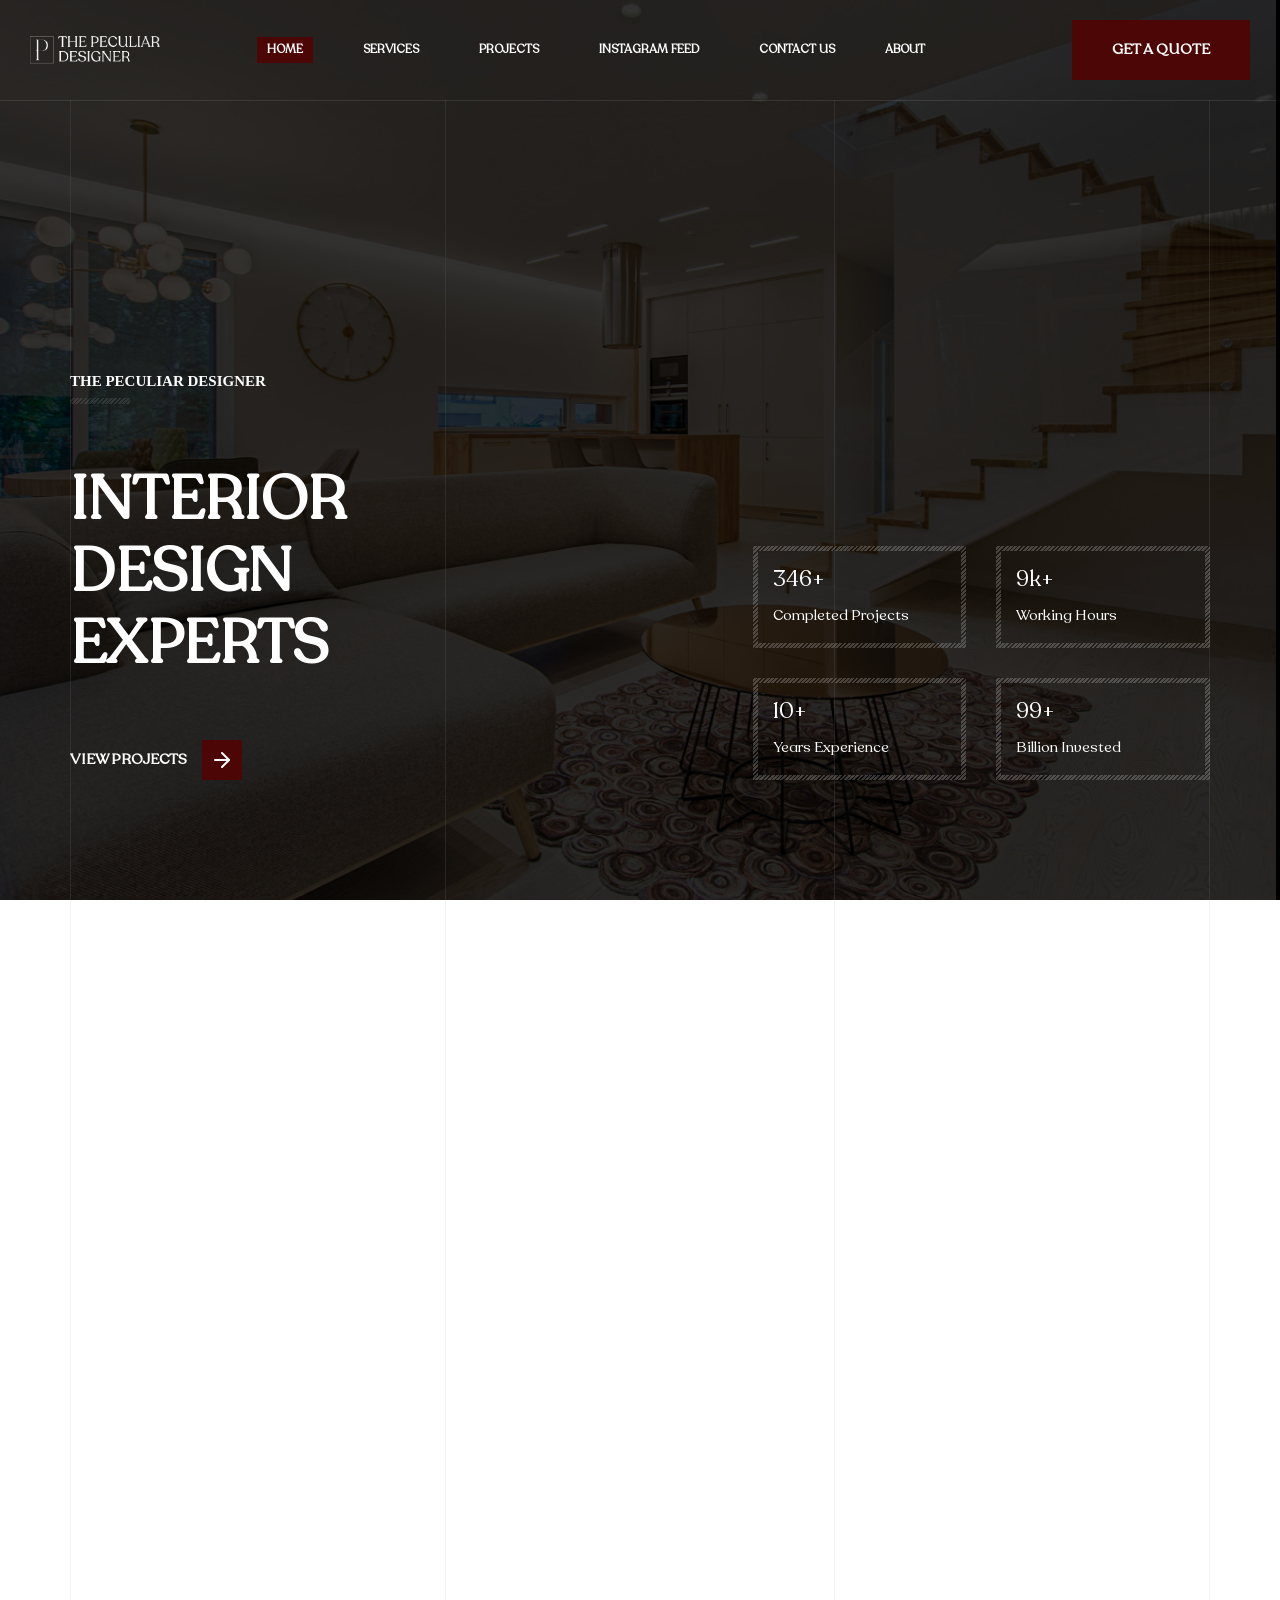
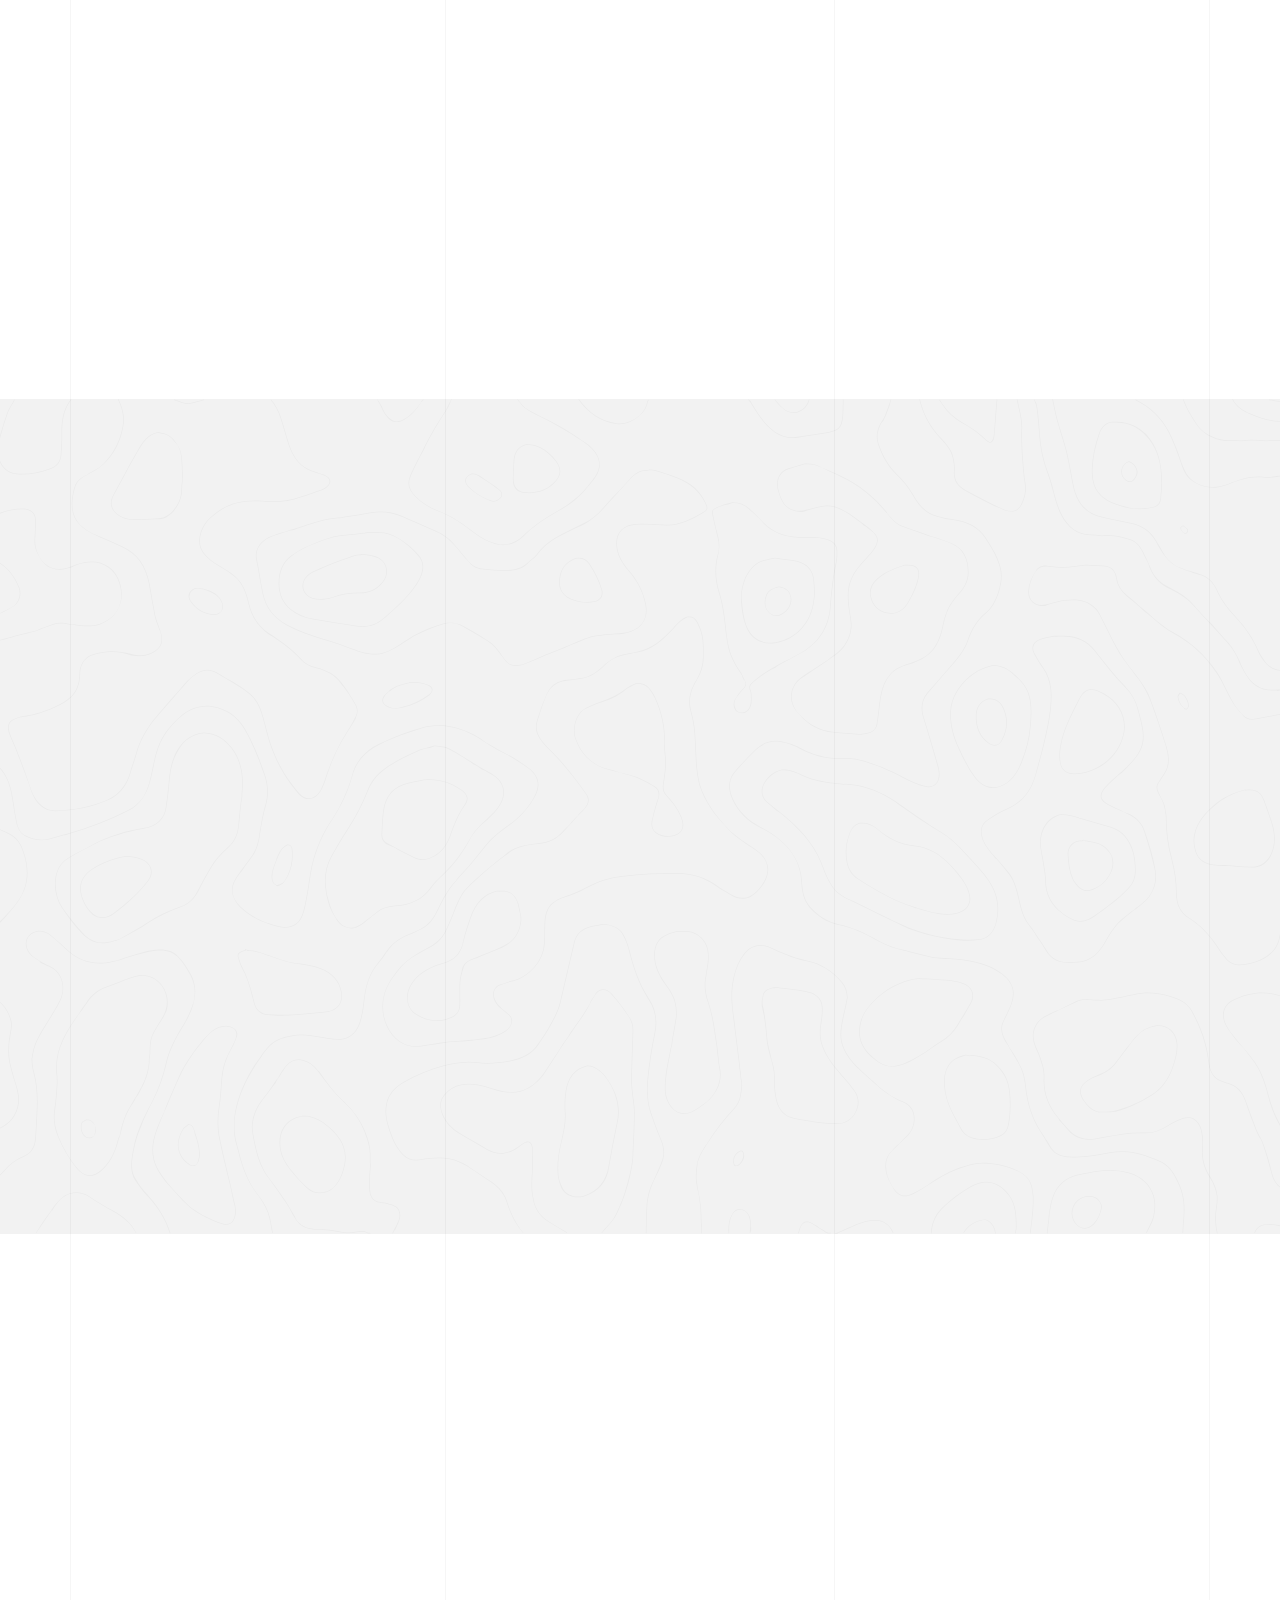
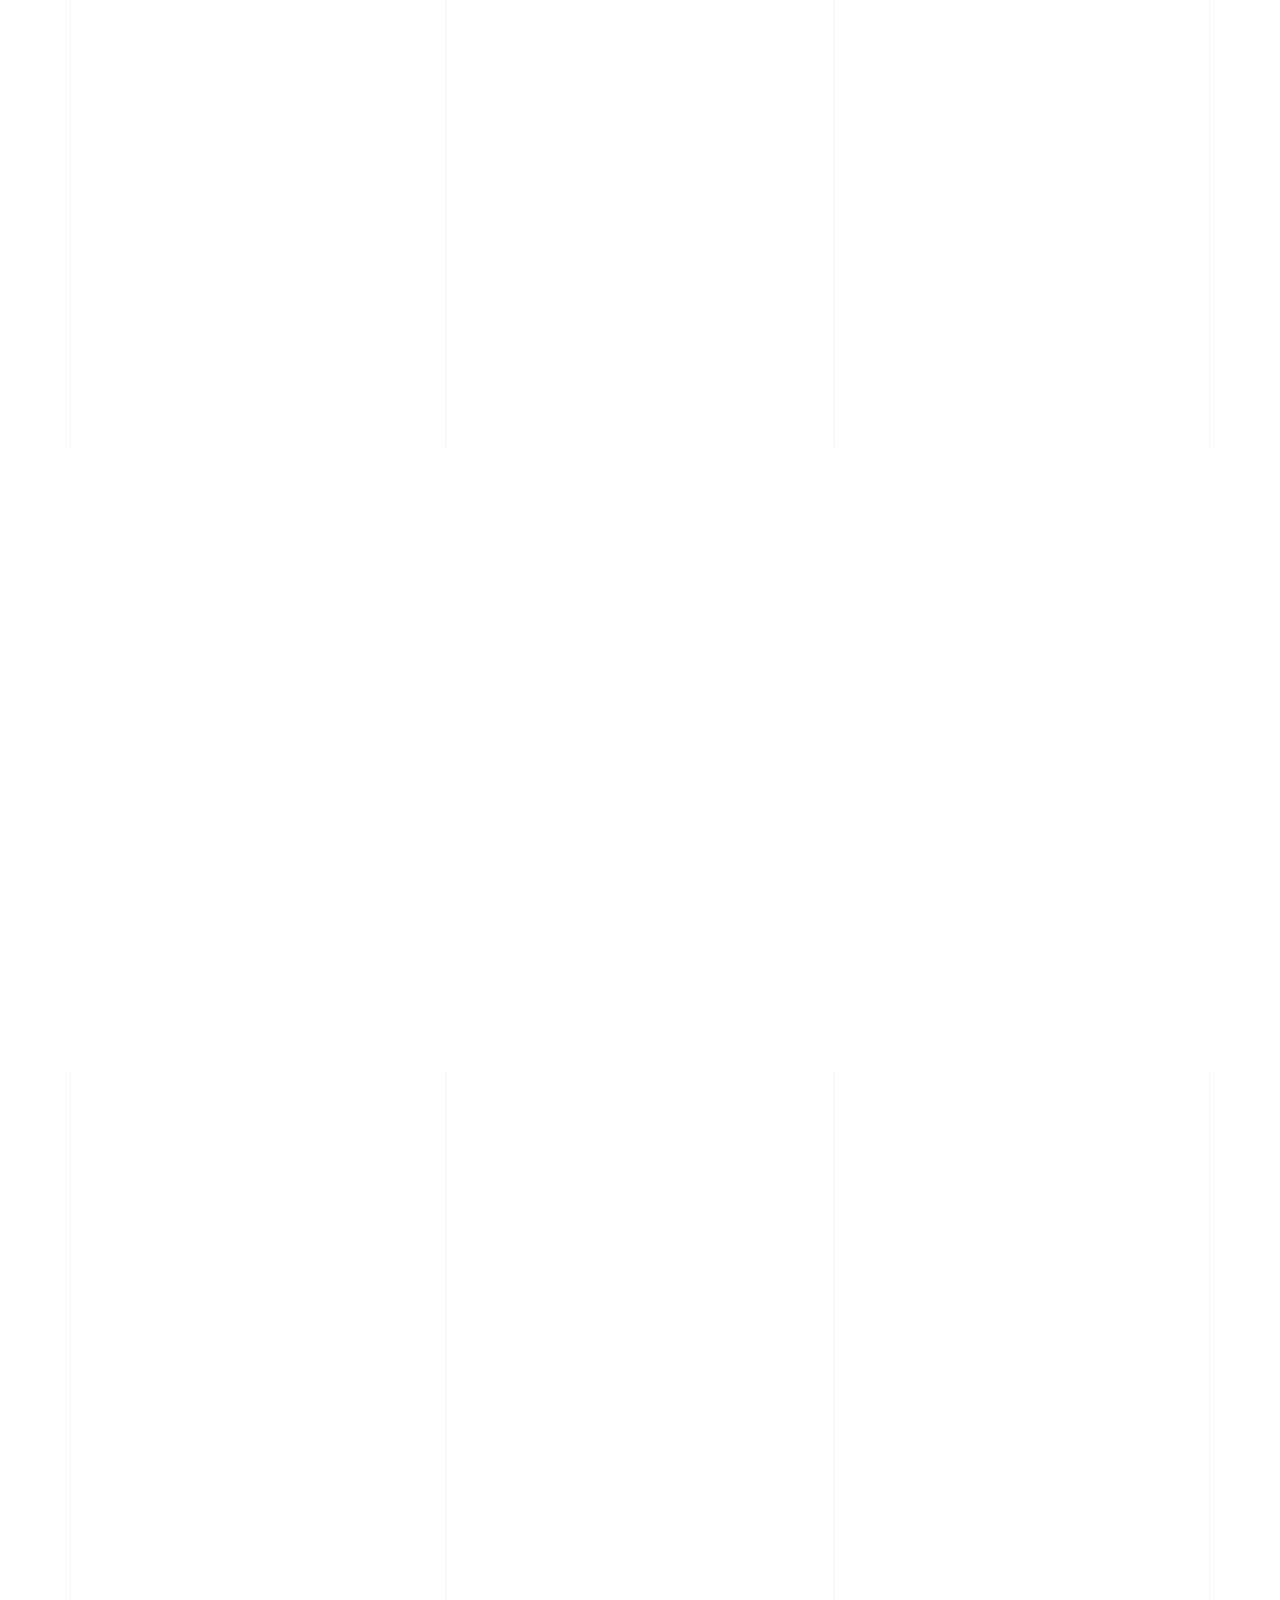
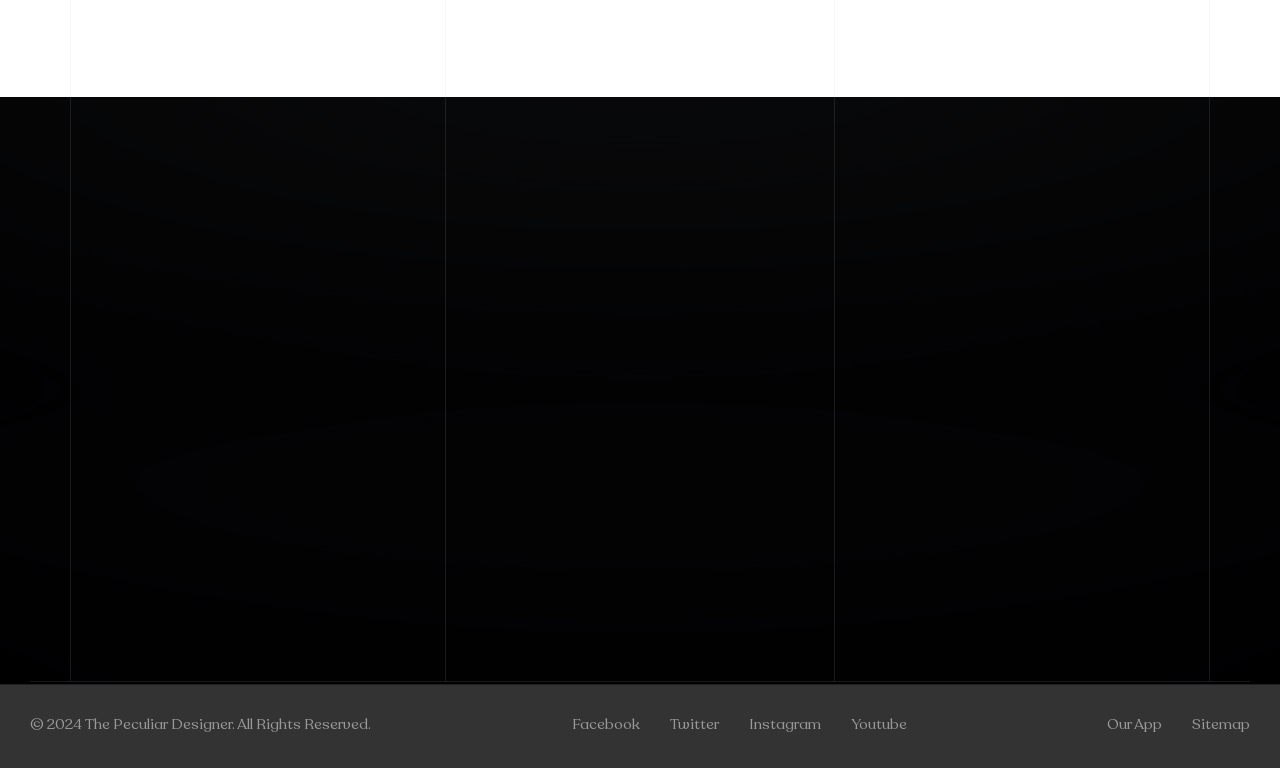
<file: index.html>
<!DOCTYPE html>
<html lang="en-US">

<head>

    <meta charset="UTF-8">
    <meta name="viewport" content="width=device-width, initial-scale=1.0">
    <meta http-equiv="X-UA-Compatible" content="ie=edge">

    <!-- bootstrap grid css -->
    <link rel="stylesheet" href="css/plugins/bootstrap-grid.css">
    <!-- font awesome css -->
    <link rel="stylesheet" href="css/plugins/font-awesome.min.css">
    <!-- swiper css -->
    <link rel="stylesheet" href="css/plugins/swiper.min.css">
    <!-- magnific css -->
    <link rel="stylesheet" href="css/plugins/magnific-popup.css">
    <!-- ruizarch css -->
    <link rel="stylesheet" href="css/style.css">
    <!-- page name -->
    <title>THE PECULIAR DESIGNER</title>

</head>

<body>

    <!-- wrapper -->
    <div class="mil-wrapper">

        <div class="mil-progress-track">
            <div class="mil-progress"></div>
        </div>

        <!-- top bar -->
        <div class="mil-top-panel">
            <div class="container-fluid">
                <div class="mil-top-panel-content">
                    <a href="index.html" class="mil-logo">
                        <img src="img/logo/mainLogo.png" alt="Logo" style="width: 130px;">
                    </a>

                    <div class="mil-navigation">
                        <nav>
                            <ul>
                                <li class="mil-has-children mil-active">
                                    <a href="index.html">Home</a>
                                    <!-- <ul>
                                        <li><a href="home-1.html">Type 1</a></li>
                                        <li><a href="home-2.html">Type 2</a></li>
                                        <li><a href="home-3.html">Type 3</a></li>
                                    </ul> -->
                                </li>
                                <li class="mil-has-children">
                                    <a href="services.html">Services</a>
                                    <!-- <ul>
                                        <li><a href="services.html">Services</a></li>
                                        <li><a href="service.html">Single Service</a></li>
                                    </ul> -->
                                </li>
                                <li class="mil-has-children">
                                    <a href="portfolio.html">Projects</a>
                                    <!-- <ul>
                                        <li><a href="portfolio.html">Projects list</a></li>
                                        <li><a href="project.html">Single Project</a></li>
                                    </ul> -->
                                </li>
                                <li class="mil-has-children">
                                    <a href="blog.html">Instagram Feed</a>
                                    <!-- <ul>
                                        <li><a href="blog.html">Blog list</a></li>
                                        <li><a href="publication.html">Single Publication</a></li>
                                    </ul> -->
                                </li>
                                <li><a href="contact.html">Contact Us</a></li>
                                <li class="mil-has-children">
                                    <a href="about.html">About</a>
                                </li>
                                    <!-- <a href="#.">Other</a>
                                    <ul>
                                        <li><a href="team.html">Team</a></li>
                                        <li><a href="team-member.html">Team Member</a></li>
                                        <li><a href="coming-soon.html">Coming Soon</a></li>
                                        <li><a href="404.html">404</a></li>
                                    </ul> -->
                            </ul>
                        </nav>
                    </div>

                    <!-- right buttons -->
                    <div class="mil-top-panel-buttons">
                        <a href="#" class="mil-button mil-sm">Get a Quote</a>
                        <div class="mil-menu-btn">
                            <span></span>
                        </div>
                    </div>
                    <!-- right buttons end -->

                </div>

            </div>
        </div>
        <!-- top bar end -->

        <!-- content -->
        <div id="content">

            <!-- banner -->
            <section class="mil-banner">
                <img src="img/covers/hero.jpg" class="mil-bg-img mil-scale" data-value-1=".4" data-value-2="1.4" alt="image">
                <div class="mil-overlay"></div>
                <div class="container">
                    <div class="mil-background-grid mil-top-space"></div>
                    <div class="mil-banner-content">
                        <div class="row align-items-end">
                            <div class="col-xl-7">

                                <div class="mil-mb-90">
                                    <span class="mil-suptitle mil-light mil-upper mil-mb-60">THE PECULIAR DESIGNER</span>
                                    <h1 class="mil-upper mil-light mil-mb-60">INTERIOR<br><span class="mil-accent">Design</span><br>EXPERTS</h1>
                                    <a href="portfolio.html" class="mil-link mil-light mil-upper">View Projects <span class="mil-arrow"><img src="img/icons/1.svg" alt="arrow"></span></a>
                                </div>

                            </div>
                            <div class="col-xl-5">
                                <div class="row mil-mb-60">
                                    <div class="col-6">

                                        <div class="mil-counter-frame mil-light mil-mb-30">
                                            <h4 class="mil-accent mil-thin mil-mb-10"><span class="mil-counter" data-number="346">0</span>+</h4>
                                            <p class="mil-light">Completed <br>Projects</p>
                                        </div>

                                    </div>
                                    <div class="col-6">

                                        <div class="mil-counter-frame mil-light mil-mb-30">
                                            <h4 class="mil-accent mil-thin mil-mb-10"><span class="mil-counter" data-number="9">0</span>k+</h4>
                                            <p class="mil-light">Working <br>Hours</p>
                                        </div>

                                    </div>
                                    <div class="col-6">

                                        <div class="mil-counter-frame mil-light mil-mb-30">
                                            <h4 class="mil-accent mil-thin mil-mb-10"><span class="mil-counter" data-number="10">0</span>+</h4>
                                            <p class="mil-light">Years <br>Experience</p>
                                        </div>

                                    </div>
                                    <div class="col-6">

                                        <div class="mil-counter-frame mil-light mil-mb-30">
                                            <h4 class="mil-accent mil-thin mil-mb-10"><span class="mil-counter" data-number="99">0</span>+</h4>
                                            <p class="mil-light">Billion <br>Invested</p>
                                        </div>

                                    </div>
                                </div>
                            </div>
                        </div>
                    </div>
                </div>
            </section>
            <!-- banner end -->

            <!-- partners -->
            <!-- <div class="mil-partners">
                <div class="container mil-p-120-120">
                    <div class="mil-background-grid mil-softened"></div>
                    <div class="swiper-container mil-infinite-show mil-up">
                        <div class="swiper-wrapper">
                            <div class="swiper-slide">
                                <a href="#." class="mil-partner-frame"><img src="img/logo/logo-p version 2-01.png" alt="logo"></a>
                            </div>
                            <div class="swiper-slide">
                                <a href="#." class="mil-partner-frame"><img src="img/logo/logo-p version 2-01.png" alt="logo"></a>
                            </div>
                            <div class="swiper-slide">
                                <a href="#." class="mil-partner-frame"><img src="img/logo/logo-p version 2-01.png" alt="logo"></a>
                            </div>
                            <div class="swiper-slide">
                                <a href="#." class="mil-partner-frame"><img src="img/logo/logo-p version 2-01.png" alt="logo"></a>
                            </div>
                            <div class="swiper-slide">
                                <a href="#." class="mil-partner-frame"><img src="img/logo/logo-p version 2-01.png" alt="logo"></a>
                            </div>
                            <div class="swiper-slide">
                                <a href="#." class="mil-partner-frame"><img src="img/logo/logo-p version 2-01.png" alt="logo"></a>
                            </div>
                        </div>
                    </div>
                </div>
            </div> -->
            <!-- partners end -->

            <!-- about -->
            <section>
                <div class="container mil-p-0-30">
                    <div class="mil-background-grid mil-softened"></div>
                    <div class="row justify-content-between align-items-center flex-sm-row-reverse">
                        <div class="col-lg-5">

                            <div class="mil-mb-90">
                                <span class="mil-suptitle mil-upper mil-up mil-mb-30">
                                    About Us</span>
                                <h2 class="mil-upper mil-up mil-mb-30">Great experience</h2>
                                <p class="mil-up mil-mb-40">We are a multidisciplinary firm dedicated to supporting you throughout your renovation journey, from the initial design stage to the final completion. Our expert team is available to offer guidance on both residential and commercial projects, regardless of their size.</p>
                                <a href="https://vimeo.com/25428289" class="mil-link mil-upper mil-up has-popup-video">Learn More <span class="mil-arrow"><img src="img/icons/2.svg" alt="arrow"></span></a>
                            </div>

                        </div>
                        <div class="col-lg-6">

                            <div class="mil-illustration mil-up mil-mb-90">
                                <div class="mil-image-frame">
                                    <img src="img/covers/modern-interior-designs-1024x683.jpg" alt="image" class="mil-scale" data-value-1="1" data-value-2="1.3">
                                </div>
                                <div class="mil-about-counter">
                                    <h1 class="mil-counter mil-right mil-mb-10" data-number="8">0</h1>
                                    <h5 class="mil-upper mil-right"><span class="mil-marker">Years</span> of <br>successful <br>work</h5>
                                </div>
                            </div>

                        </div>
                    </div>
                </div>
            </section>
            <!-- about end -->

            <!-- ideas -->
            <section>
                <div class="container mil-p-0-90">
                    <div class="mil-background-grid mil-softened"></div>
                    <div class="row justify-content-between">
                        <div class="col-lg-6">

                            <div>
                                <span class="mil-suptitle mil-upper mil-up mil-mb-30">The Peculiar Purpose</span>
                                <h2 class="mil-upper mil-up mil-mb-40">we turn ideas into works of art</h2>
                                <a href="about.html" class="mil-link mil-upper mil-up">More About Us <span class="mil-arrow"><img src="img/icons/1.svg" alt="arrow"></span></a>
                            </div>

                        </div>
                        <div class="col-lg-5 mil-mt-suptitle-offset">

                            <p class="mil-up mil-mb-60">Lorem ipsum dolor sit amet, consectetur adipiscing elit, sed do eiusmod tempor incididunt ut labore et dolore magna aliqua quis ipsum suspendisse ultrices gravida.</p>

                            <div class="row">
                                <div class="col-sm-4">

                                    <a href="service.html" class="mil-icon-box mil-sm-center mil-mb-30">
                                        <div class="mil-icon mil-icon-accent-bg mil-up mil-mb-30">
                                            <img src="img/icons/3.svg" alt="icon">
                                        </div>
                                        <h6 class="mil-upper mil-up">Architecture</h6>
                                    </a>

                                </div>
                                <div class="col-sm-4">

                                    <a href="service.html" class="mil-icon-box mil-sm-center mil-mb-30">
                                        <div class="mil-icon mil-icon-accent-bg mil-up mil-mb-30">
                                            <img src="img/icons/lamp.png" alt="icon">
                                        </div>
                                        <h6 class="mil-upper mil-up">Interiors</h6>
                                    </a>

                                </div>
                                <div class="col-sm-4">

                                    <a href="service.html" class="mil-icon-box mil-sm-center mil-mb-30">
                                        <div class="mil-icon mil-icon-accent-bg mil-up mil-mb-30">
                                            <img src="img/icons/5.svg" alt="icon">
                                        </div>
                                        <h6 class="mil-upper mil-up">Planning</h6>
                                    </a>

                                </div>
                            </div>

                        </div>
                    </div>
                </div>
            </section>
            <!-- ideas end -->

            <!-- services -->
            <section class="mil-soft-bg mil-relative">
                <img src="img/other/bg.svg" class="mil-bg-img" alt="image">
                <div class="container mil-p-120-90">
                    <div class="mil-background-grid mil-softened"></div>

                    <div class="row">
                        <div class="col-12">

                            <div class="mil-center mil-mb-90">
                                <span class="mil-suptitle mil-upper mil-up mil-mb-30">Services</span>
                                <h2 class="mil-upper mil-up">What We Do</h2>
                            </div>

                        </div>
                        <div class="col-lg-4">

                            <a href="service.html" class="mil-service-card mil-up mil-mb-30">
                                <div class="mil-card-number">01.</div>
                                <div class="mil-center">
                                    <div class="mil-icon mil-icon-lg mil-mb-30">
                                        <img src="img/icons/3.svg" alt="icon">
                                    </div>
                                    <h4 class="mil-upper mil-mb-20">2D Layouts</h4>
                                    <div class="mil-divider-sm mil-mb-20"></div>
                                    <p class="mil-service-text">The initial stage of a project involves optimizing the layout for enhanced functionality and seamless flow.</p>
                                    <div class="mil-go-buton mil-icon mil-icon-lg mil-icon-accent-bg">
                                        <img src="img/icons/1.svg" alt="icon">
                                    </div>
                                </div>
                            </a>

                        </div>
                        <div class="col-lg-4">

                            <a href="service.html" class="mil-service-card mil-up mil-mb-30">
                                <div class="mil-card-number">02.</div>
                                <div class="mil-center">
                                    <div class="mil-icon mil-icon-lg mil-mb-30">
                                        <img src="img/icons/5.svg" alt="icon">
                                    </div>
                                    <h4 class="mil-upper mil-mb-20">
                                        Shopping Lists</h4>
                                    <div class="mil-divider-sm mil-mb-20"></div>
                                    <p class="mil-service-text">You can easily share our interactive shopping lists, making it super simple to give feedback on furniture items and designs. </p>
                                    <div class="mil-go-buton mil-icon mil-icon-lg mil-icon-accent-bg">
                                        <img src="img/icons/1.svg" alt="icon">
                                    </div>
                                </div>
                            </a>

                        </div>
                        <div class="col-lg-4">

                            <a href="service.html" class="mil-service-card mil-up mil-mb-30">
                                <div class="mil-card-number">03.</div>
                                <div class="mil-center">
                                    <div class="mil-icon mil-icon-lg mil-mb-30">
                                        <img src="img/icons/4.svg" alt="icon">
                                    </div>
                                    <h4 class="mil-upper mil-mb-20">3D designs</h4>
                                    <div class="mil-divider-sm mil-mb-20"></div>
                                    <p class="mil-service-text">With our advanced software, we are able to provide you with a lifelike visualisation of your space, allowing....</p>
                                    <div class="mil-go-buton mil-icon mil-icon-lg mil-icon-accent-bg">
                                        <img src="img/icons/1.svg" alt="icon">
                                    </div>
                                </div>
                            </a>

                        </div>
                    </div>
                </div>
            </section>
            <!-- services end -->

            <!-- advantages -->
            <section>
                <div class="container mil-p-120-60">
                    <div class="mil-background-grid mil-softened"></div>

                    <div class="row">
                        <div class="col-12">

                            <div class="mil-center mil-mb-90">
                                <span class="mil-suptitle mil-upper mil-up mil-mb-30">Our Process</span>
                                <h2 class="mil-upper mil-up mil-mb-30">We Take Care of Everything <br>for You!</h2>
                                <p class="mil-up">Lorem ipsum dolor sit amet, consectetur adipiscing elit, sed do <br> eiusmod tempor incididunt ut labore aliqua.</p>
                            </div>

                        </div>
                        <div class="col-md-6 col-lg-3">

                            <div class="mil-advantage mil-icon-box mil-center mil-up mil-mb-60">
                                <h4 class="mil-upper mil-mb-30">Listen</h4>
                                <div class="mil-icon mil-icon-border mil-mb-30">
                                    <img src="img/icons/6.svg" alt="icon">
                                </div>
                                <p>Lorem ipsum dolor sit amet consectetur adipiscing elit, sed do eiusmod tempor incididunt.</p>
                            </div>

                        </div>
                        <div class="col-md-6 col-lg-3">

                            <div class="mil-advantage mil-icon-box mil-center mil-up mil-mb-60">
                                <h4 class="mil-upper mil-mb-30">Strategies</h4>
                                <div class="mil-icon mil-icon-border mil-mb-30">
                                    <img src="img/icons/6.svg" alt="icon">
                                </div>
                                <p>Lorem ipsum dolor sit amet consectetur adipiscing elit, sed do eiusmod tempor incididunt.</p>
                            </div>

                        </div>
                        <div class="col-md-6 col-lg-3">

                            <div class="mil-advantage mil-icon-box mil-center mil-up mil-mb-60">
                                <h4 class="mil-upper mil-mb-30">Project Work</h4>
                                <div class="mil-icon mil-icon-border mil-mb-30">
                                    <img src="img/icons/6.svg" alt="icon">
                                </div>
                                <p>Lorem ipsum dolor sit amet consectetur adipiscing elit, sed do eiusmod tempor incididunt.</p>
                            </div>

                        </div>
                        <div class="col-md-6 col-lg-3">

                            <div class="mil-advantage mil-icon-box mil-center mil-up mil-mb-60">
                                <h4 class="mil-upper mil-mb-30">Launch</h4>
                                <div class="mil-icon mil-icon-border mil-mb-30">
                                    <img src="img/icons/6.svg" alt="icon">
                                </div>
                                <p>Lorem ipsum dolor sit amet consectetur adipiscing elit, sed do eiusmod tempor incididunt.</p>
                            </div>

                        </div>

                    </div>
                </div>
            </section>
            <!-- advantages end -->

            <!-- portfolio -->
            <section>
                <div class="container-fluid">
                    <div class="row">
                        <div class="col-md-6 col-lg-3">

                            <a href="project.html" class="mil-portfolio-item mil-square-item mil-up mil-mb-30">
                                <img src="img/covers/1653916474913.jpg" alt="cover">
                                <div class="mil-project-descr">
                                    <h4 class="mil-upper mil-mb-20">Modern architecture</h4>
                                    <div class="mil-divider-sm mil-mb-20"></div>
                                    <p>Consectetur adipiscing elit, sed do eiusmod tempor incididunt ut labore aliqua.</p>
                                </div>
                            </a>

                            <a href="project.html" class="mil-portfolio-item mil-square-item mil-up mil-mb-30">
                                <img src="img/covers/65fcc82f42342ec97c53ded1_latest_residential_design_trends.png" alt="cover">
                                <div class="mil-project-descr">
                                    <h4 class="mil-upper mil-mb-20">Ice castle</h4>
                                    <div class="mil-divider-sm mil-mb-20"></div>
                                    <p>Consectetur adipiscing elit, sed do eiusmod tempor incididunt ut labore aliqua.</p>
                                </div>
                            </a>

                        </div>
                        <div class="col-md-6 col-lg-3">

                            <a href="project.html" class="mil-portfolio-item mil-long-item mil-up mil-mb-30">
                                <img src="img/covers/7-Elements-of-Interior-Designing-Cover-23-04.jpg" alt="cover">
                                <div class="mil-project-descr">
                                    <h4 class="mil-upper mil-mb-20">Cubism</h4>
                                    <div class="mil-divider-sm mil-mb-20"></div>
                                    <p>Consectetur adipiscing elit, sed do eiusmod tempor incididunt ut labore aliqua.</p>
                                </div>
                            </a>

                        </div>
                        <div class="col-md-6 col-lg-3">

                            <a href="project.html" class="mil-portfolio-item mil-square-item mil-up mil-mb-30">
                                <img src="img/covers/living-room-2732939_1280.jpg" alt="cover">
                                <div class="mil-project-descr">
                                    <h4 class="mil-upper mil-mb-20">Horizontal elevator</h4>
                                    <div class="mil-divider-sm mil-mb-20"></div>
                                    <p>Consectetur adipiscing elit, sed do eiusmod tempor incididunt ut labore aliqua.</p>
                                </div>
                            </a>

                            <a href="project.html" class="mil-portfolio-item mil-square-item mil-up mil-mb-30">
                                <img src="img/covers/living-room-pendant-light.jpg" alt="cover">
                                <div class="mil-project-descr">
                                    <h4 class="mil-upper mil-mb-20">Home Decor</h4>
                                    <div class="mil-divider-sm mil-mb-20"></div>
                                    <p>Consectetur adipiscing elit, sed do eiusmod tempor incididunt ut labore aliqua.</p>
                                </div>
                            </a>

                        </div>
                        <div class="col-md-6 col-lg-3">

                            <a href="project.html" class="mil-portfolio-item mil-long-item mil-up mil-mb-30">
                                <img src="img/covers/hero.jpg" alt="cover">
                                <div class="mil-project-descr">
                                    <h4 class="mil-upper mil-mb-20">Modern architecture</h4>
                                    <div class="mil-divider-sm mil-mb-20"></div>
                                    <p>Consectetur adipiscing elit, sed do eiusmod tempor incididunt ut labore aliqua.</p>
                                </div>
                            </a>

                        </div>
                    </div>
                </div>
            </section>
            <!-- portfolio end -->

            <!-- how we work -->
            <section>
                <div class="container mil-p-90-60">
                    <div class="mil-background-grid mil-softened"></div>

                    <div class="row">
                        <div class="col-12">

                            <div class="mil-center mil-mb-90">
                                <span class="mil-suptitle mil-upper mil-up mil-mb-30">How We Work</span>
                                <h2 class="mil-upper mil-up">This is How Magic Happens</h2>
                            </div>

                        </div>
                        <div class="col-lg-4">

                            <div class="mil-hww mil-icon-box mil-up mil-mb-60">
                                <div class="mil-icon mil-icon-border mil-mb-30">
                                    <img src="img/icons/7.svg" alt="icon">
                                </div>
                                <h4 class="mil-upper mil-mb-20">High Efficiency</h4>
                                <div class="mil-divider-sm mil-mb-20"></div>
                                <p>Lorem ipsum dolor sit amet, consectetur adipiscing elit, sed do eiusmod tempor incididunt ut labore aliqua.</p>
                            </div>

                        </div>
                        <div class="col-lg-4">

                            <div class="mil-hww mil-icon-box mil-up mil-mb-60">
                                <div class="mil-icon mil-icon-border mil-mb-30">
                                    <img src="img/icons/8.svg" alt="icon">
                                </div>
                                <h4 class="mil-upper mil-mb-20">Team of Experts</h4>
                                <div class="mil-divider-sm mil-mb-20"></div>
                                <p>Lorem ipsum dolor sit amet, consectetur adipiscing elit, sed do eiusmod tempor incididunt ut labore aliqua.</p>
                            </div>

                        </div>
                        <div class="col-lg-4">

                            <div class="mil-hww mil-icon-box mil-up mil-mb-60">
                                <div class="mil-icon mil-icon-border mil-mb-30">
                                    <img src="img/icons/9.svg" alt="icon">
                                </div>
                                <h4 class="mil-upper mil-mb-20">Technology</h4>
                                <div class="mil-divider-sm mil-mb-20"></div>
                                <p>Lorem ipsum dolor sit amet, consectetur adipiscing elit, sed do eiusmod tempor incididunt ut labore aliqua.</p>
                            </div>

                        </div>
                    </div>
                </div>
            </section>
            <!-- how we work end -->

            <!-- <section>
                <div class="container mil-p-0-60">
                    <div class="mil-background-grid mil-softened"></div>

                    <div class="row">
                        <div class="col-12">

                            <div class="mil-center mil-mb-90">
                                <span class="mil-suptitle mil-upper mil-up mil-mb-30">Insights</span>
                                <h2 class="mil-upper mil-up mil-mb-30">Ideas and News</h2>
                                <a href="blog.html" class="mil-link mil-upper mil-up">See All <span class="mil-arrow"><img src="img/icons/1.svg" alt="arrow"></span></a>
                            </div>

                        </div>
                        <div class="col-lg-6">

                            <a href="publication.html" class="mil-blog-card mil-mb-60">
                                <div class="mil-cover mil-up mil-long">
                                    <img src="img/covers/blog1.jpg" alt="cover">
                                    <div class="mil-date">11.09.2023</div>
                                </div>
                                <div class="mil-description">
                                    <span class="mil-suptitle mil-upper mil-up mil-mb-30">Urban</span>
                                    <h4 class="mil-upper mil-up mil-mb-30">Tips for Planning a Project</h4>
                                    <p class="mil-up">Lorem ipsum dolor sit amet, consectetur adipiscing elit, sed do eiusmod tempor incididunt ut labore et dolore magna.</p>
                                </div>
                            </a>

                        </div>
                        <div class="col-lg-6">

                            <a href="publication.html" class="mil-blog-card mil-mb-60">
                                <div class="mil-cover mil-up mil-long">
                                    <img src="img/covers/blog2.jpg" alt="cover">
                                    <div class="mil-date">11.09.2023</div>
                                </div>
                                <div class="mil-description">
                                    <span class="mil-suptitle mil-upper mil-up mil-mb-30">Perspectives</span>
                                    <h4 class="mil-upper mil-up mil-mb-30">Design a perfect home</h4>
                                    <p class="mil-up">Lorem ipsum dolor sit amet, consectetur adipiscing elit, sed do eiusmod tempor incididunt ut labore et dolore magna.</p>
                                </div>
                            </a>

                        </div>
                    </div>
                </div>
            </section> -->

            <!-- core -->

            <!-- core end -->

            <!-- footer -->
            <footer class="mil-relative">
                <img src="img/covers/abstract-luxury-blur-dark-grey-black-gradient-used-as-background-studio-wall-display-your-products.jpg" class="mil-bg-img mil-parallax" alt="image" style="object-position: top;" data-value-1="-25%" data-value-2="23%">
                <div class="mil-overlay"></div>
                <div class="container mil-p-120-90">
                    <div class="mil-background-grid"></div>
                    <div class="row align-items-end">
                        <div class="col-lg-8">
                            <div class="row">
                                <div class="col-12">

                                    <div class="mil-footer-navigation mil-up mil-mb-90">
                                        <nav>
                                            <ul>
                                                <li class="mil-active">
                                                    <a href="about.html">About</a>
                                                </li>
                                                <li >
                                                    <a href="services.html">Services</a>
                                                </li>
                                                <li>
                                                    <a href="portfolio.html">Projects</a>
                                                </li>
                                                <li>
                                                    <a href="blog.html">Instagram Feed</a>
                                                </li>
                                                <li>
                                                    <a href="contact.html">Contact</a>
                                                </li>
                                                <li>
                                                    <a href="team.html">Our Story</a>
                                                </li>
                                                <li>
                                                    <a href="faqs.html">FAQ's</a>
                                                </li>
                                            </ul>
                                        </nav>
                                    </div>

                                </div>
                                <div class="col-md-6 col-lg-6 col-xl-3">

                                    <span class="mil-suptitle mil-light mil-upper mil-up mil-mb-30">Huddersfield Office</span>
                                    <p class="mil-text-sm mil-up mil-light-soft mil-mb-30">92 New N Rd, <br>Huddersfield HD1 5QP <br>info@thepeculiardesigner.co.uk <br>01484 361187</p>

                                </div>
                                <!-- <div class="col-md-6 col-lg-6 col-xl-3">

                                    <span class="mil-suptitle mil-light mil-upper mil-up mil-mb-30">Chicago</span>
                                    <p class="mil-text-sm mil-up mil-light-soft mil-mb-30">10233 Gaillard Lake Est <br>Suite 420 <br>Houston, TX 75169 <br>(903) 560 - 9830</p>

                                </div>
                                <div class="col-md-6 col-lg-6 col-xl-3">

                                    <span class="mil-suptitle mil-light mil-upper mil-up mil-mb-30">Harriman</span>
                                    <p class="mil-text-sm mil-up mil-light-soft mil-mb-30">5 Harriman Woods Dr <br>Suite 702 <br>New York, NY 10926 <br>(570) 253 - 2853</p>

                                </div>
                                <div class="col-md-6 col-lg-6 col-xl-3">

                                    <span class="mil-suptitle mil-light mil-upper mil-up mil-mb-30">Largo</span>
                                    <p class="mil-text-sm mil-up mil-light-soft mil-mb-30">1071 Donegan Rd <br>Suite 1300 <br>Florida, FL 33771 <br>(727) 223 - 5371</p>

                                </div> -->
                            </div>
                        </div>
                        <div class="col-lg-4">

                            <a href="home-1.html" class="mil-footer-logo mil-up mil-mb-30">
                                <img src="img/logo/mainLogo.png" alt="Logo" style="width: 250px">
                            </a>

                        </div>

                    </div>
                </div>
                <div class="container-fluid">

                    <div class="mil-footer-bottom">
                        <p class="mil-light-soft mil-mb-15">© 2024 The Peculiar Designer. All Rights Reserved.</p>
                        <ul class="mil-light-soft mil-mb-15">
                            <li><a href="#.">Facebook</a></li>
                            <li><a href="#.">Twitter</a></li>
                            <li><a href="#.">Instagram</a></li>
                            <li><a href="#.">Youtube</a></li>
                        </ul>
                        <ul class="mil-light-soft mil-mb-15">
                            <li><a href="#.">Our App</a></li>
                            <li><a href="#.">Sitemap</a></li>
                        </ul>
                    </div>

                </div>
            </footer>
            <!-- footer end -->

        </div>
        <!-- content -->
    </div>
    <!-- wrapper end -->

    <!-- jQuery js -->
    <script src="js/plugins/jquery.min.js"></script>
    <!-- swiper js -->
    <script src="js/plugins/swiper.min.js"></script>
    <!-- gsap js -->
    <script src="js/plugins/gsap.min.js"></script>
    <!-- imagesloaded js -->
    <script src="js/plugins/imagesloaded.pkgd.js"></script>
    <!-- isotope js -->
    <script src="js/plugins/isotope.min.js"></script>
    <!-- scroll smoother -->
    <script src="js/plugins/smooth-scroll.js"></script>
    <!-- scroll trigger js -->
    <script src="js/plugins/ScrollTrigger.min.js"></script>
    <!-- magnific js -->
    <script src="js/plugins/magnific-popup.js"></script>
    <!-- ruizarch js -->
    <script src="js/main.js"></script>

</body>

</html>
</file>
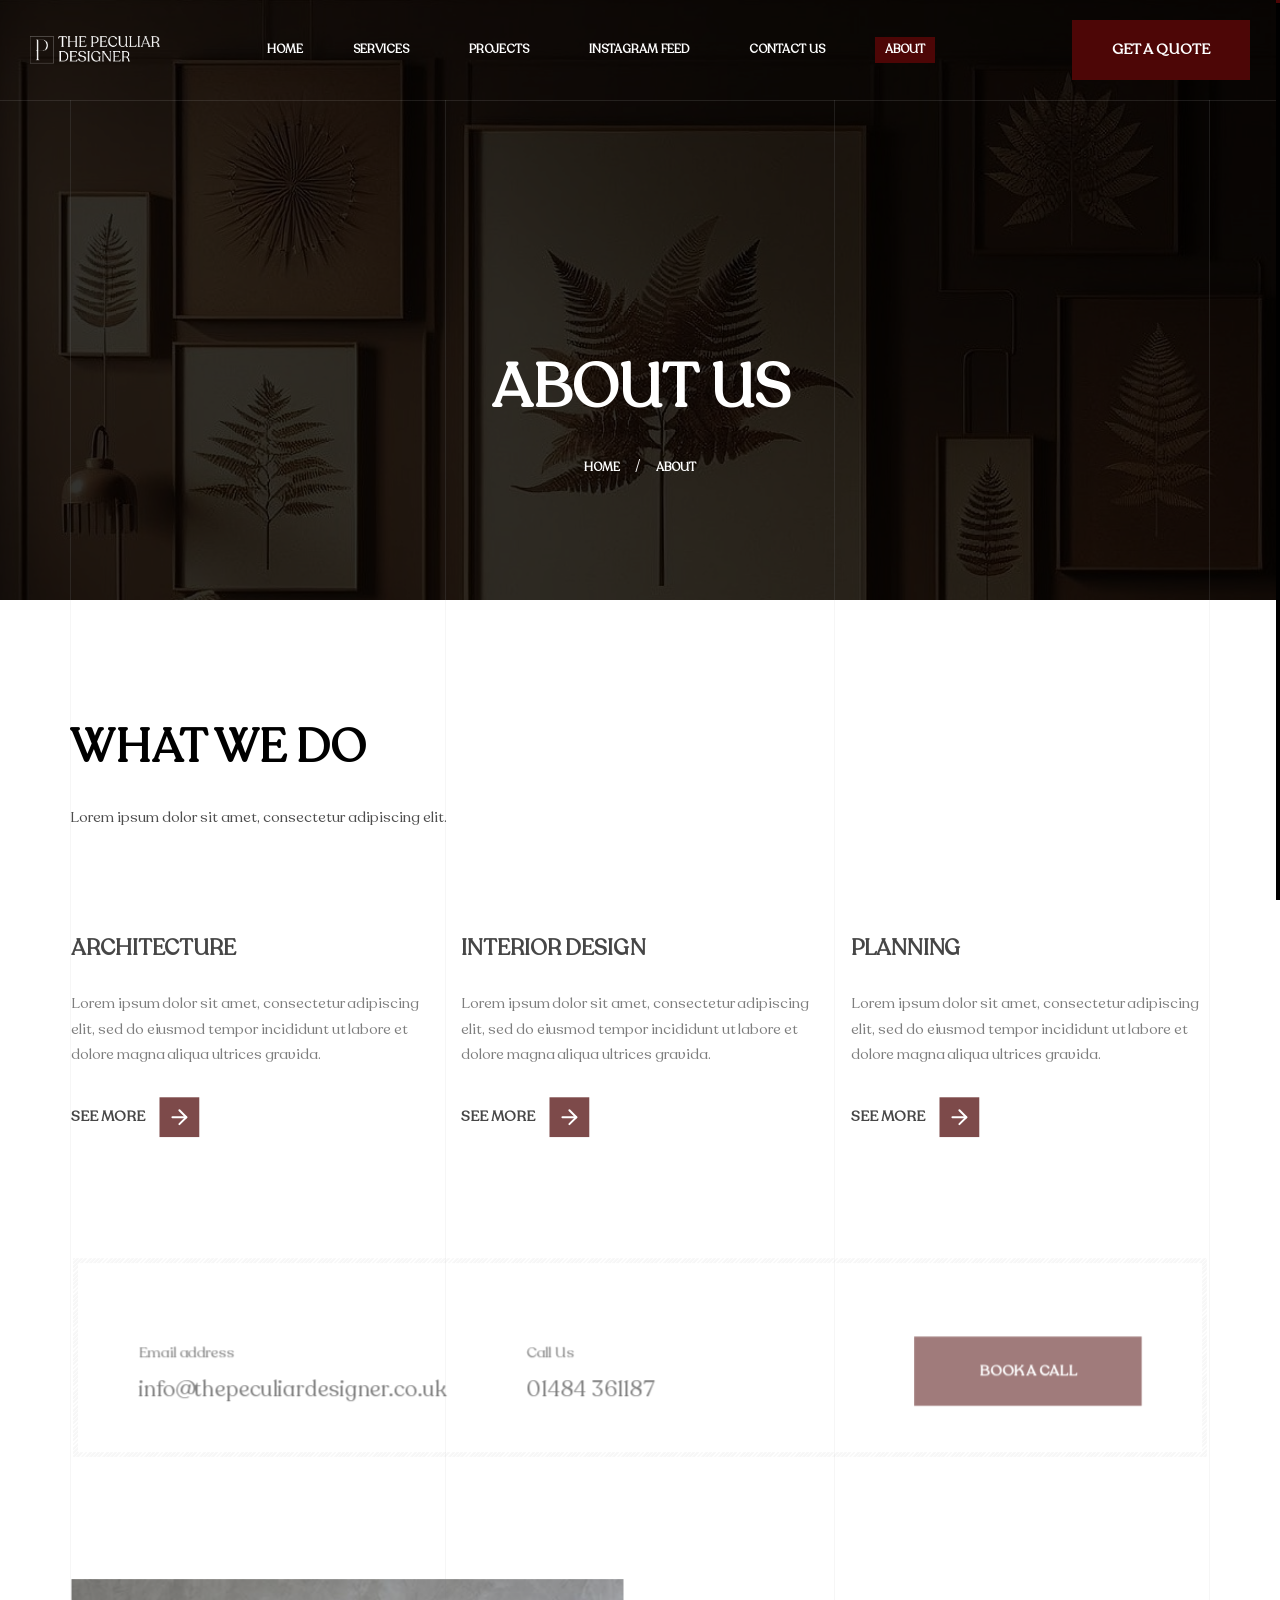
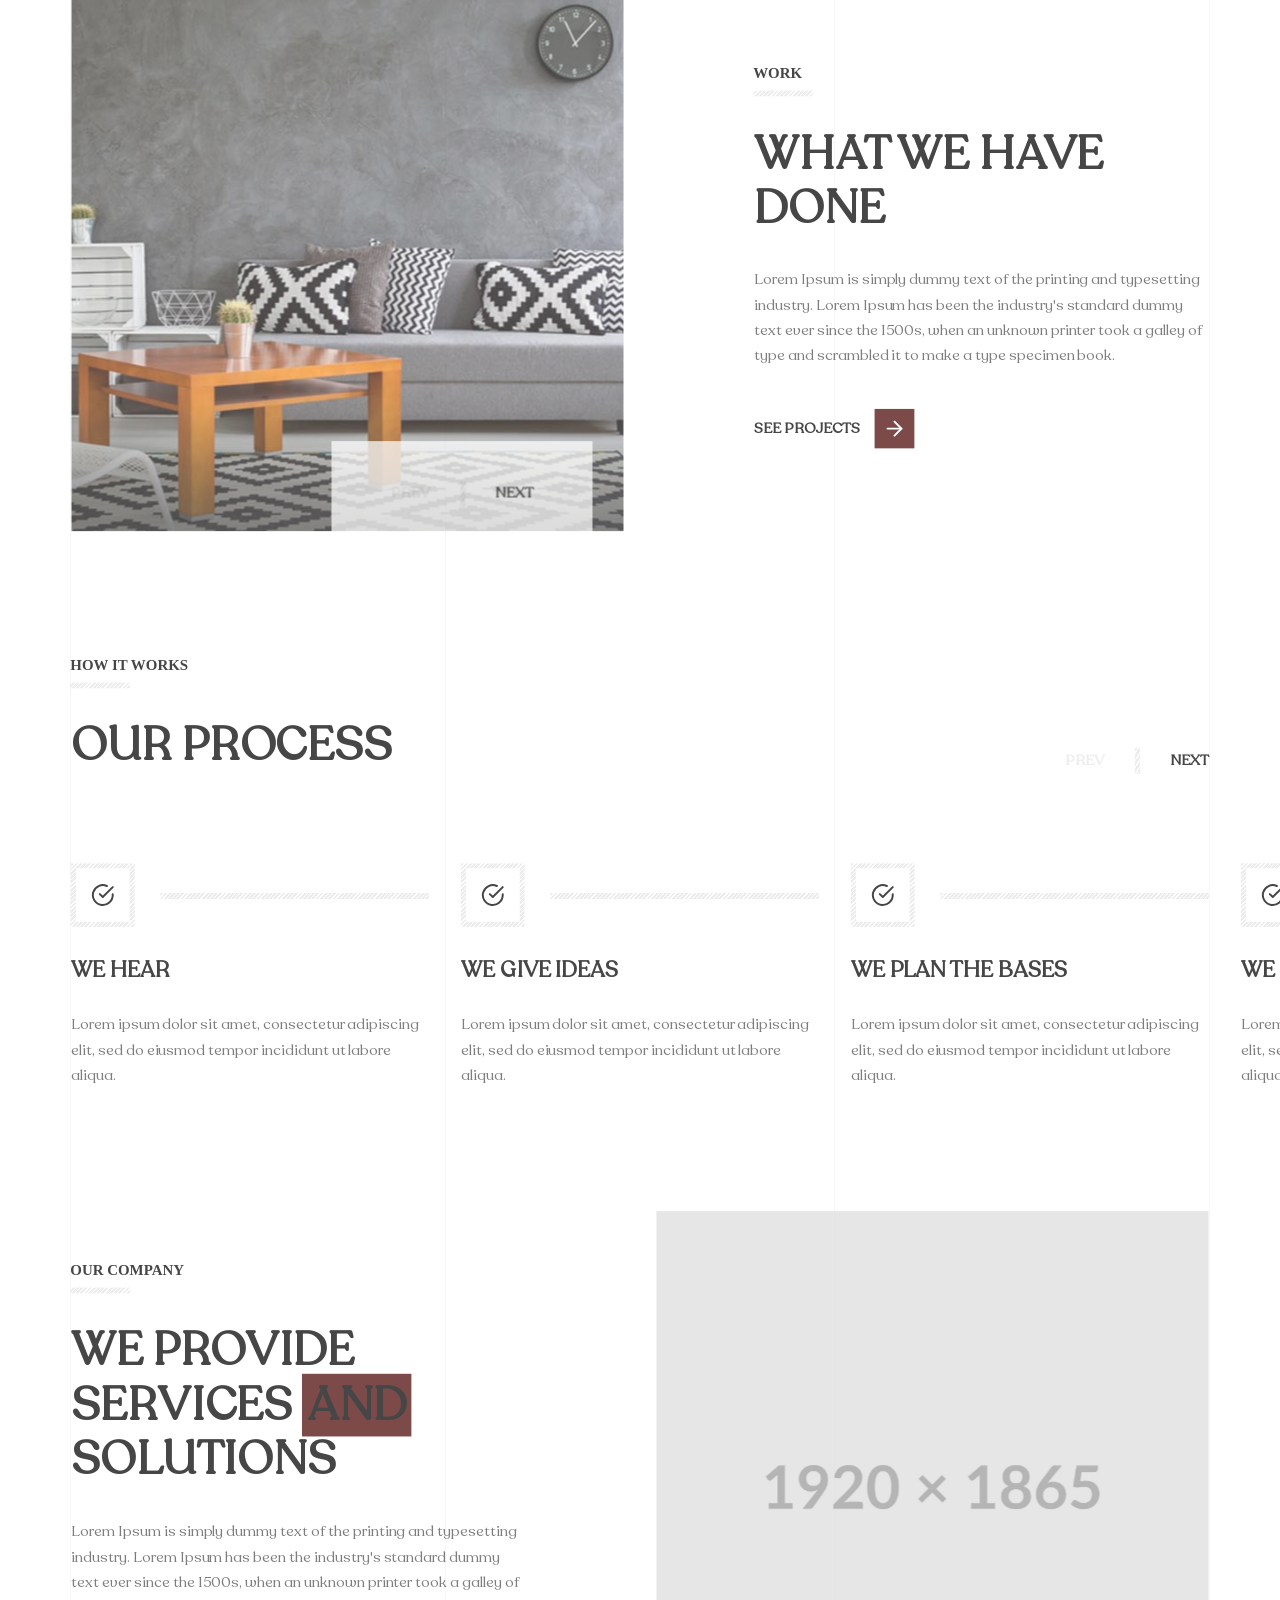
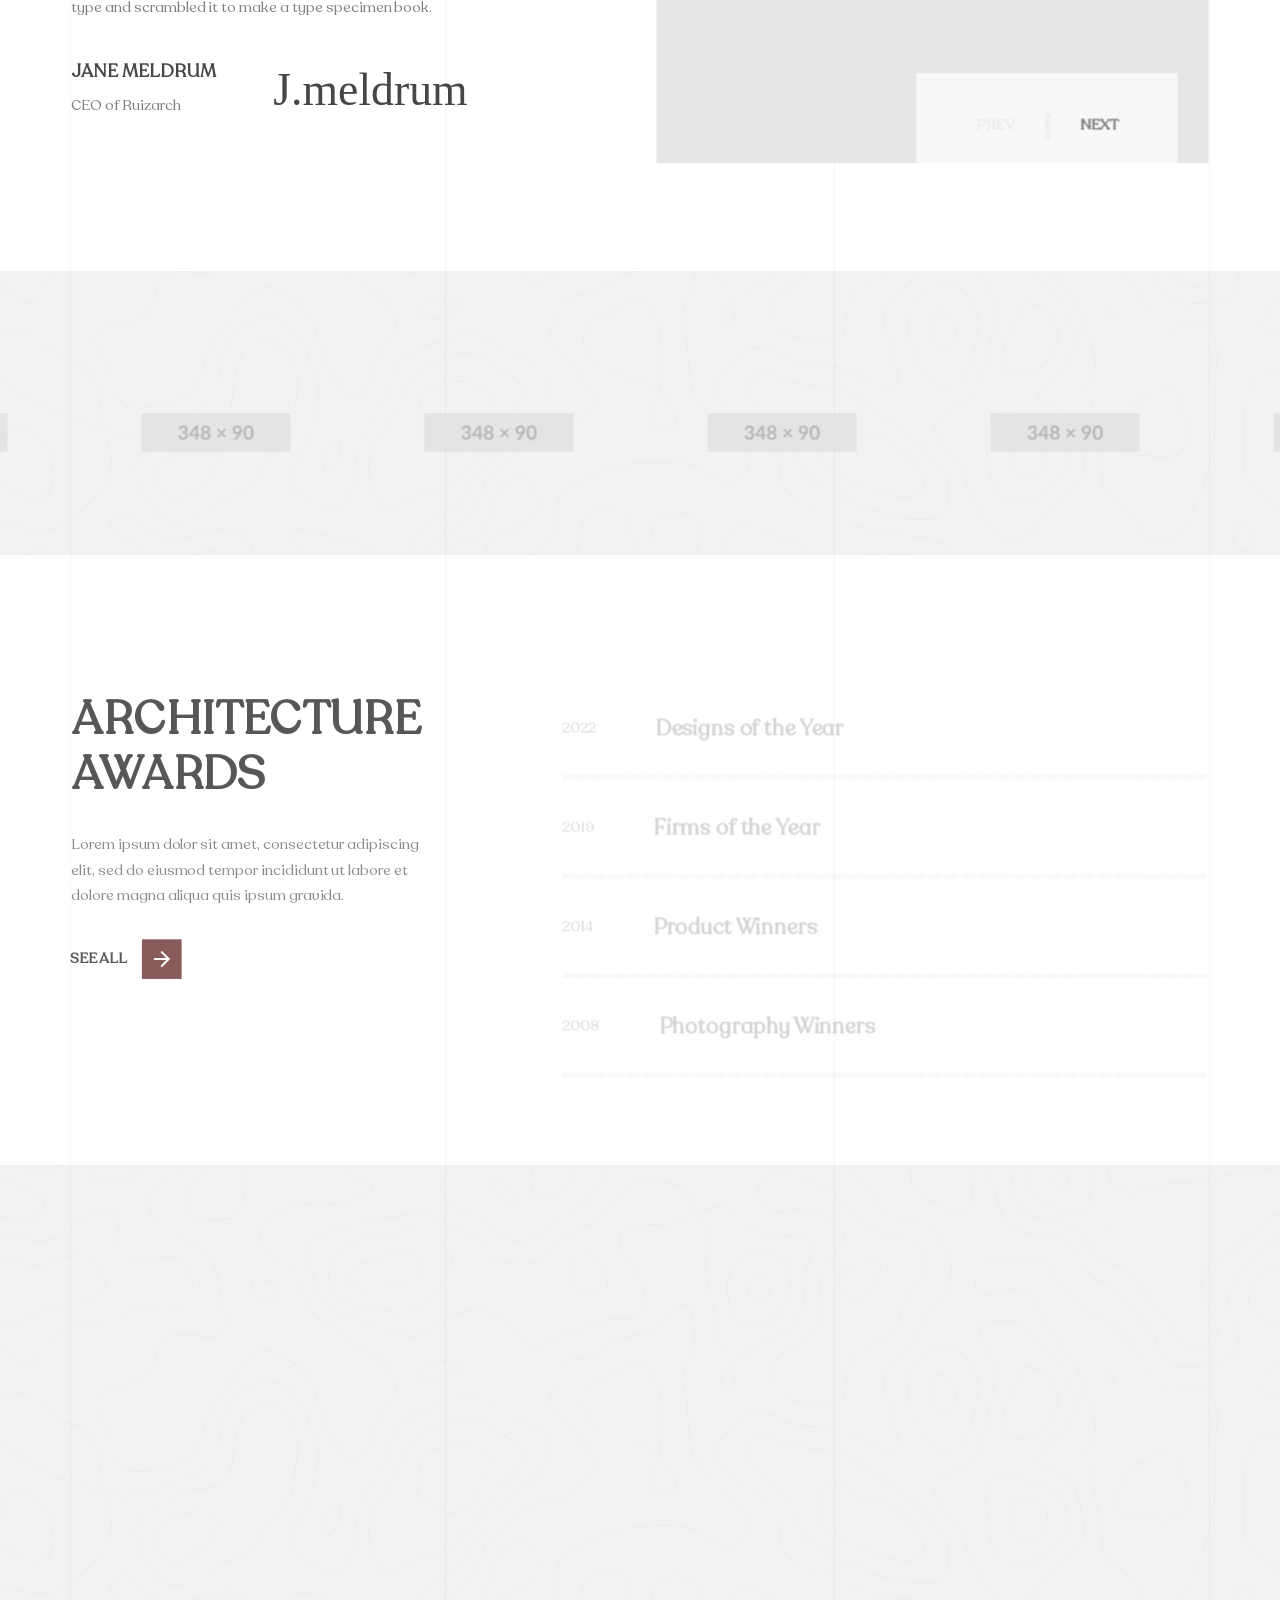
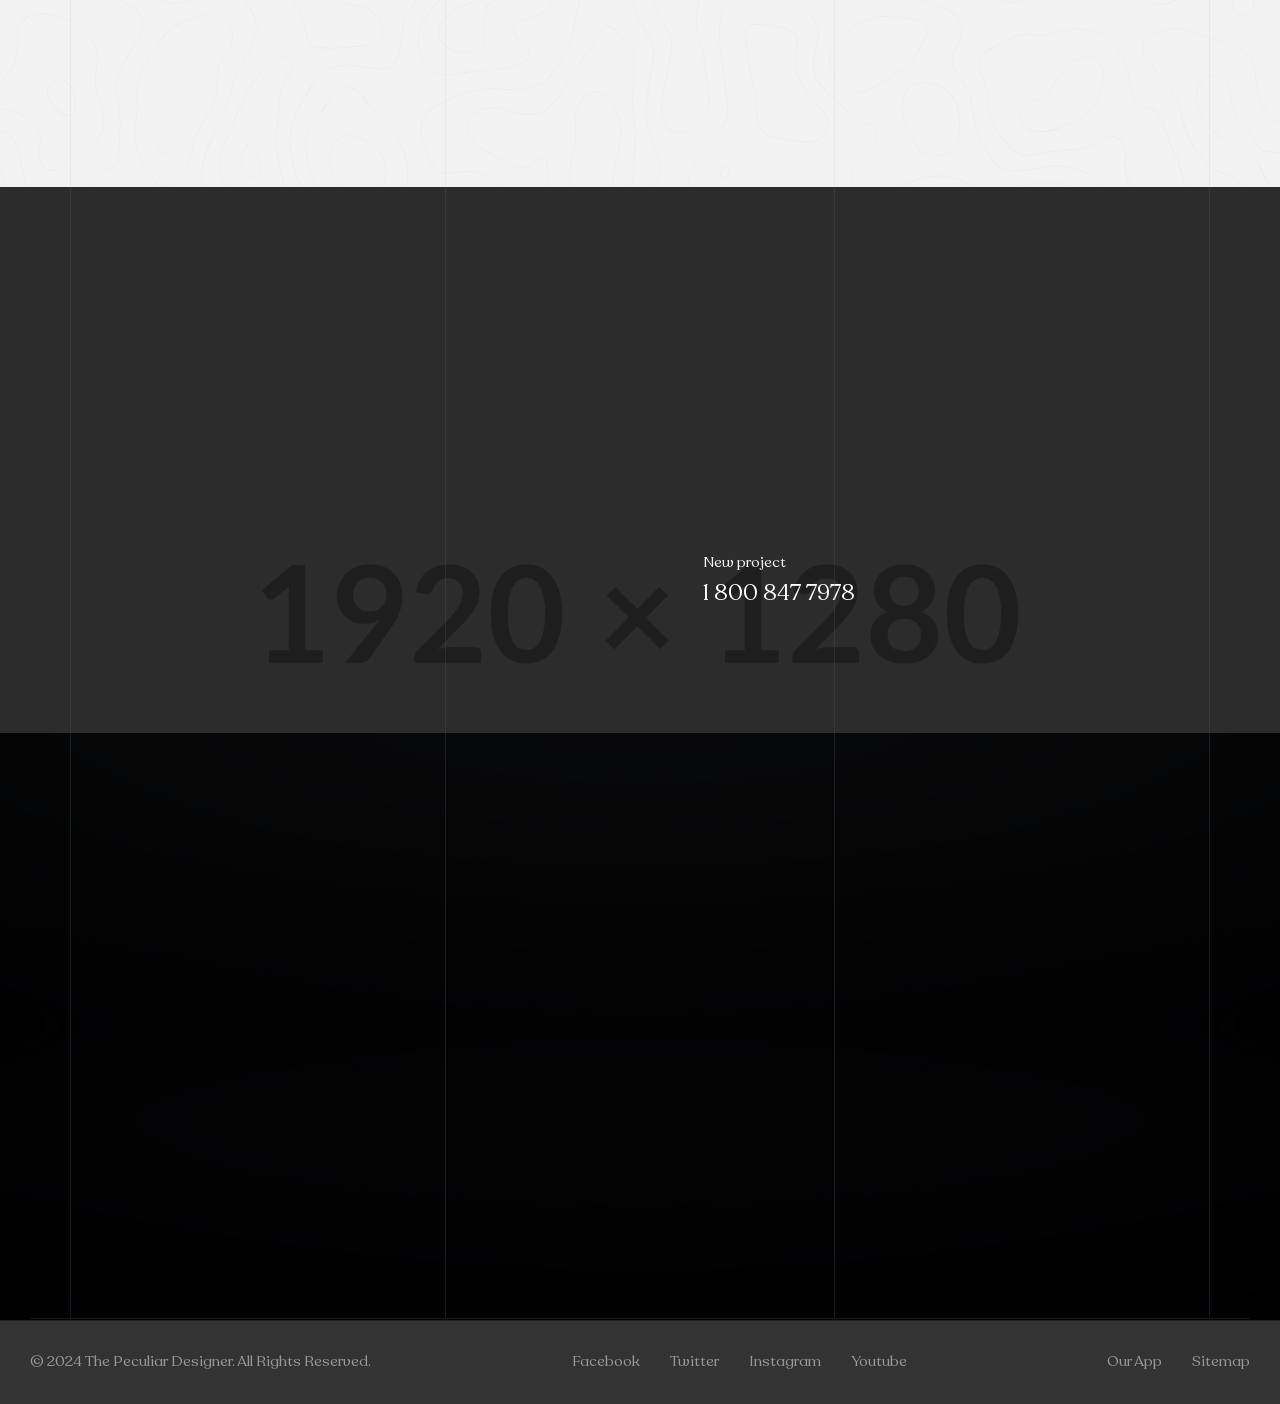
<file: about.html>
<!DOCTYPE html>
<html lang="en-US">

<head>

    <meta charset="UTF-8">
    <meta name="viewport" content="width=device-width, initial-scale=1.0">
    <meta http-equiv="X-UA-Compatible" content="ie=edge">

    <!-- bootstrap grid css -->
    <link rel="stylesheet" href="css/plugins/bootstrap-grid.css">
    <!-- font awesome css -->
    <link rel="stylesheet" href="css/plugins/font-awesome.min.css">
    <!-- swiper css -->
    <link rel="stylesheet" href="css/plugins/swiper.min.css">
    <!-- ruizarch css -->
    <link rel="stylesheet" href="css/style.css">
    <!-- page name -->
    <title>THE PECULIAR DESIGNER</title>

</head>

<body>

    <!-- wrapper -->
    <div class="mil-wrapper">

        <div class="mil-progress-track">
            <div class="mil-progress"></div>
        </div>

        <!-- top bar -->
        <div class="mil-top-panel">
            <div class="container-fluid">
                <div class="mil-top-panel-content">
                    <a href="index.html" class="mil-logo">
                        <img src="img/logo/mainLogo.png" alt="Logo" style="width: 130px;">
                    </a>

                    <div class="mil-navigation">
                        <nav>
                            <ul>
                                <li >
                                    <a href="index.html">Home</a>
                                    <!-- <ul>
                                        <li><a href="index.html">Type 1</a></li>
                                        <li><a href="home-2.html">Type 2</a></li>
                                        <li><a href="home-3.html">Type 3</a></li>
                                    </ul> -->
                                </li>
                                <li class="mil-has-children">
                                    <a href="services.html">Services</a>
                                    <!-- <ul>
                                        <li><a href="services.html">Services</a></li>
                                        <li><a href="service.html">Single Service</a></li>
                                    </ul> -->
                                </li>
                                <li class="mil-has-children">
                                    <a href="portfolio.html">Projects</a>
                                    <!-- <ul>
                                        <li><a href="portfolio.html">Projects list</a></li>
                                        <li><a href="project.html">Single Project</a></li>
                                    </ul> -->
                                </li>
                                <li class="mil-has-children">
                                    <a href="blog.html">Instagram Feed</a>
                                    <!-- <ul>
                                        <li><a href="blog.html">Blog list</a></li>
                                        <li><a href="publication.html">Single Publication</a></li>
                                    </ul> -->
                                </li>
                                <li class="mil-has-children "><a href="contact.html">Contact Us</a></li>
                                <li class="mil-has-children mil-active"><a href="about.html">About</a></li>
                                <!-- <li class="mil-has-children">
                                    <a href="#.">Other</a>
                                    <ul>
                                        <li><a href="team.html">Team</a></li>
                                        <li><a href="team-member.html">Team Member</a></li>
                                        <li><a href="coming-soon.html">Coming Soon</a></li>
                                        <li><a href="404.html">404</a></li>
                                    </ul>
                                </li> -->
                            </ul>
                        </nav>
                    </div>

                    <!-- right buttons -->
                    <div class="mil-top-panel-buttons">
                        <a href="#" class="mil-button mil-sm">Get a Quote</a>
                        <div class="mil-menu-btn">
                            <span></span>
                        </div>
                    </div>
                    <!-- right buttons end -->

                </div>

            </div>
        </div>
        <!-- top bar end -->

        <!-- content -->
        <div id="content">

            <!-- banner -->
            <section class="mil-banner mil-banner-sm">
                <img src="img/covers/interior-design-8657614_1280.png" class="mil-bg-img mil-scale" data-value-1=".4" data-value-2="1.2" alt="image" style="object-position: top">
                <div class="mil-overlay"></div>
                <div class="container">
                    <div class="mil-background-grid mil-top-space"></div>
                    <div class="mil-banner-content mil-center">
                        <div class="mil-mb-90">
                            <h1 class="mil-light mil-upper mil-mb-30">About us</h1>
                            <ul class="mil-breadcrumbs mil-center">
                                <li><a href="index.html">Home</a></li>
                                <li><a href="about.html">About</a></li>
                            </ul>
                        </div>
                    </div>
                </div>
            </section>
            <!-- banner end -->

            <!-- services -->
            <section>
                <div class="container mil-p-120-60">
                    <div class="mil-background-grid mil-softened"></div>
                    <div class="row">
                        <div class="col-12">
                            <div class="mil-mb-90">
                                <h2 class="mil-upper mil-up mil-mb-30">What We Do</h2>
                                <p class="mil-up">Lorem ipsum dolor sit amet, consectetur adipiscing elit.</p>
                            </div>
                        </div>
                        <div class="col-lg-4">

                            <div class="mil-up mil-mb-60">
                                <h4 class="mil-upper mil-mb-30">Architecture</h4>
                                <p class="mil-mb-30">Lorem ipsum dolor sit amet, consectetur adipiscing elit, sed do eiusmod tempor incididunt ut labore et dolore magna aliqua ultrices gravida.</p>
                                <a href="service.html" class="mil-link mil-upper">See More <span class="mil-arrow"><img src="img/icons/1.svg" alt="arrow"></span></a>
                            </div>

                        </div>
                        <div class="col-lg-4">

                            <div class="mil-up mil-mb-60">
                                <h4 class="mil-upper mil-mb-30">Interior Design</h4>
                                <p class="mil-mb-30">Lorem ipsum dolor sit amet, consectetur adipiscing elit, sed do eiusmod tempor incididunt ut labore et dolore magna aliqua ultrices gravida.</p>
                                <a href="service.html" class="mil-link mil-upper">See More <span class="mil-arrow"><img src="img/icons/1.svg" alt="arrow"></span></a>
                            </div>

                        </div>
                        <div class="col-lg-4">

                            <div class="mil-up mil-mb-60">
                                <h4 class="mil-upper mil-mb-30">Planning</h4>
                                <p class="mil-mb-30">Lorem ipsum dolor sit amet, consectetur adipiscing elit, sed do eiusmod tempor incididunt ut labore et dolore magna aliqua ultrices gravida.</p>
                                <a href="service.html" class="mil-link mil-upper">See More <span class="mil-arrow"><img src="img/icons/1.svg" alt="arrow"></span></a>
                            </div>

                        </div>
                    </div>
                </div>
            </section>
            <!-- services end -->

            <!-- contact info -->
            <section>
                <div class="container mil-p-0-120">
                   <div class="mil-background-grid mil-softened"></div>
                    <div class="mil-contact-frame mil-up">
                        <div class="row justify-content-between align-items-center">
                            <div class="col-lg-4 mil-mb-30">
                                <p class="mil-dark mil-up mil-mb-10">Email address</p>
                                <h4 class="mil-thin mil-up">info@thepeculiardesigner.co.uk</h4>
                            </div>
                            <div class="col-lg-4 mil-mb-30">
                                <p class="mil-dark mil-up mil-mb-10">Call Us</p>
                                <h4 class="mil-thin mil-up">01484 361187</h4>
                            </div>
                            <div class="col-lg-3 mil-mb-30">
                                <a href="contact.html" class="mil-button mil-up mil-fw">Book a call</a>
                            </div>
                        </div>
                    </div>
                </div>
            </section>
            <!-- contact info end -->

            <!-- portfolio -->
            <section>
                <div class="container mil-p-0-30">
                    <div class="mil-background-grid mil-softened"></div>
                    <div class="row justify-content-between align-items-center flex-sm-row-reverse">
                        <div class="col-lg-5">

                            <div class="mil-mb-90">
                                <span class="mil-suptitle mil-upper mil-up mil-mb-30">Work</span>
                                <h2 class="mil-upper mil-up mil-mb-30">What We Have Done</h2>
                                <p class="mil-up mil-mb-40">Lorem Ipsum is simply dummy text of the printing and typesetting industry. Lorem Ipsum has been the industry's standard dummy text ever since the 1500s, when an unknown printer took a galley of type and scrambled it to make a type specimen book.</p>
                                <div class="mil-up"><a href="portfolio.html" class="mil-link mil-upper">See Projects <span class="mil-arrow"><img src="img/icons/1.svg" alt="arrow"></span></a></div>
                            </div>

                        </div>
                        <div class="col-lg-6">

                            <div class="mil-illustration-slider-frame mil-up mil-mb-90">
                                <div class="swiper-container mil-illustration-slider">
                                    <div class="swiper-wrapper">
                                        <div class="swiper-slide">

                                            <div class="mil-illustration" data-swiper-parallax-x="50" data-swiper-parallax-scale="1.3">
                                                <div class="mil-image-frame">
                                                    <img src="img/covers/7-Elements-of-Interior-Designing-Cover-23-04.jpg" alt="image">
                                                </div>
                                            </div>

                                        </div>
                                        <div class="swiper-slide">

                                            <div class="mil-illustration" data-swiper-parallax-x="50" data-swiper-parallax-scale="1.3">
                                                <div class="mil-image-frame">
                                                    <img src="img/covers/65fcc82f42342ec97c53ded1_latest_residential_design_trends.png" alt="image">
                                                </div>
                                            </div>

                                        </div>
                                        <div class="swiper-slide">

                                            <div class="mil-illustration" data-swiper-parallax-x="50" data-swiper-parallax-scale="1.3">
                                                <div class="mil-image-frame">
                                                    <img src="img/covers/blog1.jpg" alt="image">
                                                </div>
                                            </div>

                                        </div>
                                    </div>
                                </div>
                                <div class="mil-illustration-slider-nav mil-up">
                                    <div class="mil-nav-buttons">
                                        <div class="mil-slider-button mil-illustration-prev">Prev</div>
                                        <div class="mil-slider-button mil-illustration-next">Next</div>
                                    </div>
                                </div>
                            </div>
                        </div>

                    </div>
                </div>
            </section>
            <!-- portfolio end -->

            <!-- process -->
            <section class="mil-relative">
                <div class="container mil-p-0-60">
                    <div class="mil-background-grid mil-softened"></div>
                    <div class="row align-items-end">
                        <div class="col-lg-6">

                            <div class="mil-mb-90">
                                <span class="mil-suptitle mil-upper mil-up mil-mb-30">How it Works</span>
                                <h2 class="mil-upper mil-up">Our process</h2>
                            </div>

                        </div>
                        <div class="col-lg-6">

                            <div class="mil-adaptive-right mil-up mil-mb-90">
                                <div class="mil-nav-buttons">
                                    <div class="mil-slider-button mil-process-prev">Prev</div>
                                    <div class="mil-slider-button mil-process-next">Next</div>
                                </div>
                            </div>

                        </div>
                    </div>

                    <div class="swiper-container mil-process-slider">
                        <div class="swiper-wrapper">
                            <div class="swiper-slide">
                                <div class="row">
                                    <div class="col-lg-4">

                                        <div class="mil-process-box mil-icon-box mil-up mil-mb-60" data-swiper-parallax-duration="400" data-swiper-parallax="-900" data-swiper-parallax-scale=".8" data-swiper-parallax-opacity="0">
                                            <div class="mil-icon mil-icon-border mil-mb-30">
                                                <img src="img/icons/11.svg" alt="icon">
                                            </div>
                                            <h4 class="mil-upper mil-mb-30">We Hear</h4>
                                            <p>Lorem ipsum dolor sit amet, consectetur adipiscing elit, sed do eiusmod tempor incididunt ut labore aliqua.</p>
                                        </div>

                                    </div>
                                    <div class="col-lg-4">

                                        <div class="mil-process-box mil-icon-box mil-up mil-mb-60" data-swiper-parallax-duration="500" data-swiper-parallax="-900" data-swiper-parallax-scale=".8" data-swiper-parallax-opacity="0">
                                            <div class="mil-icon mil-icon-border mil-mb-30">
                                                <img src="img/icons/11.svg" alt="icon">
                                            </div>
                                            <h4 class="mil-upper mil-mb-30">We Give Ideas</h4>
                                            <p>Lorem ipsum dolor sit amet, consectetur adipiscing elit, sed do eiusmod tempor incididunt ut labore aliqua.</p>
                                        </div>

                                    </div>
                                    <div class="col-lg-4">

                                        <div class="mil-process-box mil-icon-box mil-up mil-mb-60" data-swiper-parallax-duration="600" data-swiper-parallax="-900" data-swiper-parallax-scale=".8" data-swiper-parallax-opacity="0">
                                            <div class="mil-icon mil-icon-border mil-mb-30">
                                                <img src="img/icons/11.svg" alt="icon">
                                            </div>
                                            <h4 class="mil-upper mil-mb-30">We Plan the Bases</h4>
                                            <p>Lorem ipsum dolor sit amet, consectetur adipiscing elit, sed do eiusmod tempor incididunt ut labore aliqua.</p>
                                        </div>

                                    </div>
                                </div>
                            </div>
                            <div class="swiper-slide">
                                <div class="row">
                                    <div class="col-lg-4">

                                        <div class="mil-process-box mil-icon-box mil-up mil-mb-60" data-swiper-parallax-duration="400" data-swiper-parallax="-900" data-swiper-parallax-scale=".8" data-swiper-parallax-opacity="0">
                                            <div class="mil-icon mil-icon-border mil-mb-30">
                                                <img src="img/icons/11.svg" alt="icon">
                                            </div>
                                            <h4 class="mil-upper mil-mb-30">We Hear</h4>
                                            <p>Lorem ipsum dolor sit amet, consectetur adipiscing elit, sed do eiusmod tempor incididunt ut labore aliqua.</p>
                                        </div>

                                    </div>
                                    <div class="col-lg-4">

                                        <div class="mil-process-box mil-icon-box mil-up mil-mb-60" data-swiper-parallax-duration="500" data-swiper-parallax="-900" data-swiper-parallax-scale=".8" data-swiper-parallax-opacity="0">
                                            <div class="mil-icon mil-icon-border mil-mb-30">
                                                <img src="img/icons/11.svg" alt="icon">
                                            </div>
                                            <h4 class="mil-upper mil-mb-30">We Give Ideas</h4>
                                            <p>Lorem ipsum dolor sit amet, consectetur adipiscing elit, sed do eiusmod tempor incididunt ut labore aliqua.</p>
                                        </div>

                                    </div>
                                    <div class="col-lg-4">

                                        <div class="mil-process-box mil-icon-box mil-up mil-mb-60" data-swiper-parallax-duration="600" data-swiper-parallax="-900" data-swiper-parallax-scale=".8" data-swiper-parallax-opacity="0">
                                            <div class="mil-icon mil-icon-border mil-mb-30">
                                                <img src="img/icons/11.svg" alt="icon">
                                            </div>
                                            <h4 class="mil-upper mil-mb-30">We Plan the Bases</h4>
                                            <p>Lorem ipsum dolor sit amet, consectetur adipiscing elit, sed do eiusmod tempor incididunt ut labore aliqua.</p>
                                        </div>

                                    </div>
                                </div>
                            </div>
                            <div class="swiper-slide">
                                <div class="row">
                                    <div class="col-lg-4">

                                        <div class="mil-process-box mil-icon-box mil-up mil-mb-60" data-swiper-parallax-duration="400" data-swiper-parallax="-900" data-swiper-parallax-scale=".8" data-swiper-parallax-opacity="0">
                                            <div class="mil-icon mil-icon-border mil-mb-30">
                                                <img src="img/icons/11.svg" alt="icon">
                                            </div>
                                            <h4 class="mil-upper mil-mb-30">We Hear</h4>
                                            <p>Lorem ipsum dolor sit amet, consectetur adipiscing elit, sed do eiusmod tempor incididunt ut labore aliqua.</p>
                                        </div>

                                    </div>
                                    <div class="col-lg-4">

                                        <div class="mil-process-box mil-icon-box mil-up mil-mb-60" data-swiper-parallax-duration="500" data-swiper-parallax="-900" data-swiper-parallax-scale=".8" data-swiper-parallax-opacity="0">
                                            <div class="mil-icon mil-icon-border mil-mb-30">
                                                <img src="img/icons/11.svg" alt="icon">
                                            </div>
                                            <h4 class="mil-upper mil-mb-30">We Give Ideas</h4>
                                            <p>Lorem ipsum dolor sit amet, consectetur adipiscing elit, sed do eiusmod tempor incididunt ut labore aliqua.</p>
                                        </div>

                                    </div>
                                    <div class="col-lg-4">

                                        <div class="mil-process-box mil-icon-box mil-process-end mil-up mil-mb-60" data-swiper-parallax-duration="600" data-swiper-parallax="-900" data-swiper-parallax-scale=".8" data-swiper-parallax-opacity="0">
                                            <div class="mil-icon mil-icon-border mil-mb-30">
                                                <img src="img/icons/11.svg" alt="icon">
                                            </div>
                                            <h4 class="mil-upper mil-mb-30">We Plan the Bases</h4>
                                            <p>Lorem ipsum dolor sit amet, consectetur adipiscing elit, sed do eiusmod tempor incididunt ut labore aliqua.</p>
                                        </div>

                                    </div>
                                </div>
                            </div>
                        </div>
                    </div>
                </div>
            </section>
            <!-- process end -->

            <!-- portfolio -->
            <section>
                <div class="container mil-p-0-30">
                    <div class="mil-background-grid mil-softened"></div>
                    <div class="row justify-content-between align-items-center">
                        <div class="col-lg-5">

                            <div class="mil-mb-60">
                                <span class="mil-suptitle mil-upper mil-up mil-mb-30">Our Company</span>
                                <h2 class="mil-upper mil-up mil-mb-30">We provide services <span class="mil-marker">and</span> solutions</h2>
                                <p class="mil-up mil-mb-40">Lorem Ipsum is simply dummy text of the printing and typesetting industry. Lorem Ipsum has been the industry's standard dummy text ever since the 1500s, when an unknown printer took a galley of type and scrambled it to make a type specimen book.</p>
                                <div class="row align-items-center mil-up">
                                    <div class="col-lg-5 mil-mb-30">
                                        <h5 class="mil-upper mil-mb-10">Jane Meldrum</h5>
                                        <p>CEO of Ruizarch</p>
                                    </div>
                                    <div class="col-lg-6 mil-mb-30">
                                        <h2 class="mil-font-2 mil-thin">J.meldrum</h2>
                                    </div>
                                </div>
                            </div>

                        </div>
                        <div class="col-lg-6">

                            <div class="mil-illustration-slider-frame mil-up mil-mb-90">
                                <div class="swiper-container mil-illustration-slider">
                                    <div class="swiper-wrapper">
                                        <div class="swiper-slide">

                                            <div class="mil-illustration" data-swiper-parallax-x="50" data-swiper-parallax-scale="1.3">
                                                <div class="mil-image-frame">
                                                    <img src="img/photo/2.jpg" alt="image">
                                                </div>
                                            </div>

                                        </div>
                                        <div class="swiper-slide">

                                            <div class="mil-illustration" data-swiper-parallax-x="50" data-swiper-parallax-scale="1.3">
                                                <div class="mil-image-frame">
                                                    <img src="img/photo/8.jpg" alt="image">
                                                </div>
                                            </div>

                                        </div>
                                        <div class="swiper-slide">

                                            <div class="mil-illustration" data-swiper-parallax-x="50" data-swiper-parallax-scale="1.3">
                                                <div class="mil-image-frame">
                                                    <img src="img/photo/7.jpg" alt="image">
                                                </div>
                                            </div>

                                        </div>
                                    </div>
                                </div>
                                <div class="mil-illustration-slider-nav mil-up">
                                    <div class="mil-nav-buttons">
                                        <div class="mil-slider-button mil-illustration-prev">Prev</div>
                                        <div class="mil-slider-button mil-illustration-next">Next</div>
                                    </div>
                                </div>
                            </div>
                            
                        </div>

                    </div>
                </div>
            </section>
            <!-- portfolio end -->

            <!-- partners -->
            <div class="mil-soft-bg mil-relative">
                <img src="img/other/bg.svg" class="mil-bg-img" alt="image">
                <div class="container mil-p-120-120">
                    <div class="mil-background-grid mil-softened"></div>
                    <div class="swiper-container mil-infinite-show mil-up">
                        <div class="swiper-wrapper">
                            <div class="swiper-slide">
                                <a href="#." class="mil-partner-frame"><img src="img/partners/1.png" alt="logo"></a>
                            </div>
                            <div class="swiper-slide">
                                <a href="#." class="mil-partner-frame"><img src="img/partners/2.png" alt="logo"></a>
                            </div>
                            <div class="swiper-slide">
                                <a href="#." class="mil-partner-frame"><img src="img/partners/3.png" alt="logo"></a>
                            </div>
                            <div class="swiper-slide">
                                <a href="#." class="mil-partner-frame"><img src="img/partners/4.png" alt="logo"></a>
                            </div>
                            <div class="swiper-slide">
                                <a href="#." class="mil-partner-frame"><img src="img/partners/5.png" alt="logo"></a>
                            </div>
                            <div class="swiper-slide">
                                <a href="#." class="mil-partner-frame"><img src="img/partners/6.png" alt="logo"></a>
                            </div>
                        </div>
                    </div>
                </div>
            </div>
            <!-- partners end -->

            <!-- awards -->
            <section>
                <div class="container mil-p-120-90">
                    <div class="mil-background-grid mil-softened"></div>

                    <div class="row justify-content-between">
                        <div class="col-lg-4">

                            <div class="mil-mb-90">
                                <h2 class="mil-upper mil-up mil-mb-30">Architecture Awards</h2>
                                <p class="mil-up mil-mb-30">Lorem ipsum dolor sit amet, consectetur adipiscing elit, sed do eiusmod tempor incididunt ut labore et dolore magna aliqua quis ipsum gravida.</p>
                                <a href="blog.html" class="mil-link mil-upper mil-up">See All <span class="mil-arrow"><img src="img/icons/1.svg" alt="arrow"></span></a>
                            </div>

                        </div>
                        <div class="col-lg-7">

                            <div class="mil-hover-images mil-up">
                                <ul>
                                    <li class="mil-up">
                                        <a class="mil-hover-item" href="javascript:" data-src="img/photo/1.jpg">
                                            <p>2022</p><span class="mil-h4">Designs of the Year</span>
                                        </a>
                                    </li>
                                    <li class="mil-up">
                                        <a class="mil-hover-item" href="javascript:" data-src="img/photo/2.jpg">
                                            <p>2019</p><span class="mil-h4">Firms of the Year</span>
                                        </a>
                                    </li>
                                    <li class="mil-up">
                                        <a class="mil-hover-item" href="javascript:" data-src="img/photo/5.jpg">
                                            <p>2014</p><span class="mil-h4">Product Winners</span>
                                        </a>
                                    </li>
                                    <li class="mil-up">
                                        <a class="mil-hover-item" href="javascript:" data-src="img/photo/4.jpg">
                                            <p>2008</p><span class="mil-h4">Photography Winners</span>
                                        </a>
                                    </li>
                                </ul>
                                <div class="mil-img-wrapper mil-mb-30">
                                    <img src="img/photo/2.jpg" alt="image">
                                </div>
                            </div>

                        </div>
                    </div>
                </div>

            </section>
            <!-- awards end -->

            <!-- reviews -->
            <section class="mil-soft-bg mil-relative">
                <img src="img/other/bg.svg" class="mil-bg-img" alt="image">
                <div class="container mil-p-120-120">
                    <div class="mil-background-grid mil-softened"></div>

                    <div class="row justify-content-between">
                        <div class="col-lg-4">

                            <div class="mil-mb-60">
                                <span class="mil-suptitle mil-upper mil-up mil-mb-30">Testimonials</span>
                                <h2 class="mil-upper mil-up">What they think of us</h2>
                            </div>

                        </div>
                        <div class="col-lg-7 mil-mt-suptitle-offset">

                            <div class="swiper-container mil-reviews-slider mil-mb-30">
                                <div class="swiper-wrapper">
                                    <div class="swiper-slide">

                                        <div class="mil-review-frame mil-mb-30" data-swiper-parallax-x="-200" data-swiper-parallax-opacity="0">
                                            <div class="mil-reviev-head mil-up">
                                                <div class="mil-left">
                                                    <div class="mil-quote">
                                                        <img src="img/icons/12.svg" alt="icon">
                                                    </div>
                                                    <div class="mil-review-avatar">
                                                        <img src="img/faces/2.jpg" alt="face">
                                                    </div>
                                                </div>
                                                <div class="mil-name">
                                                    <h6 class="mil-upper">Trevor Virtue</h6>
                                                    <p class="mil-text-sm mil-dark-soft">Designer</p>
                                                </div>
                                            </div>
                                            <div class="mil-up">
                                                <p class="mil-review-text" data-swiper-parallax="-60">In my opinion, it was an unforgettable experience working on my ideas. They understood everything I wanted in my project and idea that was great. I would work with ruizarch again for future projects, even to ask them for advice to start projects or ideas.</p>
                                            </div>
                                        </div>

                                    </div>
                                    <div class="swiper-slide">

                                        <div class="mil-review-frame mil-mb-30" data-swiper-parallax-x="-200" data-swiper-parallax-opacity="0">
                                            <div class="mil-reviev-head mil-up">
                                                <div class="mil-left">
                                                    <div class="mil-quote">
                                                        <img src="img/icons/12.svg" alt="icon">
                                                    </div>
                                                    <div class="mil-review-avatar">
                                                        <img src="img/faces/1.jpg" alt="face">
                                                    </div>
                                                </div>
                                                <div class="mil-name">
                                                    <h6 class="mil-upper">Emma Miller</h6>
                                                    <p class="mil-text-sm mil-dark-soft">SMM Manager</p>
                                                </div>
                                            </div>
                                            <div class="mil-up">
                                                <p class="mil-review-text" data-swiper-parallax="-60">In my opinion, it was an unforgettable experience working on my ideas. They understood everything I wanted in my project and idea that was great. I would work with ruizarch again for future projects, even to ask them for advice to start projects or ideas.</p>
                                            </div>
                                        </div>

                                    </div>
                                    <div class="swiper-slide">

                                        <div class="mil-review-frame mil-mb-30" data-swiper-parallax-x="-200" data-swiper-parallax-opacity="0">
                                            <div class="mil-reviev-head mil-up">
                                                <div class="mil-left">
                                                    <div class="mil-quote">
                                                        <img src="img/icons/12.svg" alt="icon">
                                                    </div>
                                                    <div class="mil-review-avatar">
                                                        <img src="img/faces/3.jpg" alt="face">
                                                    </div>
                                                </div>
                                                <div class="mil-name">
                                                    <h6 class="mil-upper">Paul Trueman</h6>
                                                    <p class="mil-text-sm mil-dark-soft">Designer</p>
                                                </div>
                                            </div>
                                            <div class="mil-up">
                                                <p class="mil-review-text" data-swiper-parallax="-60">In my opinion, it was an unforgettable experience working on my ideas. They understood everything I wanted in my project and idea that was great. I would work with ruizarch again for future projects, even to ask them for advice to start projects or ideas.</p>
                                            </div>
                                        </div>

                                    </div>
                                </div>
                            </div>

                            <div class="mil-nav-buttons mil-reviews-nav mil-up">
                                <div class="mil-slider-button mil-process-prev">Prev</div>
                                <div class="mil-slider-button mil-process-next">Next</div>
                            </div>

                        </div>
                    </div>
                </div>
            </section>
            <!-- reviews end -->

            <!-- call to action -->
            <section class="mil-dark-bg mil-relative mil-o-hidden">
                <img src="img/photo/11.jpg" class="mil-bg-img mil-scale" alt="image" style="object-position: top;" data-value-1="1" data-value-2="1.2">
                <div class="mil-overlay"></div>
                <div class="container mil-p-120-120">
                    <div class="mil-background-grid"></div>
                    <div class="row justify-content-center">
                        <div class="col-lg-6">
                            <div class="mil-center">
                                <span class="mil-suptitle mil-upper mil-light mil-up mil-mb-30">Bring your ideas to life</span>
                                <h2 class="mil-upper mil-light mil-up mil-mb-60">Get started with the project today</h2>
                                <div class="mil-complex-actions">
                                    <a href="contact.html" class="mil-button mil-up">Start A Project</a>
                                    <div class="mil-phone-box">
                                        <p class="mil-accent mil-mb-5">New project</p>
                                        <h4 class="mil-light mil-thin">1 800 847 7978</h4>
                                    </div>
                                </div>
                            </div>
                        </div>
                    </div>
                </div>
            </section>
            <!-- call to action end -->

            <!-- footer -->
            <footer class="mil-relative">
                <img src="img/covers/abstract-luxury-blur-dark-grey-black-gradient-used-as-background-studio-wall-display-your-products.jpg" class="mil-bg-img mil-parallax" alt="image" style="object-position: top;" data-value-1="-25%" data-value-2="23%">
                <div class="mil-overlay"></div>
                <div class="container mil-p-120-90">
                    <div class="mil-background-grid"></div>
                    <div class="row align-items-end">
                        <div class="col-lg-8">
                            <div class="row">
                                <div class="col-12">

                                    <div class="mil-footer-navigation mil-up mil-mb-90">
                                        <nav>
                                            <ul>
                                                <li>
                                                    <a href="about.html">About</a>
                                                </li>
                                                <li>
                                                    <a href="services.html">Services</a>
                                                </li>
                                                <li>
                                                    <a href="portfolio.html">Projects</a>
                                                </li>
                                                <li>
                                                    <a href="blog.html">Instagram Feed</a>
                                                </li>
                                                <li  class="mil-active">
                                                    <a href="contact.html">Contact</a>
                                                </li>
                                                <li>
                                                    <a href="team.html">Our Story</a>
                                                </li>
                                                <li>
                                                    <a href="faqs.html">FAQ's</a>
                                                </li>
                                            </ul>
                                            </ul>
                                        </nav>
                                    </div>

                                </div>
                                <div class="col-md-6 col-lg-6 col-xl-3">

                                    <span class="mil-suptitle mil-light mil-upper mil-up mil-mb-30">Huddersfield Office</span>
                                    <p class="mil-text-sm mil-up mil-light-soft mil-mb-30">92 New N Rd, <br>Huddersfield HD1 5QP <br>info@thepeculiardesigner.co.uk <br>01484 361187</p>

                                </div>
                                <!-- <div class="col-md-6 col-lg-6 col-xl-3">

                                    <span class="mil-suptitle mil-light mil-upper mil-up mil-mb-30">Chicago</span>
                                    <p class="mil-text-sm mil-up mil-light-soft mil-mb-30">10233 Gaillard Lake Est <br>Suite 420 <br>Houston, TX 75169 <br>(903) 560 - 9830</p>

                                </div>
                                <div class="col-md-6 col-lg-6 col-xl-3">

                                    <span class="mil-suptitle mil-light mil-upper mil-up mil-mb-30">Harriman</span>
                                    <p class="mil-text-sm mil-up mil-light-soft mil-mb-30">5 Harriman Woods Dr <br>Suite 702 <br>New York, NY 10926 <br>(570) 253 - 2853</p>

                                </div>
                                <div class="col-md-6 col-lg-6 col-xl-3">

                                    <span class="mil-suptitle mil-light mil-upper mil-up mil-mb-30">Largo</span>
                                    <p class="mil-text-sm mil-up mil-light-soft mil-mb-30">1071 Donegan Rd <br>Suite 1300 <br>Florida, FL 33771 <br>(727) 223 - 5371</p>

                                </div> -->
                            </div>
                        </div>
                        <div class="col-lg-4">

                            <a href="index.html" class="mil-footer-logo mil-up mil-mb-30">
                                <img src="img/logo/mainLogo.png" alt="Logo" style="width: 250px">
                            </a>

                        </div>

                    </div>
                </div>
                <div class="container-fluid">

                    <div class="mil-footer-bottom">
                        <p class="mil-light-soft mil-mb-15">© 2024 The Peculiar Designer. All Rights Reserved.</p>
                        <ul class="mil-light-soft mil-mb-15">
                            <li><a href="#.">Facebook</a></li>
                            <li><a href="#.">Twitter</a></li>
                            <li><a href="#.">Instagram</a></li>
                            <li><a href="#.">Youtube</a></li>
                        </ul>
                        <ul class="mil-light-soft mil-mb-15">
                            <li><a href="#.">Our App</a></li>
                            <li><a href="#.">Sitemap</a></li>
                        </ul>
                    </div>

                </div>
            </footer>
            <!-- footer end -->

        </div>
        <!-- content -->
    </div>
    <!-- wrapper end -->

    <!-- jQuery js -->
    <script src="js/plugins/jquery.min.js"></script>
    <!-- swiper js -->
    <script src="js/plugins/swiper.min.js"></script>
    <!-- gsap js -->
    <script src="js/plugins/gsap.min.js"></script>
    <!-- imagesloaded js -->
    <script src="js/plugins/imagesloaded.pkgd.js"></script>
    <!-- isotope js -->
    <script src="js/plugins/isotope.min.js"></script>
    <!-- scroll smoother -->
    <script src="js/plugins/smooth-scroll.js"></script>
    <!-- scroll trigger js -->
    <script src="js/plugins/ScrollTrigger.min.js"></script>
    <!-- magnific js -->
    <script src="js/plugins/magnific-popup.js"></script>
    <!-- ruizarch js -->
    <script src="js/main.js"></script>

</body>

</html>
</file>
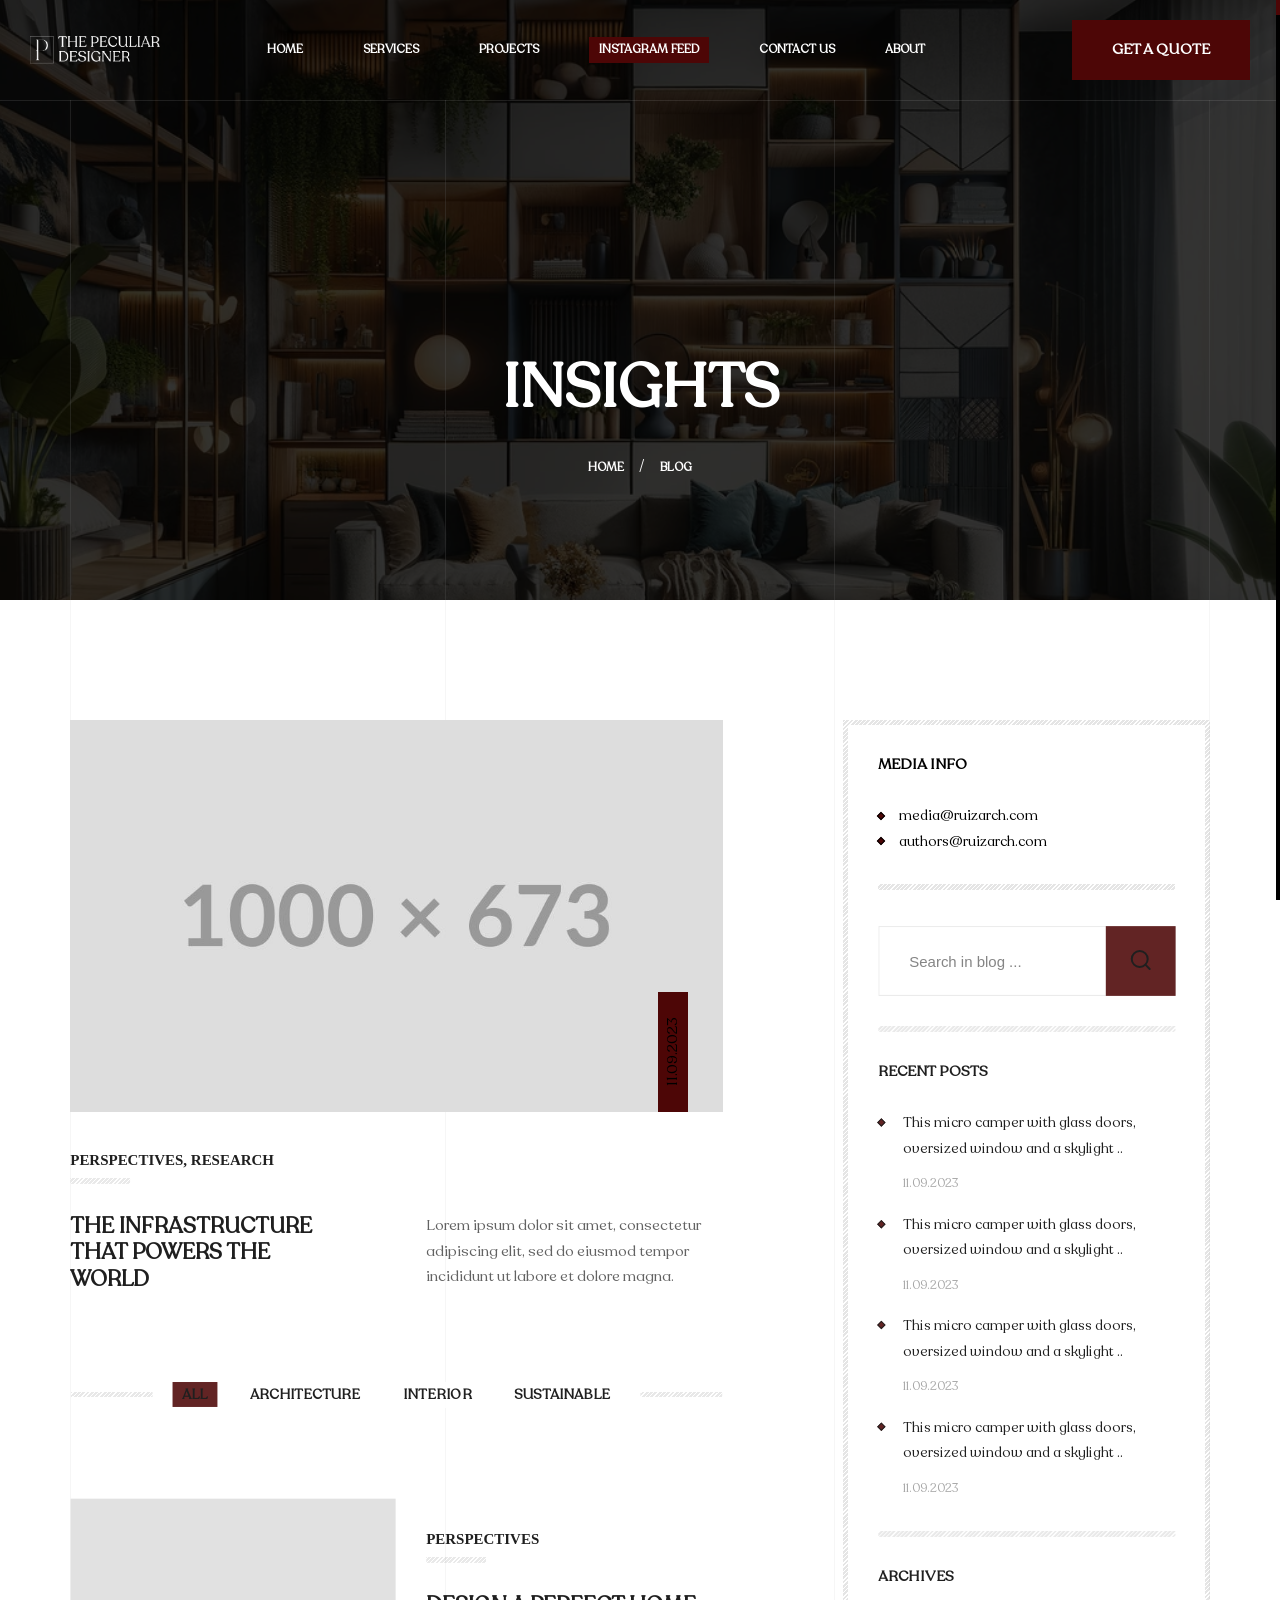
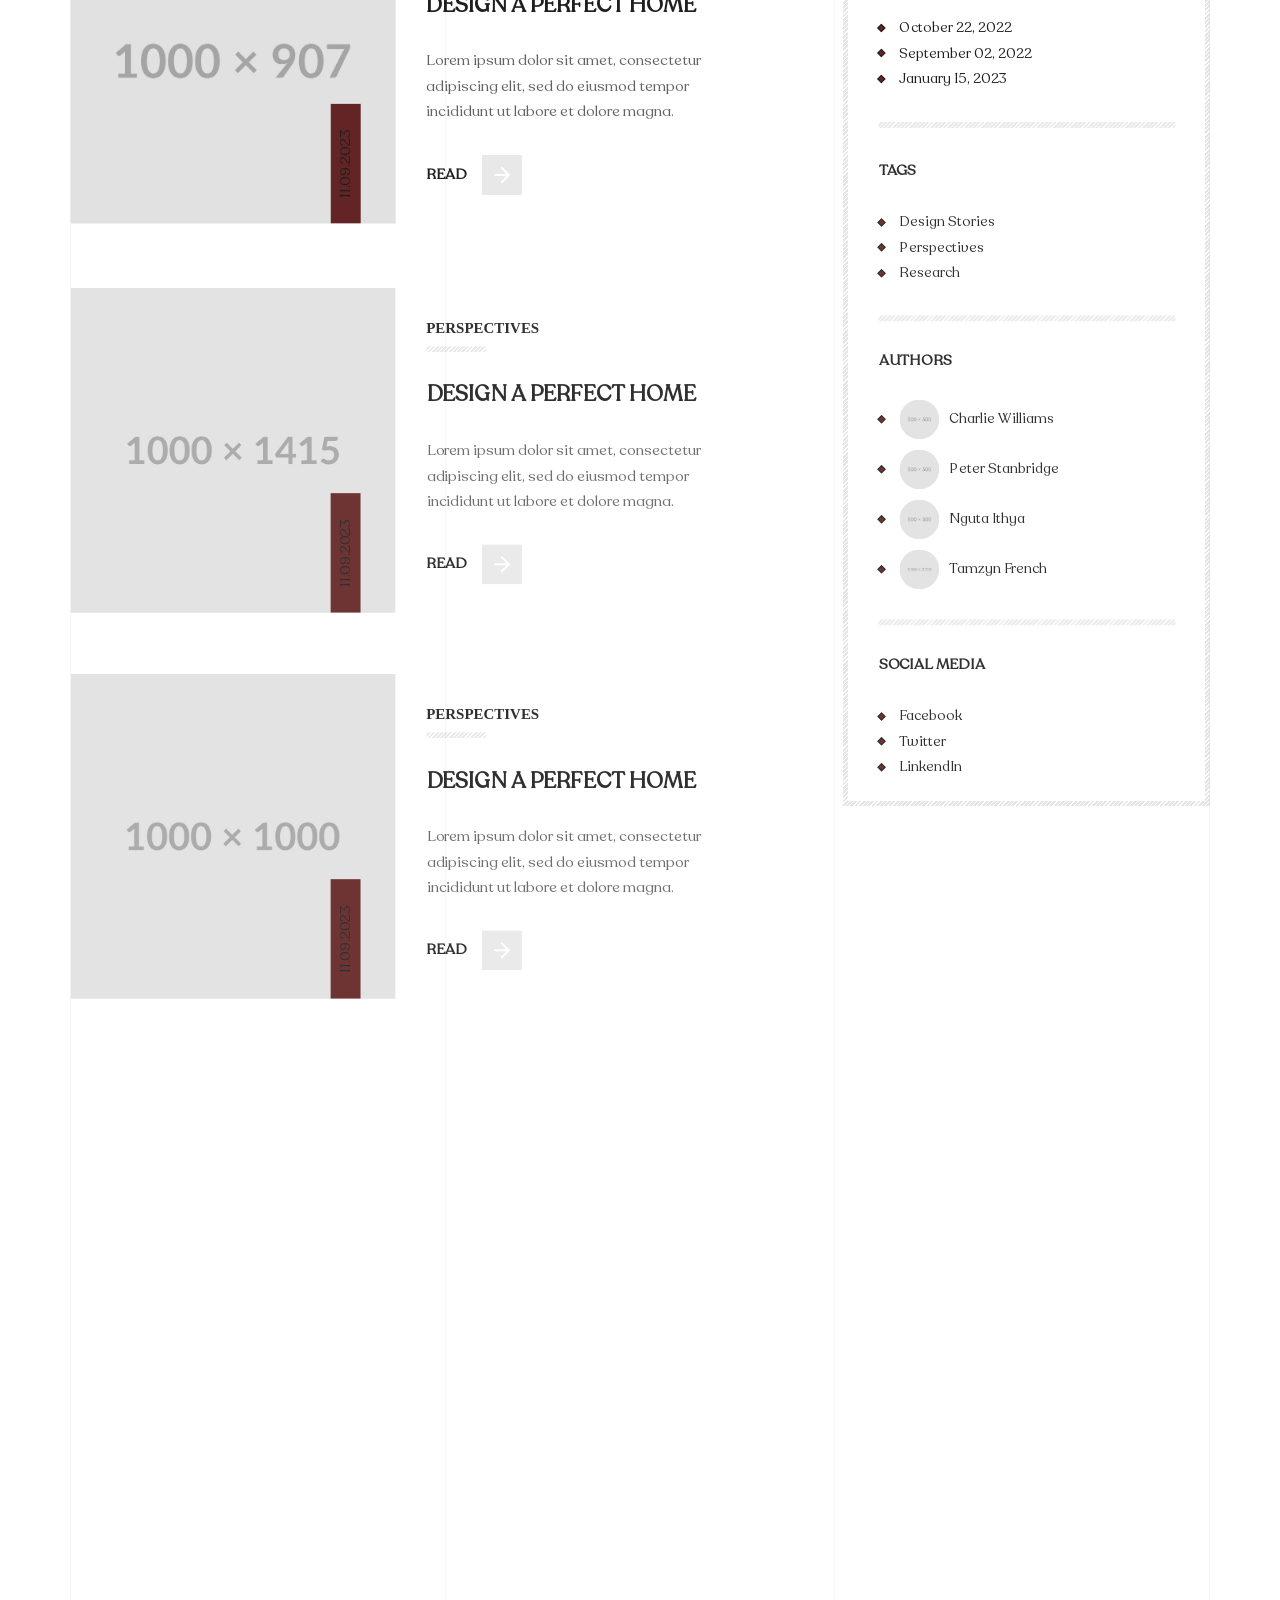
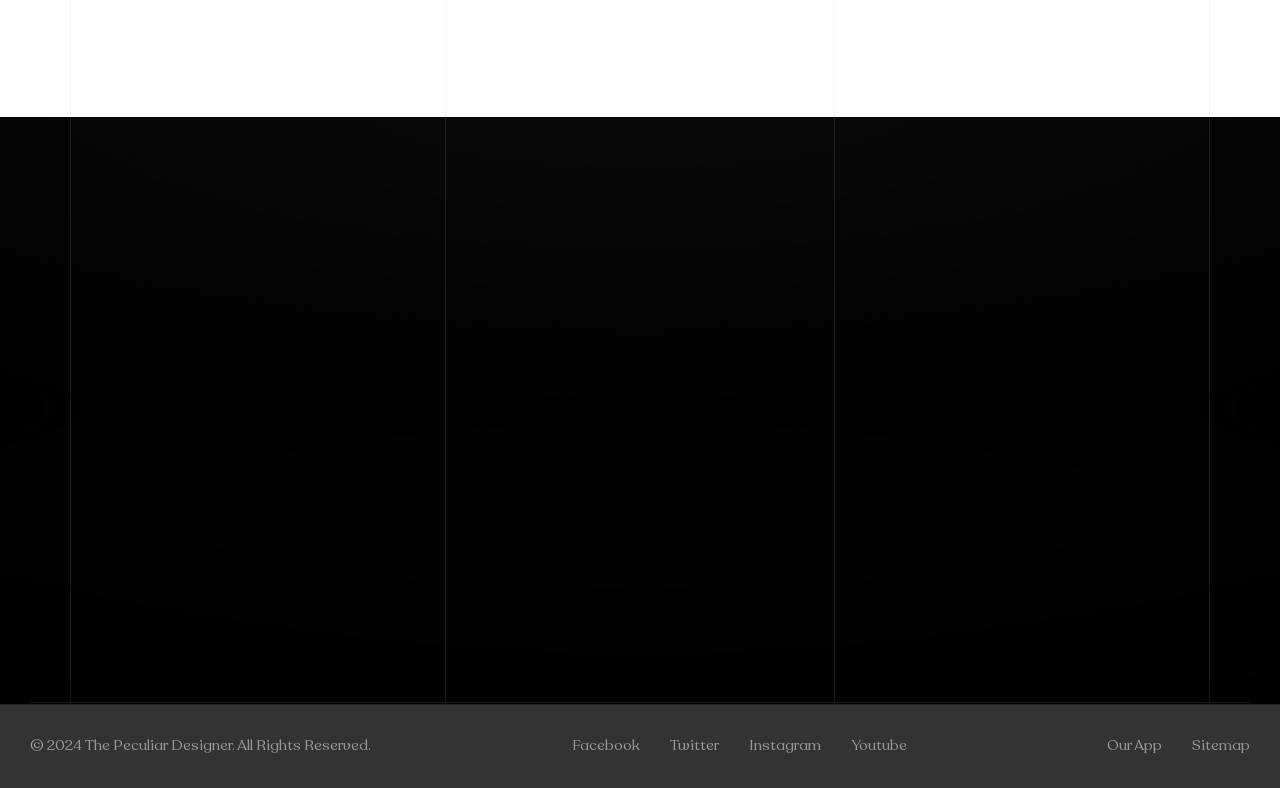
<file: blog.html>
<!DOCTYPE html>
<html lang="en-US">

<head>

    <meta charset="UTF-8">
    <meta name="viewport" content="width=device-width, initial-scale=1.0">
    <meta http-equiv="X-UA-Compatible" content="ie=edge">

    <!-- bootstrap grid css -->
    <link rel="stylesheet" href="css/plugins/bootstrap-grid.css">
    <!-- font awesome css -->
    <link rel="stylesheet" href="css/plugins/font-awesome.min.css">
    <!-- swiper css -->
    <link rel="stylesheet" href="css/plugins/swiper.min.css">
    <!-- ruizarch css -->
    <link rel="stylesheet" href="css/style.css">
    <!-- page name -->
    <title>THE PECULIAR DESIGNER</title>

</head>

<body>

    <!-- wrapper -->
    <div class="mil-wrapper">

        <div class="mil-progress-track">
            <div class="mil-progress"></div>
        </div>

        <!-- top bar -->
        <div class="mil-top-panel">
            <div class="container-fluid">
                <div class="mil-top-panel-content">
                    <a href="index.html" class="mil-logo">
                        <img src="img/logo/mainLogo.png" alt="Logo" style="width: 130px;">
                    </a>

                    <div class="mil-navigation">
                        <nav>
                            <ul>
                                <li class="mil-has-children">
                                    <a href="index.html">Home</a>
                                    <!-- <ul>
                                        <li><a href="index.html">Type 1</a></li>
                                        <li><a href="home-2.html">Type 2</a></li>
                                        <li><a href="home-3.html">Type 3</a></li>
                                    </ul> -->
                                </li>
                                <li class="mil-has-children">
                                    <a href="services.html">Services</a>
                                    <!-- <ul>
                                        <li><a href="services.html">Services</a></li>
                                        <li><a href="service.html">Single Service</a></li>
                                    </ul> -->
                                </li>
                                <li class="mil-has-children">
                                    <a href="portfolio.html">Projects</a>
                                    <!-- <ul>
                                        <li><a href="portfolio.html">Projects list</a></li>
                                        <li><a href="project.html">Single Project</a></li>
                                    </ul> -->
                                </li>
                                <li class="mil-has-children mil-active">
                                    <a href="blog.html">Instagram Feed</a>
                                    <!-- <ul>
                                        <li><a href="blog.html">Blog list</a></li>
                                        <li><a href="publication.html">Single Publication</a></li>
                                    </ul> -->
                                </li>
                                <li><a href="contact.html">Contact Us</a></li>
                                <li class="mil-has-children">
                                <!-- <a href="#.">Other</a> -->
                                <a href="about.html">About</a>
                            </li>
                                    <!-- <ul>
                                        <li><a href="team.html">Team</a></li>
                                        <li><a href="team-member.html">Team Member</a></li>
                                        <li><a href="coming-soon.html">Coming Soon</a></li>
                                        <li><a href="404.html">404</a></li>
                                    </ul> -->
                            </ul>
                        </nav>
                    </div>

                    <!-- right buttons -->
                    <div class="mil-top-panel-buttons">
                        <a href="#" class="mil-button mil-sm">Get a Quote</a>
                        <div class="mil-menu-btn">
                            <span></span>
                        </div>
                    </div>
                    <!-- right buttons end -->

                </div>

            </div>
        </div>
        <!-- top bar end -->

        <!-- content -->
        <div id="content">

            <!-- banner -->
            <section class="mil-banner mil-banner-sm">
                <img src="img/covers/65fcc82f42342ec97c53ded1_latest_residential_design_trends.png" class="mil-bg-img mil-scale" data-value-1=".4" data-value-2="1.1" alt="image" style="object-position: center">
                <div class="mil-overlay"></div>
                <div class="container">
                    <div class="mil-background-grid mil-top-space"></div>
                    <div class="mil-banner-content mil-center">
                        <div class="mil-mb-90">
                            <h1 class="mil-light mil-upper mil-mb-30">Insights</h1>
                            <ul class="mil-breadcrumbs mil-center">
                                <li><a href="index.html">Home</a></li>
                                <li><a href="blog.html">Blog</a></li>
                            </ul>
                        </div>
                    </div>
                </div>
            </section>
            <!-- banner end -->

            <!-- blog -->
            <section>
                <div class="container mil-p-120-60">
                    <div class="mil-background-grid mil-softened"></div>
                    <div class="row justify-content-between">
                        <div class="col-lg-7">

                            <a href="publication.html" class="mil-blog-card mil-lg-card mil-mb-60">
                                <div class="mil-cover mil-long mil-up">
                                    <img src="img/covers/1.jpg" alt="cover">
                                    <div class="mil-date">11.09.2023</div>
                                </div>
                                <div class="mil-description">
                                    <div class="mil-left-side">
                                        <span class="mil-suptitle mil-upper mil-up mil-mb-30">Perspectives, Research</span>
                                        <h4 class="mil-upper mil-up mil-mb-30">The Infrastructure That Powers The World</h4>
                                    </div>
                                    <div class="mil-right-side mil-mt-suptitle-offset">
                                        <p class="mil-up mil-mb-30">Lorem ipsum dolor sit amet, consectetur adipiscing elit, sed do eiusmod tempor incididunt ut labore et dolore magna.</p>
                                        <span class="mil-link mil-upper mil-up">Read <span class="mil-arrow"><img src="img/icons/1.svg" alt="arrow"></span></span>
                                    </div>
                                </div>
                            </a>

                            <!-- filter -->
                            <div class="mil-filter mil-up mil-mb-90">
                                <div class="mil-filter-links">
                                    <a href="#." class="mil-current">All</a>
                                    <a href="#.">Architecture</a>
                                    <a href="#.">Interior</a>
                                    <a href="#.">Sustainable</a>
                                </div>
                            </div>
                            <!-- filter end -->

                            <a href="publication.html" class="mil-blog-card mil-mb-60">
                                <div class="mil-cover mil-square mil-up">
                                    <img src="img/covers/2.jpg" alt="cover">
                                    <div class="mil-date">11.09.2023</div>
                                </div>
                                <div class="mil-description">
                                    <span class="mil-suptitle mil-upper mil-up mil-mb-30">Perspectives</span>
                                    <h4 class="mil-upper mil-up mil-mb-30">Design a perfect home</h4>
                                    <p class="mil-up mil-mb-30">Lorem ipsum dolor sit amet, consectetur adipiscing elit, sed do eiusmod tempor incididunt ut labore et dolore magna.</p>
                                    <span class="mil-link mil-upper mil-up">Read <span class="mil-arrow"><img src="img/icons/1.svg" alt="arrow"></span></span>
                                </div>
                            </a>
                            <a href="publication.html" class="mil-blog-card mil-mb-60">
                                <div class="mil-cover mil-square mil-up">
                                    <img src="img/covers/3.jpg" alt="cover">
                                    <div class="mil-date">11.09.2023</div>
                                </div>
                                <div class="mil-description">
                                    <span class="mil-suptitle mil-upper mil-up mil-mb-30">Perspectives</span>
                                    <h4 class="mil-upper mil-up mil-mb-30">Design a perfect home</h4>
                                    <p class="mil-up mil-mb-30">Lorem ipsum dolor sit amet, consectetur adipiscing elit, sed do eiusmod tempor incididunt ut labore et dolore magna.</p>
                                    <span class="mil-link mil-upper mil-up">Read <span class="mil-arrow"><img src="img/icons/1.svg" alt="arrow"></span></span>
                                </div>
                            </a>
                            <a href="publication.html" class="mil-blog-card mil-mb-60">
                                <div class="mil-cover mil-square mil-up">
                                    <img src="img/covers/4.jpg" alt="cover">
                                    <div class="mil-date">11.09.2023</div>
                                </div>
                                <div class="mil-description">
                                    <span class="mil-suptitle mil-upper mil-up mil-mb-30">Perspectives</span>
                                    <h4 class="mil-upper mil-up mil-mb-30">Design a perfect home</h4>
                                    <p class="mil-up mil-mb-30">Lorem ipsum dolor sit amet, consectetur adipiscing elit, sed do eiusmod tempor incididunt ut labore et dolore magna.</p>
                                    <span class="mil-link mil-upper mil-up">Read <span class="mil-arrow"><img src="img/icons/1.svg" alt="arrow"></span></span>
                                </div>
                            </a>
                            <a href="publication.html" class="mil-blog-card mil-mb-60">
                                <div class="mil-cover mil-square mil-up">
                                    <img src="img/covers/5.jpg" alt="cover">
                                    <div class="mil-date">11.09.2023</div>
                                </div>
                                <div class="mil-description">
                                    <span class="mil-suptitle mil-upper mil-up mil-mb-30">Perspectives</span>
                                    <h4 class="mil-upper mil-up mil-mb-30">Design a perfect home</h4>
                                    <p class="mil-up mil-mb-30">Lorem ipsum dolor sit amet, consectetur adipiscing elit, sed do eiusmod tempor incididunt ut labore et dolore magna.</p>
                                    <span class="mil-link mil-upper mil-up">Read <span class="mil-arrow"><img src="img/icons/1.svg" alt="arrow"></span></span>
                                </div>
                            </a>

                        </div>
                        <div class="col-lg-5">

                            <div class="mil-sidebar-frame">
                                <h6 class="mil-upper mil-up mil-mb-30">Media Info</h6>
                                <ul class="mil-list mil-dark mil-up mil-mb-30">
                                    <li class="mil-text-sm">media@ruizarch.com</li>
                                    <li class="mil-text-sm">authors@ruizarch.com</li>
                                </ul>

                                <div class="mil-divider-lg mil-up mil-mb-30"></div>

                                <div class="mil-sidebar-search mil-up mil-mb-30">
                                    <input type="text" placeholder="Search in blog ...">
                                    <button><img src="img/icons/13.svg" alt="search"></button>
                                </div>

                                <div class="mil-divider-lg mil-up mil-mb-30"></div>

                                <h6 class="mil-upper mil-up mil-mb-30">Recent Posts</h6>
                                <ul class="mil-list mil-list-type-2 mil-dark mil-up mil-mb-30">
                                    <li>
                                        <span class="mil-text-sm mil-mb-10">This micro camper with glass doors, oversized window and a skylight ..</span>
                                        <span class="mil-additional-text mil-text-xs mil-upper mil-mb-15">11.09.2023</span>
                                    </li>
                                    <li>
                                        <span class="mil-text-sm mil-mb-10">This micro camper with glass doors, oversized window and a skylight ..</span>
                                        <span class="mil-additional-text mil-text-xs mil-upper mil-mb-15">11.09.2023</span>
                                    </li>
                                    <li>
                                        <span class="mil-text-sm mil-mb-10">This micro camper with glass doors, oversized window and a skylight ..</span>
                                        <span class="mil-additional-text mil-text-xs mil-upper mil-mb-15">11.09.2023</span>
                                    </li>
                                    <li>
                                        <span class="mil-text-sm mil-mb-10">This micro camper with glass doors, oversized window and a skylight ..</span>
                                        <span class="mil-additional-text mil-text-xs mil-upper">11.09.2023</span>
                                    </li>
                                </ul>

                                <div class="mil-divider-lg mil-up mil-mb-30"></div>

                                <h6 class="mil-upper mil-up mil-mb-30">Archives</h6>

                                <ul class="mil-list mil-dark mil-up mil-mb-30">
                                    <li class="mil-text-sm">October 22, 2022</li>
                                    <li class="mil-text-sm">September 02, 2022</li>
                                    <li class="mil-text-sm">January 15, 2023</li>
                                </ul>

                                <div class="mil-divider-lg mil-up mil-mb-30"></div>

                                <h6 class="mil-upper mil-up mil-mb-30">Tags</h6>

                                <ul class="mil-list mil-dark mil-up mil-mb-30">
                                    <li class="mil-text-sm">Design Stories</li>
                                    <li class="mil-text-sm">Perspectives</li>
                                    <li class="mil-text-sm">Research</li>
                                </ul>

                                <div class="mil-divider-lg mil-up mil-mb-30"></div>

                                <h6 class="mil-upper mil-up mil-mb-30">Authors</h6>

                                <ul class="mil-list mil-dark mil-mb-30">
                                    <li class="mil-text-sm mil-up mil-mb-10"><img src="img/faces/2.jpg" alt="author" class="mil-pub-author"> Charlie Williams</li>
                                    <li class="mil-text-sm mil-up mil-mb-10"><img src="img/faces/3.jpg" alt="author" class="mil-pub-author"> Peter Stanbridge</li>
                                    <li class="mil-text-sm mil-up mil-mb-10"><img src="img/faces/4.jpg" alt="author" class="mil-pub-author"> Nguta Ithya</li>
                                    <li class="mil-text-sm mil-up mil-mb-10"><img src="img/faces/5.jpg" alt="author" class="mil-pub-author"> Tamzyn French</li>
                                </ul>

                                <div class="mil-divider-lg mil-up mil-mb-30"></div>

                                <h6 class="mil-upper mil-up mil-mb-30">Social Media</h6>

                                <ul class="mil-list mil-dark mil-up">
                                    <li class="mil-text-sm">Facebook</li>
                                    <li class="mil-text-sm">Twitter</li>
                                    <li class="mil-text-sm">LinkendIn</li>
                                </ul>

                            </div>

                        </div>
                    </div>
                </div>
            </section>
            <!-- blog end -->

            <!-- pagination -->
            <div class="container mil-p-0-120">
                <div class="mil-background-grid mil-softened"></div>
                <div class="mil-pagination mil-up">
                    <div class="mil-nav-buttons">
                        <div class="mil-slider-button mil-banner-prev">Prev</div>
                        <div class="mil-slider-button mil-banner-next">Next</div>
                    </div>
                    <ul class="mil-page-numbers">
                        <li class="mil-active"><a href="#.">01</a></li>
                        <li><a href="#.">02</a></li>
                        <li><a href="#.">...</a></li>
                        <li><a href="#.">06</a></li>
                    </ul>
                </div>
            </div>
            <!-- pagination end -->

            <!-- footer -->
            <footer class="mil-relative">
                <img src="img/covers/abstract-luxury-blur-dark-grey-black-gradient-used-as-background-studio-wall-display-your-products.jpg" class="mil-bg-img mil-parallax" alt="image" style="object-position: top;" data-value-1="-25%" data-value-2="23%">
                <div class="mil-overlay"></div>
                <div class="container mil-p-120-90">
                    <div class="mil-background-grid"></div>
                    <div class="row align-items-end">
                        <div class="col-lg-8">
                            <div class="row">
                                <div class="col-12">

                                    <div class="mil-footer-navigation mil-up mil-mb-90">
                                        <nav>
                                            <ul>
                                                <li>
                                                    <a href="about.html">About</a>
                                                </li>
                                                <li>
                                                    <a href="services.html">Services</a>
                                                </li>
                                                <li>
                                                    <a href="portfolio.html">Projects</a>
                                                </li>
                                                <li  class="mil-active">
                                                    <a href="blog.html">Instagram Feed</a>
                                                </li>
                                                <li>
                                                    <a href="contact.html">Contact</a>
                                                </li>
                                                <li>
                                                    <a href="team.html">Our Story</a>
                                                </li>
                                                <li>
                                                    <a href="faqs.html">FAQ's</a>
                                                </li>
                                            </ul>
                                            </ul>
                                        </nav>
                                    </div>

                                </div>
                                <div class="col-md-6 col-lg-6 col-xl-3">

                                    <span class="mil-suptitle mil-light mil-upper mil-up mil-mb-30">Huddersfield Office</span>
                                    <p class="mil-text-sm mil-up mil-light-soft mil-mb-30">92 New N Rd, <br>Huddersfield HD1 5QP <br>info@thepeculiardesigner.co.uk <br>01484 361187</p>

                                </div>
                                <!-- <div class="col-md-6 col-lg-6 col-xl-3">

                                    <span class="mil-suptitle mil-light mil-upper mil-up mil-mb-30">Chicago</span>
                                    <p class="mil-text-sm mil-up mil-light-soft mil-mb-30">10233 Gaillard Lake Est <br>Suite 420 <br>Houston, TX 75169 <br>(903) 560 - 9830</p>

                                </div>
                                <div class="col-md-6 col-lg-6 col-xl-3">

                                    <span class="mil-suptitle mil-light mil-upper mil-up mil-mb-30">Harriman</span>
                                    <p class="mil-text-sm mil-up mil-light-soft mil-mb-30">5 Harriman Woods Dr <br>Suite 702 <br>New York, NY 10926 <br>(570) 253 - 2853</p>

                                </div>
                                <div class="col-md-6 col-lg-6 col-xl-3">

                                    <span class="mil-suptitle mil-light mil-upper mil-up mil-mb-30">Largo</span>
                                    <p class="mil-text-sm mil-up mil-light-soft mil-mb-30">1071 Donegan Rd <br>Suite 1300 <br>Florida, FL 33771 <br>(727) 223 - 5371</p>

                                </div> -->
                            </div>
                        </div>
                        <div class="col-lg-4">

                            <a href="index.html" class="mil-footer-logo mil-up mil-mb-30">
                                <img src="img/logo/mainLogo.png" alt="Logo" style="width: 250px">
                            </a>

                        </div>

                    </div>
                </div>
                <div class="container-fluid">

                    <div class="mil-footer-bottom">
                        <p class="mil-light-soft mil-mb-15">© 2024 The Peculiar Designer. All Rights Reserved.</p>
                        <ul class="mil-light-soft mil-mb-15">
                            <li><a href="#.">Facebook</a></li>
                            <li><a href="#.">Twitter</a></li>
                            <li><a href="#.">Instagram</a></li>
                            <li><a href="#.">Youtube</a></li>
                        </ul>
                        <ul class="mil-light-soft mil-mb-15">
                            <li><a href="#.">Our App</a></li>
                            <li><a href="#.">Sitemap</a></li>
                        </ul>
                    </div>

                </div>
            </footer>
            <!-- footer end -->

        </div>
        <!-- content -->
    </div>
    <!-- wrapper end -->

    <!-- jQuery js -->
    <script src="js/plugins/jquery.min.js"></script>
    <!-- swiper js -->
    <script src="js/plugins/swiper.min.js"></script>
    <!-- gsap js -->
    <script src="js/plugins/gsap.min.js"></script>
    <!-- imagesloaded js -->
    <script src="js/plugins/imagesloaded.pkgd.js"></script>
    <!-- isotope js -->
    <script src="js/plugins/isotope.min.js"></script>
    <!-- scroll smoother -->
    <script src="js/plugins/smooth-scroll.js"></script>
    <!-- scroll trigger js -->
    <script src="js/plugins/ScrollTrigger.min.js"></script>
    <!-- magnific js -->
    <script src="js/plugins/magnific-popup.js"></script>
    <!-- ruizarch js -->
    <script src="js/main.js"></script>

</body>

</html>
</file>
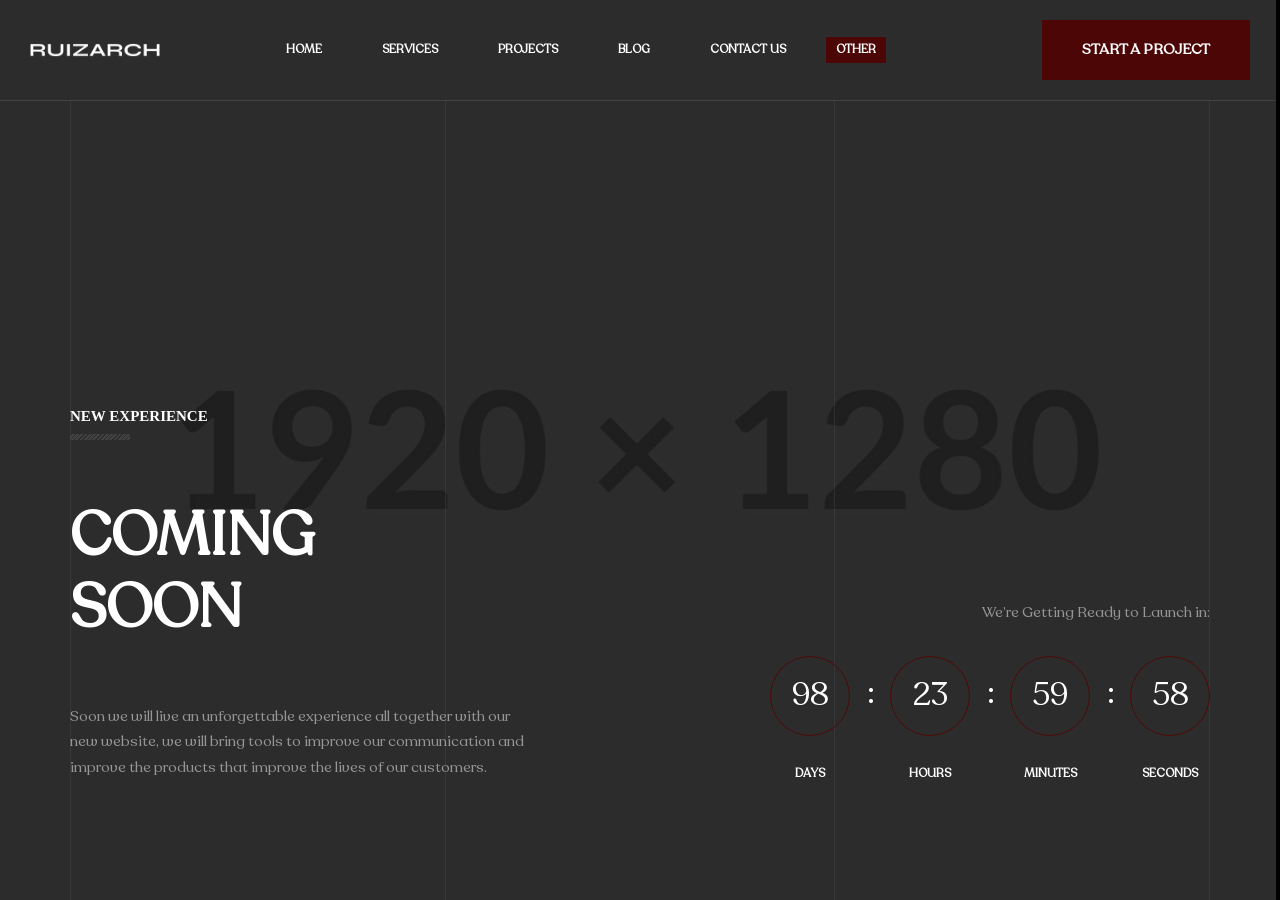
<file: coming-soon.html>
<!DOCTYPE html>
<html lang="en-US">

<head>

    <meta charset="UTF-8">
    <meta name="viewport" content="width=device-width, initial-scale=1.0">
    <meta http-equiv="X-UA-Compatible" content="ie=edge">

    <!-- bootstrap grid css -->
    <link rel="stylesheet" href="css/plugins/bootstrap-grid.css">
    <!-- font awesome css -->
    <link rel="stylesheet" href="css/plugins/font-awesome.min.css">
    <!-- swiper css -->
    <link rel="stylesheet" href="css/plugins/swiper.min.css">
    <!-- ruizarch css -->
    <link rel="stylesheet" href="css/style.css">
    <!-- page name -->
    <title>Ruizarch</title>

</head>

<body>

    <!-- wrapper -->
    <div class="mil-wrapper">

        <div class="mil-progress-track">
            <div class="mil-progress"></div>
        </div>

        <!-- top bar -->
        <div class="mil-top-panel">
            <div class="container-fluid">
                <div class="mil-top-panel-content">
                    <a href="home-1.html" class="mil-logo">
                        <img src="img/logo/logo-light.png" alt="Logo" style="width: 130px;">
                    </a>

                    <div class="mil-navigation">
                        <nav>
                            <ul>
                                <li class="mil-has-children">
                                    <a href="home-1.html">Home</a>
                                    <ul>
                                        <li><a href="home-1.html">Type 1</a></li>
                                        <li><a href="home-2.html">Type 2</a></li>
                                        <li><a href="home-3.html">Type 3</a></li>
                                    </ul>
                                </li>
                                <li class="mil-has-children">
                                    <a href="services.html">Services</a>
                                    <ul>
                                        <li><a href="services.html">Services</a></li>
                                        <li><a href="service.html">Single Service</a></li>
                                    </ul>
                                </li>
                                <li class="mil-has-children">
                                    <a href="portfolio.html">Projects</a>
                                    <ul>
                                        <li><a href="portfolio.html">Projects list</a></li>
                                        <li><a href="project.html">Single Project</a></li>
                                    </ul>
                                </li>
                                <li class="mil-has-children">
                                    <a href="blog.html">Blog</a>
                                    <ul>
                                        <li><a href="blog.html">Blog list</a></li>
                                        <li><a href="publication.html">Single Publication</a></li>
                                    </ul>
                                </li>
                                <li><a href="contact.html">Contact Us</a></li>
                                <li class="mil-has-children mil-active">
                                    <a href="#.">Other</a>
                                    <ul>
                                        <li><a href="about.html">About</a></li>
                                        <li><a href="team.html">Team</a></li>
                                        <li><a href="team-member.html">Team Member</a></li>
                                        <li><a href="coming-soon.html">Coming Soon</a></li>
                                        <li><a href="404.html">404</a></li>
                                    </ul>
                                </li>
                            </ul>
                        </nav>
                    </div>

                    <!-- right buttons -->
                    <div class="mil-top-panel-buttons">
                        <a href="contact.html" class="mil-button mil-sm">Start A Project</a>
                        <div class="mil-menu-btn">
                            <span></span>
                        </div>
                    </div>
                    <!-- right buttons end -->

                </div>

            </div>
        </div>
        <!-- top bar end -->

        <!-- content -->
        <div id="content">

            <!-- banner -->
            <section class="mil-banner mil-relative">
                <img src="img/photo/15.jpg" class="mil-bg-img mil-scale" data-value-1=".4" data-value-2="1.4" alt="image">
                <div class="mil-overlay"></div>
                <div class="container">
                    <div class="mil-background-grid mil-top-space"></div>
                    <div class="mil-banner-content">
                        <div class="row align-items-end justify-content-between">
                            <div class="col-xl-5">

                                <div class="mil-sm-center mil-mb-90">
                                    <span class="mil-suptitle mil-light mil-upper mil-mb-60"><span class="mil-accent">New</span> Experience</span>
                                    <h1 class="mil-upper mil-light mil-mb-60">Coming<br>Soon</h1>
                                    <p class="mil-light-soft">Soon we will live an unforgettable experience all together with our new website, we will bring tools to improve our communication and improve the products that improve the lives of our customers.</p>
                                </div>

                            </div>
                            <div class="col-xl-5">
                                
                                <p class="mil-light-soft mil-timer-text mil-mb-30">We’re Getting Ready to Launch in:</p>

                                <div id="timer" class="mil-timer mil-mb-90">
                                    <div class="mil-timer-item">
                                        <span id="days" class="mil-timer-number">00</span>
                                        <h6 class="mil-text-xs mil-upper mil-light">days</h6>
                                    </div>
                                    <div class="mil-timer-item">
                                        <span id="hours" class="mil-timer-number">00</span>
                                        <h6 class="mil-text-xs mil-upper mil-light">hours</h6>
                                    </div>
                                    <div class="mil-timer-item">
                                        <span id="minutes" class="mil-timer-number">00</span>
                                        <h6 class="mil-text-xs mil-upper mil-light">minutes</h6>
                                    </div>
                                    <div class="mil-timer-item">
                                        <span id="seconds" class="mil-timer-number">00</span>
                                        <h6 class="mil-text-xs mil-upper mil-light">seconds</h6>
                                    </div>
                                </div>

                            </div>
                        </div>
                    </div>
                </div>
            </section>
            <!-- banner end -->

        </div>
        <!-- content -->
    </div>
    <!-- wrapper end -->

    <!-- jQuery js -->
    <script src="js/plugins/jquery.min.js"></script>
    <!-- swiper js -->
    <script src="js/plugins/swiper.min.js"></script>
    <!-- gsap js -->
    <script src="js/plugins/gsap.min.js"></script>
    <!-- imagesloaded js -->
    <script src="js/plugins/imagesloaded.pkgd.js"></script>
    <!-- isotope js -->
    <script src="js/plugins/isotope.min.js"></script>
    <!-- scroll smoother -->
    <script src="js/plugins/smooth-scroll.js"></script>
    <!-- scroll trigger js -->
    <script src="js/plugins/ScrollTrigger.min.js"></script>
    <!-- magnific js -->
    <script src="js/plugins/magnific-popup.js"></script>
    <!-- ruizarch js -->
    <script src="js/main.js"></script>

</body>

</html>
</file>
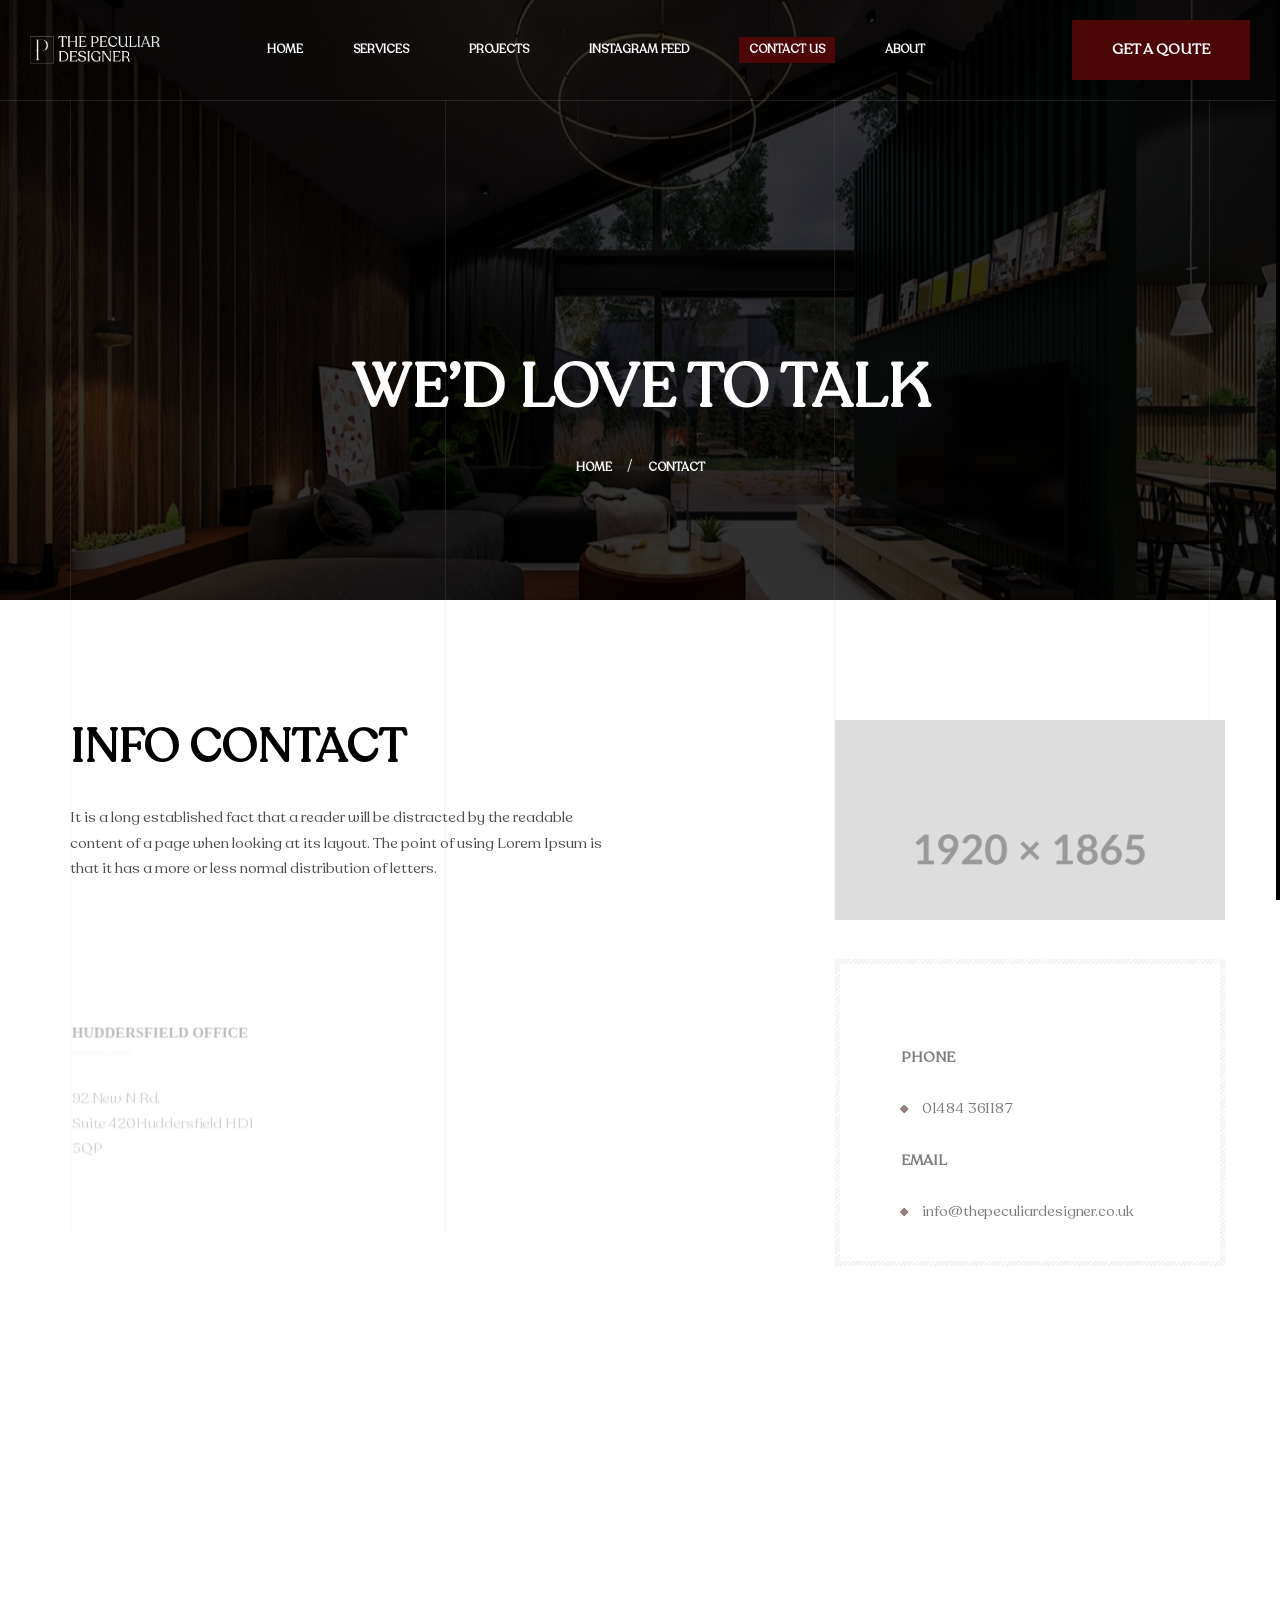
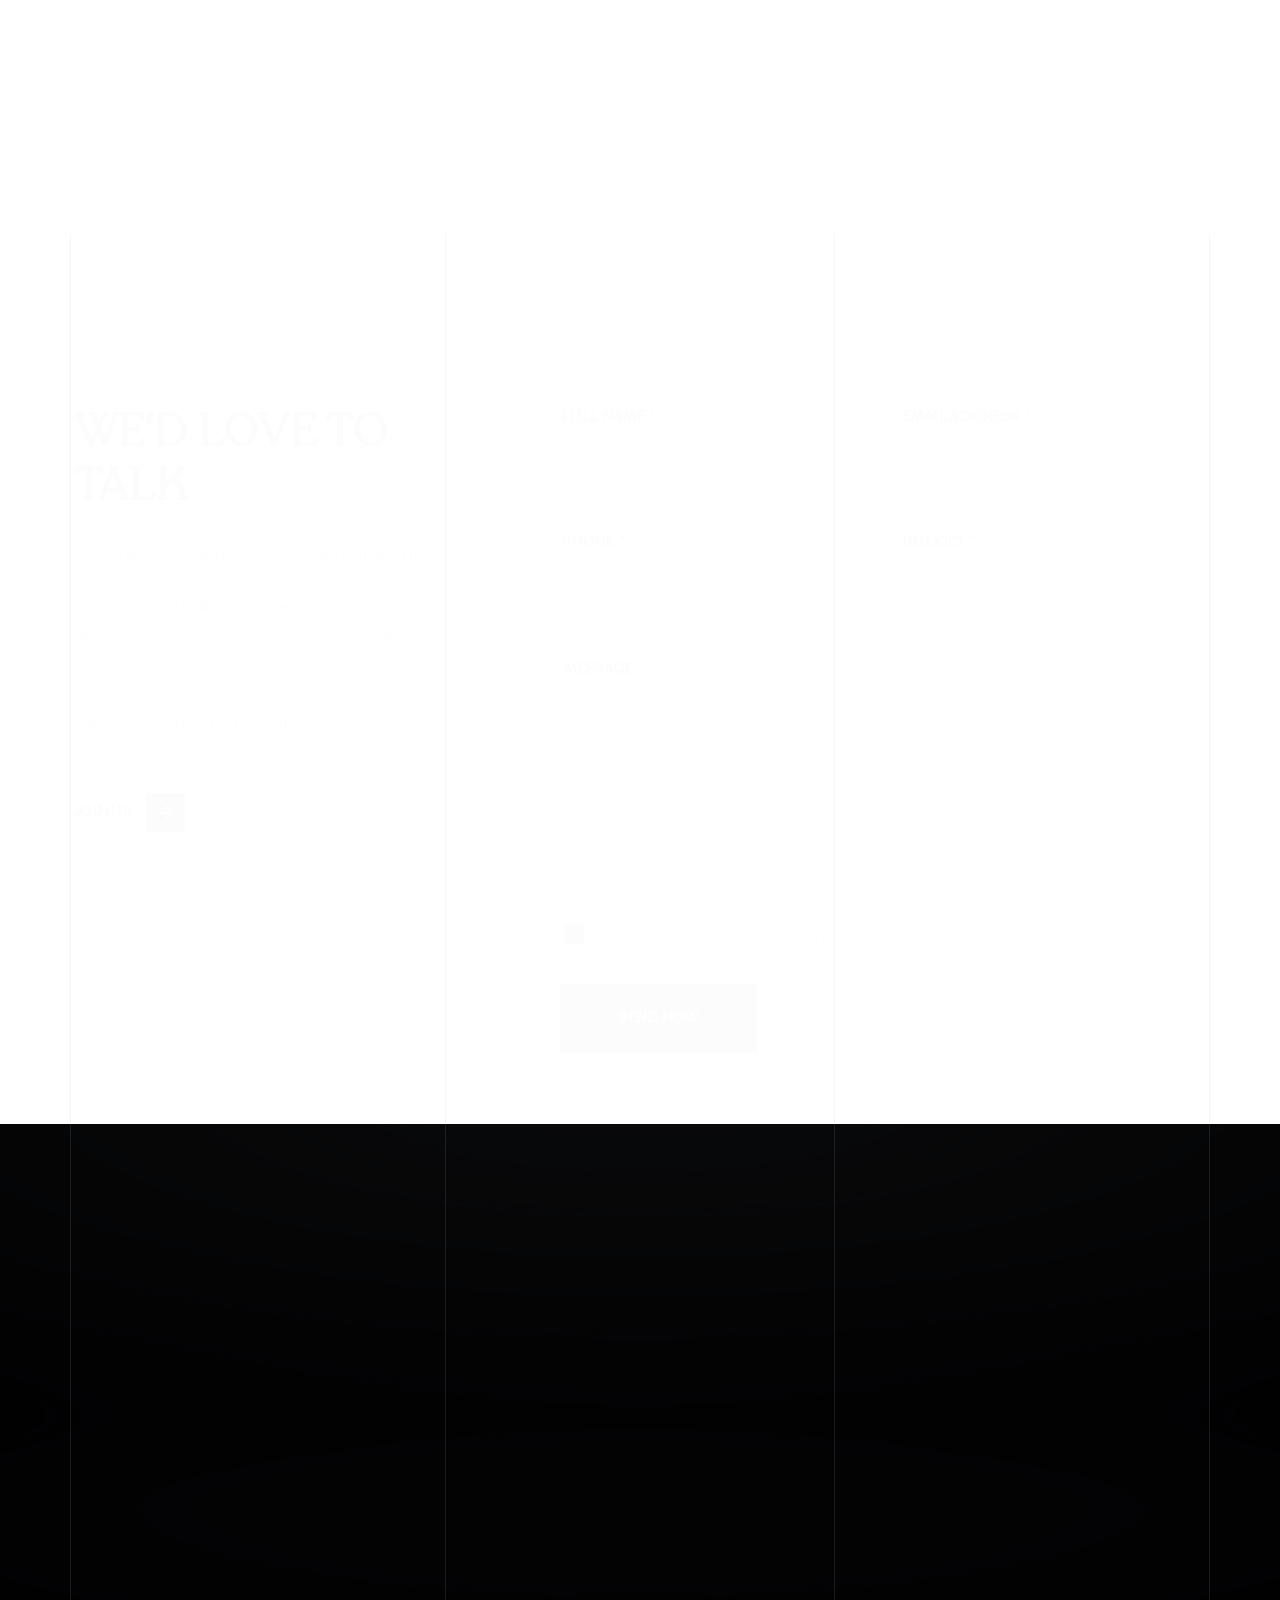
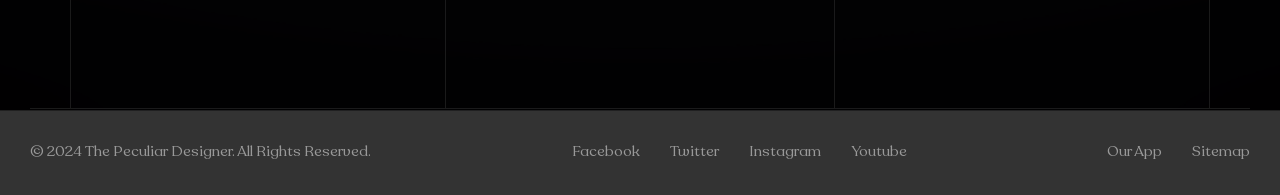
<file: contact.html>
<!DOCTYPE html>
<html lang="en-US">

<head>

    <meta charset="UTF-8">
    <meta name="viewport" content="width=device-width, initial-scale=1.0">
    <meta http-equiv="X-UA-Compatible" content="ie=edge">

    <!-- bootstrap grid css -->
    <link rel="stylesheet" href="css/plugins/bootstrap-grid.css">
    <!-- font awesome css -->
    <link rel="stylesheet" href="css/plugins/font-awesome.min.css">
    <!-- swiper css -->
    <link rel="stylesheet" href="css/plugins/swiper.min.css">
    <!-- ruizarch css -->
    <link rel="stylesheet" href="css/style.css">
    <!-- page name -->
    <title>THE PECULIAR DESIGNER</title>

</head>

<body>

    <!-- wrapper -->
    <div class="mil-wrapper">

        <div class="mil-progress-track">
            <div class="mil-progress"></div>
        </div>

        <!-- top bar -->
        <div class="mil-top-panel">
            <div class="container-fluid">
                <div class="mil-top-panel-content">
                    <a href="index.html" class="mil-logo">
                        <img src="img/logo/mainLogo.png" alt="Logo" style="width: 130px;">
                    </a>

                    <div class="mil-navigation">
                        <nav>
                            <ul>
                                <li >
                                    <a href="index.html">Home</a>
                                    <!-- <ul>
                                        <li><a href="index.html">Type 1</a></li>
                                        <li><a href="home-2.html">Type 2</a></li>
                                        <li><a href="home-3.html">Type 3</a></li>
                                    </ul> -->
                                </li>
                                <li class="mil-has-children">
                                    <a href="services.html">Services</a>
                                    <!-- <ul>
                                        <li><a href="services.html">Services</a></li>
                                        <li><a href="service.html">Single Service</a></li>
                                    </ul> -->
                                </li>
                                <li class="mil-has-children">
                                    <a href="portfolio.html">Projects</a>
                                    <!-- <ul>
                                        <li><a href="portfolio.html">Projects list</a></li>
                                        <li><a href="project.html">Single Project</a></li>
                                    </ul> -->
                                </li>
                                <li class="mil-has-children">
                                    <a href="blog.html">Instagram Feed</a>
                                    <!-- <ul>
                                        <li><a href="blog.html">Blog list</a></li>
                                        <li><a href="publication.html">Single Publication</a></li>
                                    </ul> -->
                                </li>
                                <li class="mil-has-children mil-active"><a href="contact.html">Contact Us</a></li>
                                <li class="mil-has-children"><a href="about.html">About</a></li>
                                <!-- <li class="mil-has-children">
                                    <a href="#.">Other</a>
                                    <ul>
                                        <li><a href="team.html">Team</a></li>
                                        <li><a href="team-member.html">Team Member</a></li>
                                        <li><a href="coming-soon.html">Coming Soon</a></li>
                                        <li><a href="404.html">404</a></li>
                                    </ul>
                                </li> -->
                            </ul>
                        </nav>
                    </div>

                    <!-- right buttons -->
                    <div class="mil-top-panel-buttons">
                        <a href="#" class="mil-button mil-sm">Get a Qoute</a>
                        <div class="mil-menu-btn">
                            <span></span>
                        </div>
                    </div>
                    <!-- right buttons end -->

                </div>

            </div>
        </div>
        <!-- top bar end -->

        <!-- content -->
        <div id="content">

            <!-- banner -->
            <section class="mil-banner mil-banner-sm">
                <img src="img/covers/living-room-pendant-light.jpg" class="mil-bg-img mil-scale" data-value-1=".4" data-value-2="1.1" alt="image" style="object-position: center">
                <div class="mil-overlay"></div>
                <div class="container">
                    <div class="mil-background-grid mil-top-space"></div>
                    <div class="mil-banner-content mil-center">
                        <div class="mil-mb-90">
                            <h1 class="mil-light mil-upper mil-mb-30">We’d love to talk</h1>
                            <ul class="mil-breadcrumbs mil-center">
                                <li><a href="home-2.html">Home</a></li>
                                <li><a href="contact.html">Contact</a></li>
                            </ul>
                        </div>
                    </div>
                </div>
            </section>
            <!-- banner end -->

            <!-- about -->
            <section>
                <div class="container mil-p-120-60">
                    <div class="mil-background-grid mil-softened"></div>
                    <div class="row justify-content-between">
                        <div class="col-lg-6">

                            <div class="mil-mb-90">
                                <h2 class="mil-upper mil-up mil-mb-30">Info Contact</h2>
                                <p class="mil-up mil-mb-40">It is a long established fact that a reader will be distracted by the readable content of a page when looking at its layout. The point of using Lorem Ipsum is that it has a more or less normal distribution of letters.</p>
                            </div>

                        </div>
                        <div class="col-lg-4 mil-relative">

                            <div class="mil-contact-sidebar">

                                <img src="img/photo/2.jpg" alt="img" style="width: 100%; height: 200px; object-fit: cover; object-position: 0 -60px" class="mil-mb-30">

                                <div class="mil-sidebar-info">

                                    <!-- <h6 class="mil-upper mil-up mil-mb-30">Headquarters</h6>
                                    <ul class="mil-list mil-dark mil-up mil-mb-30">
                                        <li>USA</li>
                                        <li>New York - 1800 Wazee Street</li>
                                        <li>Suite 300 NY, NY 80202</li>
                                    </ul> -->
                                    <h6 class="mil-upper mil-up mil-mb-30">Phone</h6>
                                    <ul class="mil-list mil-dark mil-up mil-mb-30">
                                        <li>01484 361187</li>
                                    </ul>
                                    <h6 class="mil-upper mil-up mil-mb-30">Email</h6>
                                    <ul class="mil-list mil-dark mil-up">
                                        <li>info@thepeculiardesigner.co.uk</li>
                                    </ul>
                                    
                                </div>

                            </div>

                        </div>
                        <div class="col-lg-7">
                            <div class="row">
                                <div class="col-lg-4">
                                    <div class="mil-up mil-mb-60">
                                        <span class="mil-suptitle mil-upper mil-up mil-mb-30">Huddersfield Office</span>
                                        <p class="mil-up">92 New N Rd,<br>Suite 420Huddersfield HD1 5QP</p>
                                    </div>
                                </div>
                                <!-- <div class="col-lg-4">
                                    <div class="mil-up mil-mb-60">
                                        <span class="mil-suptitle mil-upper mil-up mil-mb-30">Chicago</span>
                                        <p class="mil-up">10233 Gaillard Lake Est <br>Suite 420 <br>Houston, TX 75169 <br>(903) 560 - 9830</p>
                                    </div>
                                </div>
                                <div class="col-lg-4">
                                    <div class="mil-up mil-mb-60">
                                        <span class="mil-suptitle mil-upper mil-up mil-mb-30">Harriman</span>
                                        <p class="mil-up">10233 Gaillard Lake Est <br>Suite 420 <br>Houston, TX 75169 <br>(903) 560 - 9830</p>
                                    </div>
                                </div> -->
                            </div>
                        </div>
                    </div>
                </div>
            </section>
            <!-- about end -->

            <!-- map -->
            <div class="mil-map-frame mil-up">
                <div class="mil-map">
                    <iframe src="https://www.google.com/maps/embed?pb=!1m18!1m12!1m3!1d2364.673882573769!2d-1.7975663230949284!3d53.6527868517504!2m3!1f0!2f0!3f0!3m2!1i1024!2i768!4f13.1!3m3!1m2!1s0x487bdc65d4c60d5f%3A0x8997bfa5a1db9d21!2s92%20New%20N%20Rd%2C%20Huddersfield%20HD1%205QP%2C%20UK!5e0!3m2!1sen!2s!4v1733510327412!5m2!1sen!2s" width="600" height="450" style="border:0;" allowfullscreen="" loading="lazy" referrerpolicy="no-referrer-when-downgrade"></iframe>
                </div>
            </div>
            <!-- map end -->

            <!-- contact -->
            <section class="mil-relative">
                <div class="container mil-p-120-30">
                    <div class="mil-background-grid mil-softened"></div>
                    <div class="row justify-content-between">
                        <div class="col-lg-4">

                            <div class="mil-mb-90">
                                <h2 class="mil-upper mil-up mil-mb-30">We’d love to talk</h2>
                                <p class="mil-up mil-mb-30">Have a question? We’d love to hear from you. Send us a note to get the conversation started - or click on an office above and talk to us. Especially about designing something, or something we’ve designed.</p>
                                <div class="mil-divider-lg mil-up mil-mb-30"></div>
                                <p class="mil-up mil-mb-30">Interested in joining the team? Browse our current openings.</p>
                                <div class="mil-up">
                                    <a href="contact.html" class="mil-link mil-upper">Join Us <span class="mil-arrow"><img src="img/icons/1.svg" alt="arrow"></span></a>
                                </div>
                            </div>

                        </div>
                        <div class="col-lg-7">

                            <form id="cform" class="mil-mb-90 cform">
                                <div class="row">
                                    <div class="col-lg-6">

                                        <div class="mil-input-frame mil-dark-input mil-up mil-mb-30">
                                            <label class="mil-upper"><span>Full Name</span><span class="mil-required">*</span></label>
                                            <input type="text" name="name" placeholder="Enter Your Name Here">
                                        </div>

                                    </div>
                                    <div class="col-lg-6">

                                        <div class="mil-input-frame mil-dark-input mil-up mil-mb-30">
                                            <label class="mil-upper"><span>Email address</span><span class="mil-required">*</span></label>
                                            <input type="email" name="email" placeholder="Enter Your Email Here">
                                        </div>

                                    </div>
                                    <div class="col-lg-6">

                                        <div class="mil-input-frame mil-dark-input mil-up mil-mb-30">
                                            <label class="mil-upper"><span>Phone</span><span class="mil-required">*</span></label>
                                            <input type="tel" name="tel" placeholder="Enter Your Phone Here">
                                        </div>

                                    </div>
                                    <div class="col-lg-6">

                                        <div class="mil-input-frame mil-dark-input mil-up mil-mb-30">
                                            <label class="mil-upper"><span>Budget</span><span class="mil-required">*</span></label>
                                            <input type="text" name="budget" placeholder="Enter Your Name Here">
                                        </div>

                                    </div>
                                    <div class="col-lg-12">

                                        <div class="mil-input-frame mil-dark-input mil-up mil-mb-30">
                                            <label class="mil-upper"><span>Message</span><span class="mil-required">*</span></label>
                                            <textarea name="message" placeholder="Enter Your Name Here"></textarea>
                                        </div>

                                    </div>
                                    <div class="col-lg-12">

                                        <div class="mil-checbox-frame mil-dark-input mil-up mil-mb-30">
                                            <input checked class="mil-checkbox" id="checkbox-1" type="checkbox" value="value">
                                            <label for="checkbox-1" class="mil-text-sm">Accept the terms and conditions of personal data.</label>
                                        </div>

                                    </div>
                                    <div class="col-lg-12">

                                        <a href="#." onclick="$('#cform').submit(); return false;" class="mil-button mil-up">Send Now</a>

                                    </div>
                                </div>
                            </form>
                            <div class="alert-success mil-mb-90" style="display: none;"><h5>Thanks, your message is sent successfully.</h5></div>

                        </div>
                    </div>
                </div>
            </section>
            <!-- contact end -->

            <!-- footer -->
            <footer class="mil-relative">
                <img src="img/covers/abstract-luxury-blur-dark-grey-black-gradient-used-as-background-studio-wall-display-your-products.jpg" class="mil-bg-img mil-parallax" alt="image" style="object-position: top;" data-value-1="-25%" data-value-2="23%">
                <div class="mil-overlay"></div>
                <div class="container mil-p-120-90">
                    <div class="mil-background-grid"></div>
                    <div class="row align-items-end">
                        <div class="col-lg-8">
                            <div class="row">
                                <div class="col-12">

                                    <div class="mil-footer-navigation mil-up mil-mb-90">
                                        <nav>
                                            <ul>
                                                <li>
                                                    <a href="about.html">About</a>
                                                </li>
                                                <li>
                                                    <a href="services.html">Services</a>
                                                </li>
                                                <li>
                                                    <a href="portfolio.html">Projects</a>
                                                </li>
                                                <li>
                                                    <a href="blog.html">Instagram Feed</a>
                                                </li>
                                                <li  class="mil-active">
                                                    <a href="contact.html">Contact</a>
                                                </li>
                                                <li>
                                                    <a href="team.html">Our Story</a>
                                                </li>
                                                <li>
                                                    <a href="faqs.html">FAQ's</a>
                                                </li>
                                            </ul>
                                            </ul>
                                        </nav>
                                    </div>

                                </div>
                                <div class="col-md-6 col-lg-6 col-xl-3">

                                    <span class="mil-suptitle mil-light mil-upper mil-up mil-mb-30">Huddersfield Office</span>
                                    <p class="mil-text-sm mil-up mil-light-soft mil-mb-30">92 New N Rd, <br>Huddersfield HD1 5QP <br>info@thepeculiardesigner.co.uk <br>01484 361187</p>

                                </div>
                                <!-- <div class="col-md-6 col-lg-6 col-xl-3">

                                    <span class="mil-suptitle mil-light mil-upper mil-up mil-mb-30">Chicago</span>
                                    <p class="mil-text-sm mil-up mil-light-soft mil-mb-30">10233 Gaillard Lake Est <br>Suite 420 <br>Houston, TX 75169 <br>(903) 560 - 9830</p>

                                </div>
                                <div class="col-md-6 col-lg-6 col-xl-3">

                                    <span class="mil-suptitle mil-light mil-upper mil-up mil-mb-30">Harriman</span>
                                    <p class="mil-text-sm mil-up mil-light-soft mil-mb-30">5 Harriman Woods Dr <br>Suite 702 <br>New York, NY 10926 <br>(570) 253 - 2853</p>

                                </div>
                                <div class="col-md-6 col-lg-6 col-xl-3">

                                    <span class="mil-suptitle mil-light mil-upper mil-up mil-mb-30">Largo</span>
                                    <p class="mil-text-sm mil-up mil-light-soft mil-mb-30">1071 Donegan Rd <br>Suite 1300 <br>Florida, FL 33771 <br>(727) 223 - 5371</p>

                                </div> -->
                            </div>
                        </div>
                        <div class="col-lg-4">

                            <a href="index.html" class="mil-footer-logo mil-up mil-mb-30">
                                <img src="img/logo/mainLogo.png" alt="Logo" style="width: 250px">
                            </a>

                        </div>

                    </div>
                </div>
                <div class="container-fluid">

                    <div class="mil-footer-bottom">
                        <p class="mil-light-soft mil-mb-15">© 2024 The Peculiar Designer. All Rights Reserved.</p>
                        <ul class="mil-light-soft mil-mb-15">
                            <li><a href="#.">Facebook</a></li>
                            <li><a href="#.">Twitter</a></li>
                            <li><a href="#.">Instagram</a></li>
                            <li><a href="#.">Youtube</a></li>
                        </ul>
                        <ul class="mil-light-soft mil-mb-15">
                            <li><a href="#.">Our App</a></li>
                            <li><a href="#.">Sitemap</a></li>
                        </ul>
                    </div>

                </div>
            </footer>
            <!-- footer end -->

        </div>
        <!-- content -->
    </div>
    <!-- wrapper end -->

    <!-- jQuery js -->
    <script src="js/plugins/jquery.min.js"></script>
    <!-- jQuery Validation js -->
    <script src="js/plugins/jquery.validate.min.js"></script>
    <!-- swiper js -->
    <script src="js/plugins/swiper.min.js"></script>
    <!-- gsap js -->
    <script src="js/plugins/gsap.min.js"></script>
    <!-- imagesloaded js -->
    <script src="js/plugins/imagesloaded.pkgd.js"></script>
    <!-- isotope js -->
    <script src="js/plugins/isotope.min.js"></script>
    <!-- scroll smoother -->
    <script src="js/plugins/smooth-scroll.js"></script>
    <!-- scroll trigger js -->
    <script src="js/plugins/ScrollTrigger.min.js"></script>
    <!-- magnific js -->
    <script src="js/plugins/magnific-popup.js"></script>
    <!-- ruizarch js -->
    <script src="js/main.js"></script>

</body>

</html>
</file>
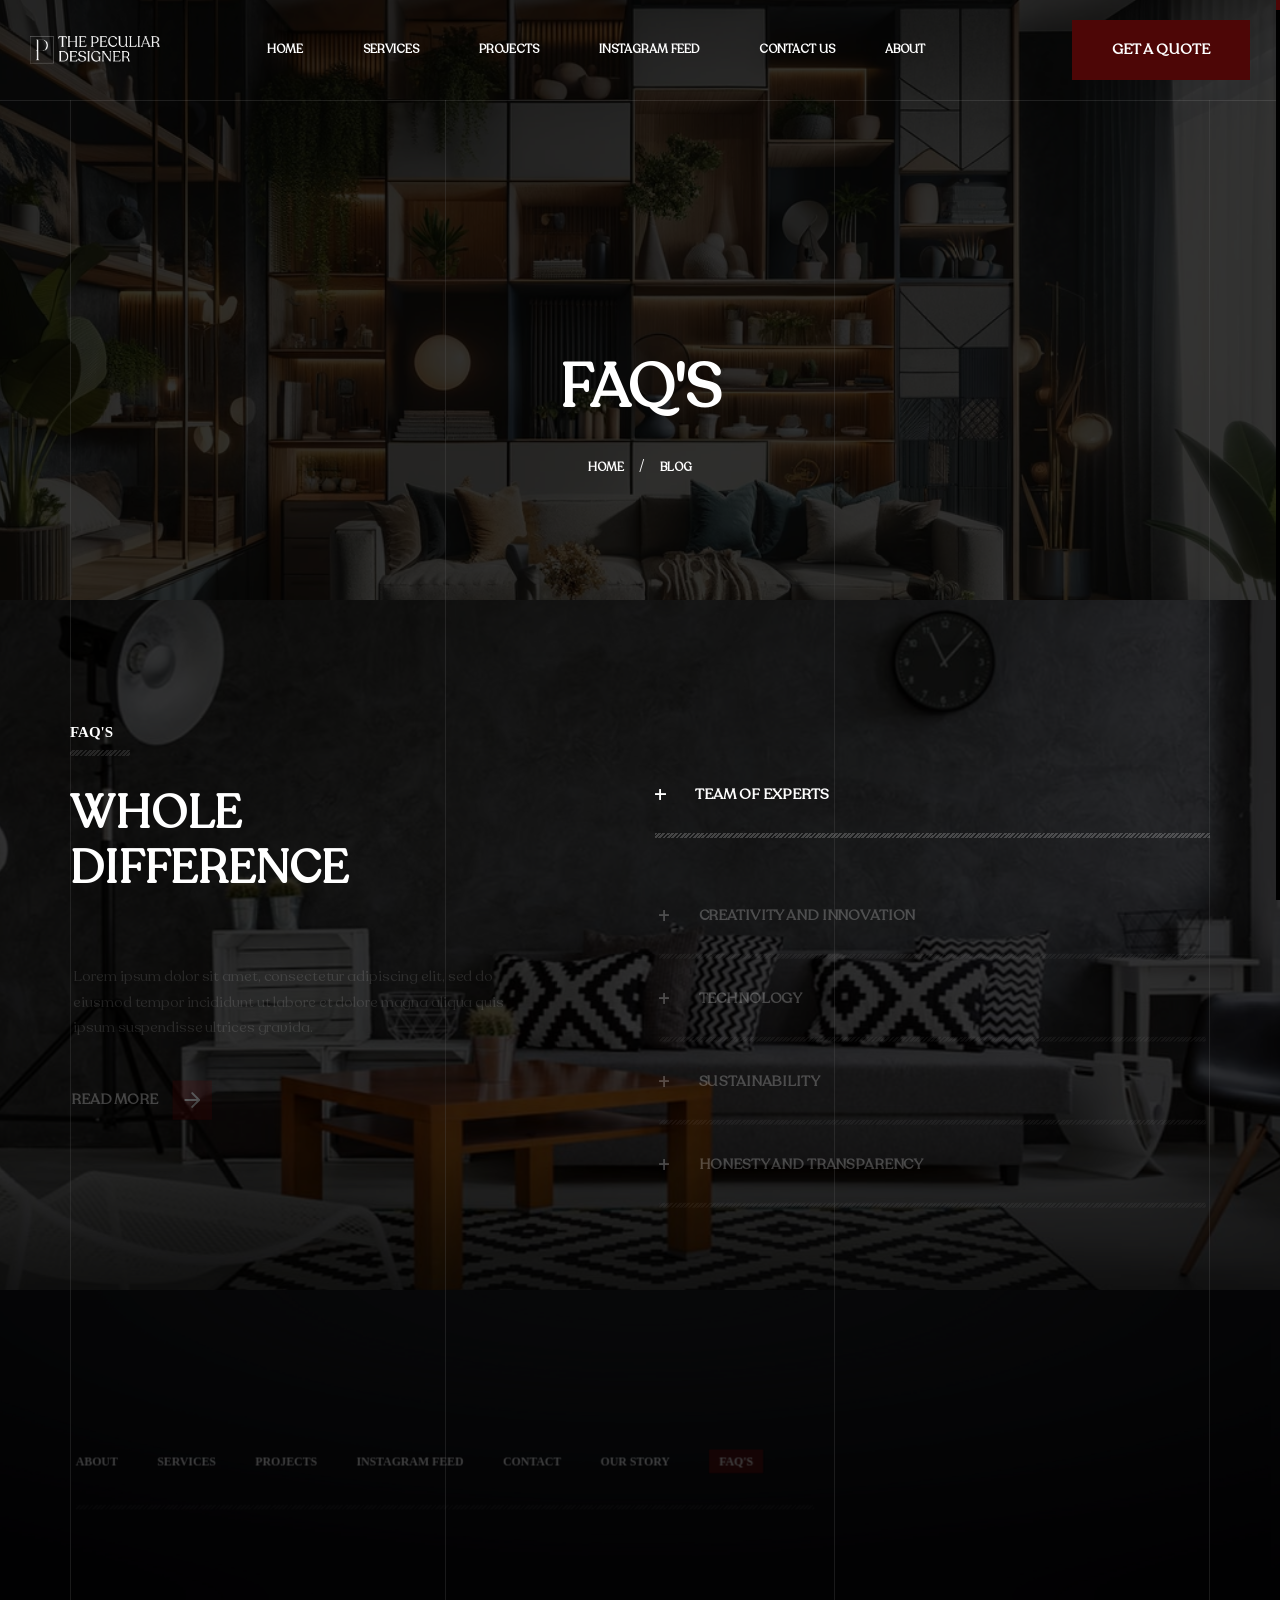
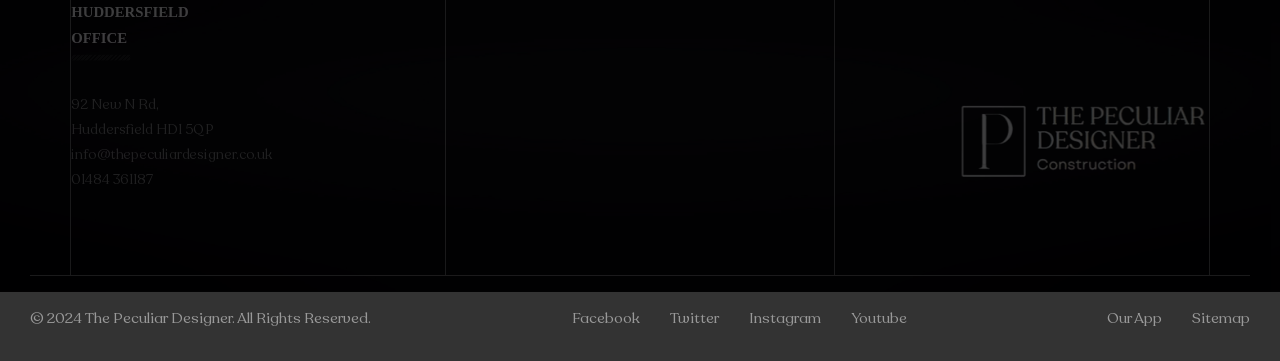
<file: faqs.html>
<!DOCTYPE html>
<html lang="en-US">

<head>

    <meta charset="UTF-8">
    <meta name="viewport" content="width=device-width, initial-scale=1.0">
    <meta http-equiv="X-UA-Compatible" content="ie=edge">

    <!-- bootstrap grid css -->
    <link rel="stylesheet" href="css/plugins/bootstrap-grid.css">
    <!-- font awesome css -->
    <link rel="stylesheet" href="css/plugins/font-awesome.min.css">
    <!-- swiper css -->
    <link rel="stylesheet" href="css/plugins/swiper.min.css">
    <!-- ruizarch css -->
    <link rel="stylesheet" href="css/style.css">
    <!-- page name -->
    <title>THE PECULIAR DESIGNER</title>

</head>

<body>

    <!-- wrapper -->
    <div class="mil-wrapper">

        <div class="mil-progress-track">
            <div class="mil-progress"></div>
        </div>

        <!-- top bar -->
        <div class="mil-top-panel">
            <div class="container-fluid">
                <div class="mil-top-panel-content">
                    <a href="index.html" class="mil-logo">
                        <img src="img/logo/mainLogo.png" alt="Logo" style="width: 130px;">
                    </a>

                    <div class="mil-navigation">
                        <nav>
                            <ul>
                                <li class="mil-has-children">
                                    <a href="index.html">Home</a>
                                    <!-- <ul>
                                        <li><a href="index.html">Type 1</a></li>
                                        <li><a href="home-2.html">Type 2</a></li>
                                        <li><a href="home-3.html">Type 3</a></li>
                                    </ul> -->
                                </li>
                                <li class="mil-has-children">
                                    <a href="services.html">Services</a>
                                    <!-- <ul>
                                        <li><a href="services.html">Services</a></li>
                                        <li><a href="service.html">Single Service</a></li>
                                    </ul> -->
                                </li>
                                <li class="mil-has-children">
                                    <a href="portfolio.html">Projects</a>
                                    <!-- <ul>
                                        <li><a href="portfolio.html">Projects list</a></li>
                                        <li><a href="project.html">Single Project</a></li>
                                    </ul> -->
                                </li>
                                <li class="mil-has-children">
                                    <a href="blog.html">Instagram Feed</a>
                                    <!-- <ul>
                                        <li><a href="blog.html">Blog list</a></li>
                                        <li><a href="publication.html">Single Publication</a></li>
                                    </ul> -->
                                </li>
                                <li><a href="contact.html">Contact Us</a></li>
                                <li class="mil-has-children">
                                <!-- <a href="#.">Other</a> -->
                                <a href="about.html">About</a>
                            </li>
                                    <!-- <ul>
                                        <li><a href="team.html">Team</a></li>
                                        <li><a href="team-member.html">Team Member</a></li>
                                        <li><a href="coming-soon.html">Coming Soon</a></li>
                                        <li><a href="404.html">404</a></li>
                                    </ul> -->
                            </ul>
                        </nav>
                    </div>

                    <!-- right buttons -->
                    <div class="mil-top-panel-buttons">
                        <a href="#" class="mil-button mil-sm">Get a Quote</a>
                        <div class="mil-menu-btn">
                            <span></span>
                        </div>
                    </div>
                    <!-- right buttons end -->

                </div>

            </div>
        </div>
        <!-- top bar end -->

        <!-- content -->
        <div id="content">

            <!-- banner -->
            <section class="mil-banner mil-banner-sm">
                <img src="img/covers/65fcc82f42342ec97c53ded1_latest_residential_design_trends.png" class="mil-bg-img mil-scale" data-value-1=".4" data-value-2="1.1" alt="image" style="object-position: center">
                <div class="mil-overlay"></div>
                <div class="container">
                    <div class="mil-background-grid mil-top-space"></div>
                    <div class="mil-banner-content mil-center">
                        <div class="mil-mb-90">
                            <h1 class="mil-light mil-upper mil-mb-30">FAQ's</h1>
                            <ul class="mil-breadcrumbs mil-center">
                                <li><a href="index.html">Home</a></li>
                                <li><a href="blog.html">Blog</a></li>
                            </ul>
                        </div>
                    </div>
                </div>
            </section>
            <!-- banner end -->
            <section class="mil-dark-bg mil-relative mil-o-hidden">
                <img src="img/covers/7-Elements-of-Interior-Designing-Cover-23-04.jpg" class="mil-bg-img mil-scale" alt="image" style="object-position: top;" data-value-1="1" data-value-2="1.2">
                <div class="mil-overlay"></div>
                <div class="container mil-p-120-90">
                    <div class="mil-background-grid"></div>
                    <div class="row justify-content-between">
                        <div class="col-lg-5">

                            <div class="mil-mb-90">
                                <span class="mil-suptitle mil-upper mil-light mil-up mil-mb-30">FAQ's</span>
                                <h2 class="mil-upper mil-light mil-up mil-mb-30">Whole difference</h2>
                                <p class="mil-light-soft mil-up mil-mb-40">Lorem ipsum dolor sit amet, consectetur adipiscing elit, sed do eiusmod tempor incididunt ut labore et dolore magna aliqua quis ipsum suspendisse ultrices gravida.</p>
                                <a href="services.html" class="mil-link mil-light mil-upper mil-up">Read More <span class="mil-arrow"><img src="img/icons/1.svg" alt="arrow"></span></a>
                            </div>

                        </div>
                        <div class="col-lg-6 mil-mt-suptitle-offset">

                            <div class="mil-accordion-group mil-up">
                                <div class="mil-accordion-menu">

                                    <div class="mil-symbol mil-light mil-thin mil-h3">
                                        <div class="mil-plus">+</div>
                                        <div class="mil-minus">-</div>
                                    </div>

                                    <h6 class="mil-upper mil-light">Team of Experts</h6>

                                </div>
                                <div class="mil-accordion-content">
                                    <p class="mil-light-soft mil-mb-30">Donec eu libero sit amet quam egestas semper. Aenean ultricies mi vitae est. Mauris placerat eleifend leo.</p>
                                </div>
                            </div>

                            <div class="mil-accordion-group mil-up">
                                <div class="mil-accordion-menu">

                                    <div class="mil-symbol mil-light mil-thin mil-h3">
                                        <div class="mil-plus">+</div>
                                        <div class="mil-minus">-</div>
                                    </div>

                                    <h6 class="mil-upper mil-light">Creativity and Innovation</h6>

                                </div>
                                <div class="mil-accordion-content">
                                    <p class="mil-light-soft mil-mb-30">Pellentesque habitant morbi tristique senectus et netus et malesuada fames ac turpis egestas. Vestibulum tortor quam, feugiat vitae, ultricies eget, tempor sit amet, ante. Donec eu libero sit amet quam egestas semper. Aenean ultricies mi vitae est. Mauris placerat eleifend leo.</p>
                                </div>
                            </div>

                            <div class="mil-accordion-group mil-up">
                                <div class="mil-accordion-menu">

                                    <div class="mil-symbol mil-light mil-thin mil-h3">
                                        <div class="mil-plus">+</div>
                                        <div class="mil-minus">-</div>
                                    </div>

                                    <h6 class="mil-upper mil-light">Technology</h6>

                                </div>
                                <div class="mil-accordion-content">
                                    <p class="mil-light-soft mil-mb-30">Netus et malesuada fames ac turpis egestas. Vestibulum tortor quam, feugiat vitae, ultricies eget, tempor sit amet, ante. Donec eu libero sit amet quam egestas semper. Aenean ultricies mi vitae est. Mauris placerat eleifend leo.</p>
                                </div>
                            </div>

                            <div class="mil-accordion-group mil-up">
                                <div class="mil-accordion-menu">

                                    <div class="mil-symbol mil-light mil-thin mil-h3">
                                        <div class="mil-plus">+</div>
                                        <div class="mil-minus">-</div>
                                    </div>

                                    <h6 class="mil-upper mil-light">Sustainability</h6>

                                </div>
                                <div class="mil-accordion-content">
                                    <p class="mil-light-soft mil-mb-30">Malesuada fames ac turpis egestas. Vestibulum tortor quam, feugiat vitae, ultricies eget, tempor sit amet, ante. Donec eu libero sit amet quam egestas semper. Aenean ultricies mi vitae est. Mauris placerat eleifend leo.</p>
                                </div>
                            </div>

                            <div class="mil-accordion-group mil-up">
                                <div class="mil-accordion-menu">

                                    <div class="mil-symbol mil-light mil-thin mil-h3">
                                        <div class="mil-plus">+</div>
                                        <div class="mil-minus">-</div>
                                    </div>

                                    <h6 class="mil-upper mil-light">Honesty and Transparency</h6>

                                </div>
                                <div class="mil-accordion-content">
                                    <p class="mil-light-soft mil-mb-30">Fames ac turpis egestas. Vestibulum tortor quam, feugiat vitae, ultricies eget, tempor sit amet, ante. Donec eu libero sit amet quam egestas semper. Aenean ultricies mi vitae est. Mauris placerat eleifend leo.</p>
                                </div>
                            </div>

                        </div>
                    </div>
                </div>
            </section>

            <!-- footer -->
            <footer class="mil-relative">
                <img src="img/covers/abstract-luxury-blur-dark-grey-black-gradient-used-as-background-studio-wall-display-your-products.jpg" class="mil-bg-img mil-parallax" alt="image" style="object-position: top;" data-value-1="-25%" data-value-2="23%">
                <div class="mil-overlay"></div>
                <div class="container mil-p-120-90">
                    <div class="mil-background-grid"></div>
                    <div class="row align-items-end">
                        <div class="col-lg-8">
                            <div class="row">
                                <div class="col-12">

                                    <div class="mil-footer-navigation mil-up mil-mb-90">
                                        <nav>
                                            <ul>
                                                <li>
                                                    <a href="about.html">About</a>
                                                </li>
                                                <li>
                                                    <a href="services.html">Services</a>
                                                </li>
                                                <li>
                                                    <a href="portfolio.html">Projects</a>
                                                </li>
                                                <li>
                                                    <a href="blog.html">Instagram Feed</a>
                                                </li>
                                                <li>
                                                    <a href="contact.html">Contact</a>
                                                </li>
                                                <li>
                                                    <a href="team.html">Our Story</a>
                                                </li>
                                                <li class="mil-active">
                                                    <a href="faqs.html">FAQ's</a>
                                                </li>
                                            </ul>
                                        </nav>
                                    </div>

                                </div>
                                <div class="col-md-6 col-lg-6 col-xl-3">

                                    <span class="mil-suptitle mil-light mil-upper mil-up mil-mb-30">Huddersfield Office</span>
                                    <p class="mil-text-sm mil-up mil-light-soft mil-mb-30">92 New N Rd, <br>Huddersfield HD1 5QP <br>info@thepeculiardesigner.co.uk <br>01484 361187</p>

                                </div>
                                <!-- <div class="col-md-6 col-lg-6 col-xl-3">

                                    <span class="mil-suptitle mil-light mil-upper mil-up mil-mb-30">Chicago</span>
                                    <p class="mil-text-sm mil-up mil-light-soft mil-mb-30">10233 Gaillard Lake Est <br>Suite 420 <br>Houston, TX 75169 <br>(903) 560 - 9830</p>

                                </div>
                                <div class="col-md-6 col-lg-6 col-xl-3">

                                    <span class="mil-suptitle mil-light mil-upper mil-up mil-mb-30">Harriman</span>
                                    <p class="mil-text-sm mil-up mil-light-soft mil-mb-30">5 Harriman Woods Dr <br>Suite 702 <br>New York, NY 10926 <br>(570) 253 - 2853</p>

                                </div>
                                <div class="col-md-6 col-lg-6 col-xl-3">

                                    <span class="mil-suptitle mil-light mil-upper mil-up mil-mb-30">Largo</span>
                                    <p class="mil-text-sm mil-up mil-light-soft mil-mb-30">1071 Donegan Rd <br>Suite 1300 <br>Florida, FL 33771 <br>(727) 223 - 5371</p>

                                </div> -->
                            </div>
                        </div>
                        <div class="col-lg-4">

                            <a href="index.html" class="mil-footer-logo mil-up mil-mb-30">
                                <img src="img/logo/thepeculiar.avif" alt="Logo" style="width: 250px">
                            </a>

                        </div>

                    </div>
                </div>
                <div class="container-fluid">

                    <div class="mil-footer-bottom">
                        <p class="mil-light-soft mil-mb-15">© 2024 The Peculiar Designer. All Rights Reserved.</p>
                        <ul class="mil-light-soft mil-mb-15">
                            <li><a href="#.">Facebook</a></li>
                            <li><a href="#.">Twitter</a></li>
                            <li><a href="#.">Instagram</a></li>
                            <li><a href="#.">Youtube</a></li>
                        </ul>
                        <ul class="mil-light-soft mil-mb-15">
                            <li><a href="#.">Our App</a></li>
                            <li><a href="#.">Sitemap</a></li>
                        </ul>
                    </div>

                </div>
            </footer>
            <!-- footer end -->

        </div>
        <!-- content -->
    </div>
    <!-- wrapper end -->

    <!-- jQuery js -->
    <script src="js/plugins/jquery.min.js"></script>
    <!-- swiper js -->
    <script src="js/plugins/swiper.min.js"></script>
    <!-- gsap js -->
    <script src="js/plugins/gsap.min.js"></script>
    <!-- imagesloaded js -->
    <script src="js/plugins/imagesloaded.pkgd.js"></script>
    <!-- isotope js -->
    <script src="js/plugins/isotope.min.js"></script>
    <!-- scroll smoother -->
    <script src="js/plugins/smooth-scroll.js"></script>
    <!-- scroll trigger js -->
    <script src="js/plugins/ScrollTrigger.min.js"></script>
    <!-- magnific js -->
    <script src="js/plugins/magnific-popup.js"></script>
    <!-- ruizarch js -->
    <script src="js/main.js"></script>

</body>

</html>
</file>
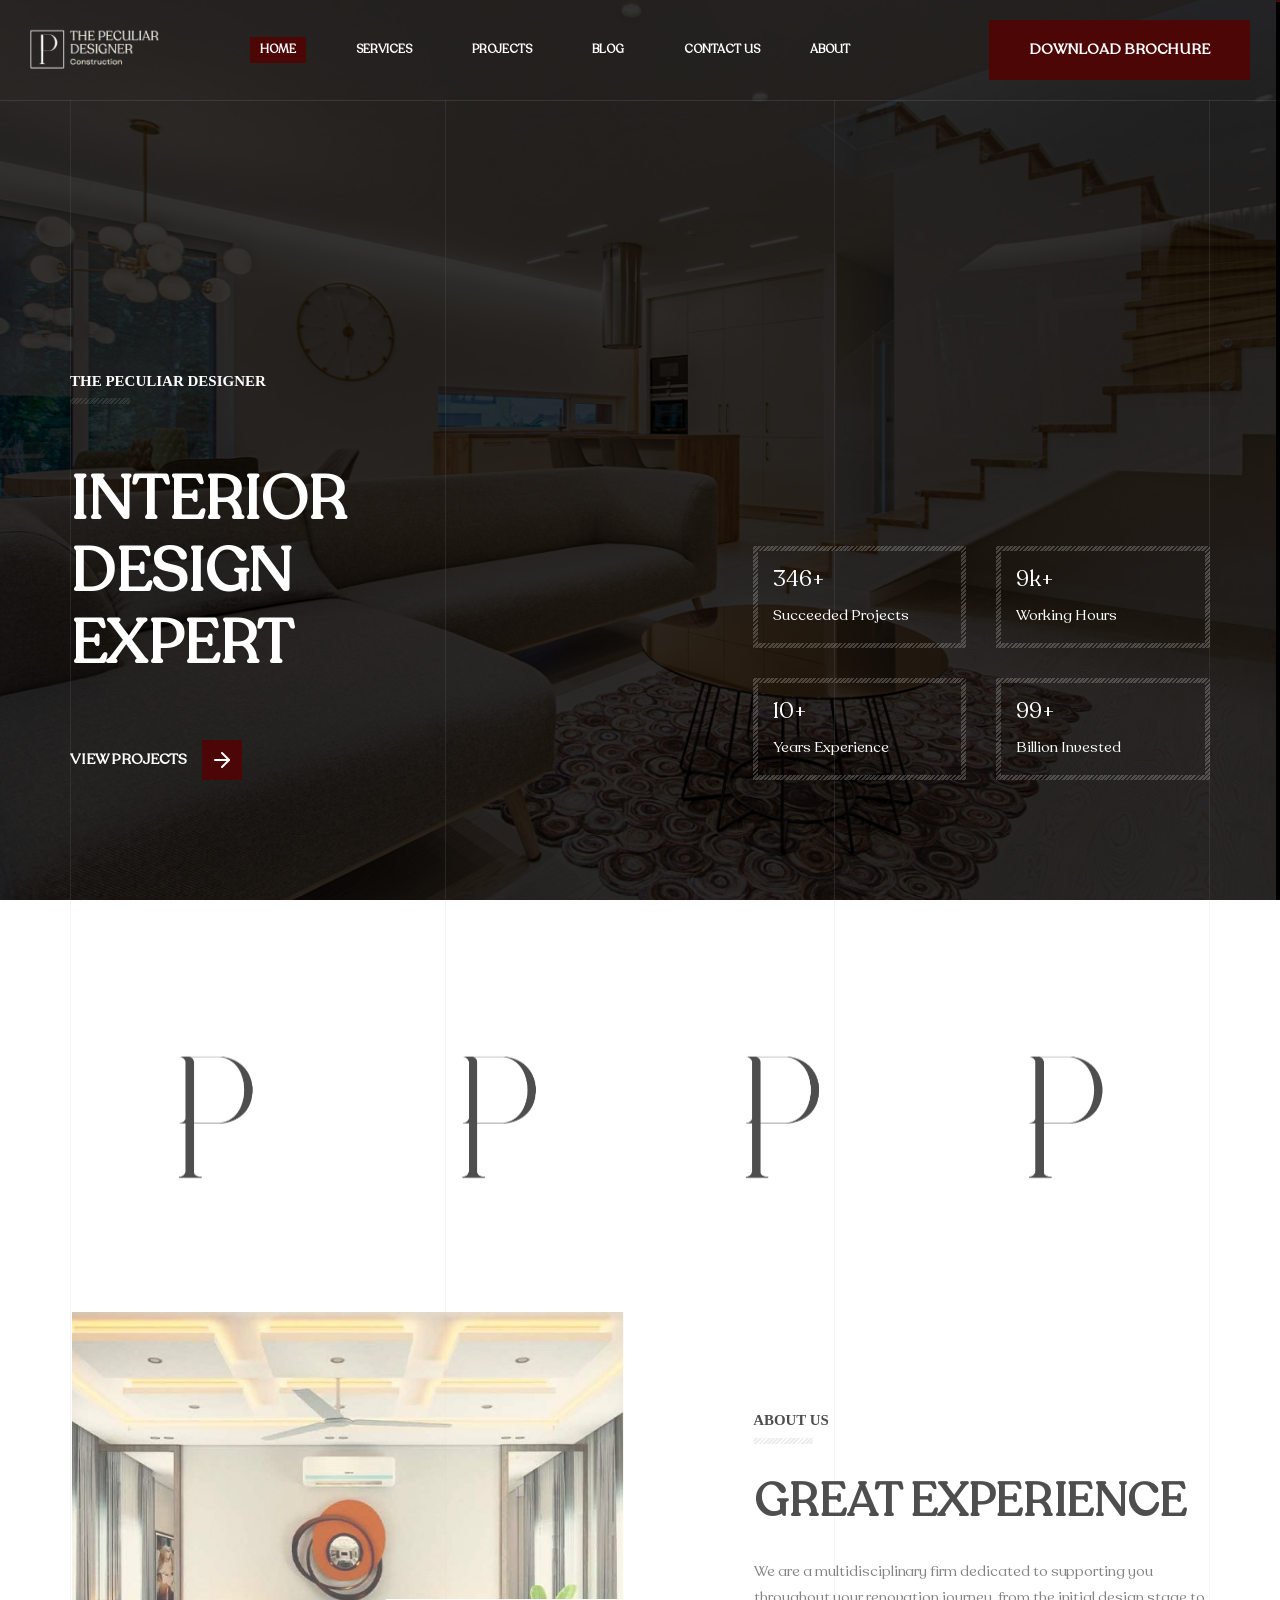
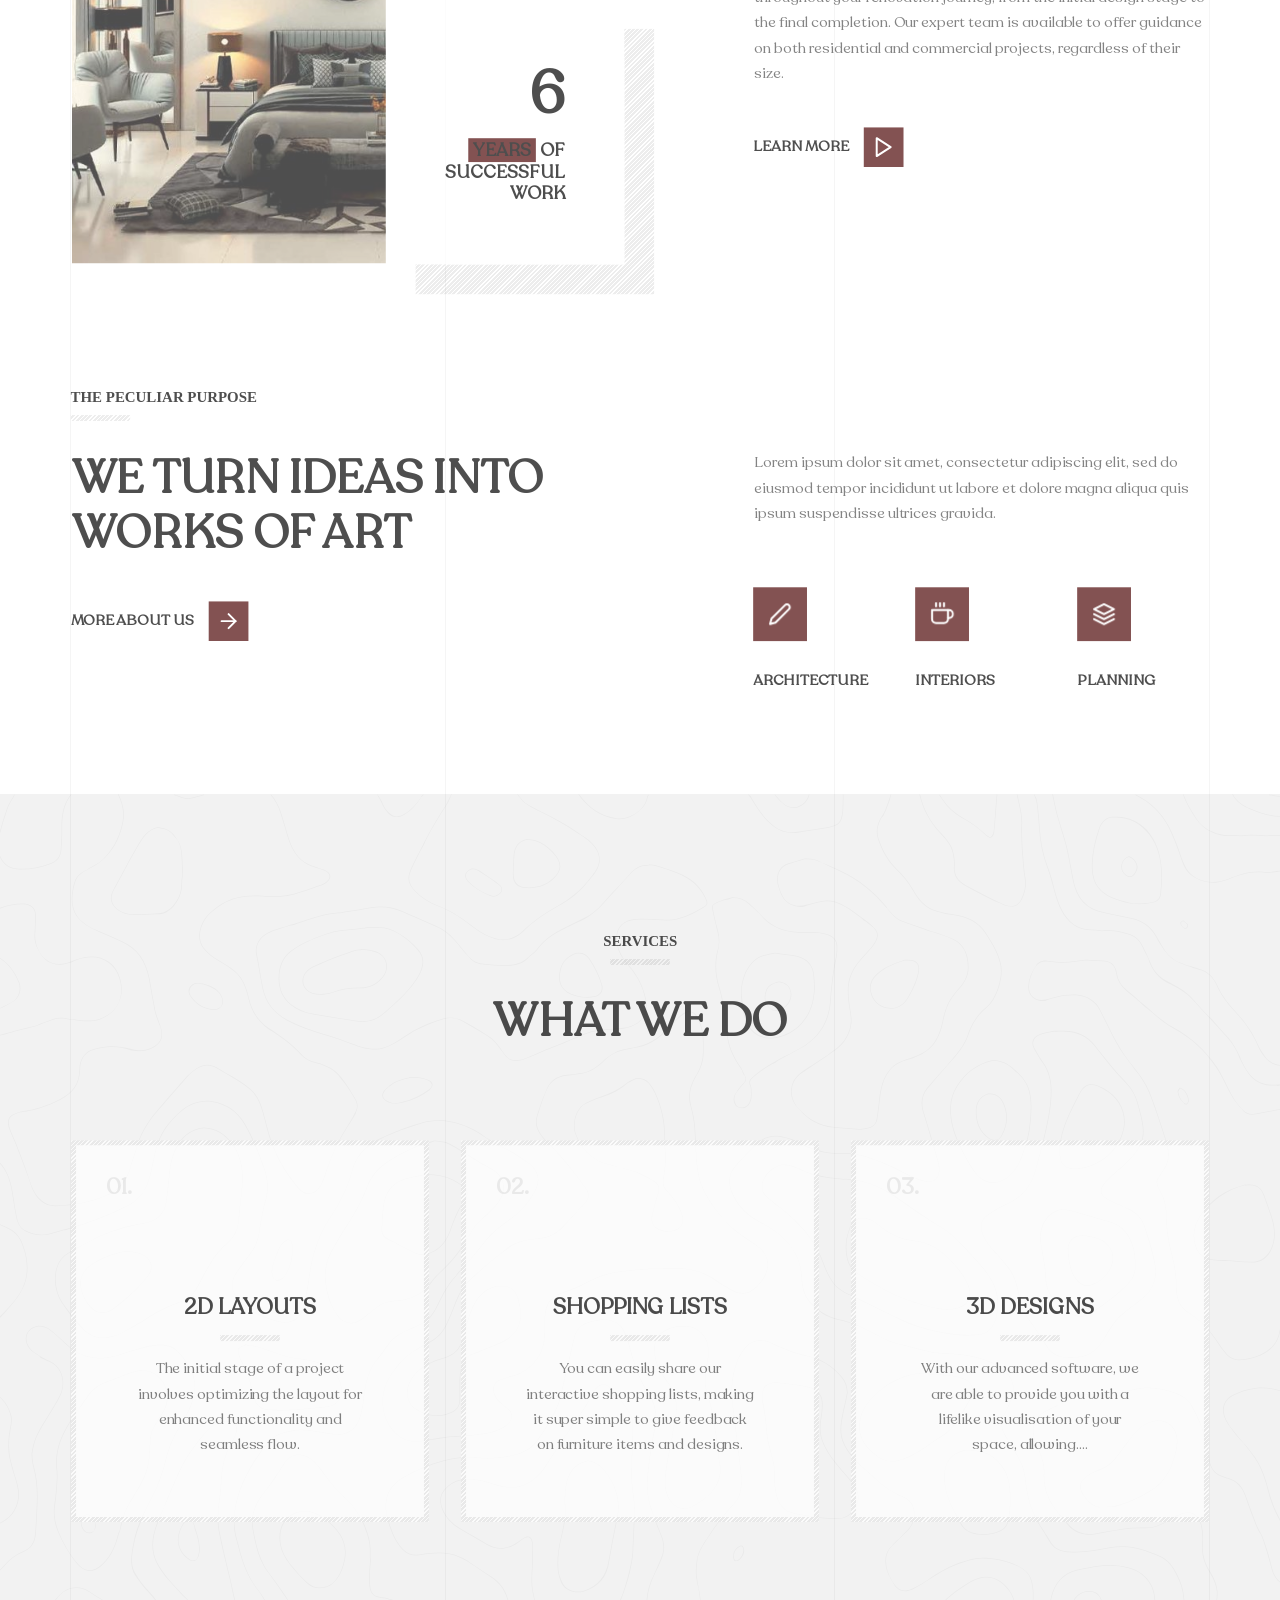
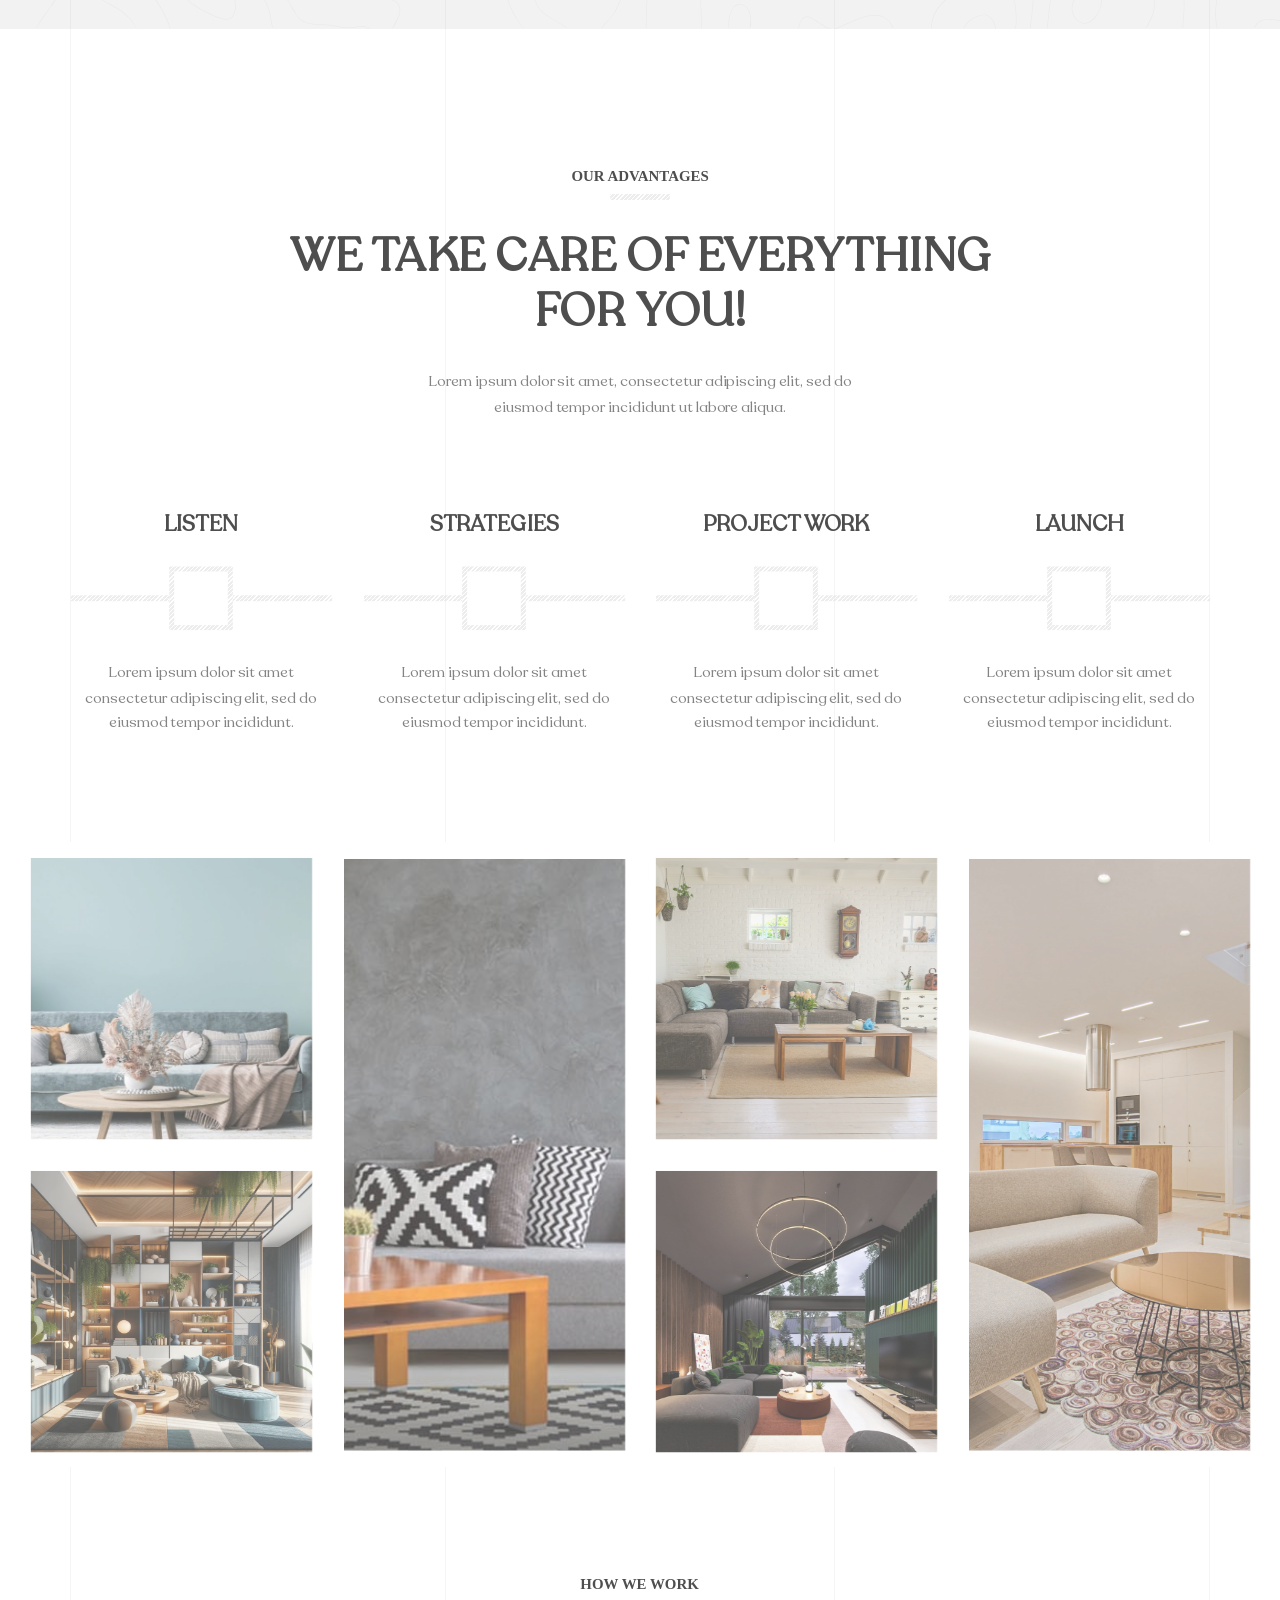
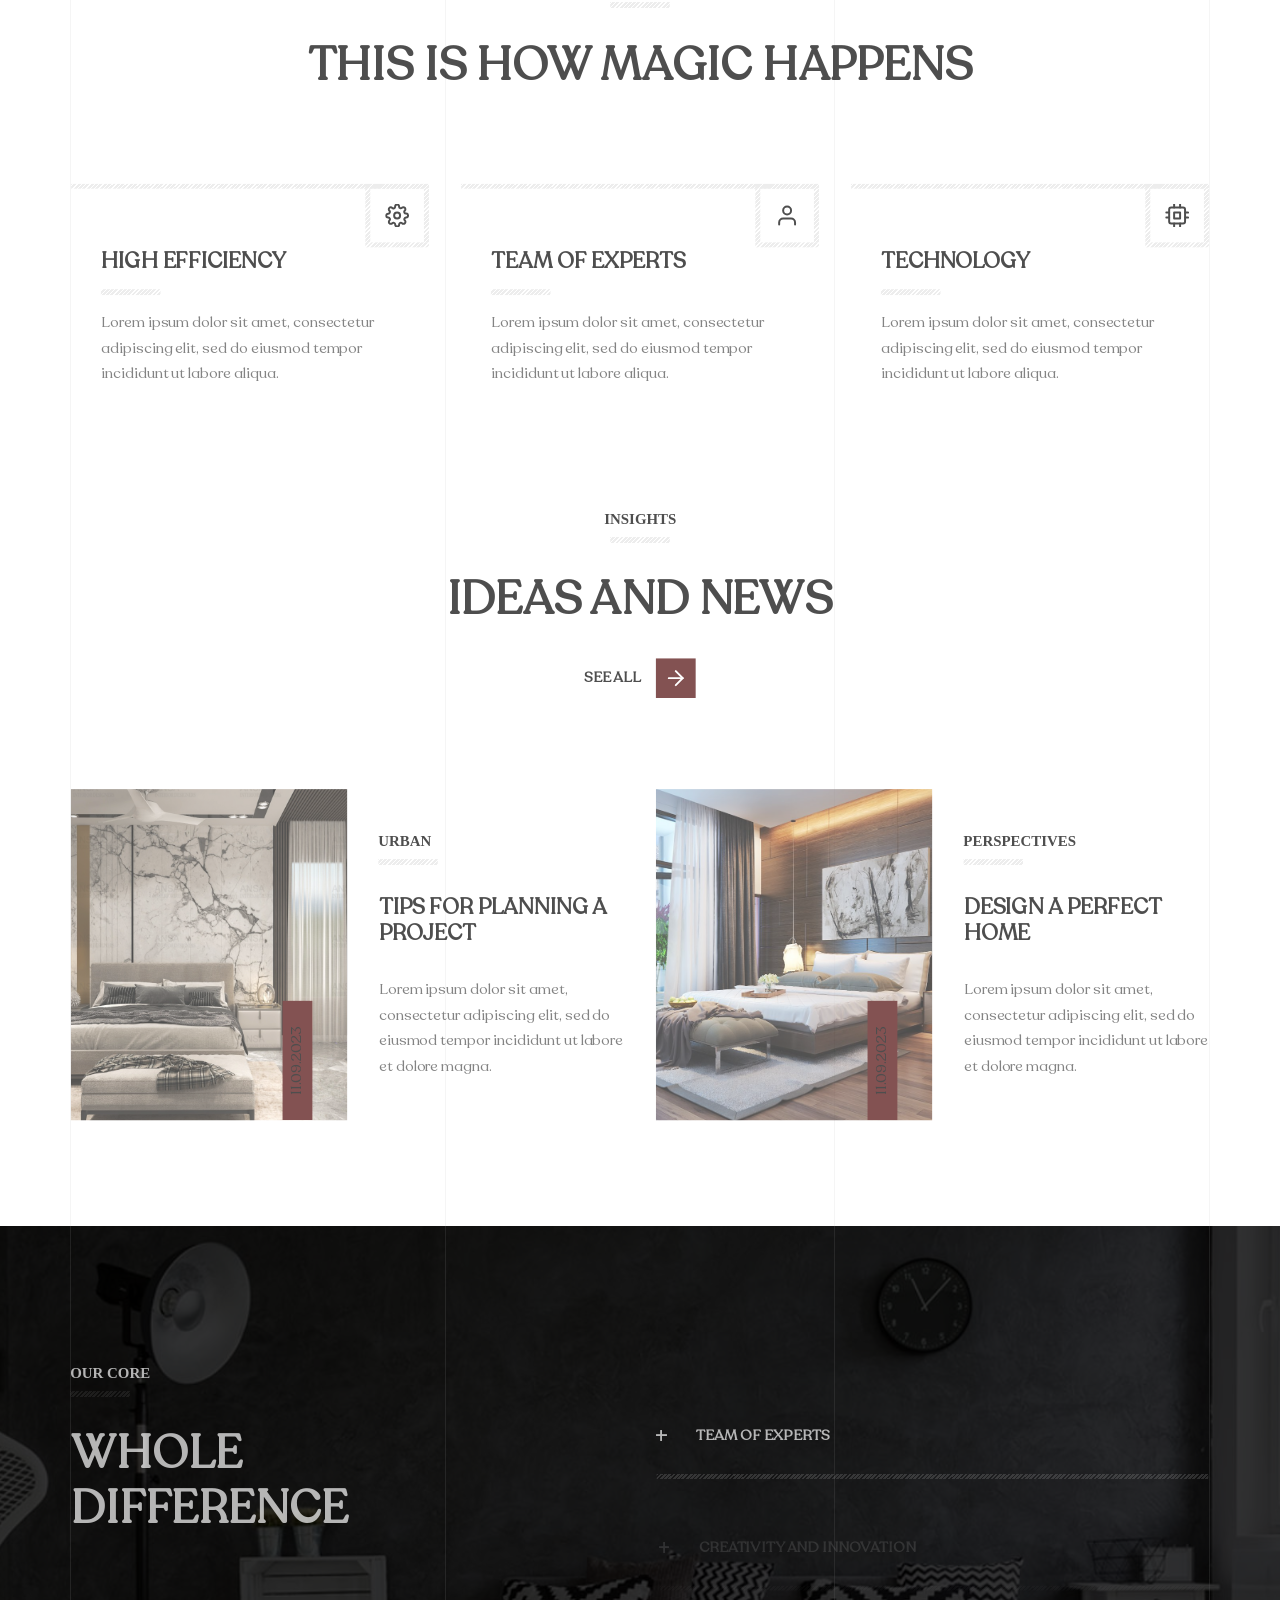
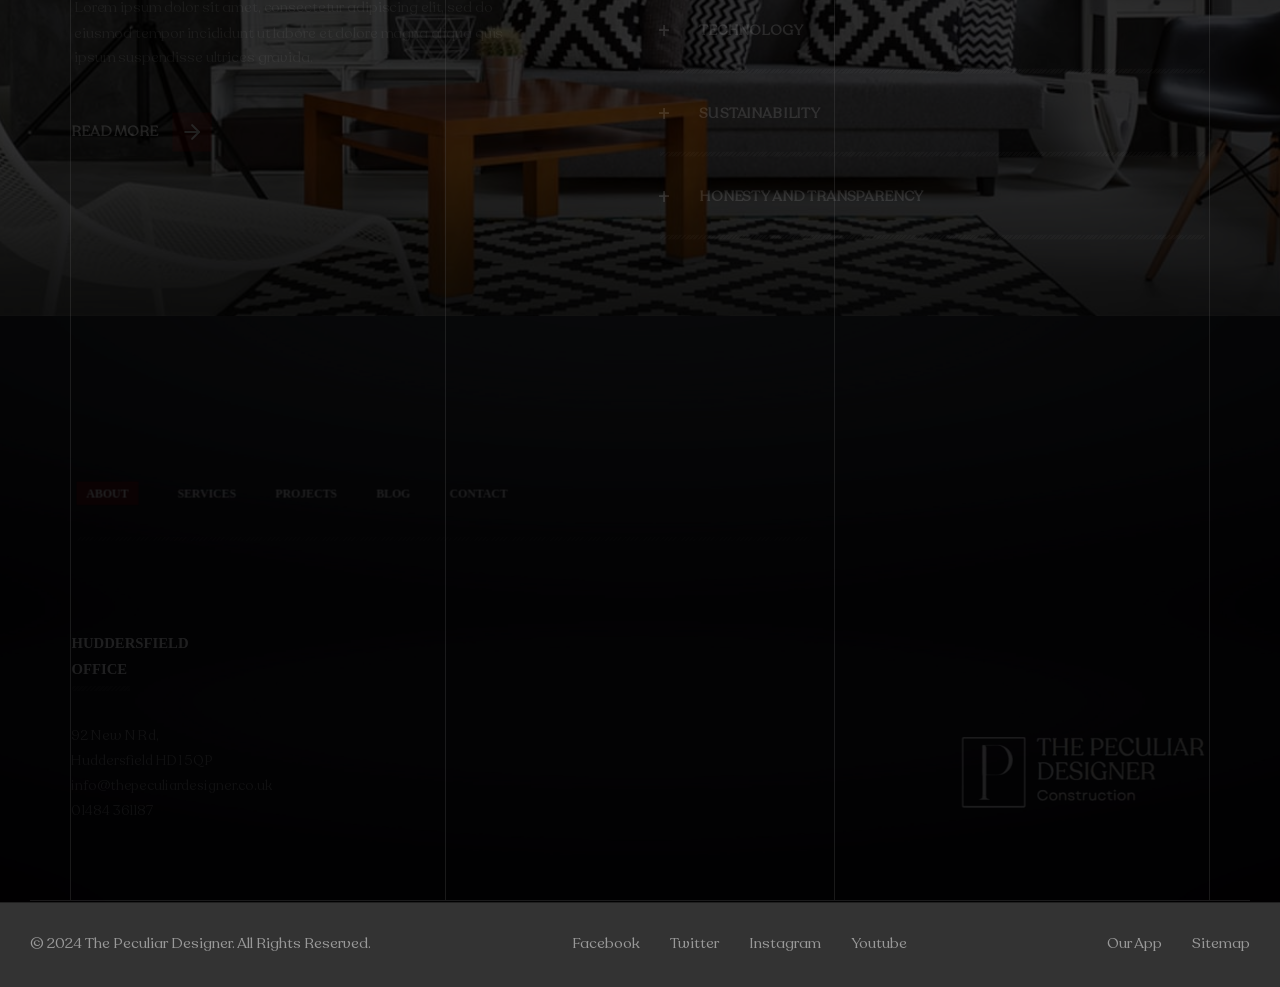
<file: home-1.html>
<!DOCTYPE html>
<html lang="en-US">

<head>

    <meta charset="UTF-8">
    <meta name="viewport" content="width=device-width, initial-scale=1.0">
    <meta http-equiv="X-UA-Compatible" content="ie=edge">

    <!-- bootstrap grid css -->
    <link rel="stylesheet" href="css/plugins/bootstrap-grid.css">
    <!-- font awesome css -->
    <link rel="stylesheet" href="css/plugins/font-awesome.min.css">
    <!-- swiper css -->
    <link rel="stylesheet" href="css/plugins/swiper.min.css">
    <!-- magnific css -->
    <link rel="stylesheet" href="css/plugins/magnific-popup.css">
    <!-- ruizarch css -->
    <link rel="stylesheet" href="css/style.css">
    <!-- page name -->
    <title>Ruizarch</title>

</head>

<body>

    <!-- wrapper -->
    <div class="mil-wrapper">

        <div class="mil-progress-track">
            <div class="mil-progress"></div>
        </div>

        <!-- top bar -->
        <div class="mil-top-panel">
            <div class="container-fluid">
                <div class="mil-top-panel-content">
                    <a href="home-1.html" class="mil-logo">
                        <img src="img/logo/thepeculiar.avif" alt="Logo" style="width: 130px;">
                    </a>

                    <div class="mil-navigation">
                        <nav>
                            <ul>
                                <li class="mil-has-children mil-active">
                                    <a href="home-1.html">Home</a>
                                    <!-- <ul>
                                        <li><a href="home-1.html">Type 1</a></li>
                                        <li><a href="home-2.html">Type 2</a></li>
                                        <li><a href="home-3.html">Type 3</a></li>
                                    </ul> -->
                                </li>
                                <li class="mil-has-children">
                                    <a href="services.html">Services</a>
                                    <!-- <ul>
                                        <li><a href="services.html">Services</a></li>
                                        <li><a href="service.html">Single Service</a></li>
                                    </ul> -->
                                </li>
                                <li class="mil-has-children">
                                    <a href="portfolio.html">Projects</a>
                                    <!-- <ul>
                                        <li><a href="portfolio.html">Projects list</a></li>
                                        <li><a href="project.html">Single Project</a></li>
                                    </ul> -->
                                </li>
                                <li class="mil-has-children">
                                    <a href="blog.html">Blog</a>
                                    <!-- <ul>
                                        <li><a href="blog.html">Blog list</a></li>
                                        <li><a href="publication.html">Single Publication</a></li>
                                    </ul> -->
                                </li>
                                <li><a href="contact.html">Contact Us</a></li>
                                <li class="mil-has-children">
                                    <a href="about.html">About</a>
                                </li>
                                    <!-- <a href="#.">Other</a>
                                    <ul>
                                        <li><a href="team.html">Team</a></li>
                                        <li><a href="team-member.html">Team Member</a></li>
                                        <li><a href="coming-soon.html">Coming Soon</a></li>
                                        <li><a href="404.html">404</a></li>
                                    </ul> -->
                            </ul>
                        </nav>
                    </div>

                    <!-- right buttons -->
                    <div class="mil-top-panel-buttons">
                        <a href="#" class="mil-button mil-sm">Download Brochure</a>
                        <div class="mil-menu-btn">
                            <span></span>
                        </div>
                    </div>
                    <!-- right buttons end -->

                </div>

            </div>
        </div>
        <!-- top bar end -->

        <!-- content -->
        <div id="content">

            <!-- banner -->
            <section class="mil-banner">
                <img src="img/covers/pexels-fotoaibe-1571460.jpg" class="mil-bg-img mil-scale" data-value-1=".4" data-value-2="1.4" alt="image">
                <div class="mil-overlay"></div>
                <div class="container">
                    <div class="mil-background-grid mil-top-space"></div>
                    <div class="mil-banner-content">
                        <div class="row align-items-end">
                            <div class="col-xl-7">

                                <div class="mil-mb-90">
                                    <span class="mil-suptitle mil-light mil-upper mil-mb-60">THE PECULIAR DESIGNER</span>
                                    <h1 class="mil-upper mil-light mil-mb-60">INTERIOR<br><span class="mil-accent">Design</span><br>EXPERT</h1>
                                    <a href="portfolio.html" class="mil-link mil-light mil-upper">View Projects <span class="mil-arrow"><img src="img/icons/1.svg" alt="arrow"></span></a>
                                </div>

                            </div>
                            <div class="col-xl-5">
                                <div class="row mil-mb-60">
                                    <div class="col-6">

                                        <div class="mil-counter-frame mil-light mil-mb-30">
                                            <h4 class="mil-accent mil-thin mil-mb-10"><span class="mil-counter" data-number="346">0</span>+</h4>
                                            <p class="mil-light">Succeeded <br>Projects</p>
                                        </div>

                                    </div>
                                    <div class="col-6">

                                        <div class="mil-counter-frame mil-light mil-mb-30">
                                            <h4 class="mil-accent mil-thin mil-mb-10"><span class="mil-counter" data-number="9">0</span>k+</h4>
                                            <p class="mil-light">Working <br>Hours</p>
                                        </div>

                                    </div>
                                    <div class="col-6">

                                        <div class="mil-counter-frame mil-light mil-mb-30">
                                            <h4 class="mil-accent mil-thin mil-mb-10"><span class="mil-counter" data-number="10">0</span>+</h4>
                                            <p class="mil-light">Years <br>Experience</p>
                                        </div>

                                    </div>
                                    <div class="col-6">

                                        <div class="mil-counter-frame mil-light mil-mb-30">
                                            <h4 class="mil-accent mil-thin mil-mb-10"><span class="mil-counter" data-number="99">0</span>+</h4>
                                            <p class="mil-light">Billion <br>Invested</p>
                                        </div>

                                    </div>
                                </div>
                            </div>
                        </div>
                    </div>
                </div>
            </section>
            <!-- banner end -->

            <!-- partners -->
            <div class="mil-partners">
                <div class="container mil-p-120-120">
                    <div class="mil-background-grid mil-softened"></div>
                    <div class="swiper-container mil-infinite-show mil-up">
                        <div class="swiper-wrapper">
                            <div class="swiper-slide">
                                <a href="#." class="mil-partner-frame"><img src="img/logo/logo-p version 2-01.png" alt="logo"></a>
                            </div>
                            <div class="swiper-slide">
                                <a href="#." class="mil-partner-frame"><img src="img/logo/logo-p version 2-01.png" alt="logo"></a>
                            </div>
                            <div class="swiper-slide">
                                <a href="#." class="mil-partner-frame"><img src="img/logo/logo-p version 2-01.png" alt="logo"></a>
                            </div>
                            <div class="swiper-slide">
                                <a href="#." class="mil-partner-frame"><img src="img/logo/logo-p version 2-01.png" alt="logo"></a>
                            </div>
                            <div class="swiper-slide">
                                <a href="#." class="mil-partner-frame"><img src="img/logo/logo-p version 2-01.png" alt="logo"></a>
                            </div>
                            <div class="swiper-slide">
                                <a href="#." class="mil-partner-frame"><img src="img/logo/logo-p version 2-01.png" alt="logo"></a>
                            </div>
                        </div>
                    </div>
                </div>
            </div>
            <!-- partners end -->

            <!-- about -->
            <section>
                <div class="container mil-p-0-30">
                    <div class="mil-background-grid mil-softened"></div>
                    <div class="row justify-content-between align-items-center flex-sm-row-reverse">
                        <div class="col-lg-5">

                            <div class="mil-mb-90">
                                <span class="mil-suptitle mil-upper mil-up mil-mb-30">
                                    About Us</span>
                                <h2 class="mil-upper mil-up mil-mb-30">Great experience</h2>
                                <p class="mil-up mil-mb-40">We are a multidisciplinary firm dedicated to supporting you throughout your renovation journey, from the initial design stage to the final completion. Our expert team is available to offer guidance on both residential and commercial projects, regardless of their size.</p>
                                <a href="https://vimeo.com/25428289" class="mil-link mil-upper mil-up has-popup-video">Learn More <span class="mil-arrow"><img src="img/icons/2.svg" alt="arrow"></span></a>
                            </div>

                        </div>
                        <div class="col-lg-6">

                            <div class="mil-illustration mil-up mil-mb-90">
                                <div class="mil-image-frame">
                                    <img src="img/covers/modern-interior-designs-1024x683.jpg" alt="image" class="mil-scale" data-value-1="1" data-value-2="1.3">
                                </div>
                                <div class="mil-about-counter">
                                    <h1 class="mil-counter mil-right mil-mb-10" data-number="8">0</h1>
                                    <h5 class="mil-upper mil-right"><span class="mil-marker">Years</span> of <br>successful <br>work</h5>
                                </div>
                            </div>

                        </div>
                    </div>
                </div>
            </section>
            <!-- about end -->

            <!-- ideas -->
            <section>
                <div class="container mil-p-0-90">
                    <div class="mil-background-grid mil-softened"></div>
                    <div class="row justify-content-between">
                        <div class="col-lg-6">

                            <div>
                                <span class="mil-suptitle mil-upper mil-up mil-mb-30">The Peculiar Purpose</span>
                                <h2 class="mil-upper mil-up mil-mb-40">we turn ideas into works of art</h2>
                                <a href="about.html" class="mil-link mil-upper mil-up">More About Us <span class="mil-arrow"><img src="img/icons/1.svg" alt="arrow"></span></a>
                            </div>

                        </div>
                        <div class="col-lg-5 mil-mt-suptitle-offset">

                            <p class="mil-up mil-mb-60">Lorem ipsum dolor sit amet, consectetur adipiscing elit, sed do eiusmod tempor incididunt ut labore et dolore magna aliqua quis ipsum suspendisse ultrices gravida.</p>

                            <div class="row">
                                <div class="col-sm-4">

                                    <a href="service.html" class="mil-icon-box mil-sm-center mil-mb-30">
                                        <div class="mil-icon mil-icon-accent-bg mil-up mil-mb-30">
                                            <img src="img/icons/3.svg" alt="icon">
                                        </div>
                                        <h6 class="mil-upper mil-up">Architecture</h6>
                                    </a>

                                </div>
                                <div class="col-sm-4">

                                    <a href="service.html" class="mil-icon-box mil-sm-center mil-mb-30">
                                        <div class="mil-icon mil-icon-accent-bg mil-up mil-mb-30">
                                            <img src="img/icons/4.svg" alt="icon">
                                        </div>
                                        <h6 class="mil-upper mil-up">Interiors</h6>
                                    </a>

                                </div>
                                <div class="col-sm-4">

                                    <a href="service.html" class="mil-icon-box mil-sm-center mil-mb-30">
                                        <div class="mil-icon mil-icon-accent-bg mil-up mil-mb-30">
                                            <img src="img/icons/5.svg" alt="icon">
                                        </div>
                                        <h6 class="mil-upper mil-up">Planning</h6>
                                    </a>

                                </div>
                            </div>

                        </div>
                    </div>
                </div>
            </section>
            <!-- ideas end -->

            <!-- services -->
            <section class="mil-soft-bg mil-relative">
                <img src="img/other/bg.svg" class="mil-bg-img" alt="image">
                <div class="container mil-p-120-90">
                    <div class="mil-background-grid mil-softened"></div>

                    <div class="row">
                        <div class="col-12">

                            <div class="mil-center mil-mb-90">
                                <span class="mil-suptitle mil-upper mil-up mil-mb-30">Services</span>
                                <h2 class="mil-upper mil-up">What We Do</h2>
                            </div>

                        </div>
                        <div class="col-lg-4">

                            <a href="service.html" class="mil-service-card mil-up mil-mb-30">
                                <div class="mil-card-number">01.</div>
                                <div class="mil-center">
                                    <div class="mil-icon mil-icon-lg mil-mb-30">
                                        <img src="img/icons/3.svg" alt="icon">
                                    </div>
                                    <h4 class="mil-upper mil-mb-20">2D Layouts</h4>
                                    <div class="mil-divider-sm mil-mb-20"></div>
                                    <p class="mil-service-text">The initial stage of a project involves optimizing the layout for enhanced functionality and seamless flow.</p>
                                    <div class="mil-go-buton mil-icon mil-icon-lg mil-icon-accent-bg">
                                        <img src="img/icons/1.svg" alt="icon">
                                    </div>
                                </div>
                            </a>

                        </div>
                        <div class="col-lg-4">

                            <a href="service.html" class="mil-service-card mil-up mil-mb-30">
                                <div class="mil-card-number">02.</div>
                                <div class="mil-center">
                                    <div class="mil-icon mil-icon-lg mil-mb-30">
                                        <img src="img/icons/5.svg" alt="icon">
                                    </div>
                                    <h4 class="mil-upper mil-mb-20">
                                        Shopping Lists</h4>
                                    <div class="mil-divider-sm mil-mb-20"></div>
                                    <p class="mil-service-text">You can easily share our interactive shopping lists, making it super simple to give feedback on furniture items and designs. </p>
                                    <div class="mil-go-buton mil-icon mil-icon-lg mil-icon-accent-bg">
                                        <img src="img/icons/1.svg" alt="icon">
                                    </div>
                                </div>
                            </a>

                        </div>
                        <div class="col-lg-4">

                            <a href="service.html" class="mil-service-card mil-up mil-mb-30">
                                <div class="mil-card-number">03.</div>
                                <div class="mil-center">
                                    <div class="mil-icon mil-icon-lg mil-mb-30">
                                        <img src="img/icons/4.svg" alt="icon">
                                    </div>
                                    <h4 class="mil-upper mil-mb-20">3D designs</h4>
                                    <div class="mil-divider-sm mil-mb-20"></div>
                                    <p class="mil-service-text">With our advanced software, we are able to provide you with a lifelike visualisation of your space, allowing....</p>
                                    <div class="mil-go-buton mil-icon mil-icon-lg mil-icon-accent-bg">
                                        <img src="img/icons/1.svg" alt="icon">
                                    </div>
                                </div>
                            </a>

                        </div>
                    </div>
                </div>
            </section>
            <!-- services end -->

            <!-- advantages -->
            <section>
                <div class="container mil-p-120-60">
                    <div class="mil-background-grid mil-softened"></div>

                    <div class="row">
                        <div class="col-12">

                            <div class="mil-center mil-mb-90">
                                <span class="mil-suptitle mil-upper mil-up mil-mb-30">Our Advantages</span>
                                <h2 class="mil-upper mil-up mil-mb-30">We Take Care of Everything <br>for You!</h2>
                                <p class="mil-up">Lorem ipsum dolor sit amet, consectetur adipiscing elit, sed do <br> eiusmod tempor incididunt ut labore aliqua.</p>
                            </div>

                        </div>
                        <div class="col-md-6 col-lg-3">

                            <div class="mil-advantage mil-icon-box mil-center mil-up mil-mb-60">
                                <h4 class="mil-upper mil-mb-30">Listen</h4>
                                <div class="mil-icon mil-icon-border mil-mb-30">
                                    <img src="img/icons/6.svg" alt="icon">
                                </div>
                                <p>Lorem ipsum dolor sit amet consectetur adipiscing elit, sed do eiusmod tempor incididunt.</p>
                            </div>

                        </div>
                        <div class="col-md-6 col-lg-3">

                            <div class="mil-advantage mil-icon-box mil-center mil-up mil-mb-60">
                                <h4 class="mil-upper mil-mb-30">Strategies</h4>
                                <div class="mil-icon mil-icon-border mil-mb-30">
                                    <img src="img/icons/6.svg" alt="icon">
                                </div>
                                <p>Lorem ipsum dolor sit amet consectetur adipiscing elit, sed do eiusmod tempor incididunt.</p>
                            </div>

                        </div>
                        <div class="col-md-6 col-lg-3">

                            <div class="mil-advantage mil-icon-box mil-center mil-up mil-mb-60">
                                <h4 class="mil-upper mil-mb-30">Project Work</h4>
                                <div class="mil-icon mil-icon-border mil-mb-30">
                                    <img src="img/icons/6.svg" alt="icon">
                                </div>
                                <p>Lorem ipsum dolor sit amet consectetur adipiscing elit, sed do eiusmod tempor incididunt.</p>
                            </div>

                        </div>
                        <div class="col-md-6 col-lg-3">

                            <div class="mil-advantage mil-icon-box mil-center mil-up mil-mb-60">
                                <h4 class="mil-upper mil-mb-30">Launch</h4>
                                <div class="mil-icon mil-icon-border mil-mb-30">
                                    <img src="img/icons/6.svg" alt="icon">
                                </div>
                                <p>Lorem ipsum dolor sit amet consectetur adipiscing elit, sed do eiusmod tempor incididunt.</p>
                            </div>

                        </div>

                    </div>
                </div>
            </section>
            <!-- advantages end -->

            <!-- portfolio -->
            <section>
                <div class="container-fluid">
                    <div class="row">
                        <div class="col-md-6 col-lg-3">

                            <a href="project.html" class="mil-portfolio-item mil-square-item mil-up mil-mb-30">
                                <img src="img/covers/1653916474913.jpg" alt="cover">
                                <div class="mil-project-descr">
                                    <h4 class="mil-upper mil-mb-20">Modern architecture</h4>
                                    <div class="mil-divider-sm mil-mb-20"></div>
                                    <p>Consectetur adipiscing elit, sed do eiusmod tempor incididunt ut labore aliqua.</p>
                                </div>
                            </a>

                            <a href="project.html" class="mil-portfolio-item mil-square-item mil-up mil-mb-30">
                                <img src="img/covers/65fcc82f42342ec97c53ded1_latest_residential_design_trends.png" alt="cover">
                                <div class="mil-project-descr">
                                    <h4 class="mil-upper mil-mb-20">Ice castle</h4>
                                    <div class="mil-divider-sm mil-mb-20"></div>
                                    <p>Consectetur adipiscing elit, sed do eiusmod tempor incididunt ut labore aliqua.</p>
                                </div>
                            </a>

                        </div>
                        <div class="col-md-6 col-lg-3">

                            <a href="project.html" class="mil-portfolio-item mil-long-item mil-up mil-mb-30">
                                <img src="img/covers/7-Elements-of-Interior-Designing-Cover-23-04.jpg" alt="cover">
                                <div class="mil-project-descr">
                                    <h4 class="mil-upper mil-mb-20">Cubism</h4>
                                    <div class="mil-divider-sm mil-mb-20"></div>
                                    <p>Consectetur adipiscing elit, sed do eiusmod tempor incididunt ut labore aliqua.</p>
                                </div>
                            </a>

                        </div>
                        <div class="col-md-6 col-lg-3">

                            <a href="project.html" class="mil-portfolio-item mil-square-item mil-up mil-mb-30">
                                <img src="img/covers/living-room-2732939_1280.jpg" alt="cover">
                                <div class="mil-project-descr">
                                    <h4 class="mil-upper mil-mb-20">Horizontal elevator</h4>
                                    <div class="mil-divider-sm mil-mb-20"></div>
                                    <p>Consectetur adipiscing elit, sed do eiusmod tempor incididunt ut labore aliqua.</p>
                                </div>
                            </a>

                            <a href="project.html" class="mil-portfolio-item mil-square-item mil-up mil-mb-30">
                                <img src="img/covers/living-room-pendant-light.jpg" alt="cover">
                                <div class="mil-project-descr">
                                    <h4 class="mil-upper mil-mb-20">Home Decor</h4>
                                    <div class="mil-divider-sm mil-mb-20"></div>
                                    <p>Consectetur adipiscing elit, sed do eiusmod tempor incididunt ut labore aliqua.</p>
                                </div>
                            </a>

                        </div>
                        <div class="col-md-6 col-lg-3">

                            <a href="project.html" class="mil-portfolio-item mil-long-item mil-up mil-mb-30">
                                <img src="img/covers/pexels-fotoaibe-1571460.jpg" alt="cover">
                                <div class="mil-project-descr">
                                    <h4 class="mil-upper mil-mb-20">Modern architecture</h4>
                                    <div class="mil-divider-sm mil-mb-20"></div>
                                    <p>Consectetur adipiscing elit, sed do eiusmod tempor incididunt ut labore aliqua.</p>
                                </div>
                            </a>

                        </div>
                    </div>
                </div>
            </section>
            <!-- portfolio end -->

            <!-- how we work -->
            <section>
                <div class="container mil-p-90-60">
                    <div class="mil-background-grid mil-softened"></div>

                    <div class="row">
                        <div class="col-12">

                            <div class="mil-center mil-mb-90">
                                <span class="mil-suptitle mil-upper mil-up mil-mb-30">How We Work</span>
                                <h2 class="mil-upper mil-up">This is How Magic Happens</h2>
                            </div>

                        </div>
                        <div class="col-lg-4">

                            <div class="mil-hww mil-icon-box mil-up mil-mb-60">
                                <div class="mil-icon mil-icon-border mil-mb-30">
                                    <img src="img/icons/7.svg" alt="icon">
                                </div>
                                <h4 class="mil-upper mil-mb-20">High Efficiency</h4>
                                <div class="mil-divider-sm mil-mb-20"></div>
                                <p>Lorem ipsum dolor sit amet, consectetur adipiscing elit, sed do eiusmod tempor incididunt ut labore aliqua.</p>
                            </div>

                        </div>
                        <div class="col-lg-4">

                            <div class="mil-hww mil-icon-box mil-up mil-mb-60">
                                <div class="mil-icon mil-icon-border mil-mb-30">
                                    <img src="img/icons/8.svg" alt="icon">
                                </div>
                                <h4 class="mil-upper mil-mb-20">Team of Experts</h4>
                                <div class="mil-divider-sm mil-mb-20"></div>
                                <p>Lorem ipsum dolor sit amet, consectetur adipiscing elit, sed do eiusmod tempor incididunt ut labore aliqua.</p>
                            </div>

                        </div>
                        <div class="col-lg-4">

                            <div class="mil-hww mil-icon-box mil-up mil-mb-60">
                                <div class="mil-icon mil-icon-border mil-mb-30">
                                    <img src="img/icons/9.svg" alt="icon">
                                </div>
                                <h4 class="mil-upper mil-mb-20">Technology</h4>
                                <div class="mil-divider-sm mil-mb-20"></div>
                                <p>Lorem ipsum dolor sit amet, consectetur adipiscing elit, sed do eiusmod tempor incididunt ut labore aliqua.</p>
                            </div>

                        </div>
                    </div>
                </div>
            </section>
            <!-- how we work end -->

            <!-- blog -->
            <section>
                <div class="container mil-p-0-60">
                    <div class="mil-background-grid mil-softened"></div>

                    <div class="row">
                        <div class="col-12">

                            <div class="mil-center mil-mb-90">
                                <span class="mil-suptitle mil-upper mil-up mil-mb-30">Insights</span>
                                <h2 class="mil-upper mil-up mil-mb-30">Ideas and News</h2>
                                <a href="blog.html" class="mil-link mil-upper mil-up">See All <span class="mil-arrow"><img src="img/icons/1.svg" alt="arrow"></span></a>
                            </div>

                        </div>
                        <div class="col-lg-6">

                            <a href="publication.html" class="mil-blog-card mil-mb-60">
                                <div class="mil-cover mil-up mil-long">
                                    <img src="img/covers/blog1.jpg" alt="cover">
                                    <div class="mil-date">11.09.2023</div>
                                </div>
                                <div class="mil-description">
                                    <span class="mil-suptitle mil-upper mil-up mil-mb-30">Urban</span>
                                    <h4 class="mil-upper mil-up mil-mb-30">Tips for Planning a Project</h4>
                                    <p class="mil-up">Lorem ipsum dolor sit amet, consectetur adipiscing elit, sed do eiusmod tempor incididunt ut labore et dolore magna.</p>
                                </div>
                            </a>

                        </div>
                        <div class="col-lg-6">

                            <a href="publication.html" class="mil-blog-card mil-mb-60">
                                <div class="mil-cover mil-up mil-long">
                                    <img src="img/covers/blog2.jpg" alt="cover">
                                    <div class="mil-date">11.09.2023</div>
                                </div>
                                <div class="mil-description">
                                    <span class="mil-suptitle mil-upper mil-up mil-mb-30">Perspectives</span>
                                    <h4 class="mil-upper mil-up mil-mb-30">Design a perfect home</h4>
                                    <p class="mil-up">Lorem ipsum dolor sit amet, consectetur adipiscing elit, sed do eiusmod tempor incididunt ut labore et dolore magna.</p>
                                </div>
                            </a>

                        </div>
                    </div>
                </div>
            </section>
            <!-- blog end -->

            <!-- core -->
            <section class="mil-dark-bg mil-relative mil-o-hidden">
                <img src="img/covers/7-Elements-of-Interior-Designing-Cover-23-04.jpg" class="mil-bg-img mil-scale" alt="image" style="object-position: top;" data-value-1="1" data-value-2="1.2">
                <div class="mil-overlay"></div>
                <div class="container mil-p-120-90">
                    <div class="mil-background-grid"></div>
                    <div class="row justify-content-between">
                        <div class="col-lg-5">

                            <div class="mil-mb-90">
                                <span class="mil-suptitle mil-upper mil-light mil-up mil-mb-30">Our Core</span>
                                <h2 class="mil-upper mil-light mil-up mil-mb-30">Whole difference</h2>
                                <p class="mil-light-soft mil-up mil-mb-40">Lorem ipsum dolor sit amet, consectetur adipiscing elit, sed do eiusmod tempor incididunt ut labore et dolore magna aliqua quis ipsum suspendisse ultrices gravida.</p>
                                <a href="services.html" class="mil-link mil-light mil-upper mil-up">Read More <span class="mil-arrow"><img src="img/icons/1.svg" alt="arrow"></span></a>
                            </div>

                        </div>
                        <div class="col-lg-6 mil-mt-suptitle-offset">

                            <div class="mil-accordion-group mil-up">
                                <div class="mil-accordion-menu">

                                    <div class="mil-symbol mil-light mil-thin mil-h3">
                                        <div class="mil-plus">+</div>
                                        <div class="mil-minus">-</div>
                                    </div>

                                    <h6 class="mil-upper mil-light">Team of Experts</h6>

                                </div>
                                <div class="mil-accordion-content">
                                    <p class="mil-light-soft mil-mb-30">Donec eu libero sit amet quam egestas semper. Aenean ultricies mi vitae est. Mauris placerat eleifend leo.</p>
                                </div>
                            </div>

                            <div class="mil-accordion-group mil-up">
                                <div class="mil-accordion-menu">

                                    <div class="mil-symbol mil-light mil-thin mil-h3">
                                        <div class="mil-plus">+</div>
                                        <div class="mil-minus">-</div>
                                    </div>

                                    <h6 class="mil-upper mil-light">Creativity and Innovation</h6>

                                </div>
                                <div class="mil-accordion-content">
                                    <p class="mil-light-soft mil-mb-30">Pellentesque habitant morbi tristique senectus et netus et malesuada fames ac turpis egestas. Vestibulum tortor quam, feugiat vitae, ultricies eget, tempor sit amet, ante. Donec eu libero sit amet quam egestas semper. Aenean ultricies mi vitae est. Mauris placerat eleifend leo.</p>
                                </div>
                            </div>

                            <div class="mil-accordion-group mil-up">
                                <div class="mil-accordion-menu">

                                    <div class="mil-symbol mil-light mil-thin mil-h3">
                                        <div class="mil-plus">+</div>
                                        <div class="mil-minus">-</div>
                                    </div>

                                    <h6 class="mil-upper mil-light">Technology</h6>

                                </div>
                                <div class="mil-accordion-content">
                                    <p class="mil-light-soft mil-mb-30">Netus et malesuada fames ac turpis egestas. Vestibulum tortor quam, feugiat vitae, ultricies eget, tempor sit amet, ante. Donec eu libero sit amet quam egestas semper. Aenean ultricies mi vitae est. Mauris placerat eleifend leo.</p>
                                </div>
                            </div>

                            <div class="mil-accordion-group mil-up">
                                <div class="mil-accordion-menu">

                                    <div class="mil-symbol mil-light mil-thin mil-h3">
                                        <div class="mil-plus">+</div>
                                        <div class="mil-minus">-</div>
                                    </div>

                                    <h6 class="mil-upper mil-light">Sustainability</h6>

                                </div>
                                <div class="mil-accordion-content">
                                    <p class="mil-light-soft mil-mb-30">Malesuada fames ac turpis egestas. Vestibulum tortor quam, feugiat vitae, ultricies eget, tempor sit amet, ante. Donec eu libero sit amet quam egestas semper. Aenean ultricies mi vitae est. Mauris placerat eleifend leo.</p>
                                </div>
                            </div>

                            <div class="mil-accordion-group mil-up">
                                <div class="mil-accordion-menu">

                                    <div class="mil-symbol mil-light mil-thin mil-h3">
                                        <div class="mil-plus">+</div>
                                        <div class="mil-minus">-</div>
                                    </div>

                                    <h6 class="mil-upper mil-light">Honesty and Transparency</h6>

                                </div>
                                <div class="mil-accordion-content">
                                    <p class="mil-light-soft mil-mb-30">Fames ac turpis egestas. Vestibulum tortor quam, feugiat vitae, ultricies eget, tempor sit amet, ante. Donec eu libero sit amet quam egestas semper. Aenean ultricies mi vitae est. Mauris placerat eleifend leo.</p>
                                </div>
                            </div>

                        </div>
                    </div>
                </div>
            </section>
            <!-- core end -->

            <!-- footer -->
            <footer class="mil-relative">
                <img src="img/covers/abstract-luxury-blur-dark-grey-black-gradient-used-as-background-studio-wall-display-your-products.jpg" class="mil-bg-img mil-parallax" alt="image" style="object-position: top;" data-value-1="-25%" data-value-2="23%">
                <div class="mil-overlay"></div>
                <div class="container mil-p-120-90">
                    <div class="mil-background-grid"></div>
                    <div class="row align-items-end">
                        <div class="col-lg-8">
                            <div class="row">
                                <div class="col-12">

                                    <div class="mil-footer-navigation mil-up mil-mb-90">
                                        <nav>
                                            <ul>
                                                <li class="mil-active">
                                                    <a href="about.html">About</a>
                                                </li>
                                                <li >
                                                    <a href="services.html">Services</a>
                                                </li>
                                                <li>
                                                    <a href="portfolio.html">Projects</a>
                                                </li>
                                                <li>
                                                    <a href="blog.html">Blog</a>
                                                </li>
                                                <li>
                                                    <a href="contact.html">Contact</a>
                                                </li>
                                            </ul>
                                        </nav>
                                    </div>

                                </div>
                                <div class="col-md-6 col-lg-6 col-xl-3">

                                    <span class="mil-suptitle mil-light mil-upper mil-up mil-mb-30">Huddersfield Office</span>
                                    <p class="mil-text-sm mil-up mil-light-soft mil-mb-30">92 New N Rd, <br>Huddersfield HD1 5QP <br>info@thepeculiardesigner.co.uk <br>01484 361187</p>

                                </div>
                                <!-- <div class="col-md-6 col-lg-6 col-xl-3">

                                    <span class="mil-suptitle mil-light mil-upper mil-up mil-mb-30">Chicago</span>
                                    <p class="mil-text-sm mil-up mil-light-soft mil-mb-30">10233 Gaillard Lake Est <br>Suite 420 <br>Houston, TX 75169 <br>(903) 560 - 9830</p>

                                </div>
                                <div class="col-md-6 col-lg-6 col-xl-3">

                                    <span class="mil-suptitle mil-light mil-upper mil-up mil-mb-30">Harriman</span>
                                    <p class="mil-text-sm mil-up mil-light-soft mil-mb-30">5 Harriman Woods Dr <br>Suite 702 <br>New York, NY 10926 <br>(570) 253 - 2853</p>

                                </div>
                                <div class="col-md-6 col-lg-6 col-xl-3">

                                    <span class="mil-suptitle mil-light mil-upper mil-up mil-mb-30">Largo</span>
                                    <p class="mil-text-sm mil-up mil-light-soft mil-mb-30">1071 Donegan Rd <br>Suite 1300 <br>Florida, FL 33771 <br>(727) 223 - 5371</p>

                                </div> -->
                            </div>
                        </div>
                        <div class="col-lg-4">

                            <a href="home-1.html" class="mil-footer-logo mil-up mil-mb-30">
                                <img src="img/logo/thepeculiar.avif" alt="Logo" style="width: 250px">
                            </a>

                        </div>

                    </div>
                </div>
                <div class="container-fluid">

                    <div class="mil-footer-bottom">
                        <p class="mil-light-soft mil-mb-15">© 2024 The Peculiar Designer. All Rights Reserved.</p>
                        <ul class="mil-light-soft mil-mb-15">
                            <li><a href="#.">Facebook</a></li>
                            <li><a href="#.">Twitter</a></li>
                            <li><a href="#.">Instagram</a></li>
                            <li><a href="#.">Youtube</a></li>
                        </ul>
                        <ul class="mil-light-soft mil-mb-15">
                            <li><a href="#.">Our App</a></li>
                            <li><a href="#.">Sitemap</a></li>
                        </ul>
                    </div>

                </div>
            </footer>
            <!-- footer end -->

        </div>
        <!-- content -->
    </div>
    <!-- wrapper end -->

    <!-- jQuery js -->
    <script src="js/plugins/jquery.min.js"></script>
    <!-- swiper js -->
    <script src="js/plugins/swiper.min.js"></script>
    <!-- gsap js -->
    <script src="js/plugins/gsap.min.js"></script>
    <!-- imagesloaded js -->
    <script src="js/plugins/imagesloaded.pkgd.js"></script>
    <!-- isotope js -->
    <script src="js/plugins/isotope.min.js"></script>
    <!-- scroll smoother -->
    <script src="js/plugins/smooth-scroll.js"></script>
    <!-- scroll trigger js -->
    <script src="js/plugins/ScrollTrigger.min.js"></script>
    <!-- magnific js -->
    <script src="js/plugins/magnific-popup.js"></script>
    <!-- ruizarch js -->
    <script src="js/main.js"></script>

</body>

</html>
</file>
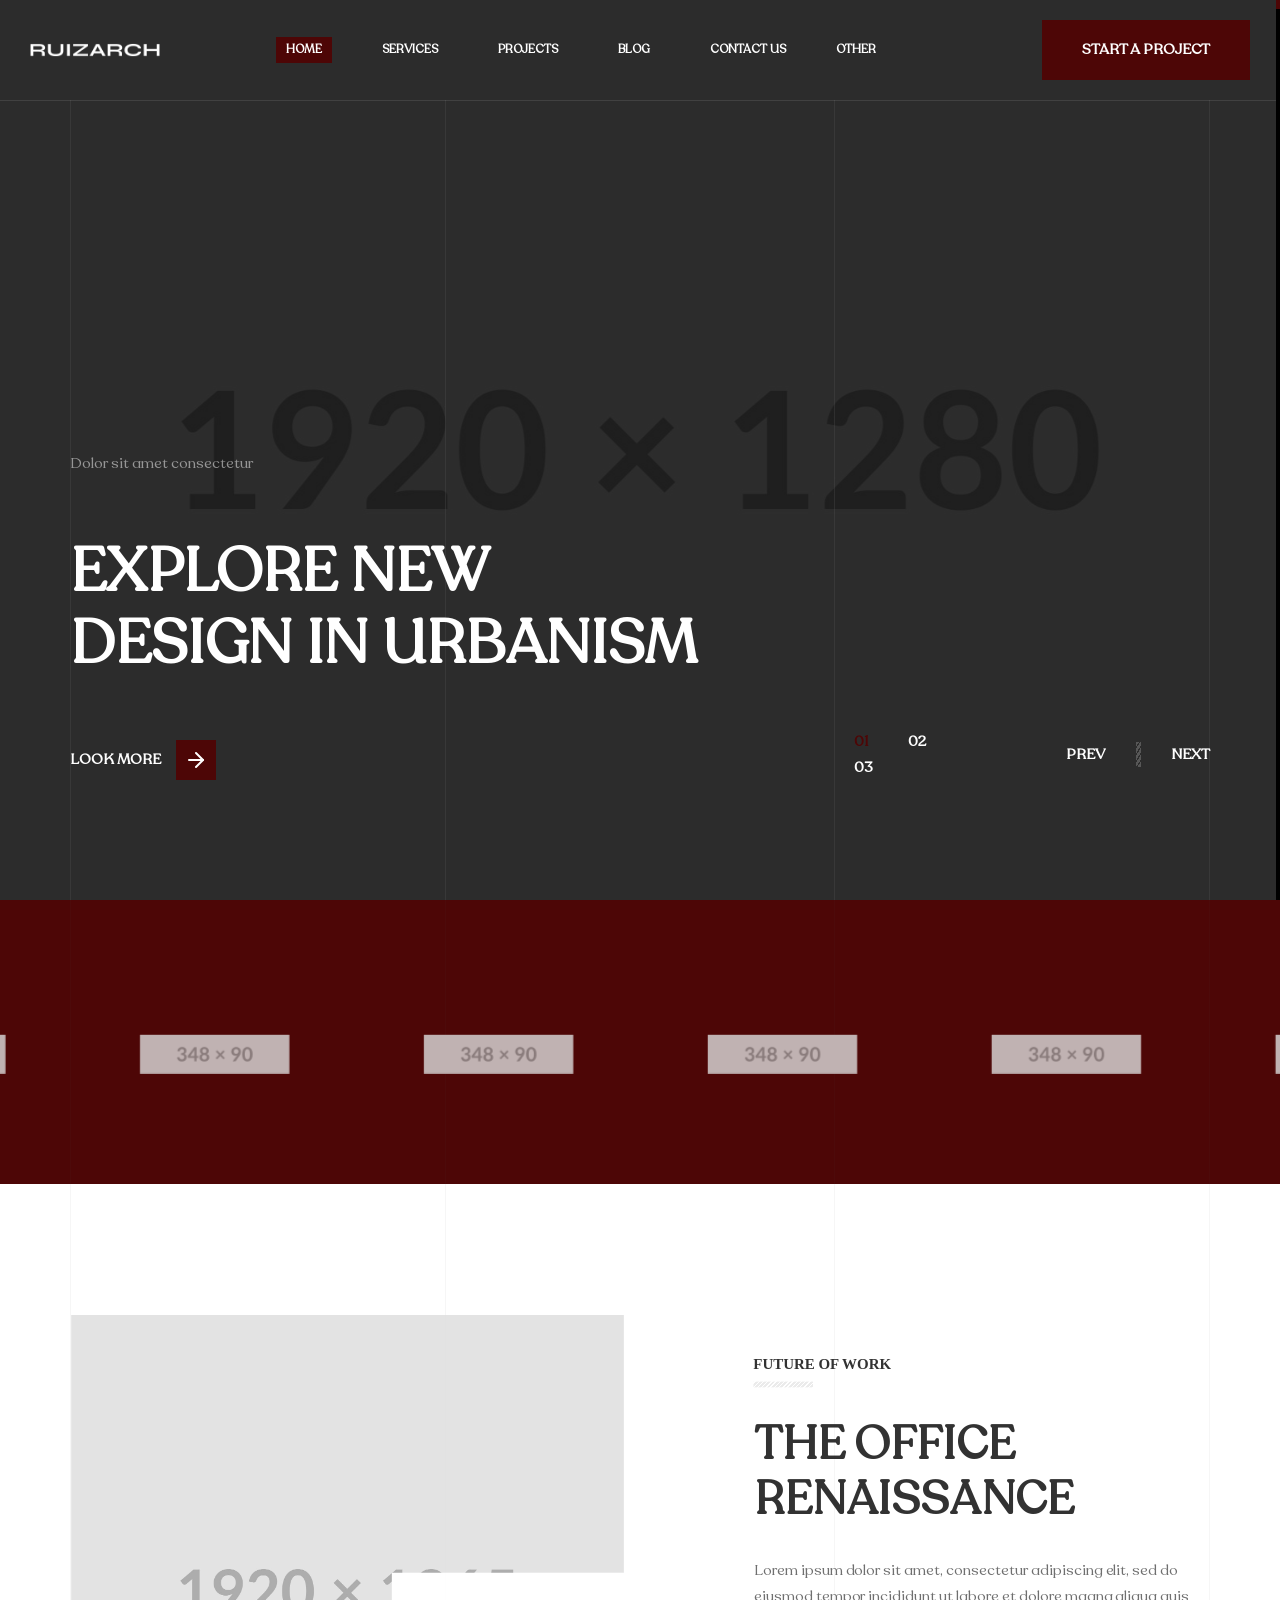
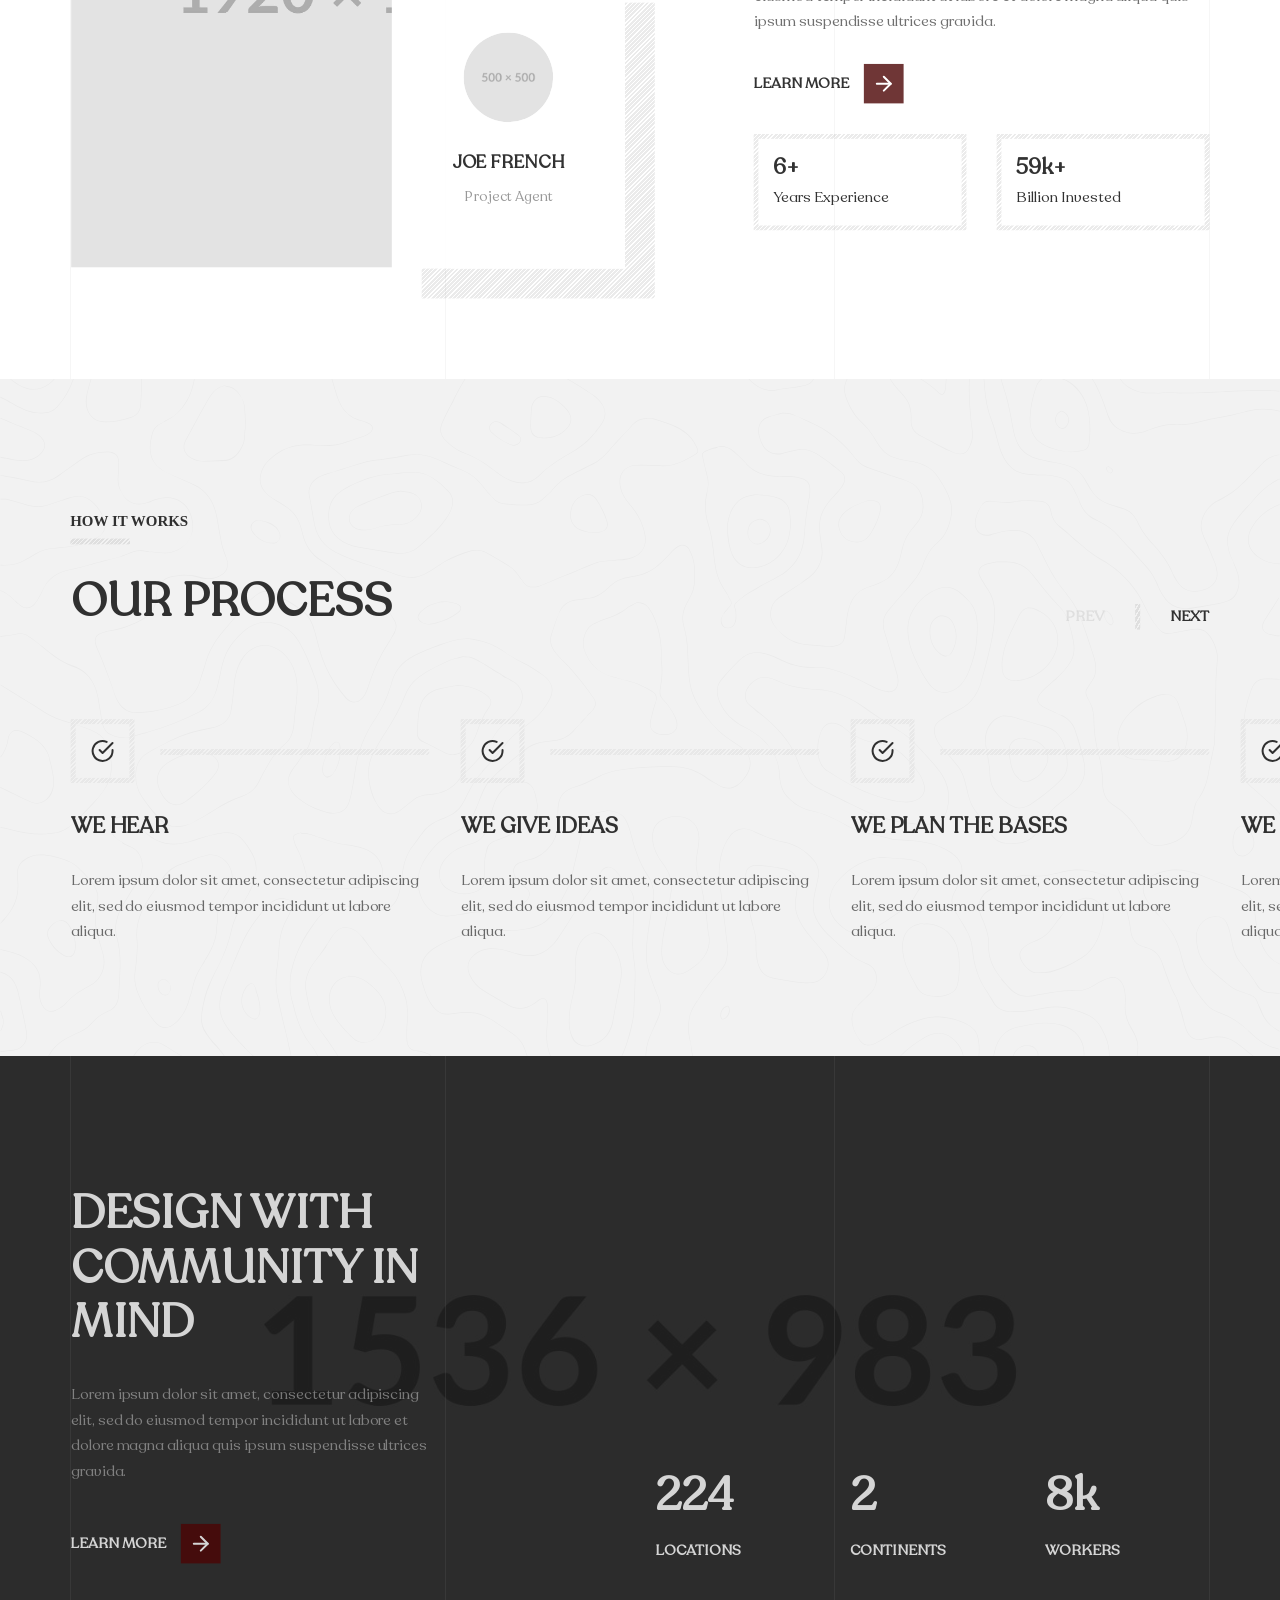
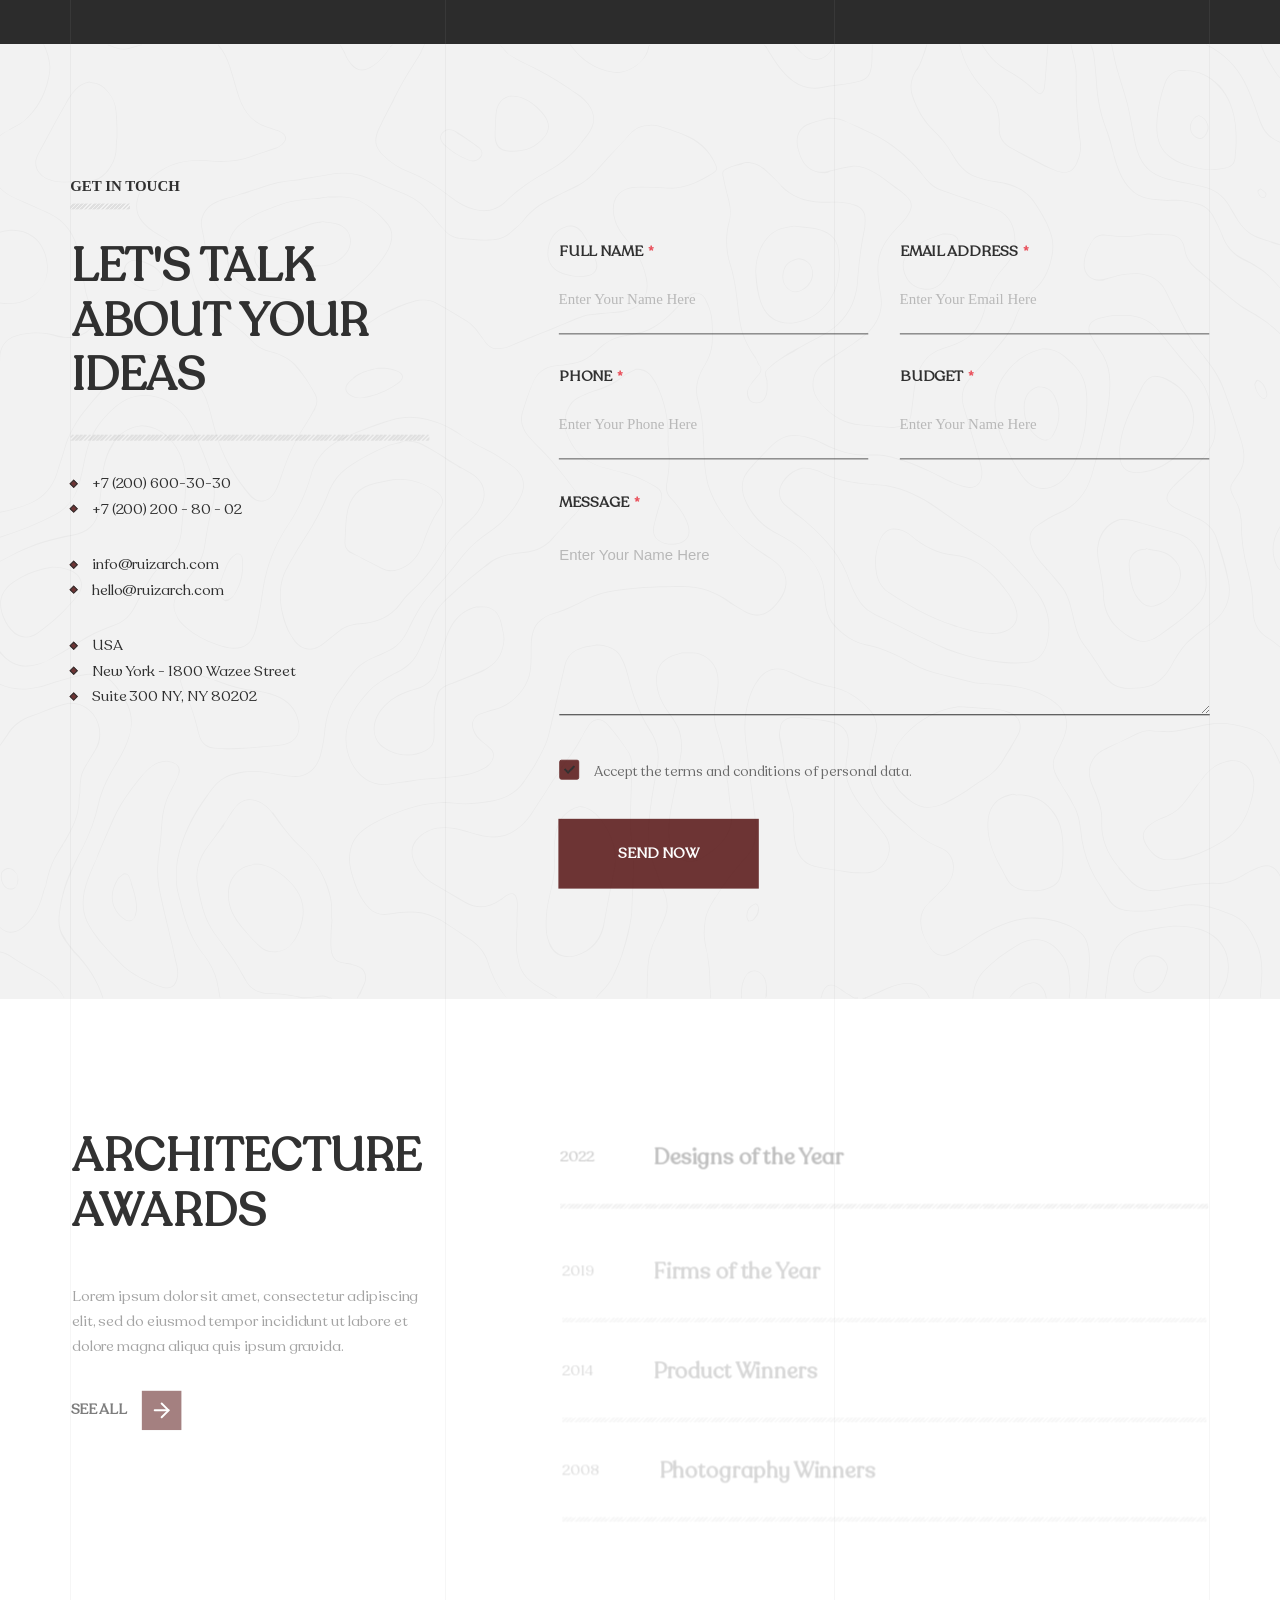
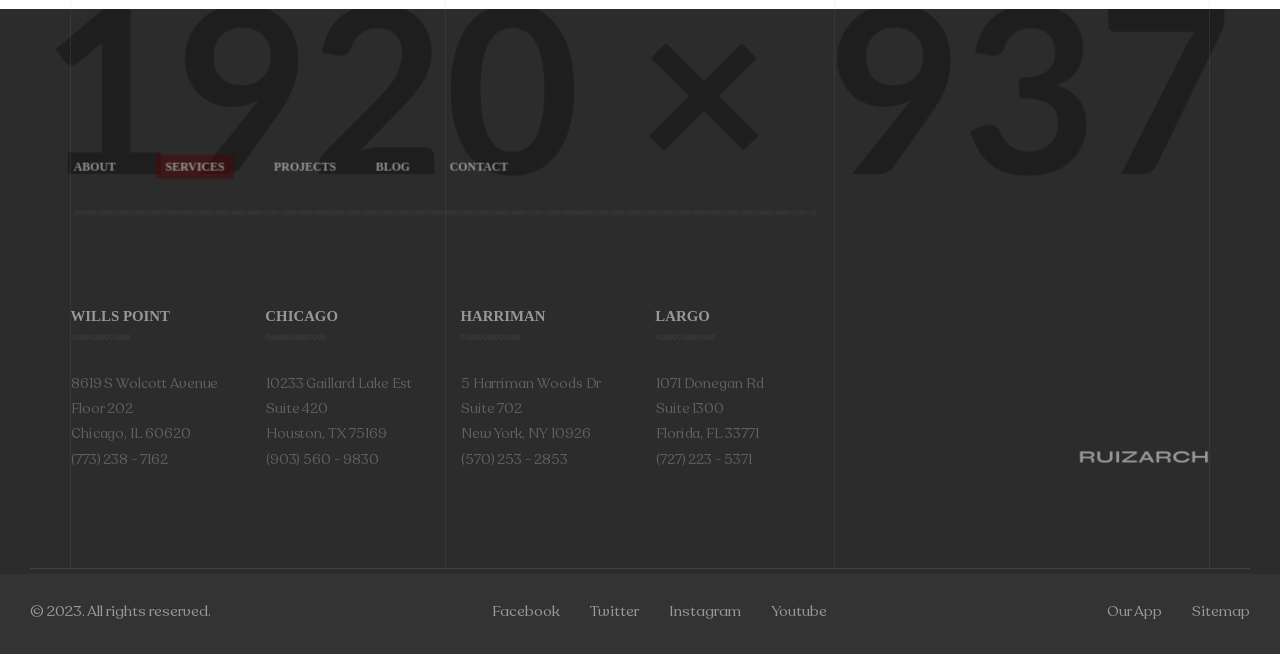
<file: home-2.html>
<!DOCTYPE html>
<html lang="en-US">

<head>

    <meta charset="UTF-8">
    <meta name="viewport" content="width=device-width, initial-scale=1.0">
    <meta http-equiv="X-UA-Compatible" content="ie=edge">

    <!-- bootstrap grid css -->
    <link rel="stylesheet" href="css/plugins/bootstrap-grid.css">
    <!-- font awesome css -->
    <link rel="stylesheet" href="css/plugins/font-awesome.min.css">
    <!-- swiper css -->
    <link rel="stylesheet" href="css/plugins/swiper.min.css">
    <!-- ruizarch css -->
    <link rel="stylesheet" href="css/style.css">
    <!-- page name -->
    <title>Ruizarch</title>

</head>

<body>

    <!-- wrapper -->
    <div class="mil-wrapper">

        <div class="mil-progress-track">
            <div class="mil-progress"></div>
        </div>

        <!-- top bar -->
        <div class="mil-top-panel">
            <div class="container-fluid">
                <div class="mil-top-panel-content">
                    <a href="home-1.html" class="mil-logo">
                        <img src="img/logo/logo-light.png" alt="Logo" style="width: 130px;">
                    </a>

                    <div class="mil-navigation">
                        <nav>
                            <ul>
                                <li class="mil-has-children mil-active">
                                    <a href="home-1.html">Home</a>
                                    <ul>
                                        <li><a href="home-1.html">Type 1</a></li>
                                        <li><a href="home-2.html">Type 2</a></li>
                                        <li><a href="home-3.html">Type 3</a></li>
                                    </ul>
                                </li>
                                <li class="mil-has-children">
                                    <a href="services.html">Services</a>
                                    <ul>
                                        <li><a href="services.html">Services</a></li>
                                        <li><a href="service.html">Single Service</a></li>
                                    </ul>
                                </li>
                                <li class="mil-has-children">
                                    <a href="portfolio.html">Projects</a>
                                    <ul>
                                        <li><a href="portfolio.html">Projects list</a></li>
                                        <li><a href="project.html">Single Project</a></li>
                                    </ul>
                                </li>
                                <li class="mil-has-children">
                                    <a href="blog.html">Blog</a>
                                    <ul>
                                        <li><a href="blog.html">Blog list</a></li>
                                        <li><a href="publication.html">Single Publication</a></li>
                                    </ul>
                                </li>
                                <li><a href="contact.html">Contact Us</a></li>
                                <li class="mil-has-children">
                                    <a href="#.">Other</a>
                                    <ul>
                                        <li><a href="about.html">About</a></li>
                                        <li><a href="team.html">Team</a></li>
                                        <li><a href="team-member.html">Team Member</a></li>
                                        <li><a href="coming-soon.html">Coming Soon</a></li>
                                        <li><a href="404.html">404</a></li>
                                    </ul>
                                </li>
                            </ul>
                        </nav>
                    </div>

                    <!-- right buttons -->
                    <div class="mil-top-panel-buttons">
                        <a href="contact.html" class="mil-button mil-sm">Start A Project</a>
                        <div class="mil-menu-btn">
                            <span></span>
                        </div>
                    </div>
                    <!-- right buttons end -->

                </div>

            </div>
        </div>
        <!-- top bar end -->

        <!-- content -->
        <div id="content">

            <!-- banner -->
            <section class="mil-banner">
                <div class="swiper-container mil-banner-slider mil-scale" data-value-1=".4" data-value-2="1.4">
                    <div class="swiper-wrapper">
                        <div class="swiper-slide">

                            <img src="img/photo/5.jpg" class="mil-bg-img" alt="image" style="object-position: top" data-swiper-parallax-x="300" data-swiper-parallax-scale="1.3">

                        </div>
                        <div class="swiper-slide">

                            <img src="img/photo/6.jpg" class="mil-bg-img" alt="image" style="object-position: top" data-swiper-parallax-x="300" data-swiper-parallax-scale="1.3">

                        </div>
                        <div class="swiper-slide">

                            <img src="img/covers/1.jpg" class="mil-bg-img" alt="image" style="object-position: center" data-swiper-parallax-x="300" data-swiper-parallax-scale="1.3">

                        </div>
                    </div>
                </div>
                <div class="mil-overlay"></div>
                <div class="container">
                    <div class="mil-background-grid mil-top-space"></div>
                    <div class="mil-banner-content">
                        <div class="row justify-content-between align-items-end">
                            <div class="col-xl-7">

                                <div class="mil-mb-90">
                                    <div class="mil-light-soft mil-mb-60">Dolor sit amet consectetur</div>
                                    <h1 class="mil-upper mil-light mil-mb-60">Explore new <br><span class="mil-accent">design</span> in urbanism</h1>
                                    <a href="portfolio.html" class="mil-link mil-light mil-upper">Look More <span class="mil-arrow"><img src="img/icons/1.svg" alt="arrow"></span></a>
                                </div>

                            </div>
                            <div class="col-xl-4">

                                <div class="mil-banner-slider-panel mil-mb-60">
                                    <div class="mil-banner-pagination mil-mb-30"></div>
                                    <div class="mil-nav-buttons mil-light mil-mb-30">
                                        <div class="mil-slider-button mil-banner-prev">Prev</div>
                                        <div class="mil-slider-button mil-banner-next">Next</div>
                                    </div>
                                </div>

                            </div>
                        </div>
                    </div>
                </div>
            </section>
            <!-- banner end -->

            <!-- partners -->
            <div class="mil-accent-bg mil-partners">
                <div class="container mil-p-120-120">
                    <div class="mil-background-grid mil-softened"></div>
                    <div class="swiper-container mil-infinite-show mil-up">
                        <div class="swiper-wrapper">
                            <div class="swiper-slide">
                                <a href="#." class="mil-partner-frame"><img src="img/partners/1.png" alt="logo"></a>
                            </div>
                            <div class="swiper-slide">
                                <a href="#." class="mil-partner-frame"><img src="img/partners/2.png" alt="logo"></a>
                            </div>
                            <div class="swiper-slide">
                                <a href="#." class="mil-partner-frame"><img src="img/partners/3.png" alt="logo"></a>
                            </div>
                            <div class="swiper-slide">
                                <a href="#." class="mil-partner-frame"><img src="img/partners/4.png" alt="logo"></a>
                            </div>
                            <div class="swiper-slide">
                                <a href="#." class="mil-partner-frame"><img src="img/partners/5.png" alt="logo"></a>
                            </div>
                            <div class="swiper-slide">
                                <a href="#." class="mil-partner-frame"><img src="img/partners/6.png" alt="logo"></a>
                            </div>
                        </div>
                    </div>
                </div>
            </div>
            <!-- partners end -->

            <!-- about -->
            <section>
                <div class="container mil-p-120-30">
                    <div class="mil-background-grid mil-softened"></div>
                    <div class="row justify-content-between align-items-center flex-sm-row-reverse">
                        <div class="col-lg-5">

                            <div class="mil-mb-90">
                                <span class="mil-suptitle mil-upper mil-up mil-mb-30">Future of Work</span>
                                <h2 class="mil-upper mil-up mil-mb-30">The office renaissance</h2>
                                <p class="mil-up mil-mb-30">Lorem ipsum dolor sit amet, consectetur adipiscing elit, sed do eiusmod tempor incididunt ut labore et dolore magna aliqua quis ipsum suspendisse ultrices gravida.</p>
                                <a href="project.html" class="mil-link mil-upper mil-up mil-mb-30">Learn More <span class="mil-arrow"><img src="img/icons/1.svg" alt="arrow"></span></a>

                                <div class="row">
                                    <div class="col-6">

                                        <div class="mil-counter-frame mil-up">
                                            <h4 class="mil-mb-5"><span class="mil-counter" data-number="10">0</span>+</h4>
                                            <p class="mil-dark">Years <br>Experience</p>
                                        </div>

                                    </div>
                                    <div class="col-6">

                                        <div class="mil-counter-frame mil-up">
                                            <h4 class="mil-mb-5"><span class="mil-counter" data-number="99">0</span>k+</h4>
                                            <p class="mil-dark">Billion <br>Invested</p>
                                        </div>

                                    </div>
                                </div>

                            </div>

                        </div>
                        <div class="col-lg-6">

                            <div class="mil-illustration mil-up mil-mb-90">
                                <div class="mil-image-frame">
                                    <img src="img/photo/2.jpg" alt="image" class="mil-scale" data-value-1="1" data-value-2="1.3">
                                </div>
                                <div class="mil-about-counter mil-center">
                                    <div class="mil-avatar mil-mb-30">
                                        <img src="img/faces/1.jpg" alt="face">
                                    </div>
                                    <h5 class="mil-upper mil-mb-10">Joe French</h5>
                                    <p class="mil-text-sm mil-dark-soft">Project Agent</p>
                                </div>
                            </div>

                        </div>
                    </div>
                </div>
            </section>
            <!-- about end -->

            <!-- process -->
            <section class="mil-soft-bg mil-relative">
                <img src="img/other/bg.svg" class="mil-bg-img" alt="image">
                <div class="container mil-p-120-60">
                    <div class="row align-items-end">
                        <div class="col-lg-6">

                            <div class="mil-mb-90">
                                <span class="mil-suptitle mil-upper mil-up mil-mb-30">How it Works</span>
                                <h2 class="mil-upper mil-up">Our process</h2>
                            </div>

                        </div>
                        <div class="col-lg-6">

                            <div class="mil-adaptive-right mil-up mil-mb-90">
                                <div class="mil-nav-buttons">
                                    <div class="mil-slider-button mil-process-prev">Prev</div>
                                    <div class="mil-slider-button mil-process-next">Next</div>
                                </div>
                            </div>

                        </div>
                    </div>

                    <div class="swiper-container mil-process-slider">
                        <div class="swiper-wrapper">
                            <div class="swiper-slide">
                                <div class="row">
                                    <div class="col-lg-4">

                                        <div class="mil-process-box mil-icon-box mil-up mil-mb-60" data-swiper-parallax-duration="400" data-swiper-parallax="-900" data-swiper-parallax-scale=".8" data-swiper-parallax-opacity="0">
                                            <div class="mil-icon mil-icon-border mil-mb-30">
                                                <img src="img/icons/11.svg" alt="icon">
                                            </div>
                                            <h4 class="mil-upper mil-mb-30">We Hear</h4>
                                            <p>Lorem ipsum dolor sit amet, consectetur adipiscing elit, sed do eiusmod tempor incididunt ut labore aliqua.</p>
                                        </div>

                                    </div>
                                    <div class="col-lg-4">

                                        <div class="mil-process-box mil-icon-box mil-up mil-mb-60" data-swiper-parallax-duration="500" data-swiper-parallax="-900" data-swiper-parallax-scale=".8" data-swiper-parallax-opacity="0">
                                            <div class="mil-icon mil-icon-border mil-mb-30">
                                                <img src="img/icons/11.svg" alt="icon">
                                            </div>
                                            <h4 class="mil-upper mil-mb-30">We Give Ideas</h4>
                                            <p>Lorem ipsum dolor sit amet, consectetur adipiscing elit, sed do eiusmod tempor incididunt ut labore aliqua.</p>
                                        </div>

                                    </div>
                                    <div class="col-lg-4">

                                        <div class="mil-process-box mil-icon-box mil-up mil-mb-60" data-swiper-parallax-duration="600" data-swiper-parallax="-900" data-swiper-parallax-scale=".8" data-swiper-parallax-opacity="0">
                                            <div class="mil-icon mil-icon-border mil-mb-30">
                                                <img src="img/icons/11.svg" alt="icon">
                                            </div>
                                            <h4 class="mil-upper mil-mb-30">We Plan the Bases</h4>
                                            <p>Lorem ipsum dolor sit amet, consectetur adipiscing elit, sed do eiusmod tempor incididunt ut labore aliqua.</p>
                                        </div>

                                    </div>
                                </div>
                            </div>
                            <div class="swiper-slide">
                                <div class="row">
                                    <div class="col-lg-4">

                                        <div class="mil-process-box mil-icon-box mil-up mil-mb-60" data-swiper-parallax-duration="400" data-swiper-parallax="-900" data-swiper-parallax-scale=".8" data-swiper-parallax-opacity="0">
                                            <div class="mil-icon mil-icon-border mil-mb-30">
                                                <img src="img/icons/11.svg" alt="icon">
                                            </div>
                                            <h4 class="mil-upper mil-mb-30">We Hear</h4>
                                            <p>Lorem ipsum dolor sit amet, consectetur adipiscing elit, sed do eiusmod tempor incididunt ut labore aliqua.</p>
                                        </div>

                                    </div>
                                    <div class="col-lg-4">

                                        <div class="mil-process-box mil-icon-box mil-up mil-mb-60" data-swiper-parallax-duration="500" data-swiper-parallax="-900" data-swiper-parallax-scale=".8" data-swiper-parallax-opacity="0">
                                            <div class="mil-icon mil-icon-border mil-mb-30">
                                                <img src="img/icons/11.svg" alt="icon">
                                            </div>
                                            <h4 class="mil-upper mil-mb-30">We Give Ideas</h4>
                                            <p>Lorem ipsum dolor sit amet, consectetur adipiscing elit, sed do eiusmod tempor incididunt ut labore aliqua.</p>
                                        </div>

                                    </div>
                                    <div class="col-lg-4">

                                        <div class="mil-process-box mil-icon-box mil-up mil-mb-60" data-swiper-parallax-duration="600" data-swiper-parallax="-900" data-swiper-parallax-scale=".8" data-swiper-parallax-opacity="0">
                                            <div class="mil-icon mil-icon-border mil-mb-30">
                                                <img src="img/icons/11.svg" alt="icon">
                                            </div>
                                            <h4 class="mil-upper mil-mb-30">We Plan the Bases</h4>
                                            <p>Lorem ipsum dolor sit amet, consectetur adipiscing elit, sed do eiusmod tempor incididunt ut labore aliqua.</p>
                                        </div>

                                    </div>
                                </div>
                            </div>
                            <div class="swiper-slide">
                                <div class="row">
                                    <div class="col-lg-4">

                                        <div class="mil-process-box mil-icon-box mil-up mil-mb-60" data-swiper-parallax-duration="400" data-swiper-parallax="-900" data-swiper-parallax-scale=".8" data-swiper-parallax-opacity="0">
                                            <div class="mil-icon mil-icon-border mil-mb-30">
                                                <img src="img/icons/11.svg" alt="icon">
                                            </div>
                                            <h4 class="mil-upper mil-mb-30">We Hear</h4>
                                            <p>Lorem ipsum dolor sit amet, consectetur adipiscing elit, sed do eiusmod tempor incididunt ut labore aliqua.</p>
                                        </div>

                                    </div>
                                    <div class="col-lg-4">

                                        <div class="mil-process-box mil-icon-box mil-up mil-mb-60" data-swiper-parallax-duration="500" data-swiper-parallax="-900" data-swiper-parallax-scale=".8" data-swiper-parallax-opacity="0">
                                            <div class="mil-icon mil-icon-border mil-mb-30">
                                                <img src="img/icons/11.svg" alt="icon">
                                            </div>
                                            <h4 class="mil-upper mil-mb-30">We Give Ideas</h4>
                                            <p>Lorem ipsum dolor sit amet, consectetur adipiscing elit, sed do eiusmod tempor incididunt ut labore aliqua.</p>
                                        </div>

                                    </div>
                                    <div class="col-lg-4">

                                        <div class="mil-process-box mil-icon-box mil-process-end mil-up mil-mb-60" data-swiper-parallax-duration="600" data-swiper-parallax="-900" data-swiper-parallax-scale=".8" data-swiper-parallax-opacity="0">
                                            <div class="mil-icon mil-icon-border mil-mb-30">
                                                <img src="img/icons/11.svg" alt="icon">
                                            </div>
                                            <h4 class="mil-upper mil-mb-30">We Plan the Bases</h4>
                                            <p>Lorem ipsum dolor sit amet, consectetur adipiscing elit, sed do eiusmod tempor incididunt ut labore aliqua.</p>
                                        </div>

                                    </div>
                                </div>
                            </div>
                        </div>
                    </div>
                </div>
            </section>
            <!-- process end -->

            <!-- counters -->
            <section class="mil-dark-bg mil-relative mil-o-hidden">
                <img src="img/photo/6.jpg" class="mil-bg-img mil-scale" alt="image" data-value-1="1" data-value-2="1.4">
                <div class="mil-overlay"></div>
                <div class="container mil-p-120-0">
                    <div class="mil-background-grid"></div>
                    <div class="row justify-content-between align-items-end">
                        <div class="col-lg-4">

                            <div class="mil-mb-90">
                                <h2 class="mil-upper mil-light mil-up mil-mb-30">Design with <span class="mil-accent">community</span> in mind</h2>
                                <p class="mil-light-soft mil-up mil-mb-40">Lorem ipsum dolor sit amet, consectetur adipiscing elit, sed do eiusmod tempor incididunt ut labore et dolore magna aliqua quis ipsum suspendisse ultrices gravida.</p>
                                <a href="about.html" class="mil-link mil-light mil-upper mil-up">Learn More <span class="mil-arrow"><img src="img/icons/1.svg" alt="arrow"></span></a>
                            </div>

                        </div>
                        <div class="col-lg-6">

                            <div class="row mil-mb-60">
                                <div class="col-lg-4">

                                    <div class="mil-mb-30">
                                        <h2 class="mil-light mil-up mil-mb-15"><span class="mil-counter" data-number="600">0</span></h2>
                                        <p class=" mil-bold mil-upper mil-up mil-accent">Locations</p>
                                    </div>

                                </div>
                                <div class="col-lg-4">

                                    <div class="mil-mb-30">
                                        <h2 class="mil-light mil-up mil-mb-15"><span class="mil-counter" data-number="6">0</span></h2>
                                        <p class="mil-bold mil-upper mil-up mil-accent">Continents</p>
                                    </div>

                                </div>
                                <div class="col-lg-4">

                                    <div class="mil-mb-30">
                                        <h2 class="mil-light mil-up mil-mb-15"><span class="mil-counter" data-number="22">0</span>k</h2>
                                        <p class="mil-bold mil-upper mil-up mil-accent">Workers</p>
                                    </div>

                                </div>
                            </div>

                        </div>
                    </div>
                </div>
            </section>
            <!-- counters end -->

            <!-- contact -->
            <section class="mil-soft-bg mil-relative">
                <img src="img/other/bg.svg" class="mil-bg-img" alt="image">
                <div class="container mil-p-120-30">
                    <div class="mil-background-grid mil-softened"></div>
                    <div class="row justify-content-between">
                        <div class="col-lg-4">

                            <div class="mil-mb-60">
                                <span class="mil-suptitle mil-upper mil-up mil-mb-30">Get in touch</span>
                                <h2 class="mil-upper mil-up mil-mb-30">Let's talk about your ideas</h2>
                                <div class="mil-divider-lg mil-up mil-mb-30"></div>
                                <ul class="mil-list mil-dark mil-up mil-mb-30">
                                    <li>+7 (200) 600-30-30</li>
                                    <li>+7 (200) 200 - 80 - 02</li>
                                </ul>
                                <ul class="mil-list mil-dark mil-up mil-mb-30">
                                    <li>info@ruizarch.com</li>
                                    <li>hello@ruizarch.com</li>
                                </ul>
                                <ul class="mil-list mil-dark mil-up">
                                    <li>USA</li>
                                    <li>New York - 1800 Wazee Street</li>
                                    <li>Suite 300 NY, NY 80202</li>
                                </ul>
                            </div>

                        </div>
                        <div class="col-lg-7">

                            <form id="cform" class="mil-mt-suptitle-offset mil-mb-90 cform">
                                <div class="row">
                                    <div class="col-lg-6">

                                        <div class="mil-input-frame mil-dark-input mil-up mil-mb-30">
                                            <label class="mil-upper"><span>Full Name</span><span class="mil-required">*</span></label>
                                            <input type="text" name="name" placeholder="Enter Your Name Here">
                                        </div>

                                    </div>
                                    <div class="col-lg-6">

                                        <div class="mil-input-frame mil-dark-input mil-up mil-mb-30">
                                            <label class="mil-upper"><span>Email address</span><span class="mil-required">*</span></label>
                                            <input type="email" name="email" placeholder="Enter Your Email Here">
                                        </div>

                                    </div>
                                    <div class="col-lg-6">

                                        <div class="mil-input-frame mil-dark-input mil-up mil-mb-30">
                                            <label class="mil-upper"><span>Phone</span><span class="mil-required">*</span></label>
                                            <input type="tel" name="tel" placeholder="Enter Your Phone Here">
                                        </div>

                                    </div>
                                    <div class="col-lg-6">

                                        <div class="mil-input-frame mil-dark-input mil-up mil-mb-30">
                                            <label class="mil-upper"><span>Budget</span><span class="mil-required">*</span></label>
                                            <input type="text" name="budget" placeholder="Enter Your Name Here">
                                        </div>

                                    </div>
                                    <div class="col-lg-12">

                                        <div class="mil-input-frame mil-dark-input mil-up mil-mb-30">
                                            <label class="mil-upper"><span>Message</span><span class="mil-required">*</span></label>
                                            <textarea name="message" placeholder="Enter Your Name Here"></textarea>
                                        </div>

                                    </div>
                                    <div class="col-lg-12">

                                        <div class="mil-checbox-frame mil-dark-input mil-up mil-mb-30">
                                            <input checked class="mil-checkbox" id="checkbox-1" type="checkbox" value="value">
                                            <label for="checkbox-1" class="mil-text-sm">Accept the terms and conditions of personal data.</label>
                                        </div>

                                    </div>
                                    <div class="col-lg-12">

                                        <a href="#." onclick="$('#cform').submit(); return false;" class="mil-button mil-up">Send Now</a>

                                    </div>
                                </div>
                            </form>
                            <div class="alert-success mil-mb-90" style="display: none;"><h5>Thanks, your message is sent successfully.</h5></div>

                        </div>
                    </div>
                </div>
            </section>
            <!-- contact end -->

            <!-- awards -->
            <section>
                <div class="container mil-p-120-90">
                    <div class="mil-background-grid mil-softened"></div>

                    <div class="row justify-content-between">
                        <div class="col-lg-4">

                            <div class="mil-mb-90">
                                <h2 class="mil-upper mil-up mil-mb-30">Architecture Awards</h2>
                                <p class="mil-up mil-mb-30">Lorem ipsum dolor sit amet, consectetur adipiscing elit, sed do eiusmod tempor incididunt ut labore et dolore magna aliqua quis ipsum gravida.</p>
                                <a href="blog.html" class="mil-link mil-upper mil-up">See All <span class="mil-arrow"><img src="img/icons/1.svg" alt="arrow"></span></a>
                            </div>

                        </div>
                        <div class="col-lg-7">

                            <div class="mil-hover-images mil-up">
                                <ul>
                                    <li class="mil-up">
                                        <a class="mil-hover-item" href="javascript:" data-src="img/photo/1.jpg">
                                            <p>2022</p><span class="mil-h4">Designs of the Year</span>
                                        </a>
                                    </li>
                                    <li class="mil-up">
                                        <a class="mil-hover-item" href="javascript:" data-src="img/photo/2.jpg">
                                            <p>2019</p><span class="mil-h4">Firms of the Year</span>
                                        </a>
                                    </li>
                                    <li class="mil-up">
                                        <a class="mil-hover-item" href="javascript:" data-src="img/photo/5.jpg">
                                            <p>2014</p><span class="mil-h4">Product Winners</span>
                                        </a>
                                    </li>
                                    <li class="mil-up">
                                        <a class="mil-hover-item" href="javascript:" data-src="img/photo/4.jpg">
                                            <p>2008</p><span class="mil-h4">Photography Winners</span>
                                        </a>
                                    </li>
                                </ul>
                                <div class="mil-img-wrapper mil-mb-30">
                                    <img src="img/photo/2.jpg" alt="image">
                                </div>
                            </div>

                        </div>
                    </div>
                </div>

            </section>
            <!-- awards end -->

            <!-- footer -->
            <footer class="mil-relative">
                <img src="img/photo/4.jpg" class="mil-bg-img mil-parallax" alt="image" style="object-position: top;" data-value-1="-25%" data-value-2="23%">
                <div class="mil-overlay"></div>
                <div class="container mil-p-120-90">
                    <div class="mil-background-grid"></div>
                    <div class="row align-items-end">
                        <div class="col-lg-8">
                            <div class="row">
                                <div class="col-12">

                                    <div class="mil-footer-navigation mil-up mil-mb-90">
                                        <nav>
                                            <ul>
                                                <li>
                                                    <a href="about.html">About</a>
                                                </li>
                                                <li class="mil-active">
                                                    <a href="services.html">Services</a>
                                                </li>
                                                <li>
                                                    <a href="portfolio.html">Projects</a>
                                                </li>
                                                <li>
                                                    <a href="blog.html">Blog</a>
                                                </li>
                                                <li>
                                                    <a href="contact.html">Contact</a>
                                                </li>
                                            </ul>
                                        </nav>
                                    </div>

                                </div>
                                <div class="col-md-6 col-lg-6 col-xl-3">

                                    <span class="mil-suptitle mil-light mil-upper mil-up mil-mb-30">Wills Point</span>
                                    <p class="mil-text-sm mil-up mil-light-soft mil-mb-30">8619 S Wolcott Avenue <br>Floor 202 <br>Chicago, IL 60620 <br>(773) 238 - 7162</p>

                                </div>
                                <div class="col-md-6 col-lg-6 col-xl-3">

                                    <span class="mil-suptitle mil-light mil-upper mil-up mil-mb-30">Chicago</span>
                                    <p class="mil-text-sm mil-up mil-light-soft mil-mb-30">10233 Gaillard Lake Est <br>Suite 420 <br>Houston, TX 75169 <br>(903) 560 - 9830</p>

                                </div>
                                <div class="col-md-6 col-lg-6 col-xl-3">

                                    <span class="mil-suptitle mil-light mil-upper mil-up mil-mb-30">Harriman</span>
                                    <p class="mil-text-sm mil-up mil-light-soft mil-mb-30">5 Harriman Woods Dr <br>Suite 702 <br>New York, NY 10926 <br>(570) 253 - 2853</p>

                                </div>
                                <div class="col-md-6 col-lg-6 col-xl-3">

                                    <span class="mil-suptitle mil-light mil-upper mil-up mil-mb-30">Largo</span>
                                    <p class="mil-text-sm mil-up mil-light-soft mil-mb-30">1071 Donegan Rd <br>Suite 1300 <br>Florida, FL 33771 <br>(727) 223 - 5371</p>

                                </div>
                            </div>
                        </div>
                        <div class="col-lg-4">

                            <a href="home-1.html" class="mil-footer-logo mil-up mil-mb-30">
                                <img src="img/logo/logo-light.png" alt="Logo" style="width: 130px">
                            </a>

                        </div>

                    </div>
                </div>
                <div class="container-fluid">

                    <div class="mil-footer-bottom">
                        <p class="mil-light-soft mil-mb-15">© 2023. All rights reserved.</p>
                        <ul class="mil-light-soft mil-mb-15">
                            <li><a href="#.">Facebook</a></li>
                            <li><a href="#.">Twitter</a></li>
                            <li><a href="#.">Instagram</a></li>
                            <li><a href="#.">Youtube</a></li>
                        </ul>
                        <ul class="mil-light-soft mil-mb-15">
                            <li><a href="#.">Our App</a></li>
                            <li><a href="#.">Sitemap</a></li>
                        </ul>
                    </div>

                </div>
            </footer>
            <!-- footer end -->

        </div>
        <!-- content -->
    </div>
    <!-- wrapper end -->

    <!-- jQuery js -->
    <script src="js/plugins/jquery.min.js"></script>
    <!-- jQuery Validation js -->
    <script src="js/plugins/jquery.validate.min.js"></script>
    <!-- swiper js -->
    <script src="js/plugins/swiper.min.js"></script>
    <!-- gsap js -->
    <script src="js/plugins/gsap.min.js"></script>
    <!-- imagesloaded js -->
    <script src="js/plugins/imagesloaded.pkgd.js"></script>
    <!-- isotope js -->
    <script src="js/plugins/isotope.min.js"></script>
    <!-- scroll smoother -->
    <script src="js/plugins/smooth-scroll.js"></script>
    <!-- scroll trigger js -->
    <script src="js/plugins/ScrollTrigger.min.js"></script>
    <!-- magnific js -->
    <script src="js/plugins/magnific-popup.js"></script>
    <!-- ruizarch js -->
    <script src="js/main.js"></script>

</body>

</html>
</file>
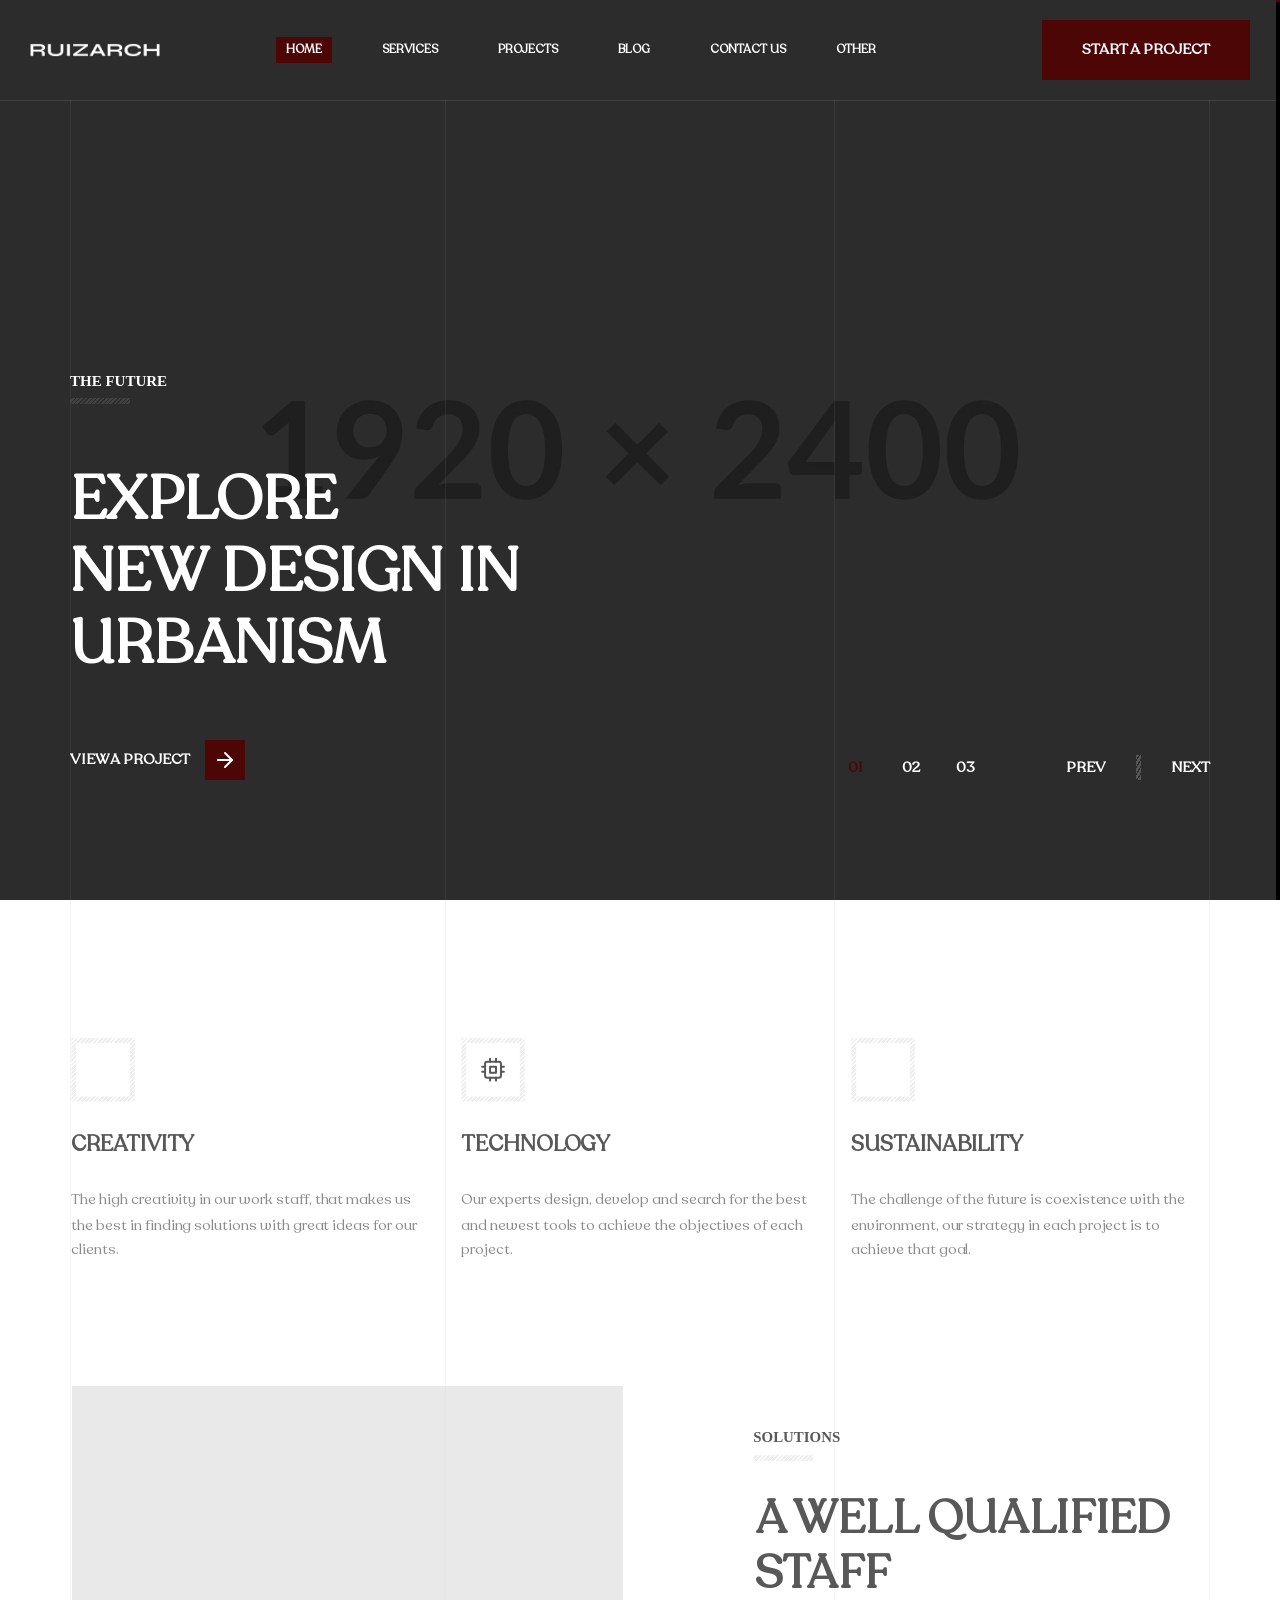
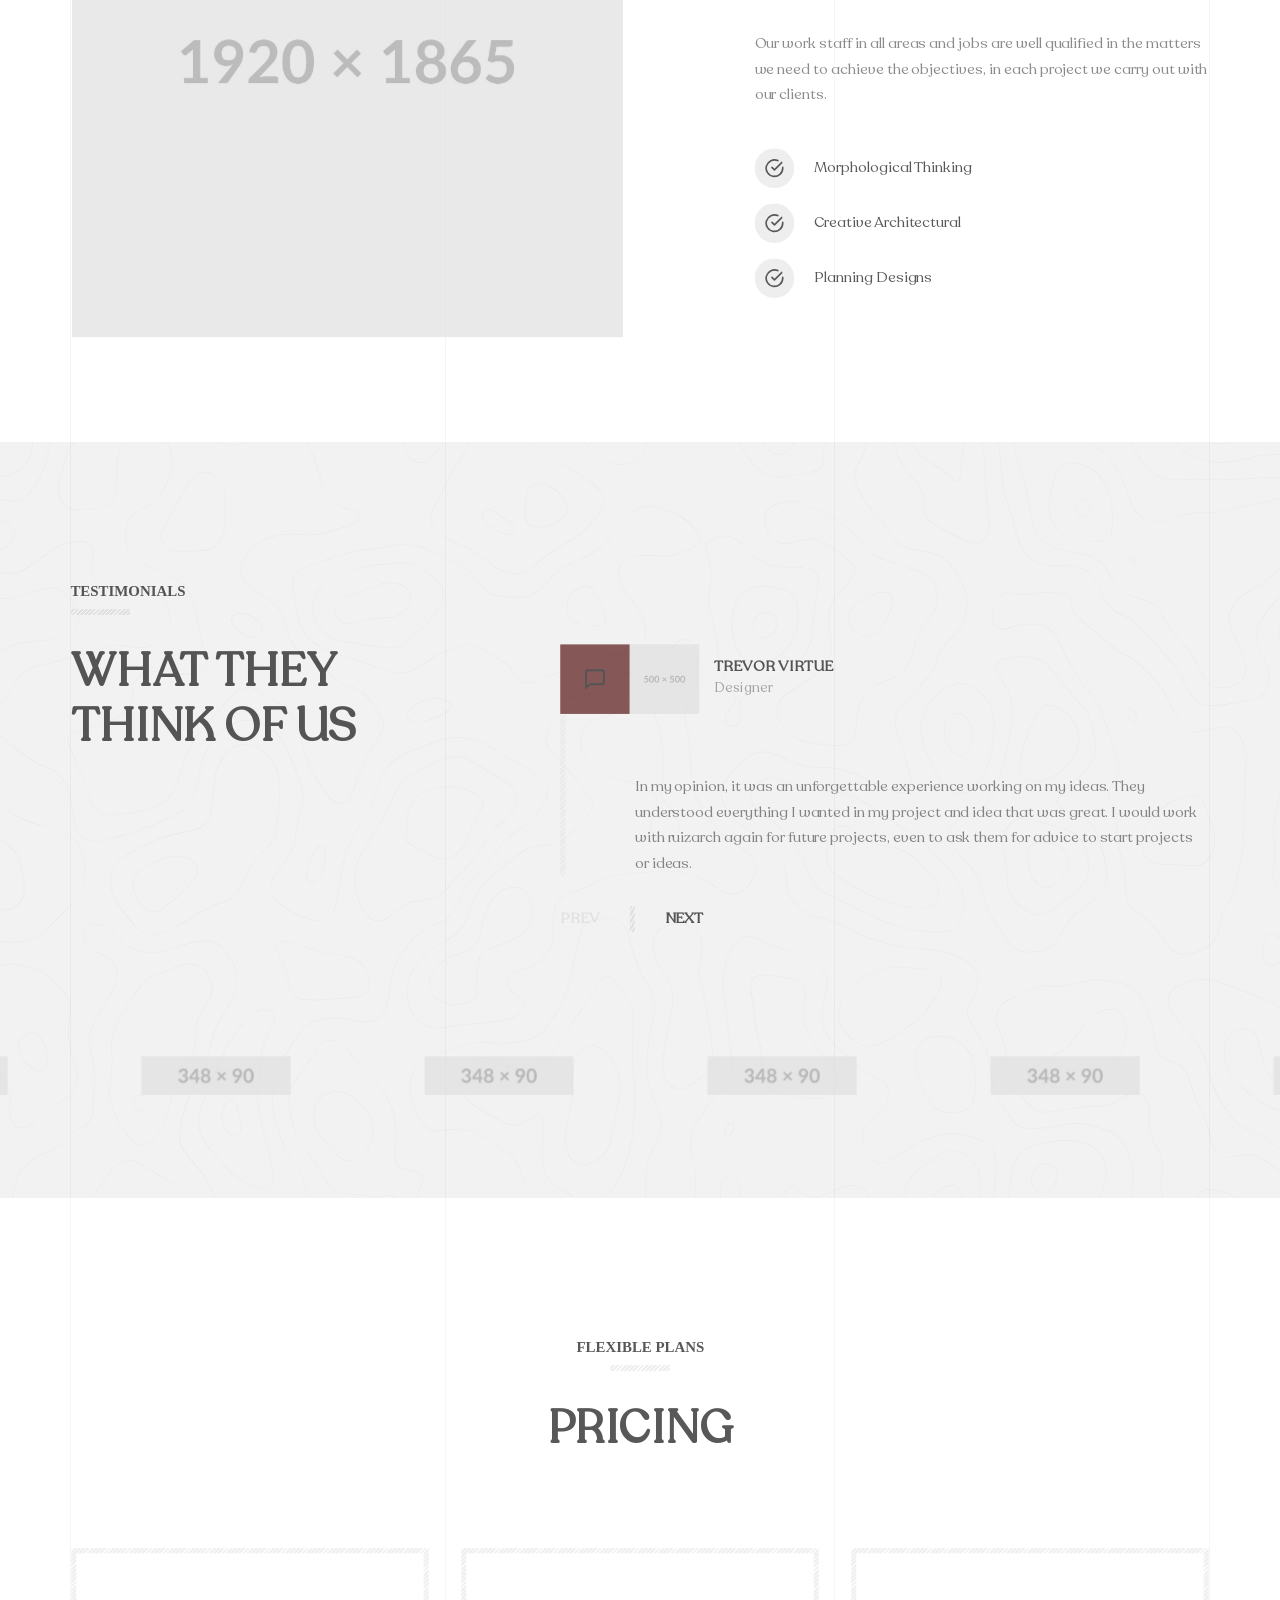
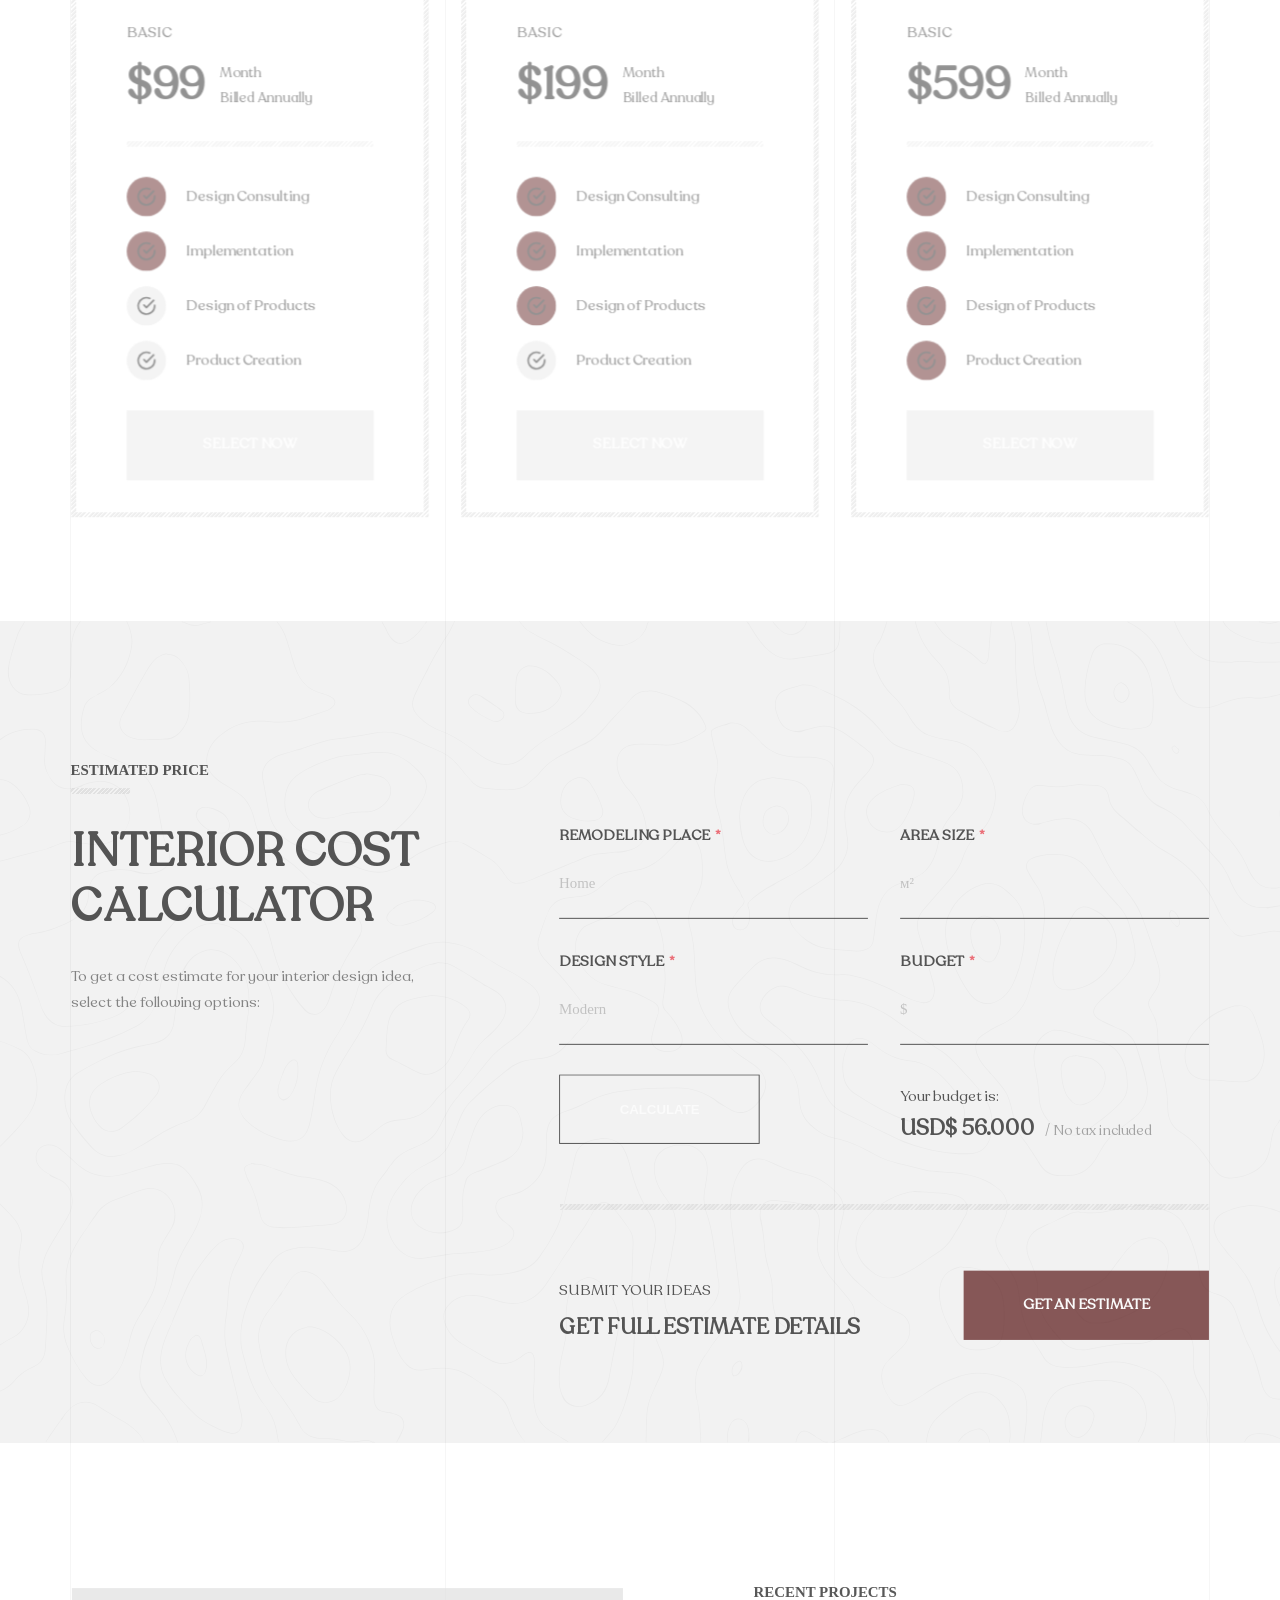
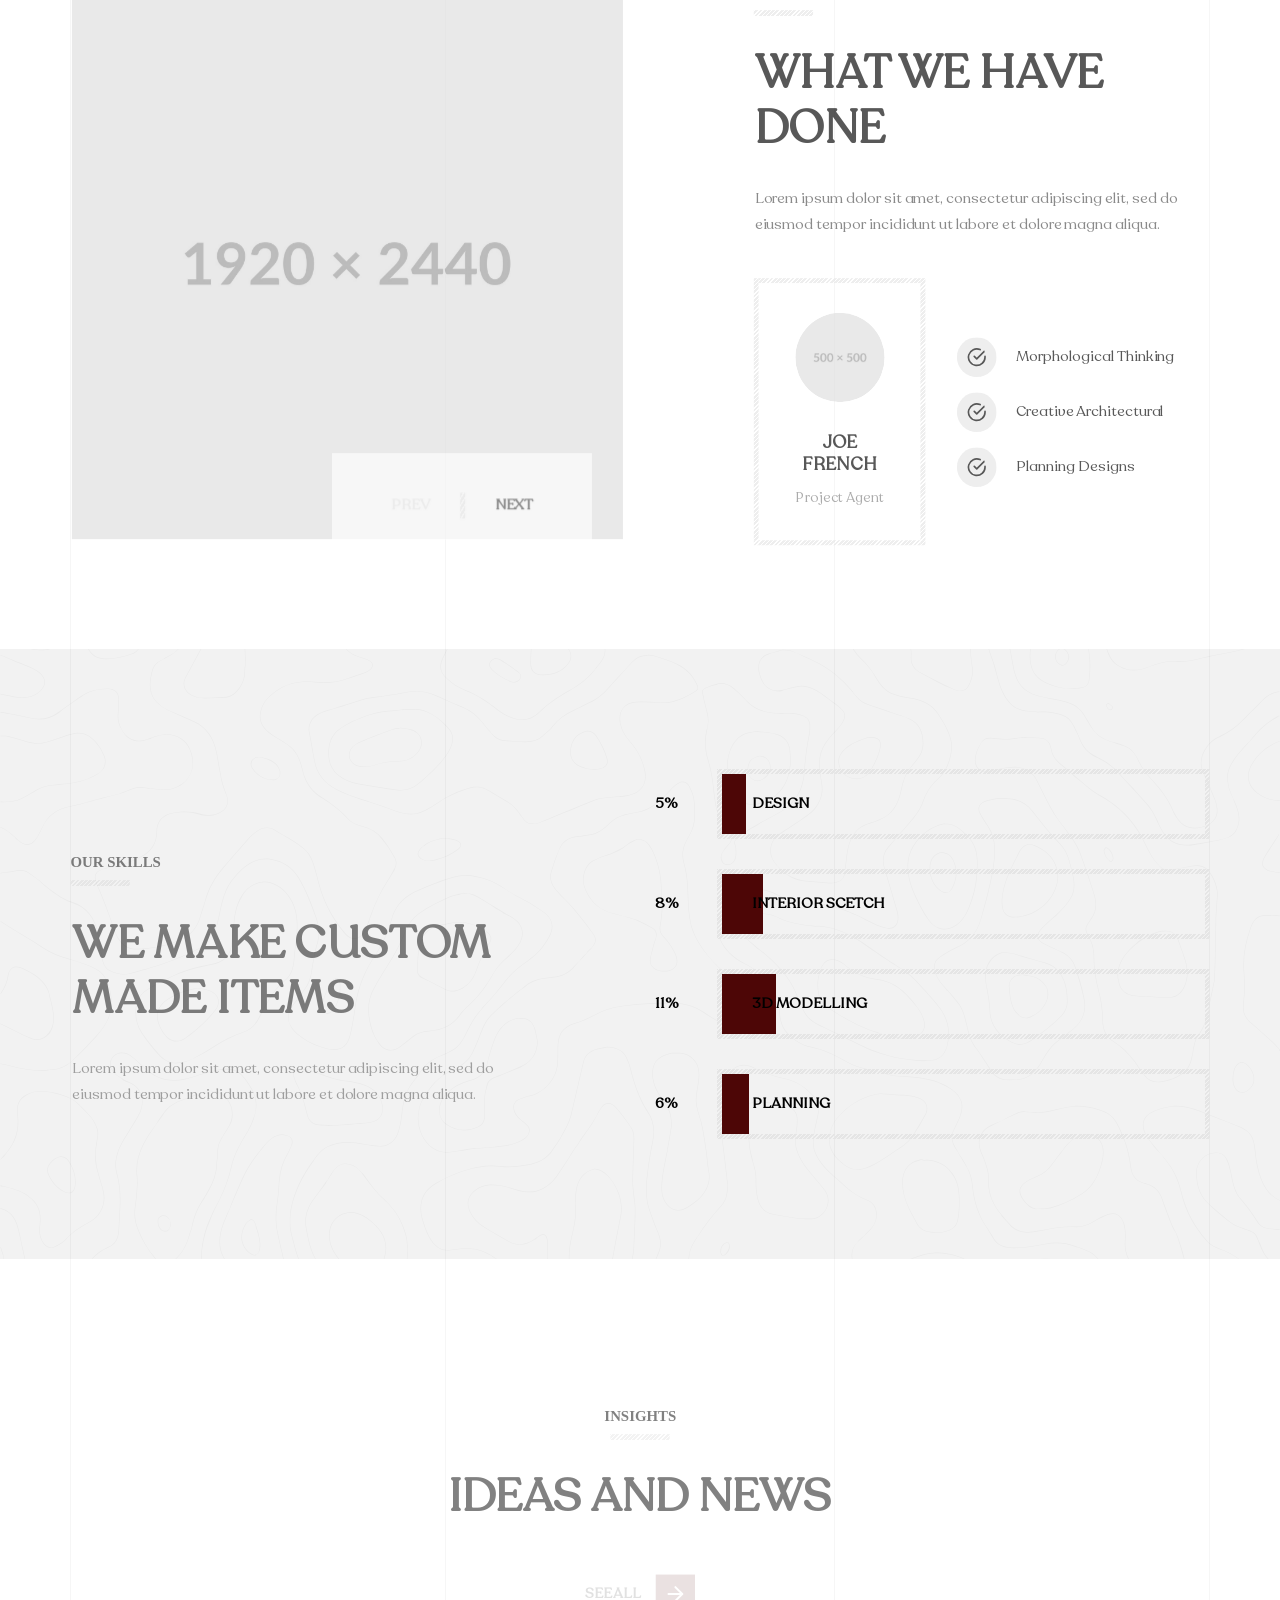
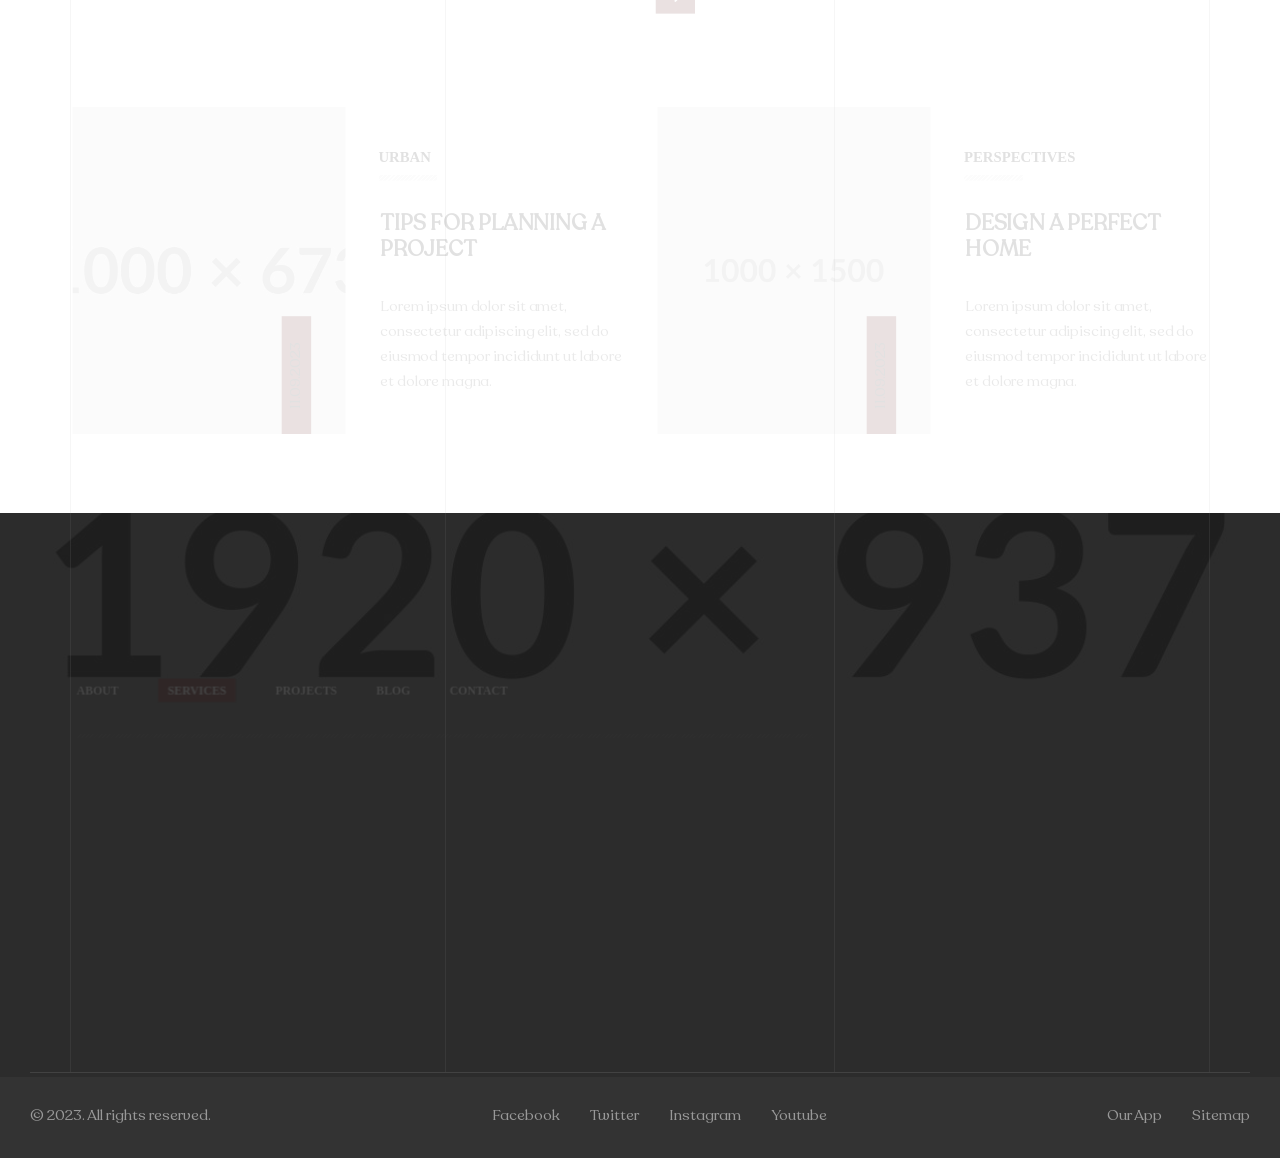
<file: home-3.html>
<!DOCTYPE html>
<html lang="en-US">

<head>

    <meta charset="UTF-8">
    <meta name="viewport" content="width=device-width, initial-scale=1.0">
    <meta http-equiv="X-UA-Compatible" content="ie=edge">

    <!-- bootstrap grid css -->
    <link rel="stylesheet" href="css/plugins/bootstrap-grid.css">
    <!-- font awesome css -->
    <link rel="stylesheet" href="css/plugins/font-awesome.min.css">
    <!-- swiper css -->
    <link rel="stylesheet" href="css/plugins/swiper.min.css">
    <!-- ruizarch css -->
    <link rel="stylesheet" href="css/style.css">
    <!-- page name -->
    <title>Ruizarch</title>

</head>

<body>

    <!-- wrapper -->
    <div class="mil-wrapper">

        <div class="mil-progress-track">
            <div class="mil-progress"></div>
        </div>

        <!-- top bar -->
        <div class="mil-top-panel">
            <div class="container-fluid">
                <div class="mil-top-panel-content">
                    <a href="home-1.html" class="mil-logo">
                        <img src="img/logo/logo-light.png" alt="Logo" style="width: 130px;">
                    </a>

                    <div class="mil-navigation">
                        <nav>
                            <ul>
                                <li class="mil-has-children mil-active">
                                    <a href="home-1.html">Home</a>
                                    <ul>
                                        <li><a href="home-1.html">Type 1</a></li>
                                        <li><a href="home-2.html">Type 2</a></li>
                                        <li><a href="home-3.html">Type 3</a></li>
                                    </ul>
                                </li>
                                <li class="mil-has-children">
                                    <a href="services.html">Services</a>
                                    <ul>
                                        <li><a href="services.html">Services</a></li>
                                        <li><a href="service.html">Single Service</a></li>
                                    </ul>
                                </li>
                                <li class="mil-has-children">
                                    <a href="portfolio.html">Projects</a>
                                    <ul>
                                        <li><a href="portfolio.html">Projects list</a></li>
                                        <li><a href="project.html">Single Project</a></li>
                                    </ul>
                                </li>
                                <li class="mil-has-children">
                                    <a href="blog.html">Blog</a>
                                    <ul>
                                        <li><a href="blog.html">Blog list</a></li>
                                        <li><a href="publication.html">Single Publication</a></li>
                                    </ul>
                                </li>
                                <li><a href="contact.html">Contact Us</a></li>
                                <li class="mil-has-children">
                                    <a href="#.">Other</a>
                                    <ul>
                                        <li><a href="about.html">About</a></li>
                                        <li><a href="team.html">Team</a></li>
                                        <li><a href="team-member.html">Team Member</a></li>
                                        <li><a href="coming-soon.html">Coming Soon</a></li>
                                        <li><a href="404.html">404</a></li>
                                    </ul>
                                </li>
                            </ul>
                        </nav>
                    </div>

                    <!-- right buttons -->
                    <div class="mil-top-panel-buttons">
                        <a href="contact.html" class="mil-button mil-sm">Start A Project</a>
                        <div class="mil-menu-btn">
                            <span></span>
                        </div>
                    </div>
                    <!-- right buttons end -->

                </div>

            </div>
        </div>
        <!-- top bar end -->

        <!-- content -->
        <div id="content">

            <!-- banner -->
            <section class="mil-banner">
                <div class="swiper-container mil-banner-slider-2">
                    <div class="swiper-wrapper">
                        <div class="swiper-slide">
                            <img src="img/photo/9.jpg" class="mil-bg-img" alt="image" data-swiper-parallax-x="300" data-swiper-parallax-scale="1.3">
                            <div class="mil-overlay"></div>
                            <div class="container">
                                <div class="mil-background-grid mil-top-space"></div>
                                <div class="mil-banner-content" data-swiper-parallax-y="300" data-swiper-parallax-opacity="0">

                                    <div class="mil-mb-90">
                                        <span class="mil-suptitle mil-light mil-upper mil-mb-60">The future</span>
                                        <h1 class="mil-upper mil-light mil-mb-60">Explore <br>new <span class="mil-accent">design</span> in <br>urbanism</h1>
                                        <a href="project.html" class="mil-link mil-light mil-upper">View A Project <span class="mil-arrow"><img src="img/icons/1.svg" alt="arrow"></span></a>
                                    </div>

                                </div>
                            </div>
                        </div>
                        <div class="swiper-slide">
                            <img src="img/photo/10.jpg" class="mil-bg-img" alt="image" data-swiper-parallax-x="300" data-swiper-parallax-scale="1.3">
                            <div class="mil-overlay"></div>
                            <div class="container">
                                <div class="mil-background-grid mil-top-space"></div>
                                <div class="mil-banner-content" data-swiper-parallax-y="300" data-swiper-parallax-opacity="0">

                                    <div class="mil-mb-90">
                                        <span class="mil-suptitle mil-light mil-upper mil-mb-60">The future</span>
                                        <h1 class="mil-upper mil-light mil-mb-60">Design <br>with <span class="mil-accent">community</span> <br>in mind</h1>
                                        <a href="project.html" class="mil-link mil-light mil-upper">View A Project <span class="mil-arrow"><img src="img/icons/1.svg" alt="arrow"></span></a>
                                    </div>

                                </div>
                            </div>
                        </div>
                        <div class="swiper-slide">
                            <img src="img/photo/11.jpg" class="mil-bg-img" alt="image" data-swiper-parallax-x="300" data-swiper-parallax-scale="1.3">
                            <div class="mil-overlay"></div>
                            <div class="container">
                                <div class="mil-background-grid mil-top-space"></div>
                                <div class="mil-banner-content" data-swiper-parallax-y="300" data-swiper-parallax-opacity="0">

                                    <div class="mil-mb-90">
                                        <span class="mil-suptitle mil-light mil-upper mil-mb-60">The future</span>
                                        <h1 class="mil-upper mil-light mil-mb-60">Modern<br><span class="mil-accent">Architectural</span><br>Design</h1>
                                        <a href="project.html" class="mil-link mil-light mil-upper">View A Project <span class="mil-arrow"><img src="img/icons/1.svg" alt="arrow"></span></a>
                                    </div>

                                </div>
                            </div>
                        </div>
                    </div>
                </div>

                <div class="mil-nav-position">
                    <div class="container">
                        <div class="mil-banner-slider-panel">
                            <div class="mil-banner-pagination mil-mb-30"></div>
                            <div class="mil-nav-buttons mil-light mil-mb-30">
                                <div class="mil-slider-button mil-banner-prev">Prev</div>
                                <div class="mil-slider-button mil-banner-next">Next</div>
                            </div>
                        </div>
                    </div>
                </div>
            </section>
            <!-- banner end -->

            <!-- features -->
            <section>
                <div class="container mil-p-120-60">
                    <div class="mil-background-grid mil-softened"></div>

                    <div class="row">
                        <div class="col-lg-4">

                            <div class="mil-icon-box mil-up mil-mb-60">
                                <div class="mil-icon mil-icon-border mil-mb-30">
                                    <img src="img/icons/4.svg" alt="icon">
                                </div>
                                <h4 class="mil-upper mil-mb-30">Creativity</h4>
                                <p>The high creativity in our work staff, that makes us the best in finding solutions with great ideas for our clients.</p>
                            </div>

                        </div>
                        <div class="col-lg-4">

                            <div class="mil-icon-box mil-up mil-mb-60">
                                <div class="mil-icon mil-icon-border mil-mb-30">
                                    <img src="img/icons/9.svg" alt="icon">
                                </div>
                                <h4 class="mil-upper mil-mb-30">Technology</h4>
                                <p>Our experts design, develop and search for the best and newest tools to achieve the objectives of each project.</p>
                            </div>

                        </div>
                        <div class="col-lg-4">

                            <div class="mil-icon-box mil-up mil-mb-60">
                                <div class="mil-icon mil-icon-border mil-mb-30">
                                    <img src="img/icons/5.svg" alt="icon">
                                </div>
                                <h4 class="mil-upper mil-mb-30">Sustainability</h4>
                                <p>The challenge of the future is coexistence with the environment, our strategy in each project is to achieve that goal.</p>
                            </div>

                        </div>
                    </div>
                </div>
            </section>
            <!-- features end -->

            <!-- about -->
            <section>
                <div class="container mil-p-0-30">
                    <div class="mil-background-grid mil-softened"></div>
                    <div class="row justify-content-between align-items-center flex-sm-row-reverse">
                        <div class="col-lg-5">

                            <div class="mil-mb-90">
                                <span class="mil-suptitle mil-upper mil-up mil-mb-30">Solutions</span>
                                <h2 class="mil-upper mil-up mil-mb-30">A well qualified staff</h2>
                                <p class="mil-up mil-mb-40">Our work staff in all areas and jobs are well qualified in the matters we need to achieve the objectives, in each project we carry out with our clients.</p>
                                <ul class="mil-icon-list mil-mb-60">
                                    <li class="mil-hover mil-up"><a href="#."><img src="img/icons/11.svg" alt="icon">Morphological Thinking</a></li>
                                    <li class="mil-hover mil-up"><a href="#."><img src="img/icons/11.svg" alt="icon">Creative Architectural</a></li>
                                    <li class="mil-hover mil-up"><a href="#."><img src="img/icons/11.svg" alt="icon">Planning Designs</a></li>
                                </ul>
                            </div>

                        </div>
                        <div class="col-lg-6">

                            <div class="mil-illustration mil-up mil-mb-90">
                                <div class="mil-image-frame">
                                    <img src="img/photo/2.jpg" alt="image" class="mil-scale" data-value-1="1" data-value-2="1.3">
                                </div>
                            </div>

                        </div>
                    </div>
                </div>
            </section>
            <!-- about end -->

            <!-- reviews -->
            <section class="mil-soft-bg mil-relative">
                <img src="img/other/bg.svg" class="mil-bg-img" alt="image">
                <div class="container mil-p-120-120">

                    <div class="row justify-content-between">
                        <div class="col-lg-4">

                            <div class="mil-mb-60">
                                <span class="mil-suptitle mil-upper mil-up mil-mb-30">Testimonials</span>
                                <h2 class="mil-upper mil-up">What they think of us</h2>
                            </div>

                        </div>
                        <div class="col-lg-7 mil-mt-suptitle-offset">

                            <div class="swiper-container mil-reviews-slider">
                                <div class="swiper-wrapper">
                                    <div class="swiper-slide">

                                        <div class="mil-review-frame mil-mb-30" data-swiper-parallax-x="-200" data-swiper-parallax-opacity="0">
                                            <div class="mil-reviev-head mil-up">
                                                <div class="mil-left">
                                                    <div class="mil-quote">
                                                        <img src="img/icons/12.svg" alt="icon">
                                                    </div>
                                                    <div class="mil-review-avatar">
                                                        <img src="img/faces/2.jpg" alt="face">
                                                    </div>
                                                </div>
                                                <div class="mil-name">
                                                    <h6 class="mil-upper">Trevor Virtue</h6>
                                                    <p class="mil-text-sm mil-dark-soft">Designer</p>
                                                </div>
                                            </div>
                                            <div class="mil-up">
                                                <p class="mil-review-text" data-swiper-parallax="-60">In my opinion, it was an unforgettable experience working on my ideas. They understood everything I wanted in my project and idea that was great. I would work with ruizarch again for future projects, even to ask them for advice to start projects or ideas.</p>
                                            </div>
                                        </div>

                                    </div>
                                    <div class="swiper-slide">

                                        <div class="mil-review-frame mil-mb-30" data-swiper-parallax-x="-200" data-swiper-parallax-opacity="0">
                                            <div class="mil-reviev-head mil-up">
                                                <div class="mil-left">
                                                    <div class="mil-quote">
                                                        <img src="img/icons/12.svg" alt="icon">
                                                    </div>
                                                    <div class="mil-review-avatar">
                                                        <img src="img/faces/1.jpg" alt="face">
                                                    </div>
                                                </div>
                                                <div class="mil-name">
                                                    <h6 class="mil-upper">Emma Miller</h6>
                                                    <p class="mil-text-sm mil-dark-soft">SMM Manager</p>
                                                </div>
                                            </div>
                                            <div class="mil-up">
                                                <p class="mil-review-text" data-swiper-parallax="-60">In my opinion, it was an unforgettable experience working on my ideas. They understood everything I wanted in my project and idea that was great. I would work with ruizarch again for future projects, even to ask them for advice to start projects or ideas.</p>
                                            </div>
                                        </div>

                                    </div>
                                    <div class="swiper-slide">

                                        <div class="mil-review-frame mil-mb-30" data-swiper-parallax-x="-200" data-swiper-parallax-opacity="0">
                                            <div class="mil-reviev-head mil-up">
                                                <div class="mil-left">
                                                    <div class="mil-quote">
                                                        <img src="img/icons/12.svg" alt="icon">
                                                    </div>
                                                    <div class="mil-review-avatar">
                                                        <img src="img/faces/3.jpg" alt="face">
                                                    </div>
                                                </div>
                                                <div class="mil-name">
                                                    <h6 class="mil-upper">Paul Trueman</h6>
                                                    <p class="mil-text-sm mil-dark-soft">Designer</p>
                                                </div>
                                            </div>
                                            <div class="mil-up">
                                                <p class="mil-review-text" data-swiper-parallax="-60">In my opinion, it was an unforgettable experience working on my ideas. They understood everything I wanted in my project and idea that was great. I would work with ruizarch again for future projects, even to ask them for advice to start projects or ideas.</p>
                                            </div>
                                        </div>

                                    </div>
                                </div>
                            </div>

                            <div class="mil-nav-buttons mil-reviews-nav mil-up">
                                <div class="mil-slider-button mil-process-prev">Prev</div>
                                <div class="mil-slider-button mil-process-next">Next</div>
                            </div>

                        </div>
                        <div class="col-12 mil-p-120-0">

                            <div class="mil-partners">
                                <div class="mil-background-grid mil-softened"></div>
                                <div class="swiper-container mil-infinite-show mil-up">
                                    <div class="swiper-wrapper">
                                        <div class="swiper-slide">
                                            <a href="#." class="mil-partner-frame"><img src="img/partners/1.png" alt="logo"></a>
                                        </div>
                                        <div class="swiper-slide">
                                            <a href="#." class="mil-partner-frame"><img src="img/partners/2.png" alt="logo"></a>
                                        </div>
                                        <div class="swiper-slide">
                                            <a href="#." class="mil-partner-frame"><img src="img/partners/3.png" alt="logo"></a>
                                        </div>
                                        <div class="swiper-slide">
                                            <a href="#." class="mil-partner-frame"><img src="img/partners/4.png" alt="logo"></a>
                                        </div>
                                        <div class="swiper-slide">
                                            <a href="#." class="mil-partner-frame"><img src="img/partners/5.png" alt="logo"></a>
                                        </div>
                                        <div class="swiper-slide">
                                            <a href="#." class="mil-partner-frame"><img src="img/partners/6.png" alt="logo"></a>
                                        </div>
                                    </div>
                                </div>
                            </div>

                        </div>
                    </div>
                </div>
            </section>
            <!-- reviews end -->

            <!-- prices -->
            <section>
                <div class="container mil-p-120-90">
                    <div class="mil-background-grid mil-softened"></div>
                    <div class="row">
                        <div class="col-12">

                            <div class="mil-center mil-mb-90">
                                <span class="mil-suptitle mil-upper mil-up mil-mb-30">Flexible Plans</span>
                                <h2 class="mil-upper mil-up mil-mb-30">Pricing</h2>
                            </div>

                        </div>
                        <div class="col-lg-4">

                            <div class="mil-price-card mil-up mil-mb-30">
                                <div class="mil-price-head mil-up mil-mb-15">
                                    <div class="mil-upper mil-dark mil-mb-15">Basic</div>
                                    <div class="mil-flex align-items-center mil-mb-30">
                                        <div class="mil-price mil-dark mil-bold">$99</div>
                                        <div class="mil-dark mil-price-text mil-text-sm">Month <br>Billed Annually</div>
                                    </div>
                                </div>
                                <div class="mil-divider-lg mil-up mil-mb-30"></div>
                                <div class="mil-price-body">
                                    <ul class="mil-icon-list mil-mb-30">
                                        <li class="mil-accent mil-up"><img src="img/icons/11.svg" alt="icon">Design Consulting</li>
                                        <li class="mil-accent mil-up"><img src="img/icons/11.svg" alt="icon">Implementation</li>
                                        <li class="mil-up"><img src="img/icons/11.svg" alt="icon">Design of Products</li>
                                        <li class="mil-up"><img src="img/icons/11.svg" alt="icon">Product Creation</li>
                                    </ul>
                                </div>
                                <div class="mil-price-button mil-up">
                                    <div class="mil-button mil-fw">Select Now</div>
                                </div>
                            </div>

                        </div>
                        <div class="col-lg-4">

                            <div class="mil-price-card mil-up mil-mb-30">
                                <div class="mil-price-head mil-up mil-mb-15">
                                    <div class="mil-upper mil-dark mil-mb-15">Basic</div>
                                    <div class="mil-flex align-items-center mil-mb-30">
                                        <div class="mil-price mil-dark mil-bold">$199</div>
                                        <div class="mil-dark mil-price-text mil-text-sm">Month <br>Billed Annually</div>
                                    </div>
                                </div>
                                <div class="mil-divider-lg mil-up mil-mb-30"></div>
                                <div class="mil-price-body">
                                    <ul class="mil-icon-list mil-mb-30">
                                        <li class="mil-accent mil-up"><img src="img/icons/11.svg" alt="icon">Design Consulting</li>
                                        <li class="mil-accent mil-up"><img src="img/icons/11.svg" alt="icon">Implementation</li>
                                        <li class="mil-accent mil-up"><img src="img/icons/11.svg" alt="icon">Design of Products</li>
                                        <li class="mil-up"><img src="img/icons/11.svg" alt="icon">Product Creation</li>
                                    </ul>
                                </div>
                                <div class="mil-price-button mil-up">
                                    <div class="mil-button mil-fw">Select Now</div>
                                </div>
                            </div>

                        </div>
                        <div class="col-lg-4">

                            <div class="mil-price-card mil-up mil-mb-30">
                                <div class="mil-price-head mil-up mil-mb-15">
                                    <div class="mil-upper mil-dark mil-mb-15">Basic</div>
                                    <div class="mil-flex align-items-center mil-mb-30">
                                        <div class="mil-price mil-dark mil-bold">$599</div>
                                        <div class="mil-dark mil-price-text mil-text-sm">Month <br>Billed Annually</div>
                                    </div>
                                </div>
                                <div class="mil-divider-lg mil-up mil-mb-30"></div>
                                <div class="mil-price-body">
                                    <ul class="mil-icon-list mil-mb-30">
                                        <li class="mil-accent mil-up"><img src="img/icons/11.svg" alt="icon">Design Consulting</li>
                                        <li class="mil-accent mil-up"><img src="img/icons/11.svg" alt="icon">Implementation</li>
                                        <li class="mil-accent mil-up"><img src="img/icons/11.svg" alt="icon">Design of Products</li>
                                        <li class="mil-accent mil-up"><img src="img/icons/11.svg" alt="icon">Product Creation</li>
                                    </ul>
                                </div>
                                <div class="mil-price-button mil-up">
                                    <div class="mil-button mil-fw">Select Now</div>
                                </div>
                            </div>

                        </div>
                    </div>
                </div>
            </section>
            <!-- prices -->

            <!-- calculator -->
            <section class="mil-soft-bg mil-relative">
                <img src="img/other/bg.svg" class="mil-bg-img" alt="image">
                <div class="container mil-p-120-90">
                    <div class="mil-background-grid mil-softened"></div>
                    <div class="row justify-content-between">
                        <div class="col-lg-4">

                            <div class="mil-mb-60">
                                <span class="mil-suptitle mil-upper mil-up mil-mb-30">Estimated Price</span>
                                <h2 class="mil-upper mil-up mil-mb-30">Interior Cost Calculator</h2>
                                <p class="mil-up">To get a cost estimate for your interior design idea, select the following options:</p>
                            </div>

                        </div>
                        <div class="col-lg-7">

                            <form class="mil-mt-suptitle-offset mil-mb-30">
                                <div class="row">
                                    <div class="col-lg-6">

                                        <div class="mil-input-frame mil-dark-input mil-up mil-mb-30">
                                            <label class="mil-upper"><span>Remodeling place</span><span class="mil-required">*</span></label>
                                            <input type="text" placeholder="Home">
                                        </div>

                                    </div>
                                    <div class="col-lg-6">

                                        <div class="mil-input-frame mil-dark-input mil-up mil-mb-30">
                                            <label class="mil-upper"><span>Area size</span><span class="mil-required">*</span></label>
                                            <input type="text" placeholder="м²">
                                        </div>

                                    </div>
                                    <div class="col-lg-6">

                                        <div class="mil-input-frame mil-dark-input mil-up mil-mb-30">
                                            <label class="mil-upper"><span>Design style</span><span class="mil-required">*</span></label>
                                            <input type="text" placeholder="Modern">
                                        </div>

                                    </div>
                                    <div class="col-lg-6">

                                        <div class="mil-input-frame mil-dark-input mil-up mil-mb-30">
                                            <label class="mil-upper"><span>Budget</span><span class="mil-required">*</span></label>
                                            <input type="text" placeholder="$">
                                        </div>

                                    </div>
                                </div>
                                <div class="row align-items-end">
                                    <div class="col-lg-6">

                                        <div class="mil-up mil-mb-30">
                                            <button type="submit" class="mil-button mil-transparent-button">Calculate</button>
                                        </div>

                                    </div>
                                    <div class="col-lg-6">

                                        <div class="mil-up mil-mb-30">
                                            <div class="mil-dark mil-mb-5">Your budget is:</div>
                                            <h4>USD$ 56.000 &nbsp;<span class="mil-text-sm mil-thin mil-dark-soft">/ No tax included</span></h4>
                                        </div>

                                    </div>
                                </div>
                            </form>
                            <div class="mil-up">
                                <div class="mil-divider-lg mil-mb-60"></div>
                            </div>
                            <div class="row align-items-end">
                                <div class="col-lg-6">

                                    <div class="mil-up mil-mb-30">
                                        <div class="mil-upper mil-dark mil-mb-10">Submit Your Ideas</div>
                                        <h4 class="mil-upper">Get Full Estimate Details</h4>
                                    </div>

                                </div>
                                <div class="col-lg-6 mil-mb-30">

                                    <div class="mil-adaptive-right mil-up">
                                        <a href="contact.html" class="mil-button">Get an Estimate</a>
                                    </div>

                                </div>
                            </div>
                        </div>

                    </div>
                </div>
            </section>
            <!-- calculator end -->

            <!-- portfolio -->
            <section>
                <div class="container mil-p-120-30">
                    <div class="mil-background-grid mil-softened"></div>
                    <div class="row justify-content-between align-items-center flex-sm-row-reverse">
                        <div class="col-lg-5">

                            <div class="mil-mb-60">
                                <span class="mil-suptitle mil-upper mil-up mil-mb-30">Recent Projects</span>
                                <h2 class="mil-upper mil-up mil-mb-30">What We Have Done</h2>
                                <p class="mil-up mil-mb-40">Lorem ipsum dolor sit amet, consectetur adipiscing elit, sed do eiusmod tempor incididunt ut labore et dolore magna aliqua.</p>
                                <div class="row align-items-center">
                                    <div class="col-lg-5">

                                        <div class="mil-avatar-frame mil-up mil-mb-30">
                                            <div class="mil-avatar mil-mb-30">
                                                <img src="img/faces/1.jpg" alt="face">
                                            </div>
                                            <h5 class="mil-upper mil-mb-10">Joe French</h5>
                                            <p class="mil-text-sm mil-dark-soft">Project Agent</p>
                                        </div>

                                    </div>
                                    <div class="col-lg-7">

                                        <ul class="mil-icon-list mil-mb-30">
                                            <li class="mil-hover mil-up"><a href="#."><img src="img/icons/11.svg" alt="icon">Morphological Thinking</a></li>
                                            <li class="mil-hover mil-up"><a href="#."><img src="img/icons/11.svg" alt="icon">Creative Architectural</a></li>
                                            <li class="mil-hover mil-up"><a href="#."><img src="img/icons/11.svg" alt="icon">Planning Designs</a></li>
                                        </ul>

                                    </div>
                                </div>
                            </div>

                        </div>
                        <div class="col-lg-6">

                            <div class="mil-illustration-slider-frame mil-up mil-mb-90">
                                <div class="swiper-container mil-illustration-slider">
                                    <div class="swiper-wrapper">
                                        <div class="swiper-slide">

                                            <div class="mil-illustration" data-swiper-parallax-x="50" data-swiper-parallax-scale="1.3">
                                                <div class="mil-image-frame">
                                                    <img src="img/photo/7.jpg" alt="image">
                                                </div>
                                            </div>

                                        </div>
                                        <div class="swiper-slide">

                                            <div class="mil-illustration" data-swiper-parallax-x="50" data-swiper-parallax-scale="1.3">
                                                <div class="mil-image-frame">
                                                    <img src="img/covers/1.jpg" alt="image">
                                                </div>
                                            </div>

                                        </div>
                                        <div class="swiper-slide">

                                            <div class="mil-illustration" data-swiper-parallax-x="50" data-swiper-parallax-scale="1.3">
                                                <div class="mil-image-frame">
                                                    <img src="img/photo/8.jpg" alt="image">
                                                </div>
                                            </div>

                                        </div>
                                    </div>
                                </div>
                                <div class="mil-illustration-slider-nav mil-up">
                                    <div class="mil-nav-buttons">
                                        <div class="mil-slider-button mil-illustration-prev">Prev</div>
                                        <div class="mil-slider-button mil-illustration-next">Next</div>
                                    </div>
                                </div>
                            </div>
                        </div>

                    </div>
                </div>
            </section>
            <!-- portfolio end -->

            <!-- skills -->
            <section class="mil-soft-bg mil-relative">
                <img src="img/other/bg.svg" class="mil-bg-img" alt="image">
                <div class="container mil-p-120-30">
                    <div class="mil-background-grid mil-softened"></div>
                    <div class="row justify-content-between align-items-center">
                        <div class="col-lg-5">

                            <div class="mil-mb-90">
                                <span class="mil-suptitle mil-upper mil-up mil-mb-30">Our Skills</span>
                                <h2 class="mil-upper mil-up mil-mb-30">We make custom made items</h2>
                                <p class="mil-up mil-mb-40">Lorem ipsum dolor sit amet, consectetur adipiscing elit, sed do eiusmod tempor incididunt ut labore et dolore magna aliqua.</p>
                            </div>

                        </div>
                        <div class="col-lg-6">

                            <div class="mil-skill-frame mil-mb-30">
                                <div class="mil-skill-counter-frame">
                                    <div class="mil-bold"><span class="mil-counter" data-number="35">0</span>%</div>
                                </div>
                                <div class="mil-skill-track">
                                    <div class="mil-skill-prog" data-value-1="0%" data-value-2="35%"></div>
                                    <div class="mil-skill-text mil-bold mil-dark mil-upper">Design</div>
                                </div>
                            </div>
                            <div class="mil-skill-frame mil-mb-30">
                                <div class="mil-skill-counter-frame">
                                    <div class="mil-bold"><span class="mil-counter" data-number="60">0</span>%</div>
                                </div>
                                <div class="mil-skill-track">
                                    <div class="mil-skill-prog" data-value-1="0%" data-value-2="60%"></div>
                                    <div class="mil-skill-text mil-bold mil-dark mil-upper">Interior Scetch</div>
                                </div>
                            </div>
                            <div class="mil-skill-frame mil-mb-30">
                                <div class="mil-skill-counter-frame">
                                    <div class="mil-bold"><span class="mil-counter" data-number="80">0</span>%</div>
                                </div>
                                <div class="mil-skill-track">
                                    <div class="mil-skill-prog" data-value-1="0%" data-value-2="80%"></div>
                                    <div class="mil-skill-text mil-bold mil-dark mil-upper">3D Modelling</div>
                                </div>
                            </div>
                            <div class="mil-skill-frame mil-mb-90">
                                <div class="mil-skill-counter-frame">
                                    <div class="mil-bold"><span class="mil-counter" data-number="40">0</span>%</div>
                                </div>
                                <div class="mil-skill-track">
                                    <div class="mil-skill-prog" data-value-1="0%" data-value-2="40%"></div>
                                    <div class="mil-skill-text mil-bold mil-dark mil-upper">Planning</div>
                                </div>
                            </div>

                        </div>
                    </div>
                </div>
            </section>
            <!-- skills end -->

            <!-- blog -->
            <section>
                <div class="container mil-p-120-60">
                    <div class="mil-background-grid mil-softened"></div>

                    <div class="row">
                        <div class="col-12">

                            <div class="mil-center mil-mb-90">
                                <span class="mil-suptitle mil-upper mil-up mil-mb-30">Insights</span>
                                <h2 class="mil-upper mil-up mil-mb-30">Ideas and News</h2>
                                <a href="blog.html" class="mil-link mil-upper mil-up">See All <span class="mil-arrow"><img src="img/icons/1.svg" alt="arrow"></span></a>
                            </div>

                        </div>
                        <div class="col-lg-6">

                            <a href="publication.html" class="mil-blog-card mil-mb-60">
                                <div class="mil-cover mil-up mil-long">
                                    <img src="img/covers/1.jpg" alt="cover">
                                    <div class="mil-date">11.09.2023</div>
                                </div>
                                <div class="mil-description">
                                    <span class="mil-suptitle mil-upper mil-up mil-mb-30">Urban</span>
                                    <h4 class="mil-upper mil-up mil-mb-30">Tips for Planning a Project</h4>
                                    <p class="mil-up">Lorem ipsum dolor sit amet, consectetur adipiscing elit, sed do eiusmod tempor incididunt ut labore et dolore magna.</p>
                                </div>
                            </a>

                        </div>
                        <div class="col-lg-6">

                            <a href="publication.html" class="mil-blog-card mil-mb-60">
                                <div class="mil-cover mil-up mil-long">
                                    <img src="img/covers/6.jpg" alt="cover">
                                    <div class="mil-date">11.09.2023</div>
                                </div>
                                <div class="mil-description">
                                    <span class="mil-suptitle mil-upper mil-up mil-mb-30">Perspectives</span>
                                    <h4 class="mil-upper mil-up mil-mb-30">Design a perfect home</h4>
                                    <p class="mil-up">Lorem ipsum dolor sit amet, consectetur adipiscing elit, sed do eiusmod tempor incididunt ut labore et dolore magna.</p>
                                </div>
                            </a>

                        </div>
                    </div>
                </div>
            </section>
            <!-- blog end -->

            <!-- footer -->
            <footer class="mil-relative">
                <img src="img/photo/4.jpg" class="mil-bg-img mil-parallax" alt="image" style="object-position: top;" data-value-1="-25%" data-value-2="23%">
                <div class="mil-overlay"></div>
                <div class="container mil-p-120-90">
                    <div class="mil-background-grid"></div>
                    <div class="row align-items-end">
                        <div class="col-lg-8">
                            <div class="row">
                                <div class="col-12">

                                    <div class="mil-footer-navigation mil-up mil-mb-90">
                                        <nav>
                                            <ul>
                                                <li>
                                                    <a href="about.html">About</a>
                                                </li>
                                                <li class="mil-active">
                                                    <a href="services.html">Services</a>
                                                </li>
                                                <li>
                                                    <a href="portfolio.html">Projects</a>
                                                </li>
                                                <li>
                                                    <a href="blog.html">Blog</a>
                                                </li>
                                                <li>
                                                    <a href="contact.html">Contact</a>
                                                </li>
                                            </ul>
                                        </nav>
                                    </div>

                                </div>
                                <div class="col-md-6 col-lg-6 col-xl-3">

                                    <span class="mil-suptitle mil-light mil-upper mil-up mil-mb-30">Wills Point</span>
                                    <p class="mil-text-sm mil-up mil-light-soft mil-mb-30">8619 S Wolcott Avenue <br>Floor 202 <br>Chicago, IL 60620 <br>(773) 238 - 7162</p>

                                </div>
                                <div class="col-md-6 col-lg-6 col-xl-3">

                                    <span class="mil-suptitle mil-light mil-upper mil-up mil-mb-30">Chicago</span>
                                    <p class="mil-text-sm mil-up mil-light-soft mil-mb-30">10233 Gaillard Lake Est <br>Suite 420 <br>Houston, TX 75169 <br>(903) 560 - 9830</p>

                                </div>
                                <div class="col-md-6 col-lg-6 col-xl-3">

                                    <span class="mil-suptitle mil-light mil-upper mil-up mil-mb-30">Harriman</span>
                                    <p class="mil-text-sm mil-up mil-light-soft mil-mb-30">5 Harriman Woods Dr <br>Suite 702 <br>New York, NY 10926 <br>(570) 253 - 2853</p>

                                </div>
                                <div class="col-md-6 col-lg-6 col-xl-3">

                                    <span class="mil-suptitle mil-light mil-upper mil-up mil-mb-30">Largo</span>
                                    <p class="mil-text-sm mil-up mil-light-soft mil-mb-30">1071 Donegan Rd <br>Suite 1300 <br>Florida, FL 33771 <br>(727) 223 - 5371</p>

                                </div>
                            </div>
                        </div>
                        <div class="col-lg-4">

                            <a href="home-1.html" class="mil-footer-logo mil-up mil-mb-30">
                                <img src="img/logo/logo-light.png" alt="Logo" style="width: 130px">
                            </a>

                        </div>

                    </div>
                </div>
                <div class="container-fluid">

                    <div class="mil-footer-bottom">
                        <p class="mil-light-soft mil-mb-15">© 2023. All rights reserved.</p>
                        <ul class="mil-light-soft mil-mb-15">
                            <li><a href="#.">Facebook</a></li>
                            <li><a href="#.">Twitter</a></li>
                            <li><a href="#.">Instagram</a></li>
                            <li><a href="#.">Youtube</a></li>
                        </ul>
                        <ul class="mil-light-soft mil-mb-15">
                            <li><a href="#.">Our App</a></li>
                            <li><a href="#.">Sitemap</a></li>
                        </ul>
                    </div>

                </div>
            </footer>
            <!-- footer end -->

        </div>
        <!-- content -->
    </div>
    <!-- wrapper end -->

    <!-- jQuery js -->
    <script src="js/plugins/jquery.min.js"></script>
    <!-- swiper js -->
    <script src="js/plugins/swiper.min.js"></script>
    <!-- gsap js -->
    <script src="js/plugins/gsap.min.js"></script>
    <!-- imagesloaded js -->
    <script src="js/plugins/imagesloaded.pkgd.js"></script>
    <!-- isotope js -->
    <script src="js/plugins/isotope.min.js"></script>
    <!-- scroll smoother -->
    <script src="js/plugins/smooth-scroll.js"></script>
    <!-- scroll trigger js -->
    <script src="js/plugins/ScrollTrigger.min.js"></script>
    <!-- magnific js -->
    <script src="js/plugins/magnific-popup.js"></script>
    <!-- ruizarch js -->
    <script src="js/main.js"></script>

</body>

</html>
</file>
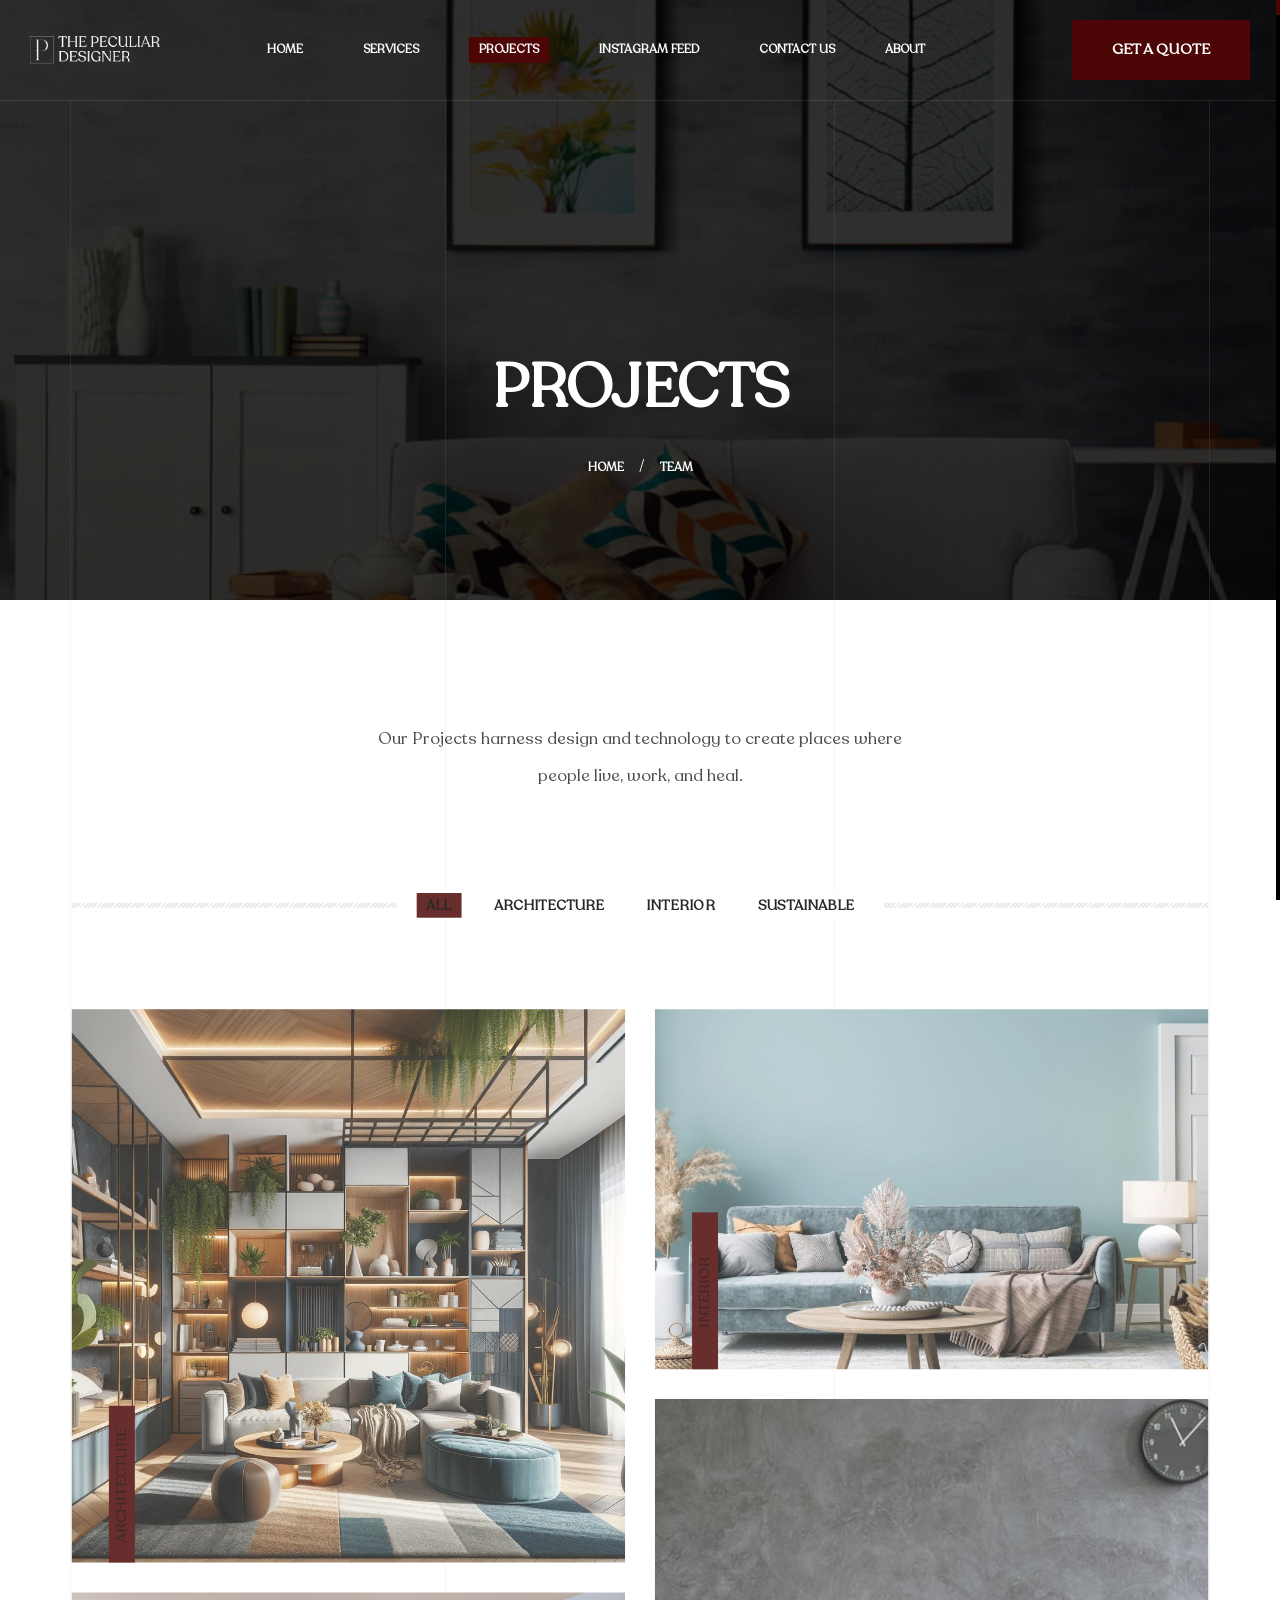
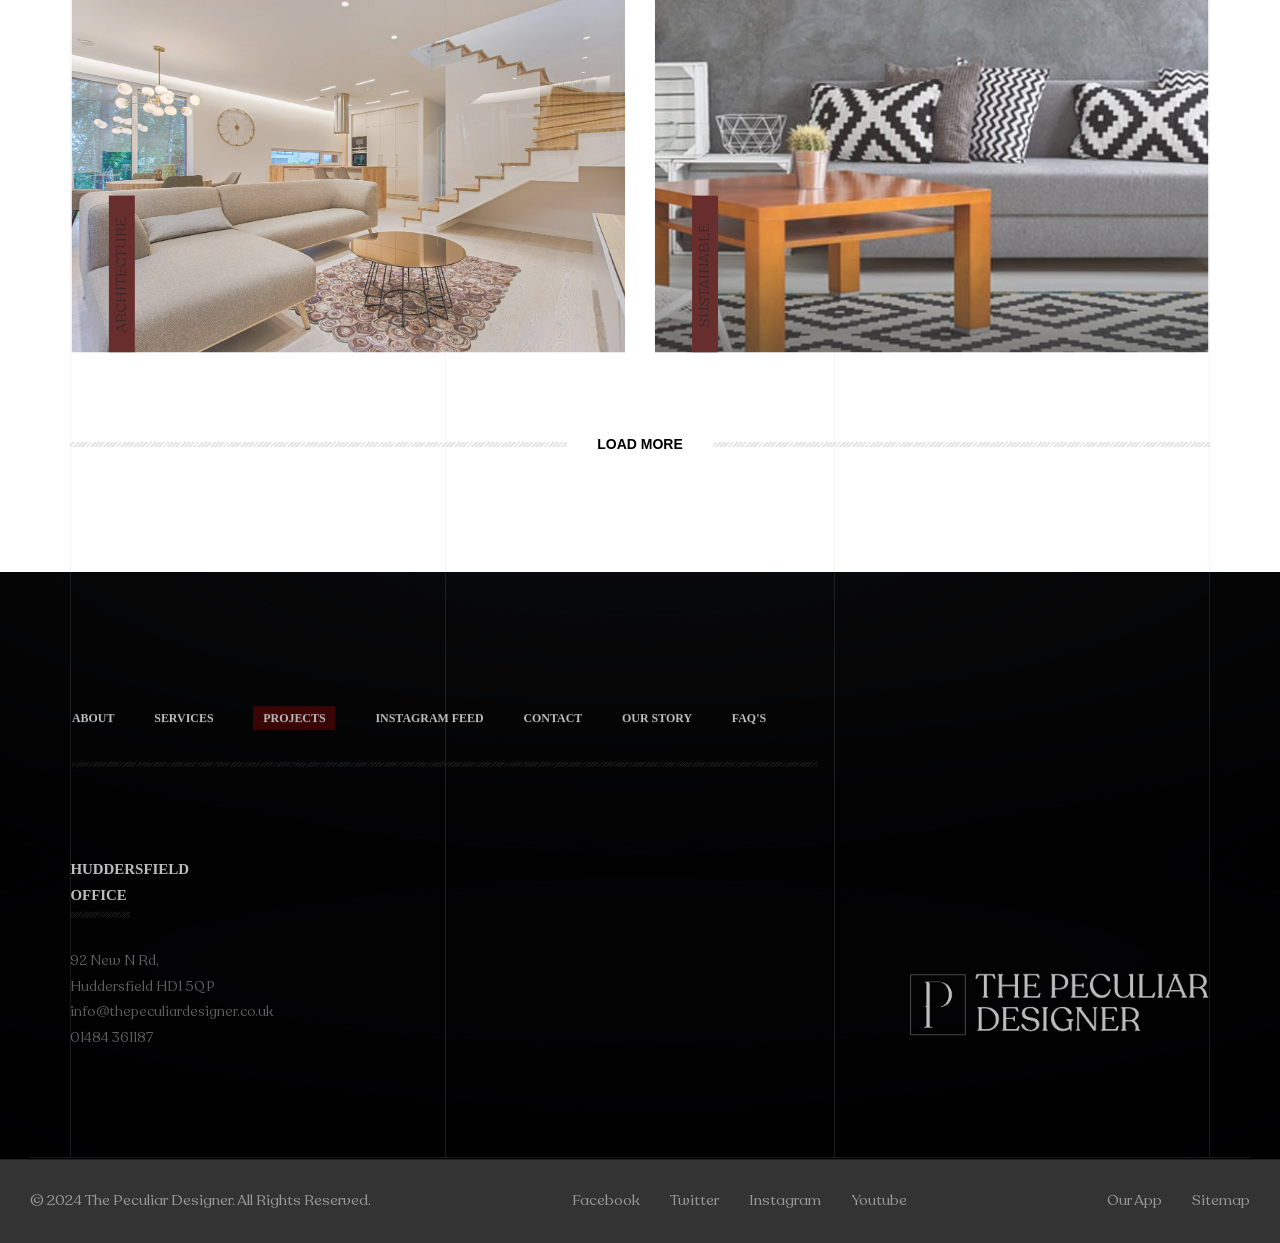
<file: portfolio.html>
<!DOCTYPE html>
<html lang="en-US">

<head>

    <meta charset="UTF-8">
    <meta name="viewport" content="width=device-width, initial-scale=1.0">
    <meta http-equiv="X-UA-Compatible" content="ie=edge">

    <!-- bootstrap grid css -->
    <link rel="stylesheet" href="css/plugins/bootstrap-grid.css">
    <!-- font awesome css -->
    <link rel="stylesheet" href="css/plugins/font-awesome.min.css">
    <!-- swiper css -->
    <link rel="stylesheet" href="css/plugins/swiper.min.css">
    <!-- ruizarch css -->
    <link rel="stylesheet" href="css/style.css">
    <!-- page name -->
    <title>THE PECULIAR DESIGNER</title>

</head>

<body>

    <!-- wrapper -->
    <div class="mil-wrapper">

        <div class="mil-progress-track">
            <div class="mil-progress"></div>
        </div>

        <!-- top bar -->
        <div class="mil-top-panel">
            <div class="container-fluid">
                <div class="mil-top-panel-content">
                    <a href="index.html" class="mil-logo">
                        <img src="img/logo/mainLogo.png" alt="Logo" style="width: 130px;">
                    </a>

                    <div class="mil-navigation">
                        <nav>
                            <ul>
                                <li class="mil-has-children">
                                    <a href="index.html">Home</a>
                                    <!-- <ul>
                                        <li><a href="index.html">Type 1</a></li>
                                        <li><a href="home-2.html">Type 2</a></li>
                                        <li><a href="home-3.html">Type 3</a></li>
                                    </ul> -->
                                </li>
                                <li class="mil-has-children">
                                    <a href="services.html">Services</a>
                                    <!-- <ul>
                                        <li><a href="services.html">Services</a></li>
                                        <li><a href="service.html">Single Service</a></li>
                                    </ul> -->
                                </li>
                                <li class="mil-has-children mil-active">
                                    <a href="portfolio.html">Projects</a>
                                    <!-- <ul>
                                        <li><a href="portfolio.html">Projects list</a></li>
                                        <li><a href="project.html">Single Project</a></li>
                                    </ul> -->
                                </li>
                                <li class="mil-has-children">
                                    <a href="blog.html">Instagram Feed</a>
                                    <!-- <ul>
                                        <li><a href="blog.html">Blog list</a></li>
                                        <li><a href="publication.html">Single Publication</a></li>
                                    </ul> -->
                                </li>
                                <li><a href="contact.html">Contact Us</a></li>
                                <li class="mil-has-children">
                                    <a href="about.html">About</a>
                                    <!-- <a href="#.">Other</a>
                                    <ul>
                                        <li>
                                        </li>
                                        <li><a href="team.html">Team</a></li>
                                        <li><a href="team-member.html">Team Member</a></li>
                                        <li><a href="coming-soon.html">Coming Soon</a></li>
                                        <li><a href="404.html">404</a></li>
                                    </ul> -->
                                </li>
                            </ul>
                        </nav>
                    </div>

                    <!-- right buttons -->
                    <div class="mil-top-panel-buttons">
                        <a href="#" class="mil-button mil-sm">Get a Quote</a>
                        <div class="mil-menu-btn">
                            <span></span>
                        </div>
                    </div>
                    <!-- right buttons end -->

                </div>

            </div>
        </div>
        <!-- top bar end -->

        <!-- content -->
        <div id="content">

            <!-- banner -->
            <section class="mil-banner mil-banner-sm">
                <img src="img/covers/Interior-Designing.jpg" class="mil-bg-img mil-scale" data-value-1=".4" data-value-2="1.4" alt="image" style="object-position: top">
                <div class="mil-overlay"></div>
                <div class="container">
                    <div class="mil-background-grid mil-top-space"></div>
                    <div class="mil-banner-content mil-center">
                        <div class="mil-mb-90">
                            <h1 class="mil-light mil-upper mil-mb-30">Projects</h1>
                            <ul class="mil-breadcrumbs mil-center">
                                <li><a href="index.html">Home</a></li>
                                <li><a href="about.html">Team</a></li>
                            </ul>
                        </div>
                    </div>
                </div>
            </section>
            <!-- banner end -->

            <!-- portfolio -->
            <section>
                <div class="container mil-p-120-120">
                    <div class="mil-background-grid mil-softened"></div>
                    <div class="mil-center">
                        <p class="mil-text-lg mil-up mil-mb-90">Our Projects harness design and technology to create places where <br> people live, work, and heal.</p>
                    </div>
                    <!-- filter -->
                    <div class="mil-filter mil-up mil-mb-90">
                        <div class="mil-filter-links">
                            <a href="#" data-filter="*" class="mil-current">All</a>
                            <a href="#" data-filter=".architecture" class="">Architecture</a>
                            <a href="#" data-filter=".interior" class="">Interior</a>
                            <a href="#" data-filter=".sustainable" class="">Sustainable</a>
                        </div>
                    </div>
                    <!-- filter end -->
                    <div class="row">
                        <div class="col-lg-12">

                            <div class="mil-portfolio-grid mil-up">

                                <div class="grid-sizer"></div>

                                <div class="mil-grid-item architecture">

                                    <a href="project.html" class="mil-portfolio-item-2 mil-square-item mil-mb-30">
                                        <img src="img/covers/65fcc82f42342ec97c53ded1_latest_residential_design_trends.png" alt="cover">
                                        <div class="mil-project-descr">
                                            <h3 class="mil-upper mil-mb-30">Modern <br>architecture</h3>
                                            <div class="mil-link mil-upper">Start A Project <div class="mil-arrow mil-light"><img src="img/icons/1.svg" alt="arrow"></div></div>
                                        </div>
                                        <div class="mil-category">Architecture</div>
                                    </a>

                                </div>

                                <div class="mil-grid-item interior">

                                    <a href="project.html" class="mil-portfolio-item-2 mil-long-item mil-mb-30">
                                        <img src="img/covers/1653916474913.jpg" alt="cover">
                                        <div class="mil-project-descr">
                                            <h3 class="mil-upper mil-mb-30">Modern <br> architecture</h3>
                                            <div class="mil-link mil-upper">Start A Project <div class="mil-arrow mil-light"><img src="img/icons/1.svg" alt="arrow"></div></div>
                                        </div>
                                        <div class="mil-category">Interior</div>
                                    </a>

                                </div>

                                <div class="mil-grid-item sustainable">

                                    <a href="project.html" class="mil-portfolio-item-2 mil-square-item mil-mb-30">
                                        <img src="img/covers/7-Elements-of-Interior-Designing-Cover-23-04.jpg" alt="cover">
                                        <div class="mil-project-descr">
                                            <h3 class="mil-upper mil-mb-30">Confidential <br>Technology</h3>
                                            <div class="mil-link mil-upper">Start A Project <div class="mil-arrow mil-light"><img src="img/icons/1.svg" alt="arrow"></div></div>
                                        </div>
                                        <div class="mil-category">Sustainable</div>
                                    </a>

                                </div>

                                <div class="mil-grid-item architecture">

                                    <a href="project.html" class="mil-portfolio-item-2 mil-long-item mil-mb-30">
                                        <img src="img/covers/hero.jpg" alt="cover">
                                        <div class="mil-project-descr">
                                            <h3 class="mil-upper mil-mb-30">Confidential <br>Technology</h3>
                                            <div class="mil-link mil-upper">Start A Project <div class="mil-arrow mil-light"><img src="img/icons/1.svg" alt="arrow"></div></div>
                                        </div>
                                        <div class="mil-category">Architecture</div>
                                    </a>

                                </div>

                                <div class="mil-grid-item architecture">

                                    <a href="project.html" class="mil-portfolio-item-2 mil-square-item mil-mb-30">
                                        <img src="img/covers/modern-interior-designs-1024x683.jpg" alt="cover">
                                        <div class="mil-project-descr">
                                            <h3 class="mil-upper mil-mb-30">Confidential <br>Technology</h3>
                                            <div class="mil-link mil-upper">Start A Project <div class="mil-arrow mil-light"><img src="img/icons/1.svg" alt="arrow"></div></div>
                                        </div>
                                        <div class="mil-category">Architecture</div>
                                    </a>

                                </div>

                                <div class="mil-grid-item interior">

                                    <a href="project.html" class="mil-portfolio-item-2 mil-long-item mil-mb-30">
                                        <img src="img/covers/modern-bedroom-in-unique-style-interior-design-ipc564.jpeg" alt="cover">
                                        <div class="mil-project-descr">
                                            <h3 class="mil-upper mil-mb-30">Confidential <br>Technology</h3>
                                            <div class="mil-link mil-upper">Start A Project <div class="mil-arrow mil-light"><img src="img/icons/1.svg" alt="arrow"></div></div>
                                        </div>
                                        <div class="mil-category">Interior</div>
                                    </a>

                                </div>

                                <div class="mil-grid-item sustainable">

                                    <a href="project.html" class="mil-portfolio-item-2 mil-square-item mil-mb-30">
                                        <img src="img/covers/living-room-pendant-light.jpg" alt="cover">
                                        <div class="mil-project-descr">
                                            <h3 class="mil-upper mil-mb-30">Confidential <br>Technology</h3>
                                            <div class="mil-link mil-upper">Start A Project <div class="mil-arrow mil-light"><img src="img/icons/1.svg" alt="arrow"></div></div>
                                        </div>
                                        <div class="mil-category">Sustainable</div>
                                    </a>

                                </div>

                                <div class="mil-grid-item interior">

                                    <a href="project.html" class="mil-portfolio-item-2 mil-long-item mil-mb-30">
                                        <img src="img/covers/living-room-2732939_1280.jpg" alt="cover">
                                        <div class="mil-project-descr">
                                            <h3 class="mil-upper mil-mb-30">Confidential <br>Technology</h3>
                                            <div class="mil-link mil-upper">Start A Project <div class="mil-arrow mil-light"><img src="img/icons/1.svg" alt="arrow"></div></div>
                                        </div>
                                        <div class="mil-category">Interior</div>
                                    </a>

                                </div>

                            </div>

                        </div>
                    </div>
                </div>
            </section>
            <!-- Portfolio end -->

            <!-- footer -->
            <footer class="mil-relative">
                <img src="img/covers/abstract-luxury-blur-dark-grey-black-gradient-used-as-background-studio-wall-display-your-products.jpg" class="mil-bg-img mil-parallax" alt="image" style="object-position: top;" data-value-1="-25%" data-value-2="23%">
                <div class="mil-overlay"></div>
                <div class="container mil-p-120-90">
                    <div class="mil-background-grid"></div>
                    <div class="row align-items-end">
                        <div class="col-lg-8">
                            <div class="row">
                                <div class="col-12">

                                    <div class="mil-footer-navigation mil-up mil-mb-90">
                                        <nav>
                                            <ul>
                                                <li>
                                                    <a href="about.html">About</a>
                                                </li>
                                                <li>
                                                    <a href="services.html">Services</a>
                                                </li>
                                                <li class="mil-active">
                                                    <a href="portfolio.html">Projects</a>
                                                </li>
                                                <li>
                                                    <a href="blog.html">Instagram Feed</a>
                                                </li>
                                                <li>
                                                    <a href="contact.html">Contact</a>
                                                </li>
                                                <li>
                                                    <a href="team.html">Our Story</a>
                                                </li>
                                                <li>
                                                    <a href="faqs.html">FAQ's</a>
                                                </li>
                                            </ul>
                                        </nav>
                                    </div>

                                </div>
                                <div class="col-md-6 col-lg-6 col-xl-3">

                                    <span class="mil-suptitle mil-light mil-upper mil-up mil-mb-30">Huddersfield Office</span>
                                    <p class="mil-text-sm mil-up mil-light-soft mil-mb-30">92 New N Rd, <br>Huddersfield HD1 5QP <br>info@thepeculiardesigner.co.uk <br>01484 361187</p>

                                </div>
                                <!-- <div class="col-md-6 col-lg-6 col-xl-3">

                                    <span class="mil-suptitle mil-light mil-upper mil-up mil-mb-30">Chicago</span>
                                    <p class="mil-text-sm mil-up mil-light-soft mil-mb-30">10233 Gaillard Lake Est <br>Suite 420 <br>Houston, TX 75169 <br>(903) 560 - 9830</p>

                                </div>
                                <div class="col-md-6 col-lg-6 col-xl-3">

                                    <span class="mil-suptitle mil-light mil-upper mil-up mil-mb-30">Harriman</span>
                                    <p class="mil-text-sm mil-up mil-light-soft mil-mb-30">5 Harriman Woods Dr <br>Suite 702 <br>New York, NY 10926 <br>(570) 253 - 2853</p>

                                </div>
                                <div class="col-md-6 col-lg-6 col-xl-3">

                                    <span class="mil-suptitle mil-light mil-upper mil-up mil-mb-30">Largo</span>
                                    <p class="mil-text-sm mil-up mil-light-soft mil-mb-30">1071 Donegan Rd <br>Suite 1300 <br>Florida, FL 33771 <br>(727) 223 - 5371</p>

                                </div> -->
                            </div>
                        </div>
                        <div class="col-lg-4">

                            <a href="index.html" class="mil-footer-logo mil-up mil-mb-30">
                                <img src="img/logo/mainLogo.png" alt="Logo" style="width: 300px">
                            </a>

                        </div>

                    </div>
                </div>
                <div class="container-fluid">

                    <div class="mil-footer-bottom">
                        <p class="mil-light-soft mil-mb-15">© 2024 The Peculiar Designer. All Rights Reserved.</p>
                        <ul class="mil-light-soft mil-mb-15">
                            <li><a href="#.">Facebook</a></li>
                            <li><a href="#.">Twitter</a></li>
                            <li><a href="#.">Instagram</a></li>
                            <li><a href="#.">Youtube</a></li>
                        </ul>
                        <ul class="mil-light-soft mil-mb-15">
                            <li><a href="#.">Our App</a></li>
                            <li><a href="#.">Sitemap</a></li>
                        </ul>
                    </div>

                </div>
            </footer>
            <!-- footer end -->

        </div>
        <!-- content -->
    </div>
    <!-- wrapper end -->

    <!-- jQuery js -->
    <script src="js/plugins/jquery.min.js"></script>
    <!-- swiper js -->
    <script src="js/plugins/swiper.min.js"></script>
    <!-- gsap js -->
    <script src="js/plugins/gsap.min.js"></script>
    <!-- imagesloaded js -->
    <script src="js/plugins/imagesloaded.pkgd.js"></script>
    <!-- isotope js -->
    <script src="js/plugins/isotope.min.js"></script>
    <!-- scroll smoother -->
    <script src="js/plugins/smooth-scroll.js"></script>
    <!-- scroll trigger js -->
    <script src="js/plugins/ScrollTrigger.min.js"></script>
    <!-- magnific js -->
    <script src="js/plugins/magnific-popup.js"></script>
    <!-- ruizarch js -->
    <script src="js/main.js"></script>

</body>

</html>
</file>
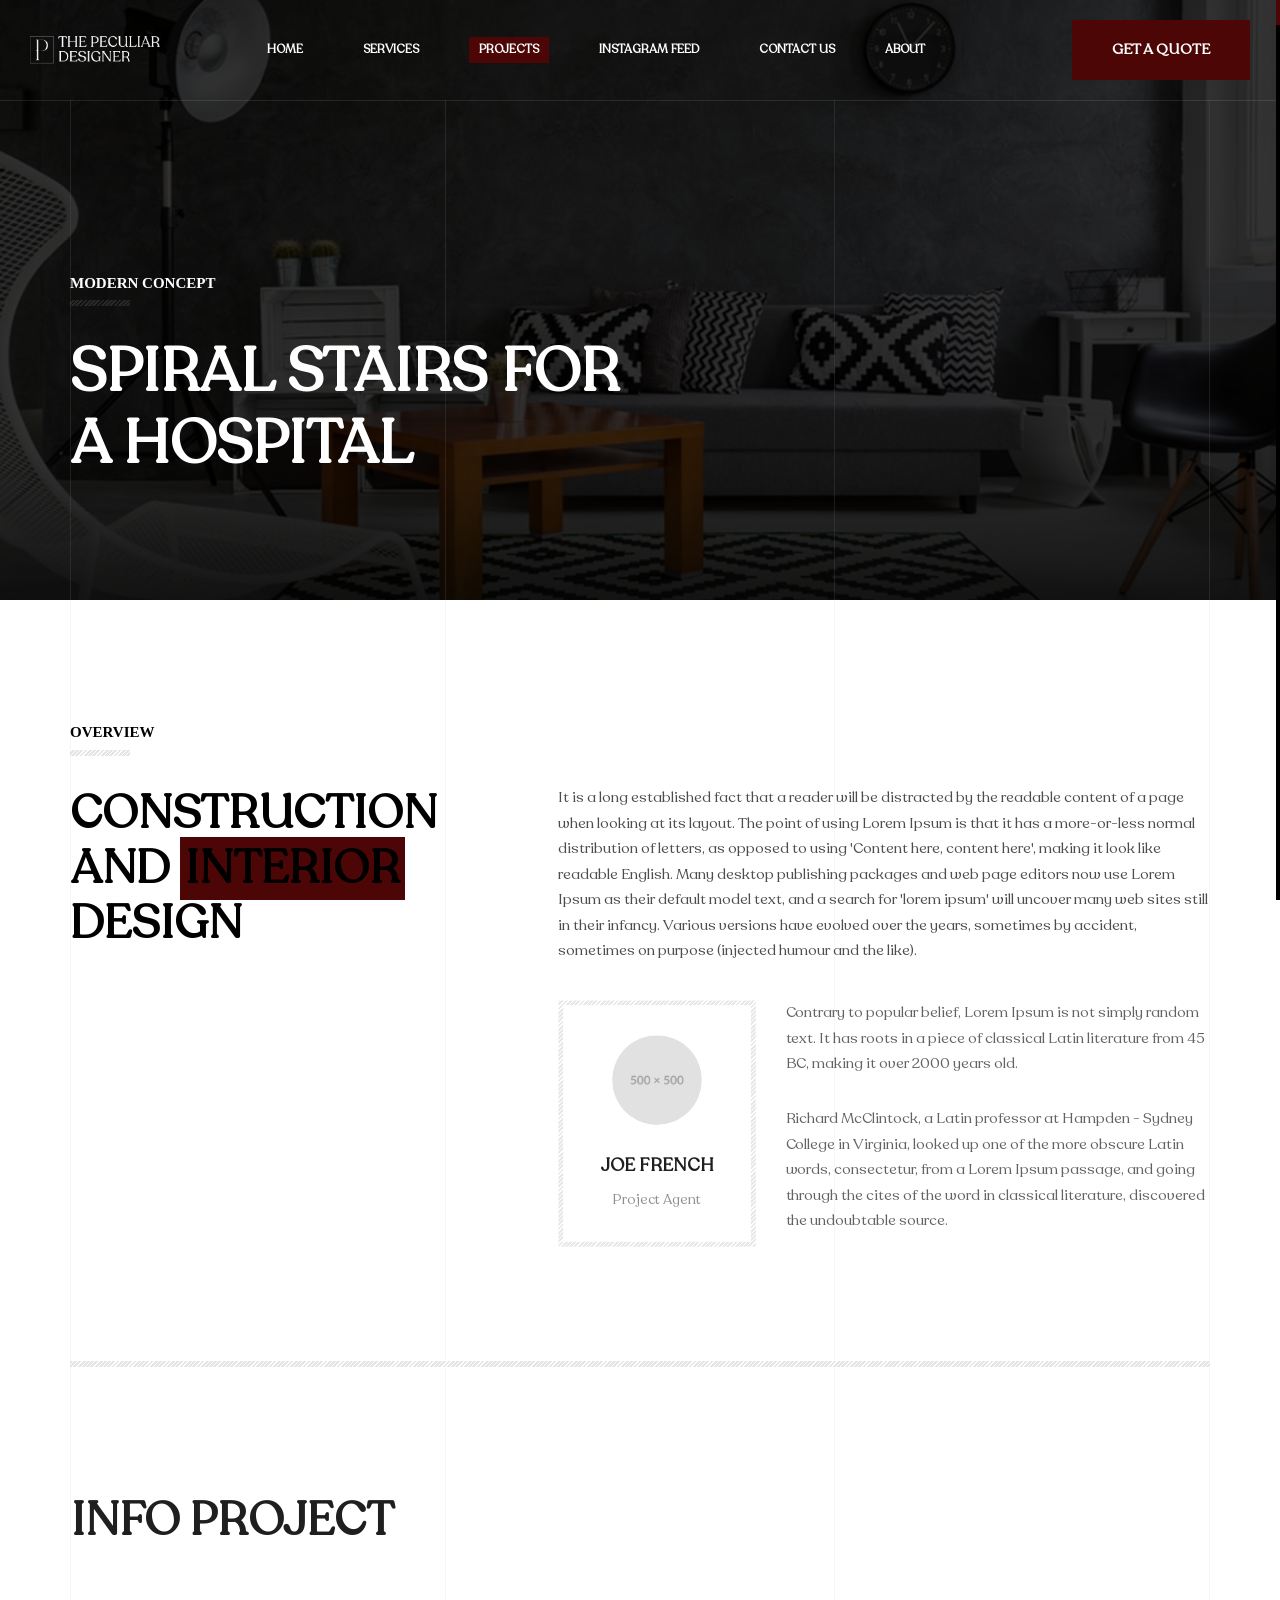
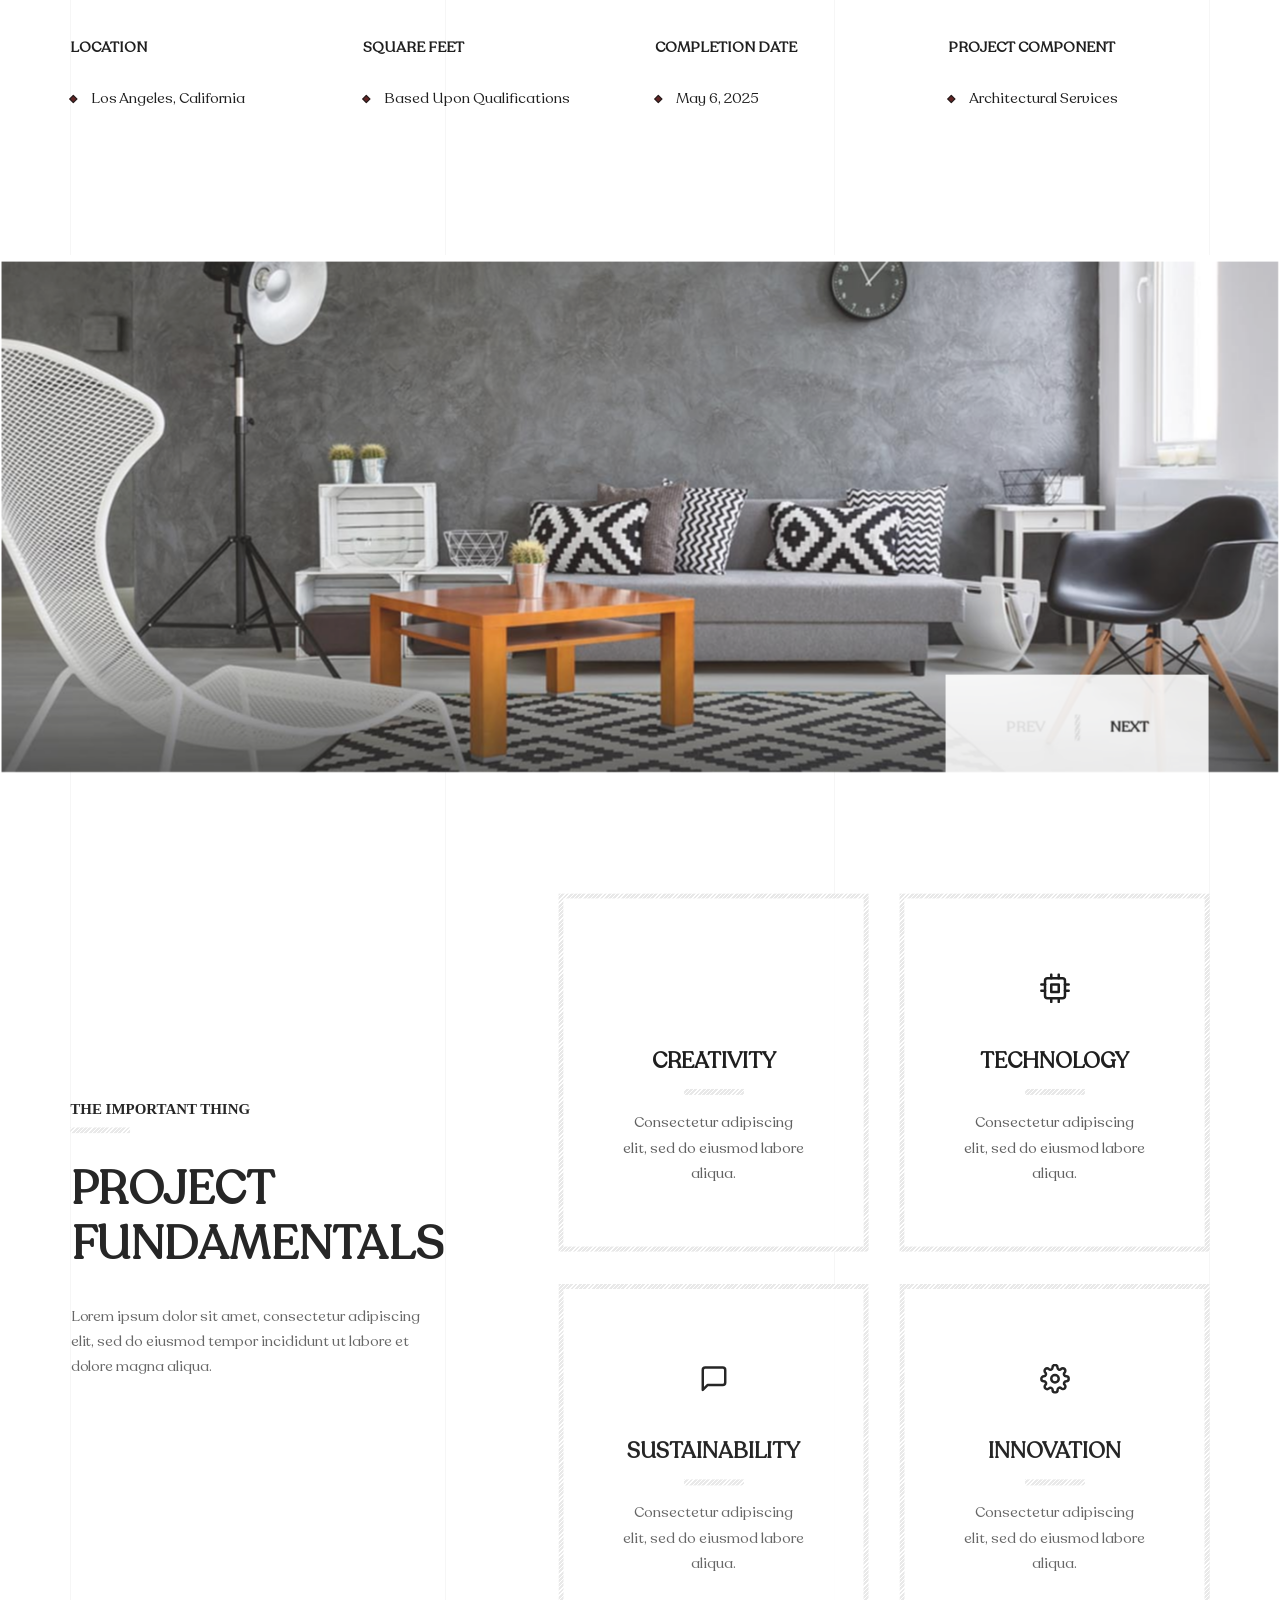
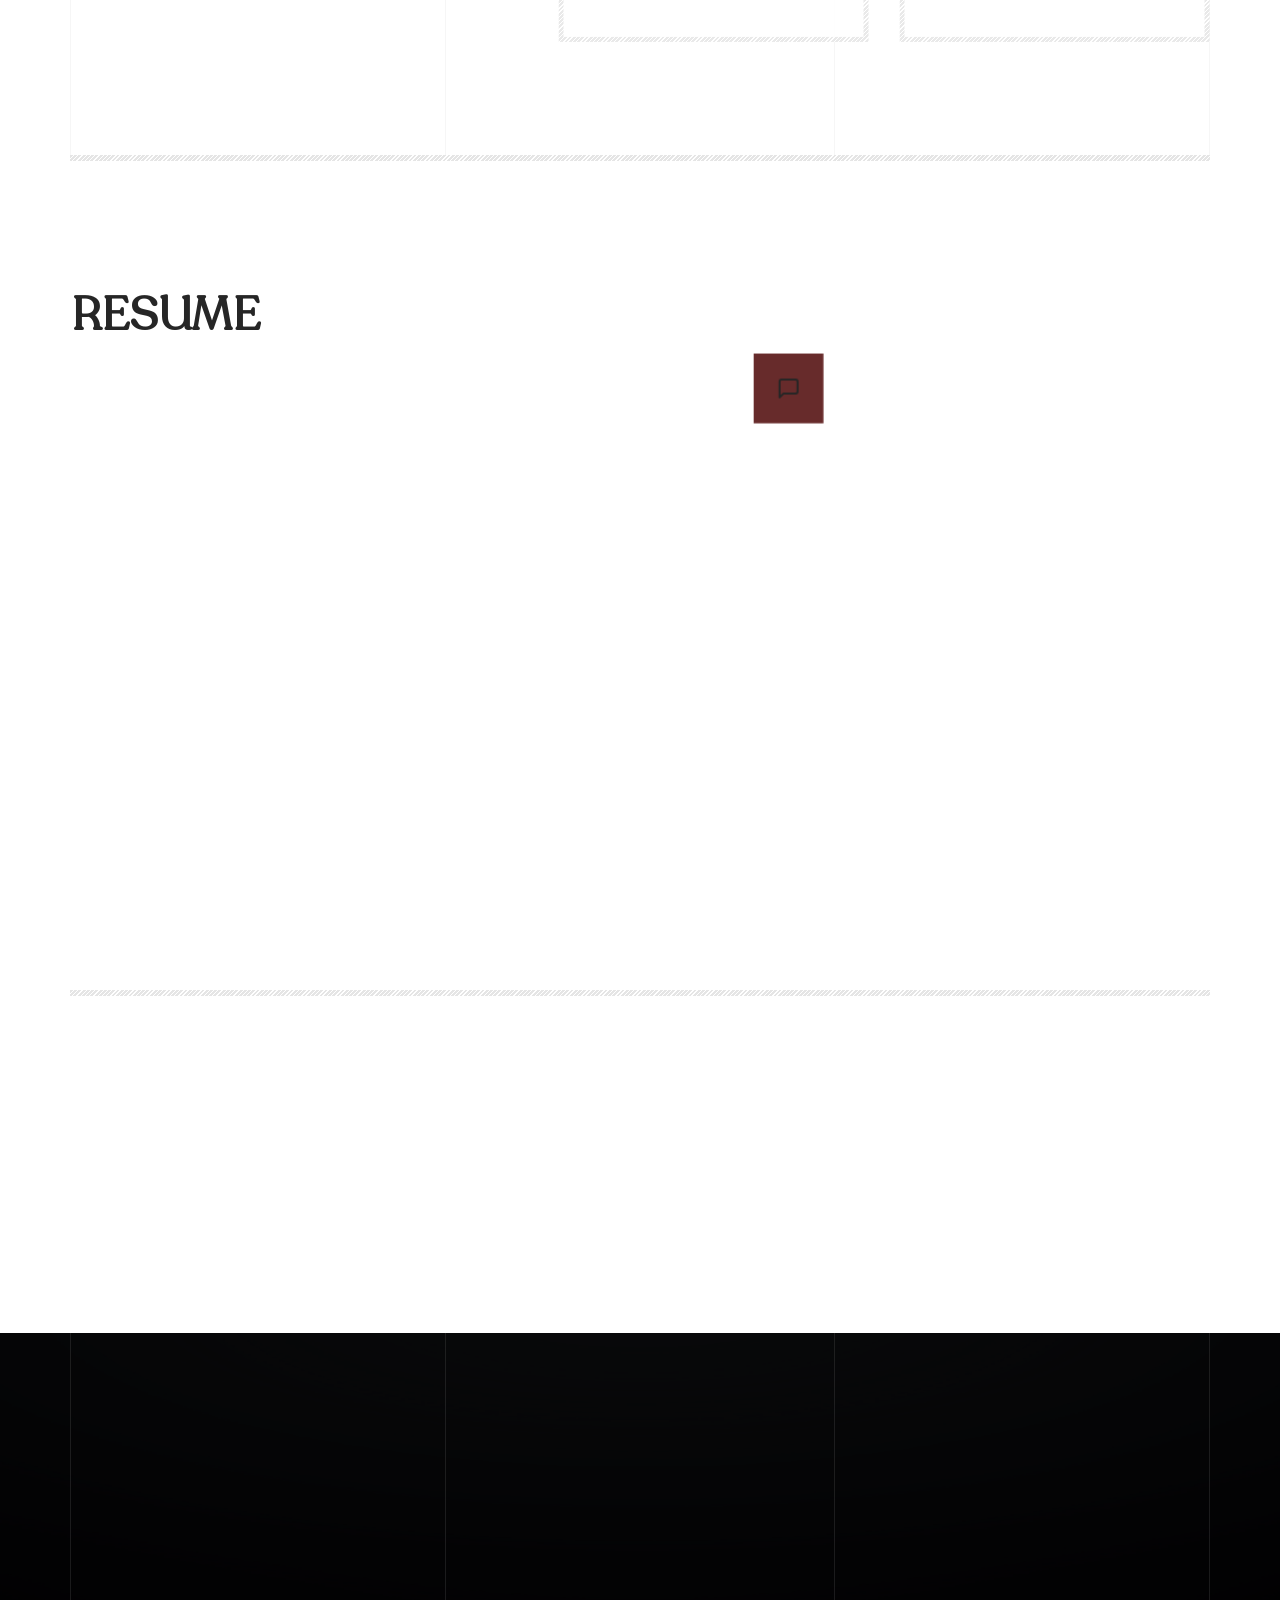
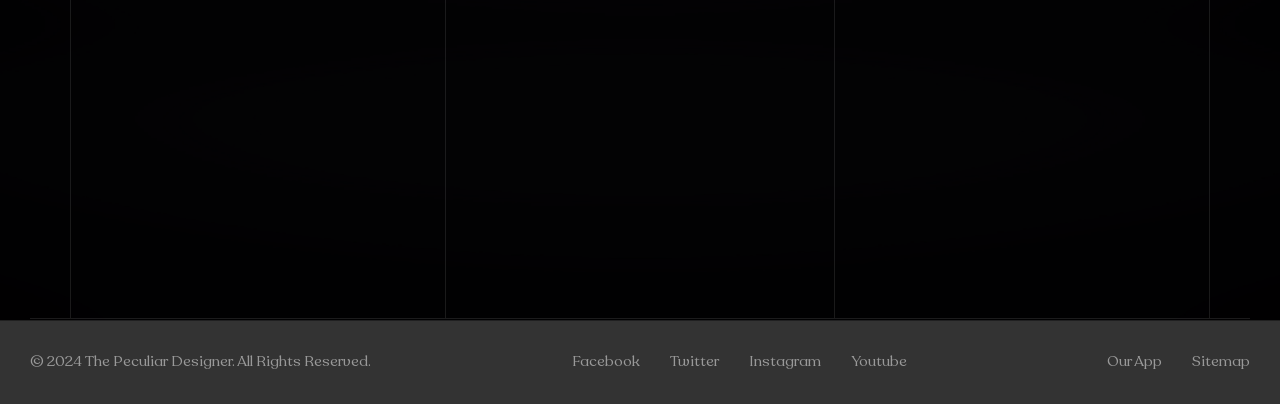
<file: project.html>
<!DOCTYPE html>
<html lang="en-US">

<head>

    <meta charset="UTF-8">
    <meta name="viewport" content="width=device-width, initial-scale=1.0">
    <meta http-equiv="X-UA-Compatible" content="ie=edge">

    <!-- bootstrap grid css -->
    <link rel="stylesheet" href="css/plugins/bootstrap-grid.css">
    <!-- font awesome css -->
    <link rel="stylesheet" href="css/plugins/font-awesome.min.css">
    <!-- swiper css -->
    <link rel="stylesheet" href="css/plugins/swiper.min.css">
    <!-- ruizarch css -->
    <link rel="stylesheet" href="css/style.css">
    <!-- page name -->
    <title>THE PECULIAR DESIGNER</title>

</head>

<body>

    <!-- wrapper -->
    <div class="mil-wrapper">

        <div class="mil-progress-track">
            <div class="mil-progress"></div>
        </div>

        <!-- top bar -->
        <div class="mil-top-panel">
            <div class="container-fluid">
                <div class="mil-top-panel-content">
                    <a href="index.html" class="mil-logo">
                        <img src="img/logo/mainLogo.png" alt="Logo" style="width: 130px;">
                    </a>

                    <div class="mil-navigation">
                        <nav>
                            <ul>
                                <li class="mil-has-children">
                                    <a href="index.html">Home</a>
                                    <!-- <ul>
                                        <li><a href="index.html">Type 1</a></li>
                                        <li><a href="home-2.html">Type 2</a></li>
                                        <li><a href="home-3.html">Type 3</a></li>
                                    </ul> -->
                                </li>
                                <li class="mil-has-children">
                                    <a href="services.html">Services</a>
                                    <!-- <ul>
                                        <li><a href="services.html">Services</a></li>
                                        <li><a href="service.html">Single Service</a></li>
                                    </ul> -->
                                </li>
                                <li class="mil-has-children mil-active">
                                    <a href="portfolio.html">Projects</a>
                                    <!-- <ul>
                                        <li><a href="portfolio.html">Projects list</a></li>
                                        <li><a href="project.html">Single Project</a></li>
                                    </ul> -->
                                </li>
                                <li class="mil-has-children">
                                    <a href="blog.html">Instagram Feed</a>
                                    <!-- <ul>
                                        <li><a href="blog.html">Blog list</a></li>
                                        <li><a href="publication.html">Single Publication</a></li>
                                    </ul> -->
                                </li>
                                <li><a href="contact.html">Contact Us</a></li>
                                <li class="mil-has-children">
                                    <a href="about.html">About</a>
                                </li>
                                    <!-- <a href="#.">Other</a>
                                    <ul>
                                        <li><a href="team.html">Team</a></li>
                                        <li><a href="team-member.html">Team Member</a></li>
                                        <li><a href="coming-soon.html">Coming Soon</a></li>
                                        <li><a href="404.html">404</a></li>
                                    </ul> -->
                            </ul>
                        </nav>
                    </div>

                    <!-- right buttons -->
                    <div class="mil-top-panel-buttons">
                        <a href="#" class="mil-button mil-sm">Get a Quote</a>
                        <div class="mil-menu-btn">
                            <span></span>
                        </div>
                    </div>
                    <!-- right buttons end -->

                </div>

            </div>
        </div>
        <!-- top bar end -->

        <!-- content -->
        <div id="content">

            <!-- banner -->
            <section class="mil-banner mil-banner-sm">
                <img src="img/covers/7-Elements-of-Interior-Designing-Cover-23-04.jpg" class="mil-bg-img mil-scale" data-value-1=".4" data-value-2="1.2" alt="image" style="object-position: bottom">
                <div class="mil-overlay"></div>
                <div class="container">
                    <div class="mil-background-grid mil-top-space"></div>
                    <div class="mil-banner-content">
                        <div class="mil-mb-90">
                            <span class="mil-suptitle mil-upper mil-light mil-up mil-mb-30">Modern concept</span>
                            <h1 class="mil-light mil-upper mil-up mil-mb-30">Spiral <span class="mil-accent">Stairs</span> for <br>a Hospital</h1>
                        </div>
                    </div>
                </div>
            </section>
            <!-- banner end -->

            <!-- description -->
            <section>
                <div class="container mil-p-120-90">
                    <div class="mil-background-grid mil-softened"></div>
                    <div class="row justify-content-between">
                        <div class="col-lg-4">

                            <div class="mil-mb-60">
                                <span class="mil-suptitle mil-upper mil-up mil-mb-30">Overview</span>
                                <h2 class="mil-upper mil-up mil-mb-30">Construction and <span class="mil-marker">interior</span> design</h2>
                            </div>

                        </div>
                        <div class="col-lg-7 mil-mt-suptitle-offset">

                            <p class="mil-up mil-mb-30">It is a long established fact that a reader will be distracted by the readable content of a page when looking at its layout. The point of using Lorem Ipsum is that it has a more-or-less normal distribution of letters, as opposed to using 'Content here, content here', making it look like readable English. Many desktop publishing packages and web page editors now use Lorem Ipsum as their default model text, and a search for 'lorem ipsum' will uncover many web sites still in their infancy. Various versions have evolved over the years, sometimes by accident, sometimes on purpose (injected humour and the like).</p>

                            <div class="row">
                                <div class="col-lg-4">

                                    <div class="mil-item-frame mil-up mil-mb-30">
                                        <div class="mil-about-counter mil-center">
                                            <div class="mil-avatar mil-mb-30">
                                                <img src="img/faces/1.jpg" alt="face">
                                            </div>
                                            <h5 class="mil-upper mil-mb-10">Joe French</h5>
                                            <p class="mil-text-sm mil-dark-soft">Project Agent</p>
                                        </div>
                                    </div>

                                </div>
                                <div class="col-lg-8">

                                    <p class="mil-up mil-mb-30">Contrary to popular belief, Lorem Ipsum is not simply random text. It has roots in a piece of classical Latin literature from 45 BC, making it over 2000 years old.</p>

                                    <p class="mil-up mil-mb-30">Richard McClintock, a Latin professor at Hampden - Sydney College in Virginia, looked up one of the more obscure Latin words, consectetur, from a Lorem Ipsum passage, and going through the cites of the word in classical literature, discovered the undoubtable source.</p>

                                </div>
                            </div>

                        </div>
                    </div>
                </div>
            </section>
            <!-- description end -->

            <div class="container">
                <div class="mil-divider-lg"></div>
            </div>

            <!-- info -->
            <section>
                <div class="container mil-p-120-60">
                    <div class="mil-background-grid mil-softened"></div>
                    <div class="mil-mb-90">
                        <h2 class="mil-upper mil-up">Info Project</h2>
                    </div>
                    <div class="row mil-mb-30">
                        <div class="col-lg-3">

                            <h6 class="mil-upper mil-up mil-mb-30">Location</h6>
                            <ul class="mil-list mil-dark mil-up mil-mb-60">
                                <li>Los Angeles, California</li>
                            </ul>

                        </div>
                        <div class="col-lg-3">

                            <h6 class="mil-upper mil-up mil-mb-30">Square Feet</h6>
                            <ul class="mil-list mil-dark mil-up mil-mb-60">
                                <li>Based Upon Qualifications</li>
                            </ul>

                        </div>
                        <div class="col-lg-3">

                            <h6 class="mil-upper mil-up mil-mb-30">Completion Date</h6>
                            <ul class="mil-list mil-dark mil-up mil-mb-60">
                                <li>May 6, 2025</li>
                            </ul>

                        </div>
                        <div class="col-lg-3">

                            <h6 class="mil-upper mil-up mil-mb-30">Project Component</h6>
                            <ul class="mil-list mil-dark mil-up mil-mb-30">
                                <li>Architectural Services</li>
                            </ul>

                        </div>
                    </div>
                </div>
            </section>
            <!-- info end -->

            <!-- portfolio -->
            <div class="mil-illustration-slider-frame mil-up">
                <div class="swiper-container mil-illustration-slider">
                    <div class="swiper-wrapper">
                        <div class="swiper-slide">

                            <div class="mil-illustration mil-fw-item" data-swiper-parallax-x="50" data-swiper-parallax-scale="1.3">
                                <div class="mil-image-frame">
                                    <img src="img/covers/7-Elements-of-Interior-Designing-Cover-23-04.jpg" alt="image" style="object-position: bottom">
                                </div>
                            </div>

                        </div>
                        <div class="swiper-slide">

                            <div class="mil-illustration mil-fw-item" data-swiper-parallax-x="50" data-swiper-parallax-scale="1.3">
                                <div class="mil-image-frame">
                                    <img src="img/covers/modern-interior-designs-1024x683.jpg" alt="image">
                                </div>
                            </div>

                        </div>
                        <div class="swiper-slide">

                            <div class="mil-illustration mil-fw-item" data-swiper-parallax-x="50" data-swiper-parallax-scale="1.3">
                                <div class="mil-image-frame">
                                    <img src="img/covers/pexels-fotoaibe-1571460.jpg" alt="image">
                                </div>
                            </div>

                        </div>
                    </div>
                </div>
                <div class="container">
                    <div class="mil-illustration-slider-nav mil-up">
                        <div class="mil-nav-buttons">
                            <div class="mil-slider-button mil-illustration-prev">Prev</div>
                            <div class="mil-slider-button mil-illustration-next">Next</div>
                        </div>
                    </div>
                </div>
            </div>
            <!-- portfolio end -->

            <!-- about -->
            <section>
                <div class="container mil-p-120-90">
                    <div class="mil-background-grid mil-softened"></div>
                    <div class="row justify-content-between align-items-center">
                        <div class="col-xl-4">

                            <div class="mil-mb-90">
                                <span class="mil-suptitle mil-upper mil-up mil-mb-30">The important thing</span>
                                <h2 class="mil-upper mil-up mil-mb-30">Project Fundamentals</h2>
                                <p class="mil-up">Lorem ipsum dolor sit amet, consectetur adipiscing elit, sed do eiusmod tempor incididunt ut labore et dolore magna aliqua.</p>
                            </div>

                        </div>
                        <div class="col-xl-7">

                            <div class="row">
                                <div class="col-md-6 col-lg-6">

                                    <a href="" class="mil-service-card mil-up mil-mb-30">
                                        <div class="mil-center">
                                            <div class="mil-icon mil-icon-lg mil-mb-30">
                                                <img src="img/icons/4.svg" alt="icon">
                                            </div>
                                            <h4 class="mil-upper mil-mb-20">Creativity</h4>
                                            <div class="mil-divider-sm mil-mb-20"></div>
                                            <p class="mil-service-text">Consectetur adipiscing elit, sed do eiusmod labore aliqua.</p>
                                            <div class="mil-go-buton mil-icon mil-icon-lg mil-icon-accent-bg">
                                                <img src="img/icons/1.svg" alt="icon">
                                            </div>
                                        </div>
                                    </a>

                                </div>
                                <div class="col-md-6 col-lg-6">

                                    <a href="" class="mil-service-card mil-up mil-mb-30">
                                        <div class="mil-center">
                                            <div class="mil-icon mil-icon-lg mil-mb-30">
                                                <img src="img/icons/9.svg" alt="icon">
                                            </div>
                                            <h4 class="mil-upper mil-mb-20">Technology</h4>
                                            <div class="mil-divider-sm mil-mb-20"></div>
                                            <p class="mil-service-text">Consectetur adipiscing elit, sed do eiusmod labore aliqua.</p>
                                            <div class="mil-go-buton mil-icon mil-icon-lg mil-icon-accent-bg">
                                                <img src="img/icons/1.svg" alt="icon">
                                            </div>
                                        </div>
                                    </a>

                                </div>
                                <div class="col-md-6 col-lg-6">

                                    <a href="" class="mil-service-card mil-up mil-mb-30">
                                        <div class="mil-center">
                                            <div class="mil-icon mil-icon-lg mil-mb-30">
                                                <img src="img/icons/12.svg" alt="icon">
                                            </div>
                                            <h4 class="mil-upper mil-mb-20">Sustainability</h4>
                                            <div class="mil-divider-sm mil-mb-20"></div>
                                            <p class="mil-service-text">Consectetur adipiscing elit, sed do eiusmod labore aliqua.</p>
                                            <div class="mil-go-buton mil-icon mil-icon-lg mil-icon-accent-bg">
                                                <img src="img/icons/1.svg" alt="icon">
                                            </div>
                                        </div>
                                    </a>

                                </div>
                                <div class="col-md-6 col-lg-6">

                                    <a href="" class="mil-service-card mil-up mil-mb-30">
                                        <div class="mil-center">
                                            <div class="mil-icon mil-icon-lg mil-mb-30">
                                                <img src="img/icons/7.svg" alt="icon">
                                            </div>
                                            <h4 class="mil-upper mil-mb-20">Innovation</h4>
                                            <div class="mil-divider-sm mil-mb-20"></div>
                                            <p class="mil-service-text">Consectetur adipiscing elit, sed do eiusmod labore aliqua.</p>
                                            <div class="mil-go-buton mil-icon mil-icon-lg mil-icon-accent-bg">
                                                <img src="img/icons/1.svg" alt="icon">
                                            </div>
                                        </div>
                                    </a>

                                </div>
                            </div>

                        </div>
                    </div>
                </div>
            </section>
            <!-- about end -->

            <div class="container">
                <div class="mil-divider-lg"></div>
            </div>

            <!-- resume -->
            <section>
                <div class="container mil-p-120-90">
                    <div class="row justify-content-between">
                        <div class="col-lg-6">

                            <h2 class="mil-upper mil-up mil-mb-30">Resume</h2>
                            <p class="mil-up mil-mb-30">It is a long established fact that a reader will be distracted by the readable content of a page when looking at its layout. The point of using Lorem Ipsum is that it has a more-or-less normal distribution of letters, as opposed to using 'Content here, content here', making it look like readable English. Many desktop publishing packages and web page editors now use Lorem Ipsum as their default model text, and a search for 'lorem ipsum' will uncover many web sites still in their infancy. Various versions have evolved over the years, sometimes by accident, sometimes on purpose (injected humour and the like).</p>
                            <p class="mil-up mil-mb-60">Contrary to popular belief, Lorem Ipsum is not simply random text. It has roots in a piece of classical Latin literature from 45 BC, making it over 2000 years old. Richard McClintock, a Latin professor at Hampden-Sydney College in Virginia, looked up one of the more obscure Latin words, consectetur, from a Lorem Ipsum passage, and going through the cites of the word in classical literature, discovered the undoubtable source.</p>
                            <div class="row align-items-center mil-up">
                                <div class="col-lg-4 mil-mb-30">
                                    <h5 class="mil-upper mil-mb-10">Jane Meldrum</h5>
                                    <p>CEO of Ruizarch</p>
                                </div>
                                <div class="col-lg-6 mil-mb-30">
                                    <h2 class="mil-font-2 mil-thin">J.meldrum</h2>
                                </div>
                            </div>

                        </div>
                        <div class="col-lg-5 mil-mt-suptitle-offset">

                            <div class="mil-review-frame mil-mb-30" data-swiper-parallax-x="-200" data-swiper-parallax-opacity="0">
                                <div class="mil-reviev-head mil-up">
                                    <div class="mil-left">
                                        <div class="mil-quote">
                                            <img src="img/icons/12.svg" alt="icon">
                                        </div>
                                    </div>
                                </div>
                                <div class="mil-up">
                                    <div class="mil-review-text">
                                        <h3 class="mil-font-2 mil-mb-30">Duis autem vel eum iriure dolor in hendrerit in vulputate velit esse molestie consequat</h3>
                                        <p class="mil-text-sm">Thomas Osha, Senior Vice President.</p>
                                    </div>

                                </div>
                            </div>

                        </div>
                    </div>
                </div>
            </section>
            <!-- resume end -->

            <div class="container">
                <div class="mil-divider-lg"></div>
            </div>

            <!-- next/prev project -->
            <section>
                <div class="container mil-p-120-60">
                    <div class="row">
                        <div class="col-md-6 col-lg-6">

                            <div class="mil-prev-project mil-mb-60">
                                <h4 class="mil-upper mil-up mil-mb-30">Previous project</h4>
                                <a href="project.html" class="mil-link mil-left-link mil-upper mil-up">Previous work <span class="mil-arrow"><img src="img/icons/1.svg" alt="arrow"></span></a>
                            </div>

                        </div>
                        <div class="col-md-6 col-lg-6">

                            <div class="mil-next-project mil-mb-60">
                                <h4 class="mil-upper mil-up mil-mb-30">Next project</h4>
                                <a href="project.html" class="mil-link mil-upper mil-up">Next work <span class="mil-arrow"><img src="img/icons/1.svg" alt="arrow"></span></a>
                            </div>

                        </div>
                    </div>
                </div>
            </section>
            <!-- next/prev project end -->

            <!-- footer -->
            <footer class="mil-relative">
                <img src="img/covers/abstract-luxury-blur-dark-grey-black-gradient-used-as-background-studio-wall-display-your-products.jpg" class="mil-bg-img mil-parallax" alt="image" style="object-position: top;" data-value-1="-25%" data-value-2="23%">
                <div class="mil-overlay"></div>
                <div class="container mil-p-120-90">
                    <div class="mil-background-grid"></div>
                    <div class="row align-items-end">
                        <div class="col-lg-8">
                            <div class="row">
                                <div class="col-12">

                                    <div class="mil-footer-navigation mil-up mil-mb-90">
                                        <nav>
                                            <ul>
                                                <li>
                                                    <a href="about.html">About</a>
                                                </li>
                                                <li>
                                                    <a href="services.html">Services</a>
                                                </li>
                                                <li  class="mil-active">
                                                    <a href="portfolio.html">Projects</a>
                                                </li>
                                                <li >
                                                    <a href="blog.html">Instagram Feed</a>
                                                </li>
                                                <li>
                                                    <a href="contact.html">Contact</a>
                                                </li>
                                                <li>
                                                    <a href="team.html">Our Story</a>
                                                </li>
                                                <li>
                                                    <a href="faqs.html">FAQ's</a>
                                                </li>
                                            </ul>
                                        </nav>
                                    </div>

                                </div>
                                <div class="col-md-6 col-lg-6 col-xl-3">

                                    <span class="mil-suptitle mil-light mil-upper mil-up mil-mb-30">Huddersfield Office</span>
                                    <p class="mil-text-sm mil-up mil-light-soft mil-mb-30">92 New N Rd, <br>Huddersfield HD1 5QP <br>info@thepeculiardesigner.co.uk <br>01484 361187</p>

                                </div>
                                <!-- <div class="col-md-6 col-lg-6 col-xl-3">

                                    <span class="mil-suptitle mil-light mil-upper mil-up mil-mb-30">Chicago</span>
                                    <p class="mil-text-sm mil-up mil-light-soft mil-mb-30">10233 Gaillard Lake Est <br>Suite 420 <br>Houston, TX 75169 <br>(903) 560 - 9830</p>

                                </div>
                                <div class="col-md-6 col-lg-6 col-xl-3">

                                    <span class="mil-suptitle mil-light mil-upper mil-up mil-mb-30">Harriman</span>
                                    <p class="mil-text-sm mil-up mil-light-soft mil-mb-30">5 Harriman Woods Dr <br>Suite 702 <br>New York, NY 10926 <br>(570) 253 - 2853</p>

                                </div>
                                <div class="col-md-6 col-lg-6 col-xl-3">

                                    <span class="mil-suptitle mil-light mil-upper mil-up mil-mb-30">Largo</span>
                                    <p class="mil-text-sm mil-up mil-light-soft mil-mb-30">1071 Donegan Rd <br>Suite 1300 <br>Florida, FL 33771 <br>(727) 223 - 5371</p>

                                </div> -->
                            </div>
                        </div>
                        <div class="col-lg-4">

                            <a href="index.html" class="mil-footer-logo mil-up mil-mb-30">
                                <img src="img/logo/mainLogo.png" alt="Logo" style="width: 250px">
                            </a>

                        </div>

                    </div>
                </div>
                <div class="container-fluid">

                    <div class="mil-footer-bottom">
                        <p class="mil-light-soft mil-mb-15">© 2024 The Peculiar Designer. All Rights Reserved.</p>
                        <ul class="mil-light-soft mil-mb-15">
                            <li><a href="#.">Facebook</a></li>
                            <li><a href="#.">Twitter</a></li>
                            <li><a href="#.">Instagram</a></li>
                            <li><a href="#.">Youtube</a></li>
                        </ul>
                        <ul class="mil-light-soft mil-mb-15">
                            <li><a href="#.">Our App</a></li>
                            <li><a href="#.">Sitemap</a></li>
                        </ul>
                    </div>

                </div>
            </footer>
            <!-- footer end -->

        </div>
        <!-- content -->
    </div>
    <!-- wrapper end -->

    <!-- jQuery js -->
    <script src="js/plugins/jquery.min.js"></script>
    <!-- swiper js -->
    <script src="js/plugins/swiper.min.js"></script>
    <!-- gsap js -->
    <script src="js/plugins/gsap.min.js"></script>
    <!-- imagesloaded js -->
    <script src="js/plugins/imagesloaded.pkgd.js"></script>
    <!-- isotope js -->
    <script src="js/plugins/isotope.min.js"></script>
    <!-- scroll smoother -->
    <script src="js/plugins/smooth-scroll.js"></script>
    <!-- scroll trigger js -->
    <script src="js/plugins/ScrollTrigger.min.js"></script>
    <!-- magnific js -->
    <script src="js/plugins/magnific-popup.js"></script>
    <!-- ruizarch js -->
    <script src="js/main.js"></script>

</body>

</html>
</file>
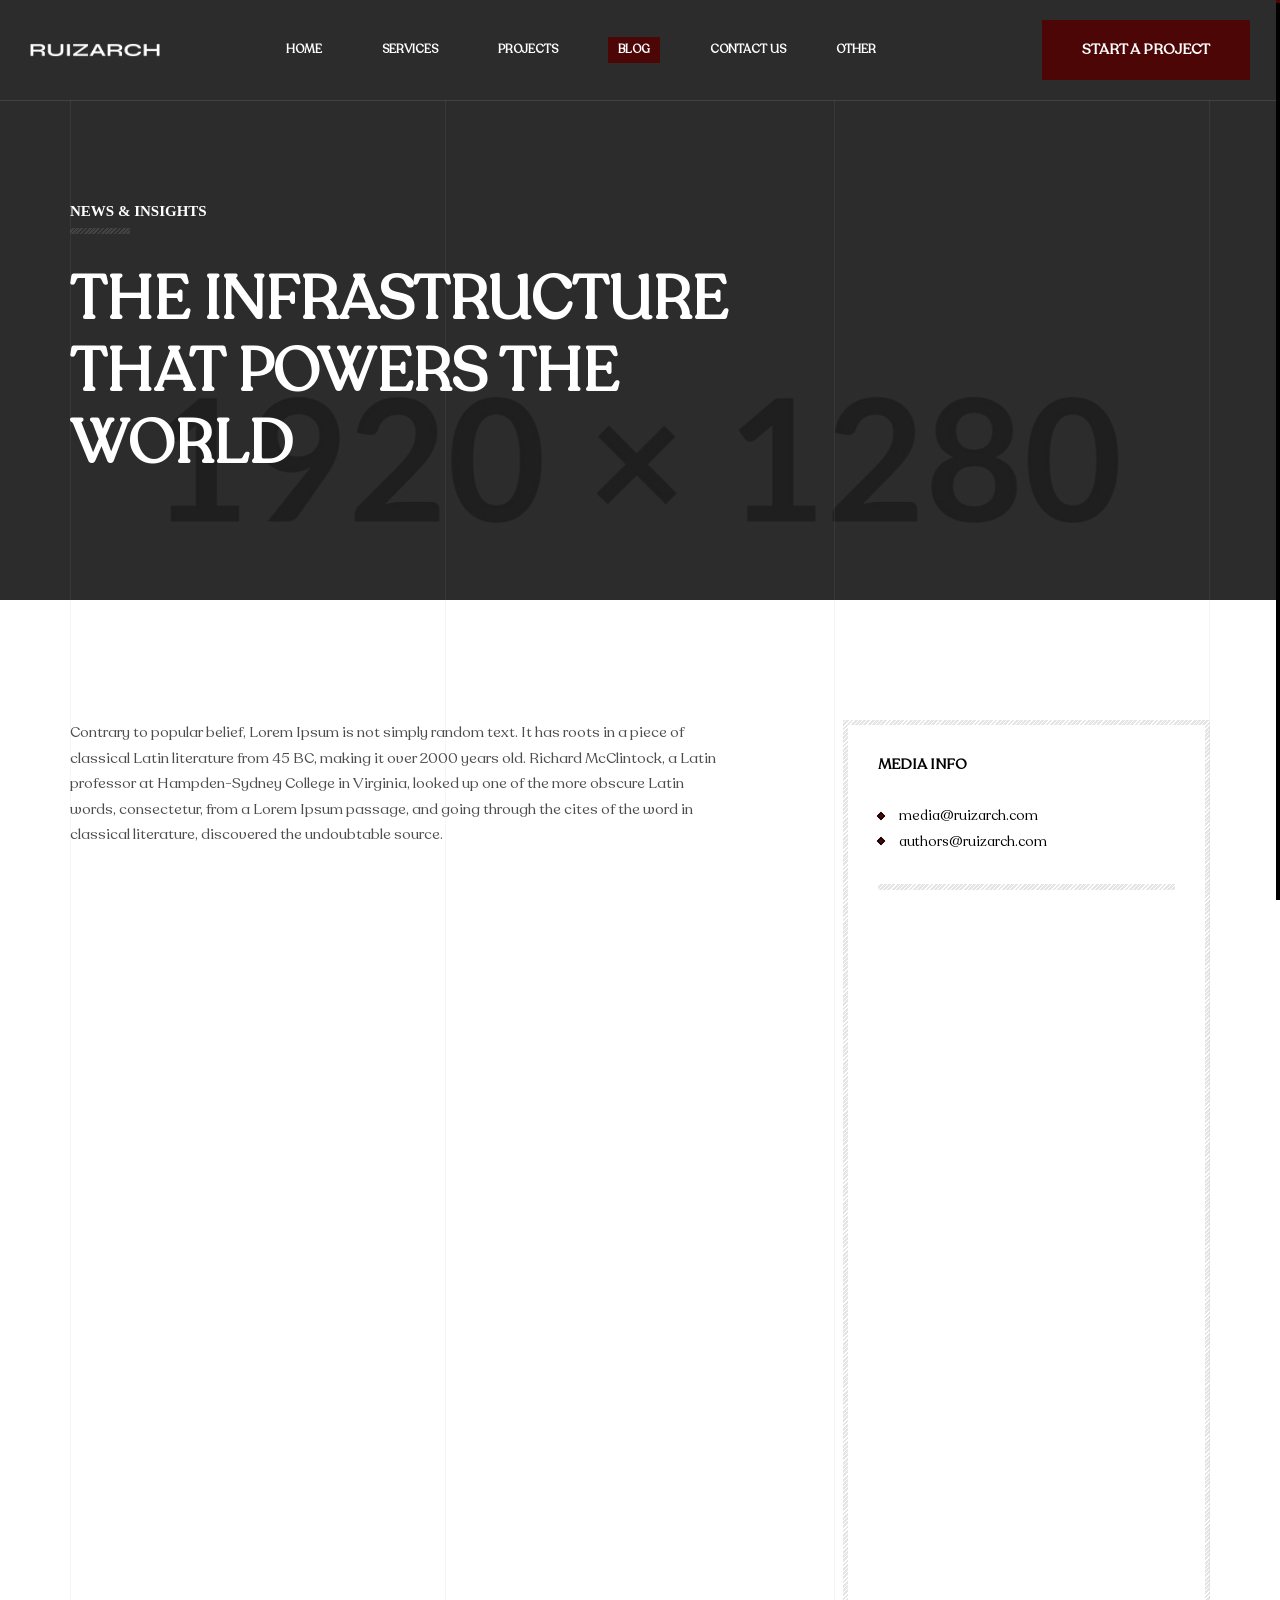
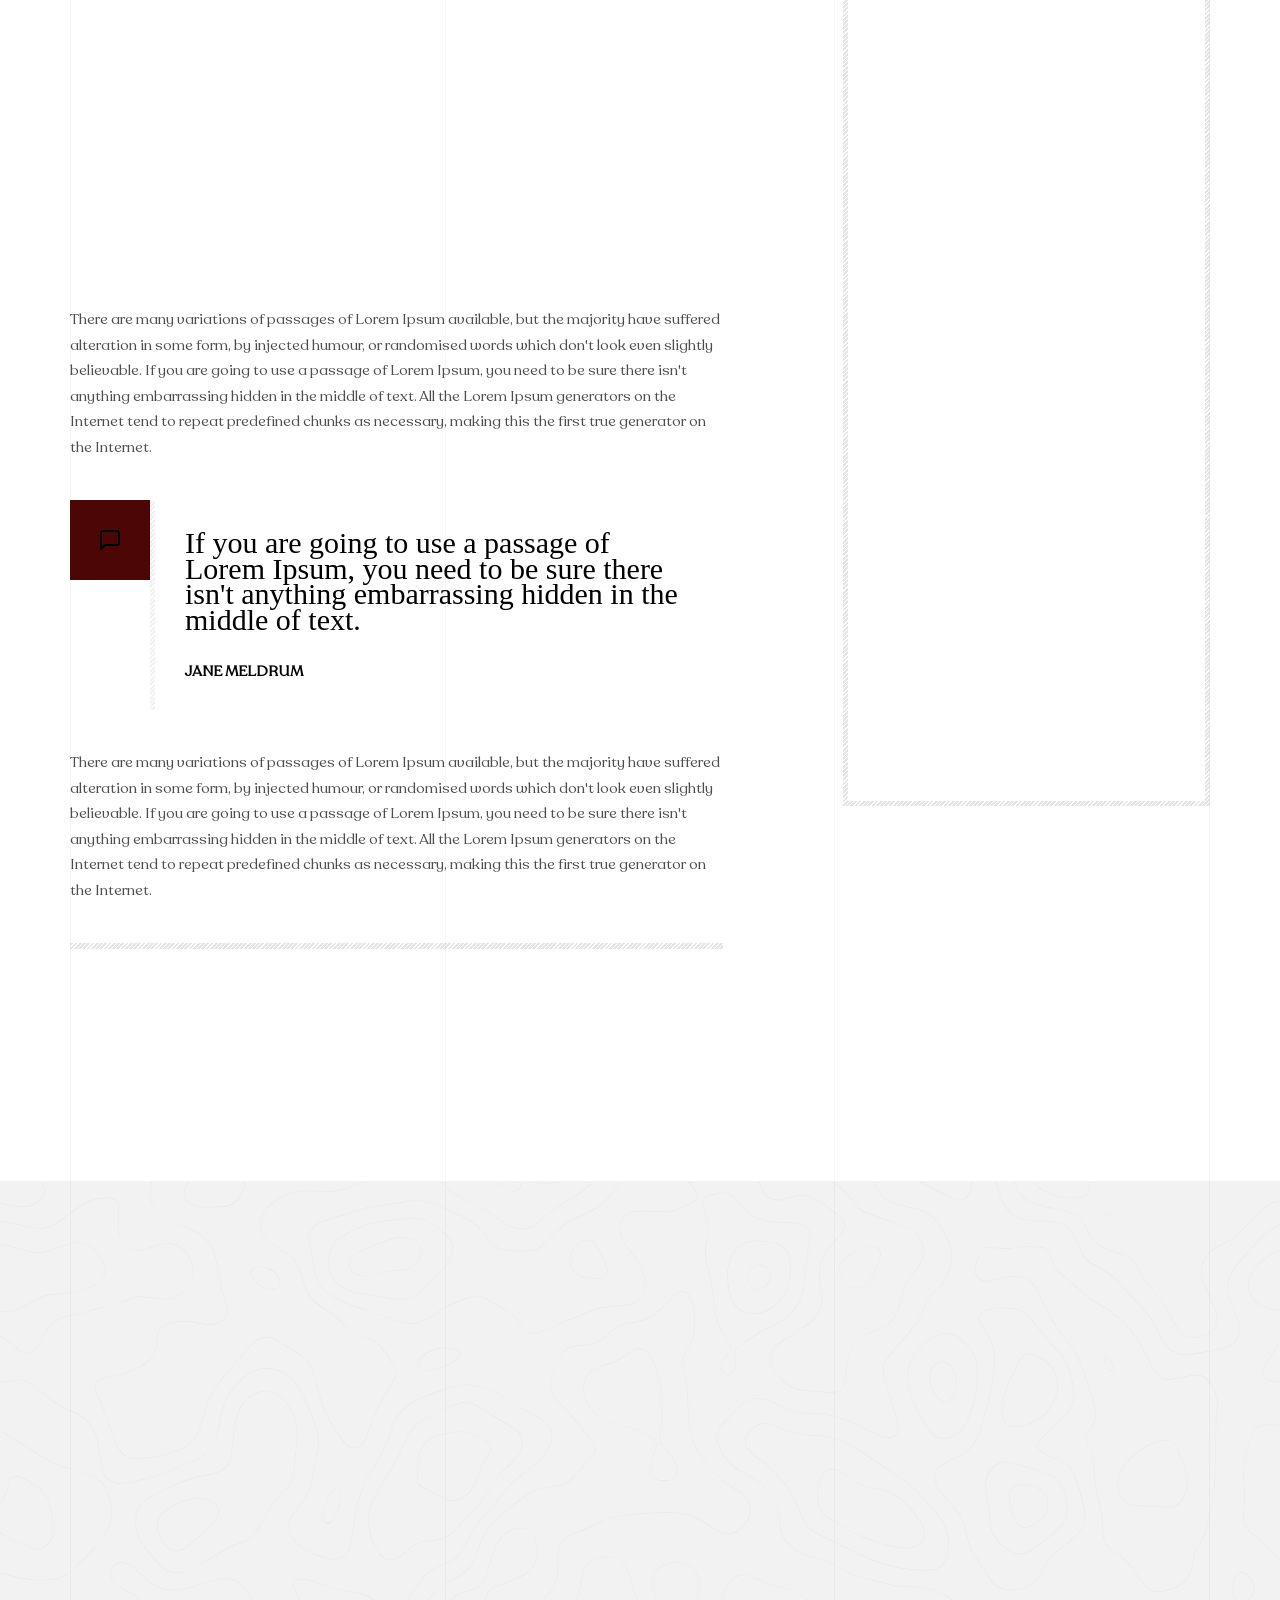
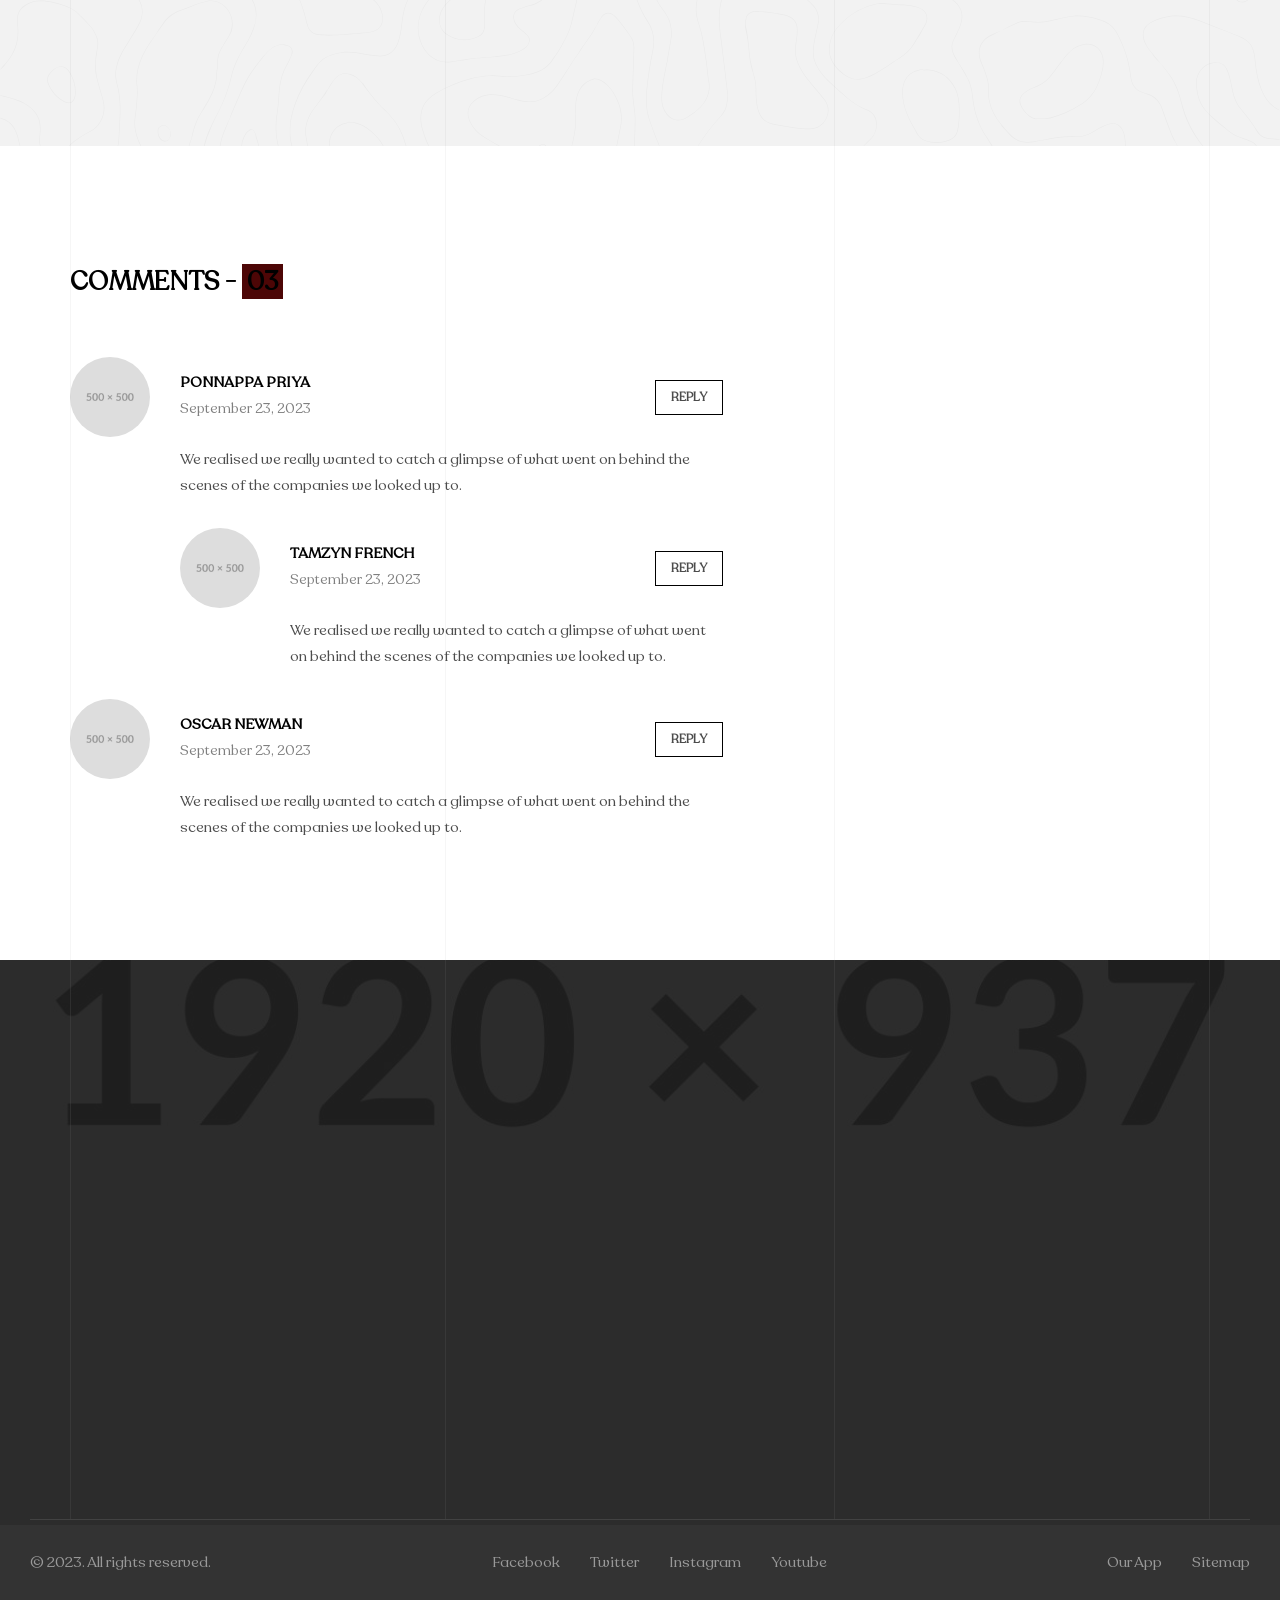
<file: publication.html>
<!DOCTYPE html>
<html lang="en-US">

<head>

    <meta charset="UTF-8">
    <meta name="viewport" content="width=device-width, initial-scale=1.0">
    <meta http-equiv="X-UA-Compatible" content="ie=edge">

    <!-- bootstrap grid css -->
    <link rel="stylesheet" href="css/plugins/bootstrap-grid.css">
    <!-- font awesome css -->
    <link rel="stylesheet" href="css/plugins/font-awesome.min.css">
    <!-- swiper css -->
    <link rel="stylesheet" href="css/plugins/swiper.min.css">
    <!-- ruizarch css -->
    <link rel="stylesheet" href="css/style.css">
    <!-- page name -->
    <title>Ruizarch</title>

</head>

<body>

    <!-- wrapper -->
    <div class="mil-wrapper">

        <div class="mil-progress-track">
            <div class="mil-progress"></div>
        </div>

        <!-- top bar -->
        <div class="mil-top-panel">
            <div class="container-fluid">
                <div class="mil-top-panel-content">
                    <a href="home-1.html" class="mil-logo">
                        <img src="img/logo/logo-light.png" alt="Logo" style="width: 130px;">
                    </a>

                    <div class="mil-navigation">
                        <nav>
                            <ul>
                                <li class="mil-has-children">
                                    <a href="home-1.html">Home</a>
                                    <ul>
                                        <li><a href="home-1.html">Type 1</a></li>
                                        <li><a href="home-2.html">Type 2</a></li>
                                        <li><a href="home-3.html">Type 3</a></li>
                                    </ul>
                                </li>
                                <li class="mil-has-children">
                                    <a href="services.html">Services</a>
                                    <ul>
                                        <li><a href="services.html">Services</a></li>
                                        <li><a href="service.html">Single Service</a></li>
                                    </ul>
                                </li>
                                <li class="mil-has-children">
                                    <a href="portfolio.html">Projects</a>
                                    <ul>
                                        <li><a href="portfolio.html">Projects list</a></li>
                                        <li><a href="project.html">Single Project</a></li>
                                    </ul>
                                </li>
                                <li class="mil-has-children mil-active">
                                    <a href="blog.html">Blog</a>
                                    <ul>
                                        <li><a href="blog.html">Blog list</a></li>
                                        <li><a href="publication.html">Single Publication</a></li>
                                    </ul>
                                </li>
                                <li><a href="contact.html">Contact Us</a></li>
                                <li class="mil-has-children">
                                    <a href="#.">Other</a>
                                    <ul>
                                        <li><a href="about.html">About</a></li>
                                        <li><a href="team.html">Team</a></li>
                                        <li><a href="team-member.html">Team Member</a></li>
                                        <li><a href="coming-soon.html">Coming Soon</a></li>
                                        <li><a href="404.html">404</a></li>
                                    </ul>
                                </li>
                            </ul>
                        </nav>
                    </div>

                    <!-- right buttons -->
                    <div class="mil-top-panel-buttons">
                        <a href="contact.html" class="mil-button mil-sm">Start A Project</a>
                        <div class="mil-menu-btn">
                            <span></span>
                        </div>
                    </div>
                    <!-- right buttons end -->

                </div>

            </div>
        </div>
        <!-- top bar end -->

        <!-- content -->
        <div id="content">

            <!-- banner -->
            <section class="mil-banner mil-banner-sm">
                <img src="img/photo/15.jpg" class="mil-bg-img mil-scale" data-value-1=".4" data-value-2="1.4" alt="image" style="object-position: top">
                <div class="mil-overlay"></div>
                <div class="container">
                    <div class="mil-background-grid mil-top-space"></div>
                    <div class="mil-banner-content">
                        <div class="mil-mb-90">
                            <span class="mil-suptitle mil-light mil-upper mil-mb-30">News & Insights</span>
                            <h1 class="mil-light mil-upper mil-mb-30">The Infrastructure <br> that <span class="mil-accent">Powers</span> the <br>World</h1>
                        </div>
                    </div>
                </div>
            </section>
            <!-- banner end -->

            <!-- blog -->
            <section>
                <div class="container mil-p-120-60">
                    <div class="mil-background-grid mil-softened"></div>
                    <div class="row justify-content-between">
                        <div class="col-lg-7">

                            <div class="mil-publication">
                                <p class="mil-up mil-mb-40">Contrary to popular belief, Lorem Ipsum is not simply random text. It has roots in a piece of classical Latin literature from 45 BC, making it over 2000 years old. Richard McClintock, a Latin professor at Hampden-Sydney College in Virginia, looked up one of the more obscure Latin words, consectetur, from a Lorem Ipsum passage, and going through the cites of the word in classical literature, discovered the undoubtable source.</p>
                                <p class="mil-up mil-mb-40">It is a long established fact that a reader will be distracted by the readable content of a page when looking at its layout. The point of using Lorem Ipsum is that it has a more-or-less normal distribution of letters, as opposed to using 'Content here, content here', making it look like readable English. Many desktop publishing packages and web page editors now use Lorem Ipsum as their default model text, and a search for 'lorem ipsum' will uncover many web sites still in their infancy. Various versions have evolved over the years, sometimes by accident, sometimes on purpose (injected humour and the like).</p>

                                <ul class="mil-list mil-dark mil-up mil-mb-40">
                                    <li>Donec arcu lacus, ornare eget ligula vel, commodo luctus felis.</li>
                                    <li>Ut dignissim sapien sit amet molestie rutrum.</li>
                                    <li>Orci varius natoque penatibus et magnis dis parturient montes.</li>
                                    <li>Ut at nulla ut libero mollis viverra sed vitae purus.</li>
                                </ul>

                                <p class="mil-up mil-mb-40">There are many variations of passages of Lorem Ipsum available, but the majority have suffered alteration in some form, by injected humour, or randomised words which don't look even slightly believable. If you are going to use a passage of Lorem Ipsum, you need to be sure there isn't anything embarrassing hidden in the middle of text. All the Lorem Ipsum generators on the Internet tend to repeat predefined chunks as necessary, making this the first true generator on the Internet.</p>

                                <img src="img/photo/6.jpg" alt="photo" style="width: 100%" class="mil-up mil-mb-40">

                                <p class="mil-mb-40">There are many variations of passages of Lorem Ipsum available, but the majority have suffered alteration in some form, by injected humour, or randomised words which don't look even slightly believable. If you are going to use a passage of Lorem Ipsum, you need to be sure there isn't anything embarrassing hidden in the middle of text. All the Lorem Ipsum generators on the Internet tend to repeat predefined chunks as necessary, making this the first true generator on the Internet.</p>

                                <blockquote class="mil-mb-40">
                                    <div class="mil-quote">
                                        <img src="img/icons/12.svg" alt="icon">
                                    </div>
                                    <div class="mil-quote-text">
                                        <p class="mil-mb-30">If you are going to use a passage of Lorem Ipsum, you need to be sure there isn't anything embarrassing hidden in the middle of text.</p>
                                        <h6 class="mil-upper">Jane Meldrum</h6>
                                    </div>
                                </blockquote>

                                <p class="mil-mb-40">There are many variations of passages of Lorem Ipsum available, but the majority have suffered alteration in some form, by injected humour, or randomised words which don't look even slightly believable. If you are going to use a passage of Lorem Ipsum, you need to be sure there isn't anything embarrassing hidden in the middle of text. All the Lorem Ipsum generators on the Internet tend to repeat predefined chunks as necessary, making this the first true generator on the Internet.</p>

                                <div class="mil-divider-lg mil-mb-40"></div>

                                <div class="row">
                                    <div class="col-lg-6">
                                        <div class="row">
                                            <div class="col-lg-4">
                                                <h6 class="mil-upper mil-up mil-mb-30">Tags:</h6>
                                            </div>
                                            <div class="col-lg-8">
                                                <ul class="mil-list mil-dark mil-up mil-mb-30">
                                                    <li class="mil-text-sm"><a href="#.">Branding</a></li>
                                                    <li class="mil-text-sm"><a href="#.">Design</a></li>
                                                    <li class="mil-text-sm"><a href="#.">Development</a></li>
                                                    <li class="mil-text-sm"><a href="#.">UI</a></li>
                                                </ul>
                                            </div>
                                        </div>
                                    </div>
                                    <div class="col-lg-6">
                                        <div class="row">
                                            <div class="col-lg-4">
                                                <h6 class="mil-upper mil-up mil-mb-30">Share:</h6>
                                            </div>
                                            <div class="col-lg-8">
                                                <ul class="mil-list mil-dark mil-up mil-mb-30">
                                                    <li class="mil-text-sm"><a href="#.">Facebook</a></li>
                                                    <li class="mil-text-sm"><a href="#.">Linkedin</a></li>
                                                    <li class="mil-text-sm"><a href="#.">Reddit</a></li>
                                                    <li class="mil-text-sm"><a href="#.">Pinterest</a></li>
                                                </ul>
                                            </div>
                                        </div>
                                    </div>
                                </div>


                            </div>

                        </div>
                        <div class="col-lg-5">

                            <div class="mil-sidebar-frame">
                                <h6 class="mil-upper mil-up mil-mb-30">Media Info</h6>
                                <ul class="mil-list mil-dark mil-up mil-mb-30">
                                    <li class="mil-text-sm">media@ruizarch.com</li>
                                    <li class="mil-text-sm">authors@ruizarch.com</li>
                                </ul>

                                <div class="mil-divider-lg mil-up mil-mb-30"></div>

                                <div class="mil-sidebar-search mil-up mil-mb-30">
                                    <input type="text" placeholder="Search in blog ...">
                                    <button><img src="img/icons/13.svg" alt="search"></button>
                                </div>

                                <div class="mil-divider-lg mil-up mil-mb-30"></div>

                                <h6 class="mil-upper mil-up mil-mb-30">Recent Posts</h6>
                                <ul class="mil-list mil-list-type-2 mil-dark mil-up mil-mb-30">
                                    <li>
                                        <span class="mil-text-sm mil-mb-10">This micro camper with glass doors, oversized window and a skylight ..</span>
                                        <span class="mil-additional-text mil-text-xs mil-upper mil-mb-15">11.09.2023</span>
                                    </li>
                                    <li>
                                        <span class="mil-text-sm mil-mb-10">This micro camper with glass doors, oversized window and a skylight ..</span>
                                        <span class="mil-additional-text mil-text-xs mil-upper mil-mb-15">11.09.2023</span>
                                    </li>
                                    <li>
                                        <span class="mil-text-sm mil-mb-10">This micro camper with glass doors, oversized window and a skylight ..</span>
                                        <span class="mil-additional-text mil-text-xs mil-upper mil-mb-15">11.09.2023</span>
                                    </li>
                                    <li>
                                        <span class="mil-text-sm mil-mb-10">This micro camper with glass doors, oversized window and a skylight ..</span>
                                        <span class="mil-additional-text mil-text-xs mil-upper">11.09.2023</span>
                                    </li>
                                </ul>

                                <div class="mil-divider-lg mil-up mil-mb-30"></div>

                                <h6 class="mil-upper mil-up mil-mb-30">Archives</h6>

                                <ul class="mil-list mil-dark mil-up mil-mb-30">
                                    <li class="mil-text-sm">October 22, 2022</li>
                                    <li class="mil-text-sm">September 02, 2022</li>
                                    <li class="mil-text-sm">January 15, 2023</li>
                                </ul>

                                <div class="mil-divider-lg mil-up mil-mb-30"></div>

                                <h6 class="mil-upper mil-up mil-mb-30">Tags</h6>

                                <ul class="mil-list mil-dark mil-up mil-mb-30">
                                    <li class="mil-text-sm">Design Stories</li>
                                    <li class="mil-text-sm">Perspectives</li>
                                    <li class="mil-text-sm">Research</li>
                                </ul>

                                <div class="mil-divider-lg mil-up mil-mb-30"></div>

                                <h6 class="mil-upper mil-up mil-mb-30">Authors</h6>

                                <ul class="mil-list mil-dark mil-mb-30">
                                    <li class="mil-text-sm mil-up mil-mb-10"><img src="img/faces/2.jpg" alt="author" class="mil-pub-author"> Charlie Williams</li>
                                    <li class="mil-text-sm mil-up mil-mb-10"><img src="img/faces/3.jpg" alt="author" class="mil-pub-author"> Peter Stanbridge</li>
                                    <li class="mil-text-sm mil-up mil-mb-10"><img src="img/faces/4.jpg" alt="author" class="mil-pub-author"> Nguta Ithya</li>
                                    <li class="mil-text-sm mil-up mil-mb-10"><img src="img/faces/5.jpg" alt="author" class="mil-pub-author"> Tamzyn French</li>
                                </ul>

                                <div class="mil-divider-lg mil-up mil-mb-30"></div>

                                <h6 class="mil-upper mil-up mil-mb-30">Social Media</h6>

                                <ul class="mil-list mil-dark mil-up">
                                    <li class="mil-text-sm">Facebook</li>
                                    <li class="mil-text-sm">Twitter</li>
                                    <li class="mil-text-sm">LinkendIn</li>
                                </ul>

                            </div>

                        </div>
                    </div>
                </div>
            </section>
            <!-- blog end -->

            <!-- reply form -->
            <section class="mil-soft-bg mil-relative">
                <img src="img/other/bg.svg" class="mil-bg-img" alt="image">
                <div class="container mil-p-120-90">
                    <div class="mil-background-grid mil-softened"></div>
                    <form>
                        <div class="row justify-content-between">
                            <div class="col-lg-6">

                                <div class="mil-mb-60">
                                    <h3 class="mil-upper mil-up mil-mb-30">Leave a Reply</h3>

                                    <div class="mil-input-frame mil-dark-input mil-up mil-mb-30">
                                        <label class="mil-upper"><span>Write a comment</span><span class="mil-required">*</span></label>
                                        <textarea cols="30" rows="10"></textarea>
                                    </div>
                                </div>

                            </div>
                            <div class="col-lg-6">

                                <div class="row align-items-end mil-mt-suptitle-offset">
                                    <div class="col-lg-6">

                                        <div class="mil-input-frame mil-dark-input mil-up mil-mb-30">
                                            <label class="mil-upper"><span>Full name</span><span class="mil-required">*</span></label>
                                            <input type="text" placeholder="">
                                        </div>

                                    </div>
                                    <div class="col-lg-6">

                                        <div class="mil-input-frame mil-dark-input mil-up mil-mb-30">
                                            <label class="mil-upper"><span>Email address</span><span class="mil-required">*</span></label>
                                            <input type="text" placeholder="email@mydomain.com">
                                        </div>

                                    </div>
                                    <div class="col-lg-6">

                                        <div class="mil-input-frame mil-dark-input mil-up mil-mb-30">
                                            <label class="mil-upper"><span>Website</span><span class="mil-required">*</span></label>
                                            <input type="text" placeholder="">
                                        </div>

                                    </div>
                                    <div class="col-lg-6">

                                        <div class="mil-up mil-mb-30">
                                            <button type="submit" class="mil-button mil-fw">Submit Comment</button>
                                        </div>

                                    </div>
                                </div>
                            </div>

                        </div>
                    </form>
                </div>
            </section>
            <!-- reply form end -->

            <!-- comments -->
            <section>
                <div class="container mil-p-120-90">
                    <div class="mil-background-grid mil-softened"></div>
                    <div class="row">
                        <div class="col-lg-7">
                            
                            <h3 class="mil-upper mil-mb-60">Comments - <span class="mil-marker">03</span></h3>

                            <ul class="mil-comments">
                                <li>
                                    <div class="mil-comment">
                                        <div class="mil-comment-head">
                                            <div class="mil-user-info">
                                                <img src="img/faces/1.jpg" alt="portrait" class="mil-user-avatar">
                                                <div>
                                                    <h6 class="mil-upper mil-mb-5">Ponnappa Priya</h6>
                                                    <span class="mil-text-sm mil-dark-soft">September 23, 2023</span>
                                                </div>
                                            </div>
                                            <a href="#." class="mil-mini-button">Reply</a>
                                        </div>
                                        <p>We realised we really wanted to catch a glimpse of what went on behind the scenes of the companies we looked up to.</p>
                                    </div>
                                    <ul class="mil-comments">
                                        <li>
                                            <div class="mil-comment">
                                                <div class="mil-comment-head">
                                                    <div class="mil-user-info">
                                                        <img src="img/faces/2.jpg" alt="portrait" class="mil-user-avatar">
                                                        <div>
                                                            <h6 class="mil-upper mil-mb-5">Tamzyn French</h6>
                                                            <span class="mil-text-sm mil-dark-soft">September 23, 2023</span>
                                                        </div>
                                                    </div>
                                                    <a href="#." class="mil-mini-button">Reply</a>
                                                </div>
                                                <p>We realised we really wanted to catch a glimpse of what went on behind the scenes of the companies we looked up to.</p>
                                            </div>
                                        </li>
                                    </ul>
                                </li>
                                <li>
                                    <div class="mil-comment">
                                        <div class="mil-comment-head">
                                            <div class="mil-user-info">
                                                <img src="img/faces/3.jpg" alt="portrait" class="mil-user-avatar">
                                                <div>
                                                    <h6 class="mil-upper mil-mb-5">Oscar Newman</h6>
                                                    <span class="mil-text-sm mil-dark-soft">September 23, 2023</span>
                                                </div>
                                            </div>
                                            <a href="#." class="mil-mini-button">Reply</a>
                                        </div>
                                        <p>We realised we really wanted to catch a glimpse of what went on behind the scenes of the companies we looked up to.</p>
                                    </div>
                                </li>
                            </ul>

                        </div>
                    </div>
                </div>
            </section>
            <!-- comments end -->

            <!-- footer -->
            <footer class="mil-relative">
                <img src="img/photo/4.jpg" class="mil-bg-img mil-parallax" alt="image" style="object-position: top;" data-value-1="-25%" data-value-2="23%">
                <div class="mil-overlay"></div>
                <div class="container mil-p-120-90">
                    <div class="mil-background-grid"></div>
                    <div class="row align-items-end">
                        <div class="col-lg-8">
                            <div class="row">
                                <div class="col-12">

                                    <div class="mil-footer-navigation mil-up mil-mb-90">
                                        <nav>
                                            <ul>
                                                <li>
                                                    <a href="about.html">About</a>
                                                </li>
                                                <li class="mil-active">
                                                    <a href="services.html">Services</a>
                                                </li>
                                                <li>
                                                    <a href="portfolio.html">Projects</a>
                                                </li>
                                                <li>
                                                    <a href="blog.html">Blog</a>
                                                </li>
                                                <li>
                                                    <a href="contact.html">Contact</a>
                                                </li>
                                            </ul>
                                        </nav>
                                    </div>

                                </div>
                                <div class="col-md-6 col-lg-6 col-xl-3">

                                    <span class="mil-suptitle mil-light mil-upper mil-up mil-mb-30">Wills Point</span>
                                    <p class="mil-text-sm mil-up mil-light-soft mil-mb-30">8619 S Wolcott Avenue <br>Floor 202 <br>Chicago, IL 60620 <br>(773) 238 - 7162</p>

                                </div>
                                <div class="col-md-6 col-lg-6 col-xl-3">

                                    <span class="mil-suptitle mil-light mil-upper mil-up mil-mb-30">Chicago</span>
                                    <p class="mil-text-sm mil-up mil-light-soft mil-mb-30">10233 Gaillard Lake Est <br>Suite 420 <br>Houston, TX 75169 <br>(903) 560 - 9830</p>

                                </div>
                                <div class="col-md-6 col-lg-6 col-xl-3">

                                    <span class="mil-suptitle mil-light mil-upper mil-up mil-mb-30">Harriman</span>
                                    <p class="mil-text-sm mil-up mil-light-soft mil-mb-30">5 Harriman Woods Dr <br>Suite 702 <br>New York, NY 10926 <br>(570) 253 - 2853</p>

                                </div>
                                <div class="col-md-6 col-lg-6 col-xl-3">

                                    <span class="mil-suptitle mil-light mil-upper mil-up mil-mb-30">Largo</span>
                                    <p class="mil-text-sm mil-up mil-light-soft mil-mb-30">1071 Donegan Rd <br>Suite 1300 <br>Florida, FL 33771 <br>(727) 223 - 5371</p>

                                </div>
                            </div>
                        </div>
                        <div class="col-lg-4">

                            <a href="home-1.html" class="mil-footer-logo mil-up mil-mb-30">
                                <img src="img/logo/logo-light.png" alt="Logo" style="width: 130px">
                            </a>

                        </div>

                    </div>
                </div>
                <div class="container-fluid">

                    <div class="mil-footer-bottom">
                        <p class="mil-light-soft mil-mb-15">© 2023. All rights reserved.</p>
                        <ul class="mil-light-soft mil-mb-15">
                            <li><a href="#.">Facebook</a></li>
                            <li><a href="#.">Twitter</a></li>
                            <li><a href="#.">Instagram</a></li>
                            <li><a href="#.">Youtube</a></li>
                        </ul>
                        <ul class="mil-light-soft mil-mb-15">
                            <li><a href="#.">Our App</a></li>
                            <li><a href="#.">Sitemap</a></li>
                        </ul>
                    </div>

                </div>
            </footer>
            <!-- footer end -->

        </div>
        <!-- content -->
    </div>
    <!-- wrapper end -->

    <!-- jQuery js -->
    <script src="js/plugins/jquery.min.js"></script>
    <!-- swiper js -->
    <script src="js/plugins/swiper.min.js"></script>
    <!-- gsap js -->
    <script src="js/plugins/gsap.min.js"></script>
    <!-- imagesloaded js -->
    <script src="js/plugins/imagesloaded.pkgd.js"></script>
    <!-- isotope js -->
    <script src="js/plugins/isotope.min.js"></script>
    <!-- scroll smoother -->
    <script src="js/plugins/smooth-scroll.js"></script>
    <!-- scroll trigger js -->
    <script src="js/plugins/ScrollTrigger.min.js"></script>
    <!-- magnific js -->
    <script src="js/plugins/magnific-popup.js"></script>
    <!-- ruizarch js -->
    <script src="js/main.js"></script>

</body>

</html>
</file>
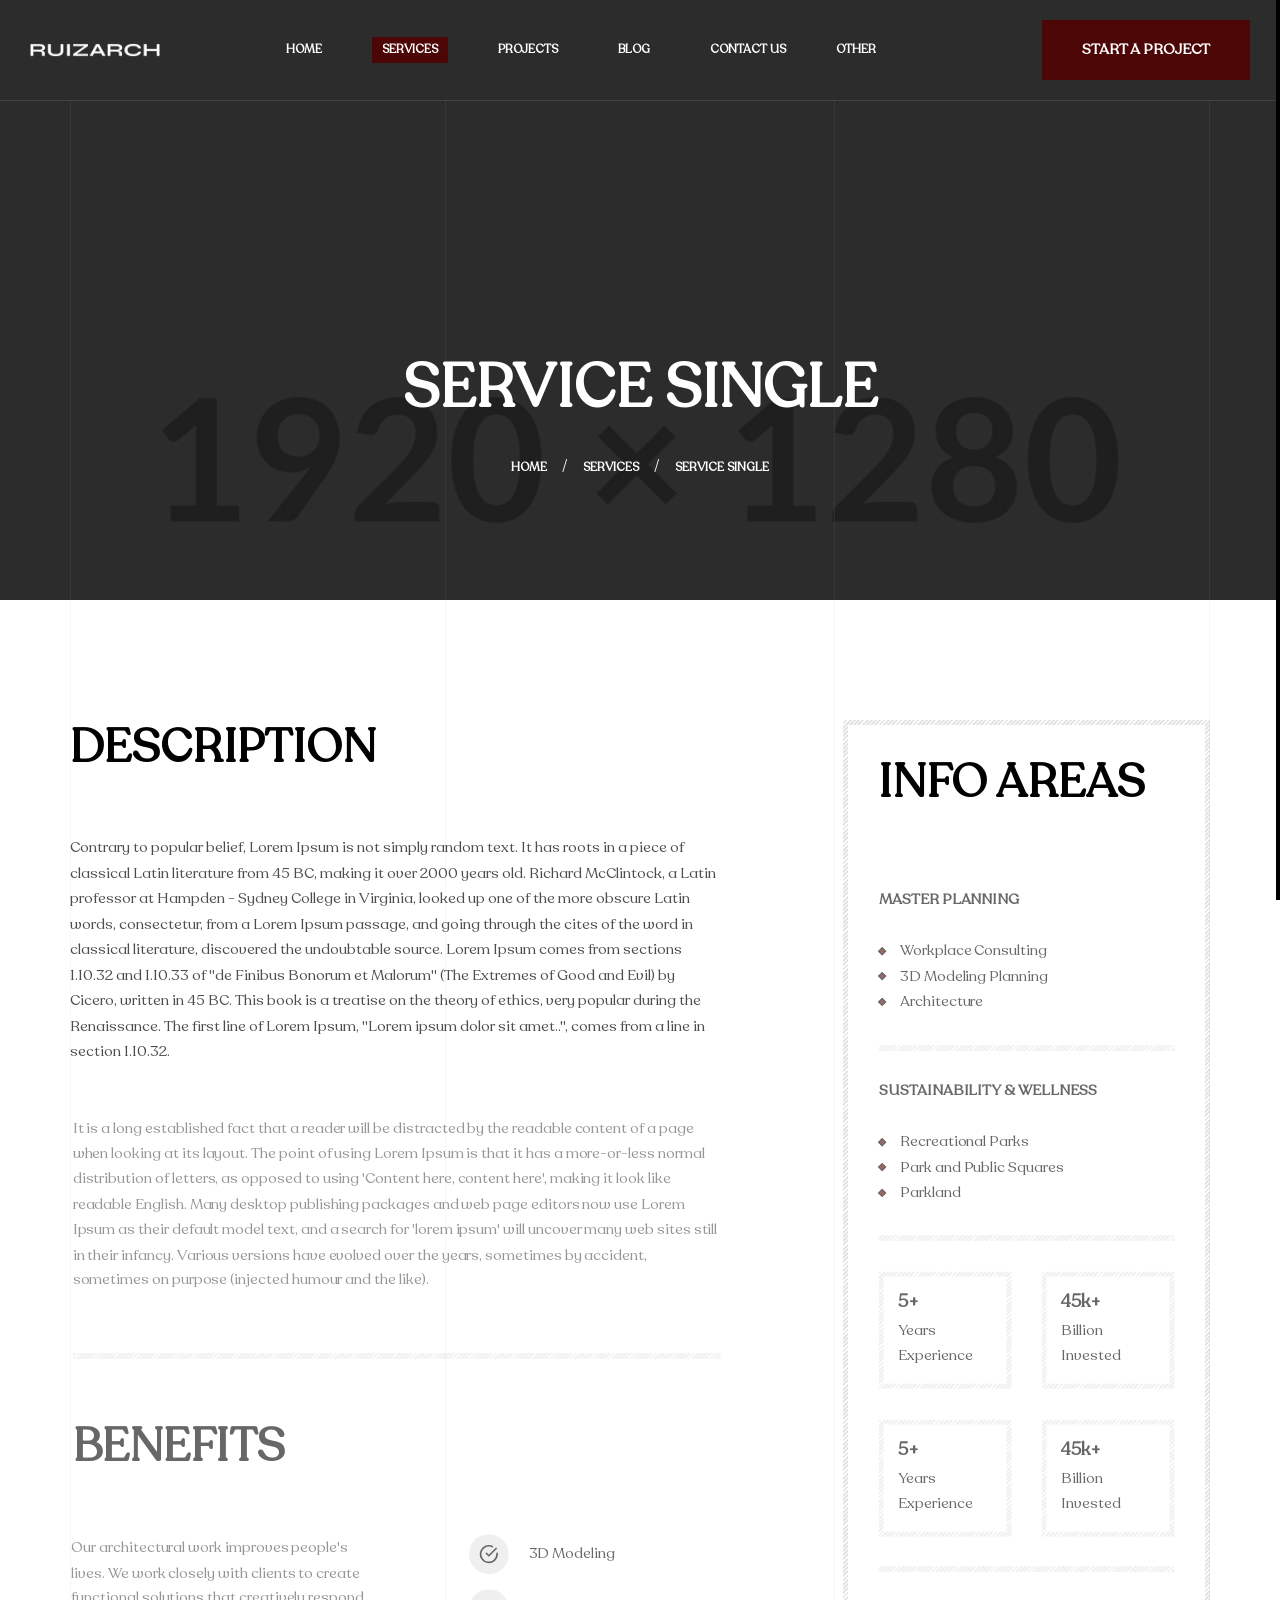
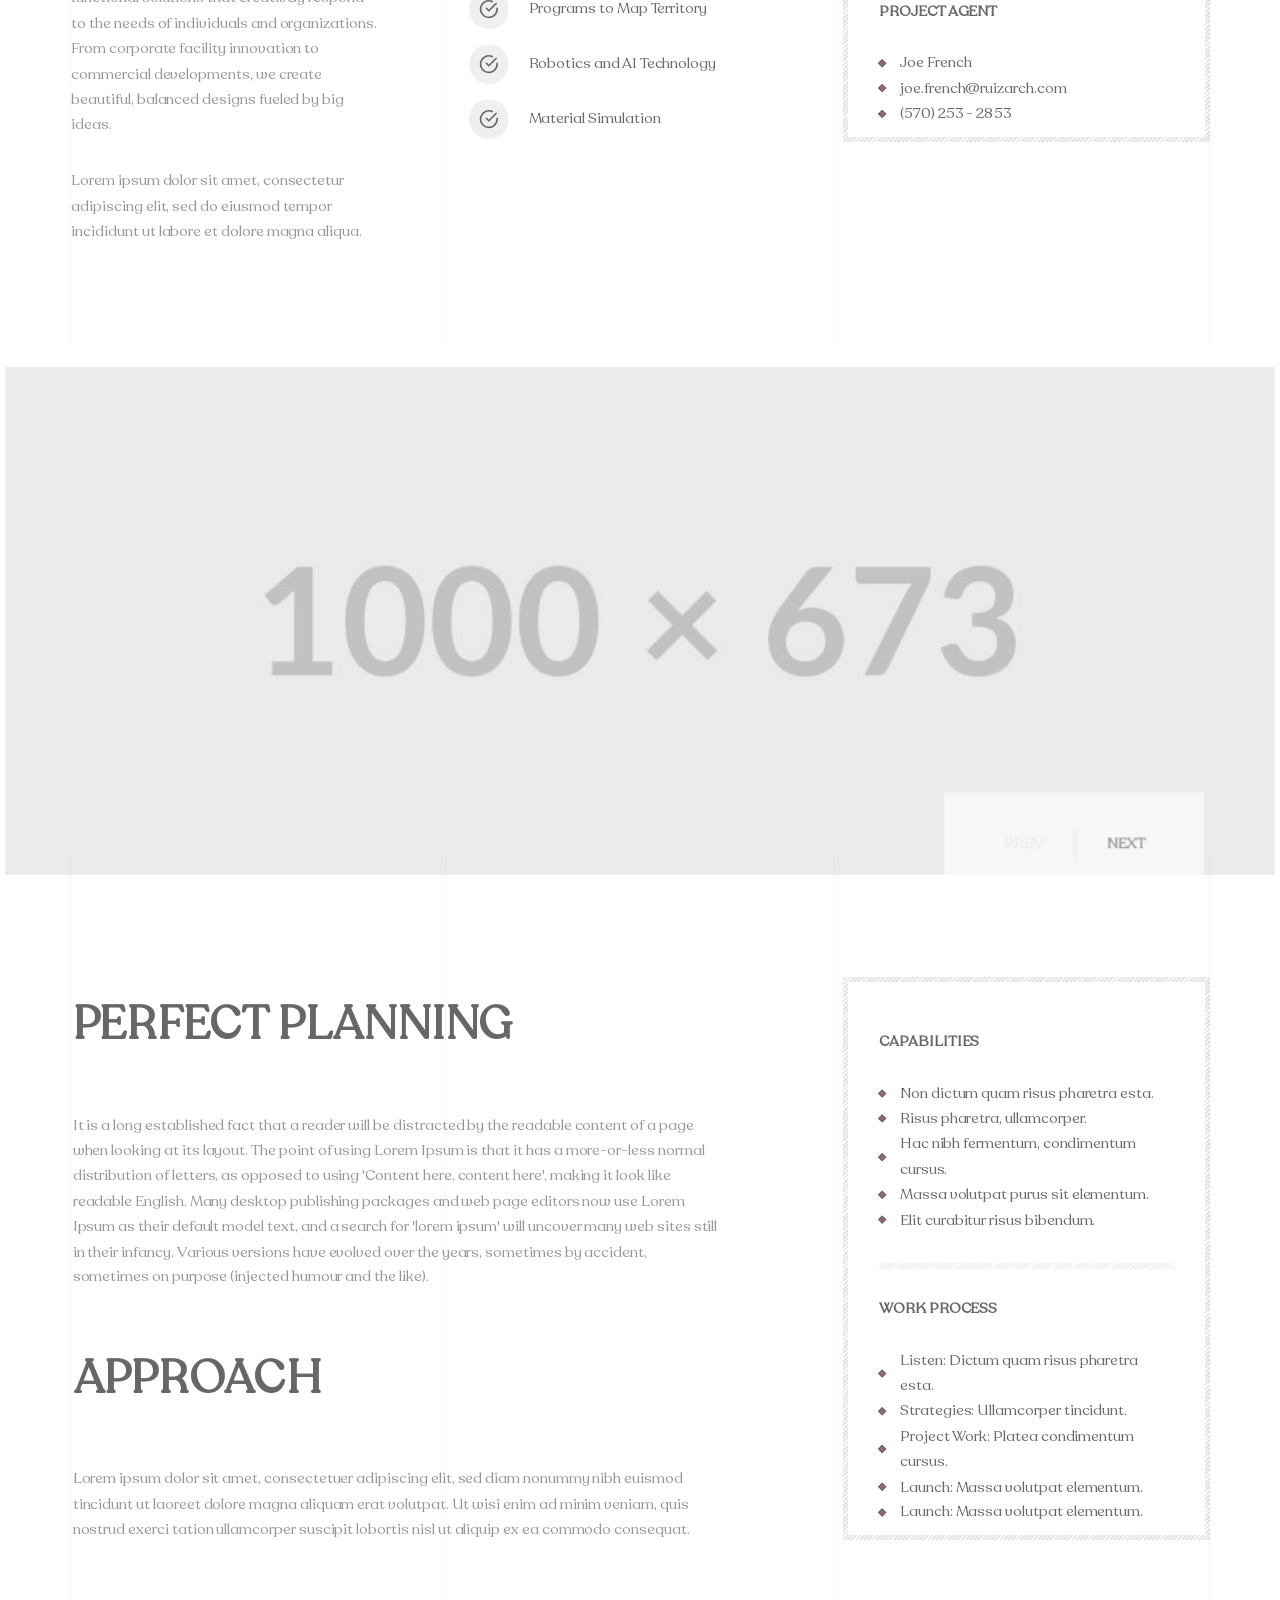
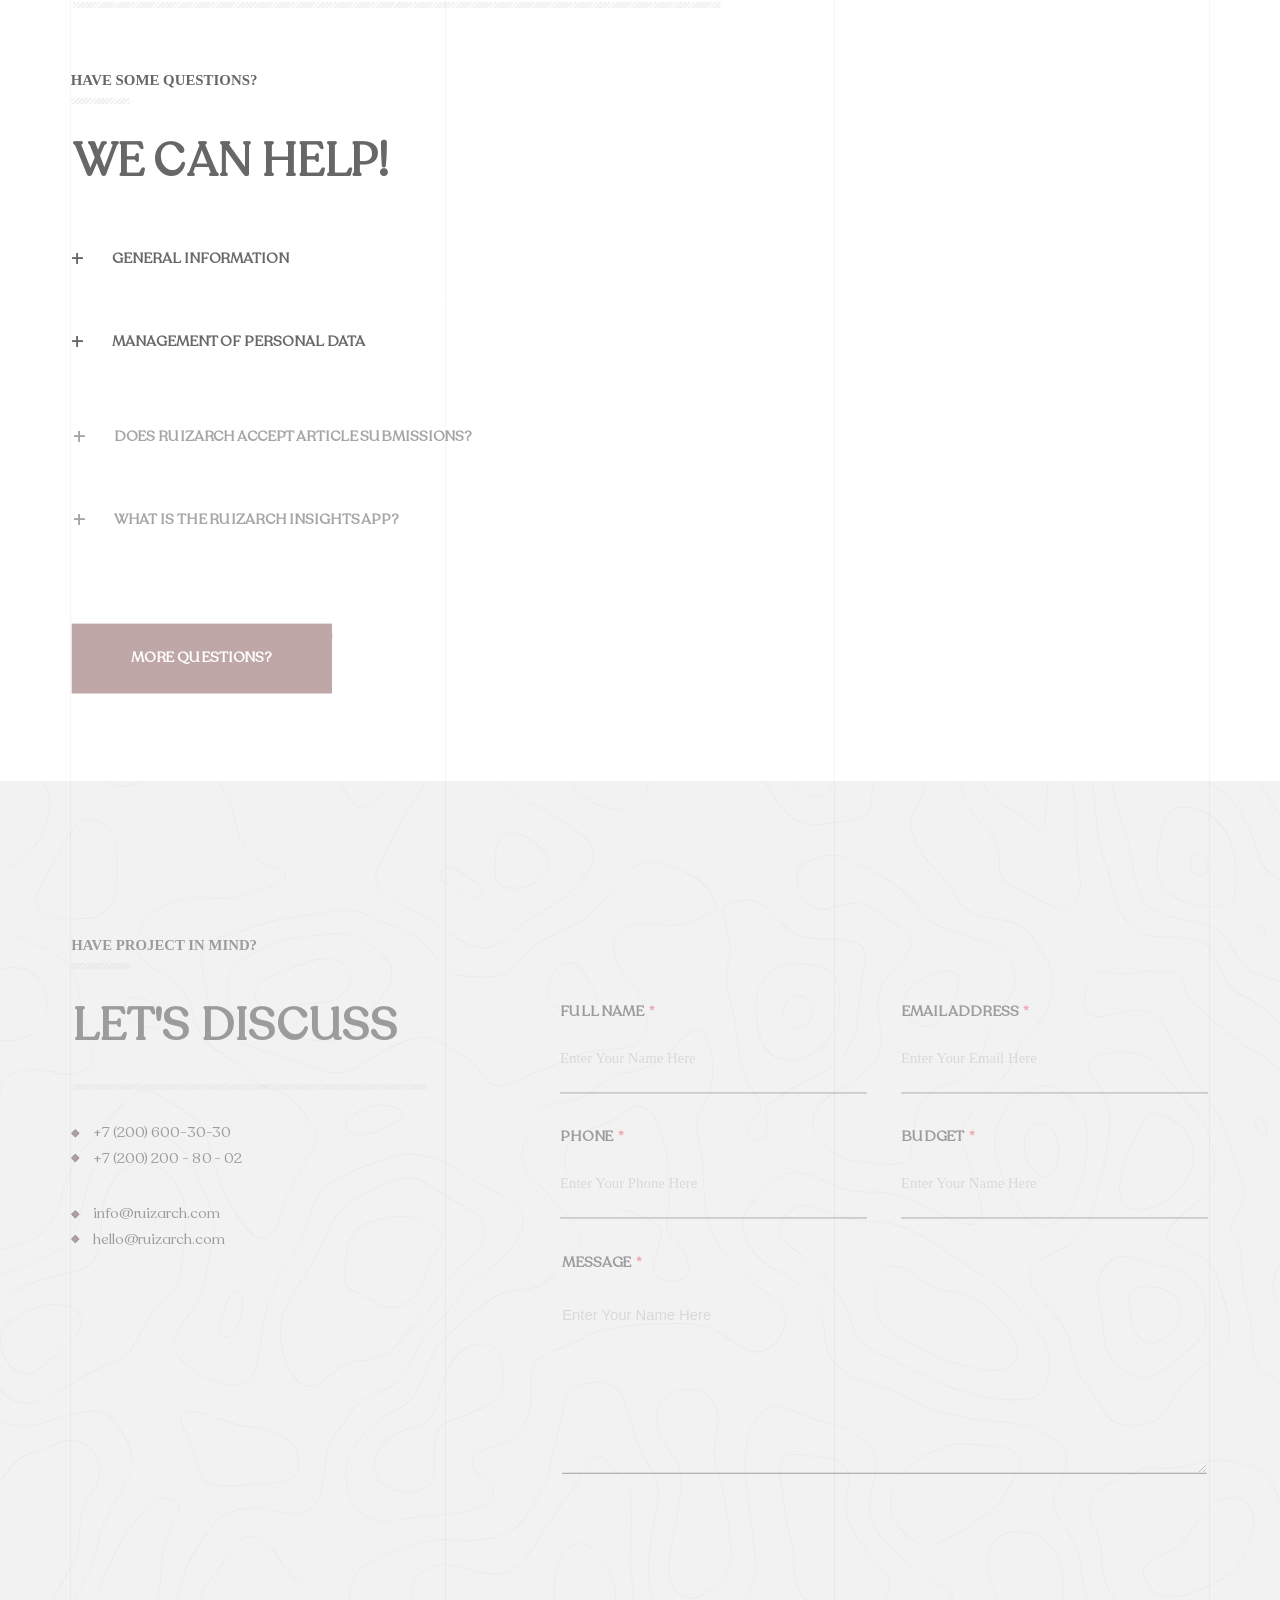
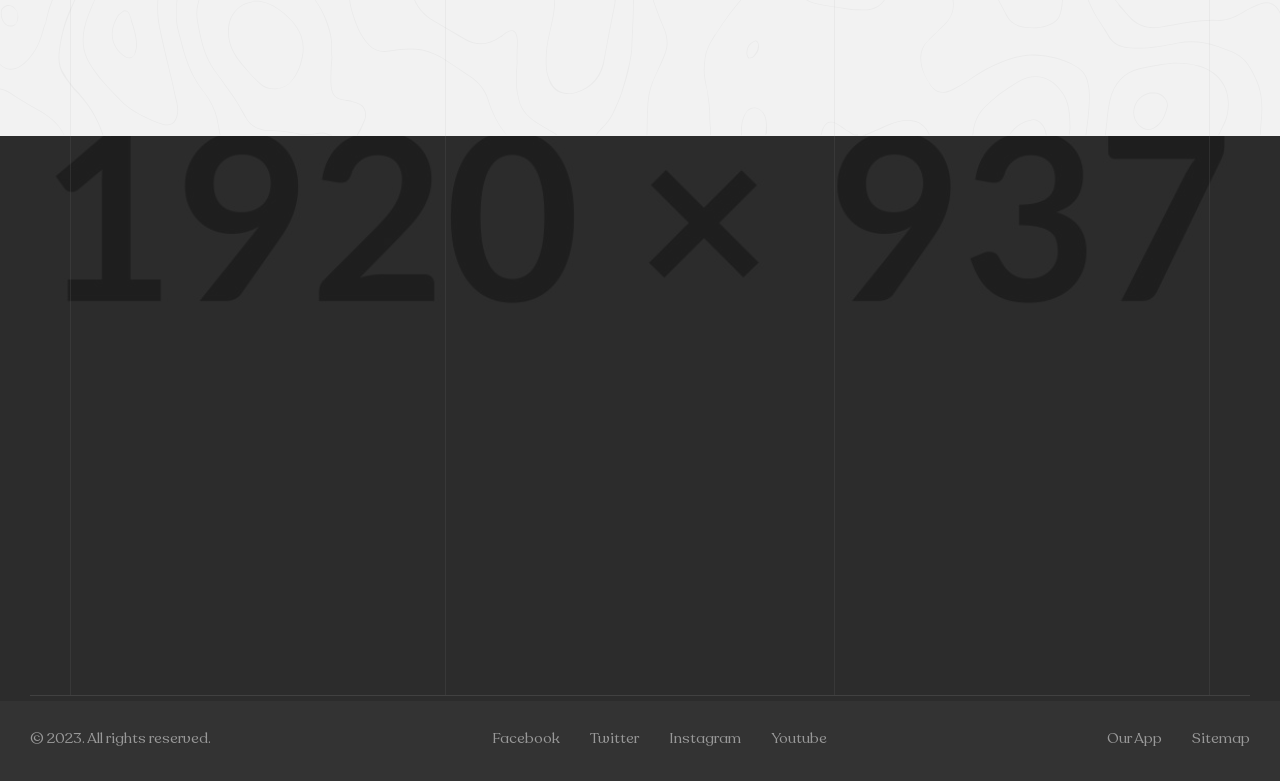
<file: service.html>
<!DOCTYPE html>
<html lang="en-US">

<head>

    <meta charset="UTF-8">
    <meta name="viewport" content="width=device-width, initial-scale=1.0">
    <meta http-equiv="X-UA-Compatible" content="ie=edge">

    <!-- bootstrap grid css -->
    <link rel="stylesheet" href="css/plugins/bootstrap-grid.css">
    <!-- font awesome css -->
    <link rel="stylesheet" href="css/plugins/font-awesome.min.css">
    <!-- swiper css -->
    <link rel="stylesheet" href="css/plugins/swiper.min.css">
    <!-- ruizarch css -->
    <link rel="stylesheet" href="css/style.css">
    <!-- page name -->
    <title>Ruizarch</title>

</head>

<body>

    <!-- wrapper -->
    <div class="mil-wrapper">

        <div class="mil-progress-track">
            <div class="mil-progress"></div>
        </div>

        <!-- top bar -->
        <div class="mil-top-panel">
            <div class="container-fluid">
                <div class="mil-top-panel-content">
                    <a href="home-1.html" class="mil-logo">
                        <img src="img/logo/logo-light.png" alt="Logo" style="width: 130px;">
                    </a>

                    <div class="mil-navigation">
                        <nav>
                            <ul>
                                <li class="mil-has-children">
                                    <a href="home-1.html">Home</a>
                                    <ul>
                                        <li><a href="home-1.html">Type 1</a></li>
                                        <li><a href="home-2.html">Type 2</a></li>
                                        <li><a href="home-3.html">Type 3</a></li>
                                    </ul>
                                </li>
                                <li class="mil-has-children mil-active">
                                    <a href="services.html">Services</a>
                                    <ul>
                                        <li><a href="services.html">Services</a></li>
                                        <li><a href="service.html">Single Service</a></li>
                                    </ul>
                                </li>
                                <li class="mil-has-children">
                                    <a href="portfolio.html">Projects</a>
                                    <ul>
                                        <li><a href="portfolio.html">Projects list</a></li>
                                        <li><a href="project.html">Single Project</a></li>
                                    </ul>
                                </li>
                                <li class="mil-has-children">
                                    <a href="blog.html">Blog</a>
                                    <ul>
                                        <li><a href="blog.html">Blog list</a></li>
                                        <li><a href="publication.html">Single Publication</a></li>
                                    </ul>
                                </li>
                                <li><a href="contact.html">Contact Us</a></li>
                                <li class="mil-has-children">
                                    <a href="#.">Other</a>
                                    <ul>
                                        <li><a href="about.html">About</a></li>
                                        <li><a href="team.html">Team</a></li>
                                        <li><a href="team-member.html">Team Member</a></li>
                                        <li><a href="coming-soon.html">Coming Soon</a></li>
                                        <li><a href="404.html">404</a></li>
                                    </ul>
                                </li>
                            </ul>
                        </nav>
                    </div>

                    <!-- right buttons -->
                    <div class="mil-top-panel-buttons">
                        <a href="contact.html" class="mil-button mil-sm">Start A Project</a>
                        <div class="mil-menu-btn">
                            <span></span>
                        </div>
                    </div>
                    <!-- right buttons end -->

                </div>

            </div>
        </div>
        <!-- top bar end -->

        <!-- content -->
        <div id="content">

            <!-- banner -->
            <section class="mil-banner mil-banner-sm">
                <img src="img/photo/12.jpg" class="mil-bg-img mil-scale" data-value-1=".4" data-value-2="1.4" alt="image" style="object-position: top">
                <div class="mil-overlay"></div>
                <div class="container">
                    <div class="mil-background-grid mil-top-space"></div>
                    <div class="mil-banner-content mil-center">
                        <div class="mil-mb-90">
                            <h1 class="mil-light mil-upper mil-mb-30">Service Single</h1>
                            <ul class="mil-breadcrumbs mil-center">
                                <li><a href="home-1.html">Home</a></li>
                                <li><a href="about.html">Services</a></li>
                                <li><a href="about.html">Service Single</a></li>
                            </ul>
                        </div>
                    </div>
                </div>
            </section>
            <!-- banner end -->

            <!-- about -->
            <section>
                <div class="container mil-p-120-60">
                    <div class="mil-background-grid mil-softened"></div>
                    <div class="row justify-content-between">
                        <div class="col-lg-7">


                            <h2 class="mil-upper mil-up mil-mb-60">Description</h2>
                            <p class="mil-up mil-mb-30">Contrary to popular belief, Lorem Ipsum is not simply random text. It has roots in a piece of classical Latin literature from 45 BC, making it over 2000 years old. Richard McClintock, a Latin professor at Hampden - Sydney College in Virginia, looked up one of the more obscure Latin words, consectetur, from a Lorem Ipsum passage, and going through the cites of the word in classical literature, discovered the undoubtable source. Lorem Ipsum comes from sections 1.10.32 and 1.10.33 of "de Finibus Bonorum et Malorum" (The Extremes of Good and Evil) by Cicero, written in 45 BC. This book is a treatise on the theory of ethics, very popular during the Renaissance. The first line of Lorem Ipsum, "Lorem ipsum dolor sit amet..", comes from a line in section 1.10.32.</p>
                            <p class="mil-up mil-mb-60">It is a long established fact that a reader will be distracted by the readable content of a page when looking at its layout. The point of using Lorem Ipsum is that it has a more-or-less normal distribution of letters, as opposed to using 'Content here, content here', making it look like readable English. Many desktop publishing packages and web page editors now use Lorem Ipsum as their default model text, and a search for 'lorem ipsum' will uncover many web sites still in their infancy. Various versions have evolved over the years, sometimes by accident, sometimes on purpose (injected humour and the like).</p>

                            <div class="mil-divider-lg mil-up mil-mb-60"></div>

                            <h2 class="mil-upper mil-up mil-mb-60">Benefits</h2>

                            <div class="row justify-content-between">
                                <div class="col-lg-6">

                                    <p class="mil-up mil-mb-30">Our architectural work improves people's lives. We work closely with clients to create functional solutions that creatively respond to the needs of individuals and organizations. From corporate facility innovation to commercial developments, we create beautiful, balanced designs fueled by big ideas.</p>

                                    <p class="mil-up mil-mb-60">Lorem ipsum dolor sit amet, consectetur adipiscing elit, sed do eiusmod tempor incididunt ut labore et dolore magna aliqua.</p>

                                </div>
                                <div class="col-lg-5">

                                    <ul class="mil-icon-list mil-mb-60">
                                        <li class="mil-hover mil-up"><a href="#."><img src="img/icons/11.svg" alt="icon">3D Modeling</a></li>
                                        <li class="mil-hover mil-up"><a href="#."><img src="img/icons/11.svg" alt="icon">Programs to Map Territory</a></li>
                                        <li class="mil-hover mil-up"><a href="#."><img src="img/icons/11.svg" alt="icon">Robotics and AI Technology</a></li>
                                        <li class="mil-hover mil-up"><a href="#."><img src="img/icons/11.svg" alt="icon">Material Simulation</a></li>
                                    </ul>

                                </div>
                            </div>


                        </div>
                        <div class="col-lg-5">

                            <div class="mil-sidebar-frame mil-mb-60">
                                <h2 class="mil-upper mil-up mil-mb-60">Info Areas</h2>

                                <h6 class="mil-upper mil-up mil-mb-30">Master Planning</h6>
                                <ul class="mil-list mil-dark mil-up mil-mb-30">
                                    <li>Workplace Consulting</li>
                                    <li>3D Modeling Planning</li>
                                    <li>Architecture</li>
                                </ul>

                                <div class="mil-divider-lg mil-up mil-mb-30"></div>

                                <h6 class="mil-upper mil-up mil-mb-30">Sustainability & Wellness</h6>
                                <ul class="mil-list mil-dark mil-up mil-mb-30">
                                    <li>Recreational Parks</li>
                                    <li>Park and Public Squares</li>
                                    <li>Parkland</li>
                                </ul>

                                <div class="mil-divider-lg mil-up mil-mb-30"></div>

                                <div class="row">
                                    <div class="col-6">

                                        <div class="mil-counter-frame mil-up mil-mb-30">
                                            <h5 class="mil-mb-5"><span class="mil-counter" data-number="10">0</span>+</h5>
                                            <p class="mil-dark">Years <br>Experience</p>
                                        </div>

                                    </div>
                                    <div class="col-6">

                                        <div class="mil-counter-frame mil-up mil-mb-30">
                                            <h5 class="mil-mb-5"><span class="mil-counter" data-number="99">0</span>k+</h5>
                                            <p class="mil-dark">Billion <br>Invested</p>
                                        </div>

                                    </div>
                                    <div class="col-6">

                                        <div class="mil-counter-frame mil-up mil-mb-30">
                                            <h5 class="mil-mb-5"><span class="mil-counter" data-number="10">0</span>+</h5>
                                            <p class="mil-dark">Years <br>Experience</p>
                                        </div>

                                    </div>
                                    <div class="col-6">

                                        <div class="mil-counter-frame mil-up mil-mb-30">
                                            <h5 class="mil-mb-5"><span class="mil-counter" data-number="99">0</span>k+</h5>
                                            <p class="mil-dark">Billion <br>Invested</p>
                                        </div>

                                    </div>
                                </div>

                                <div class="mil-divider-lg mil-up mil-mb-30"></div>

                                <h6 class="mil-upper mil-up mil-mb-30">Project agent</h6>
                                <ul class="mil-list mil-dark mil-up">
                                    <li>Joe French</li>
                                    <li>joe.french@ruizarch.com</li>
                                    <li>(570) 253 - 2853</li>
                                </ul>

                            </div>
                        </div>
                    </div>
                </div>
            </section>
            <!-- about end -->

            <!-- portfolio -->
            <div class="mil-illustration-slider-frame mil-up">
                <div class="swiper-container mil-illustration-slider">
                    <div class="swiper-wrapper">
                        <div class="swiper-slide">

                            <div class="mil-illustration mil-fw-item" data-swiper-parallax-x="50" data-swiper-parallax-scale="1.3">
                                <div class="mil-image-frame">
                                    <img src="img/covers/1.jpg" alt="image">
                                </div>
                            </div>

                        </div>
                        <div class="swiper-slide">

                            <div class="mil-illustration mil-fw-item" data-swiper-parallax-x="50" data-swiper-parallax-scale="1.3">
                                <div class="mil-image-frame">
                                    <img src="img/covers/2.jpg" alt="image">
                                </div>
                            </div>

                        </div>
                        <div class="swiper-slide">

                            <div class="mil-illustration mil-fw-item" data-swiper-parallax-x="50" data-swiper-parallax-scale="1.3">
                                <div class="mil-image-frame">
                                    <img src="img/covers/4.jpg" alt="image">
                                </div>
                            </div>

                        </div>
                    </div>
                </div>
                <div class="container">
                    <div class="mil-illustration-slider-nav mil-up">
                        <div class="mil-nav-buttons">
                            <div class="mil-slider-button mil-illustration-prev">Prev</div>
                            <div class="mil-slider-button mil-illustration-next">Next</div>
                        </div>
                    </div>
                </div>
            </div>
            <!-- portfolio end -->

            <!-- about -->
            <section>
                <div class="container mil-p-120-60">
                    <div class="mil-background-grid mil-softened"></div>
                    <div class="row justify-content-between">
                        <div class="col-lg-7">

                            <h2 class="mil-upper mil-up mil-mb-60">Perfect Planning</h2>
                            <p class="mil-up mil-mb-60">It is a long established fact that a reader will be distracted by the readable content of a page when looking at its layout. The point of using Lorem Ipsum is that it has a more-or-less normal distribution of letters, as opposed to using 'Content here, content here', making it look like readable English. Many desktop publishing packages and web page editors now use Lorem Ipsum as their default model text, and a search for 'lorem ipsum' will uncover many web sites still in their infancy. Various versions have evolved over the years, sometimes by accident, sometimes on purpose (injected humour and the like).</p>

                            <h2 class="mil-upper mil-up mil-mb-60">Approach</h2>
                            <p class="mil-up mil-mb-60">Lorem ipsum dolor sit amet, consectetuer adipiscing elit, sed diam nonummy nibh euismod tincidunt ut laoreet dolore magna aliquam erat volutpat. Ut wisi enim ad minim veniam, quis nostrud exerci tation ullamcorper suscipit lobortis nisl ut aliquip ex ea commodo consequat.</p>

                            <div class="mil-divider-lg mil-up mil-mb-60"></div>

                            <span class="mil-suptitle mil-upper mil-dark mil-up mil-mb-30">Have Some Questions?</span>
                            <h2 class="mil-upper mil-up mil-mb-60">We Can Help!</h2>

                            <div class="mil-mb-60">
                                <div class="mil-accordion-group mil-dark mil-up">
                                    <div class="mil-accordion-menu">

                                        <div class="mil-symbol mil-dark mil-thin mil-h3">
                                            <div class="mil-plus">+</div>
                                            <div class="mil-minus">-</div>
                                        </div>

                                        <h6 class="mil-upper">General information</h6>

                                    </div>
                                    <div class="mil-accordion-content">
                                        <p class="mil-dark-soft mil-mb-30">Donec eu libero sit amet quam egestas semper. Aenean ultricies mi vitae est. Mauris placerat eleifend leo.</p>
                                    </div>
                                </div>

                                <div class="mil-accordion-group mil-dark mil-up">
                                    <div class="mil-accordion-menu">

                                        <div class="mil-symbol mil-dark mil-thin mil-h3">
                                            <div class="mil-plus">+</div>
                                            <div class="mil-minus">-</div>
                                        </div>

                                        <h6 class="mil-upper">Management of personal data</h6>

                                    </div>
                                    <div class="mil-accordion-content">
                                        <p class="mil-dark-soft mil-mb-30">Pellentesque habitant morbi tristique senectus et netus et malesuada fames ac turpis egestas. Vestibulum tortor quam, feugiat vitae, ultricies eget, tempor sit amet, ante. Donec eu libero sit amet quam egestas semper. Aenean ultricies mi vitae est. Mauris placerat eleifend leo.</p>
                                    </div>
                                </div>

                                <div class="mil-accordion-group mil-dark mil-up">
                                    <div class="mil-accordion-menu">

                                        <div class="mil-symbol mil-dark mil-thin mil-h3">
                                            <div class="mil-plus">+</div>
                                            <div class="mil-minus">-</div>
                                        </div>

                                        <h6 class="mil-upper">Does Ruizarch accept article submissions?</h6>

                                    </div>
                                    <div class="mil-accordion-content">
                                        <p class="mil-dark-soft mil-mb-30">Netus et malesuada fames ac turpis egestas. Vestibulum tortor quam, feugiat vitae, ultricies eget, tempor sit amet, ante. Donec eu libero sit amet quam egestas semper. Aenean ultricies mi vitae est. Mauris placerat eleifend leo.</p>
                                    </div>
                                </div>

                                <div class="mil-accordion-group mil-dark mil-up">
                                    <div class="mil-accordion-menu">

                                        <div class="mil-symbol mil-dark mil-thin mil-h3">
                                            <div class="mil-plus">+</div>
                                            <div class="mil-minus">-</div>
                                        </div>

                                        <h6 class="mil-upper">What is the Ruizarch insights app?</h6>

                                    </div>
                                    <div class="mil-accordion-content">
                                        <p class="mil-dark-soft mil-mb-30">Malesuada fames ac turpis egestas. Vestibulum tortor quam, feugiat vitae, ultricies eget, tempor sit amet, ante. Donec eu libero sit amet quam egestas semper. Aenean ultricies mi vitae est. Mauris placerat eleifend leo.</p>
                                    </div>
                                </div>
                            </div>

                            <a href="contact.html" class="mil-button mil-up mil-mb-60">More Questions?</a>

                        </div>
                        <div class="col-lg-5">

                            <div class="mil-sidebar-frame mil-mb-60">

                                <h6 class="mil-upper mil-up mil-mb-30">Capabilities</h6>
                                <ul class="mil-list mil-dark mil-up mil-mb-30">
                                    <li>Non dictum quam risus pharetra esta.</li>
                                    <li>Risus pharetra, ullamcorper.</li>
                                    <li>Hac nibh fermentum, condimentum cursus.</li>
                                    <li>Massa volutpat purus sit elementum.</li>
                                    <li>Elit curabitur risus bibendum.</li>
                                </ul>

                                <div class="mil-divider-lg mil-up mil-mb-30"></div>

                                <h6 class="mil-upper mil-up mil-mb-30">Work Process</h6>
                                <ul class="mil-list mil-dark mil-up">
                                    <li>Listen: Dictum quam risus pharetra esta.</li>
                                    <li>Strategies: Ullamcorper tincidunt.</li>
                                    <li>Project Work: Platea condimentum cursus.</li>
                                    <li>Launch: Massa volutpat elementum.</li>
                                    <li>Launch: Massa volutpat elementum.</li>
                                </ul>

                            </div>

                        </div>
                    </div>
                </div>
            </section>
            <!-- about end -->

            <!-- contact -->
            <section class="mil-soft-bg mil-relative">
                <img src="img/other/bg.svg" class="mil-bg-img" alt="image">
                <div class="container mil-p-120-30">
                    <div class="mil-background-grid mil-softened"></div>
                    <div class="row justify-content-between">
                        <div class="col-lg-4">

                            <div class="mil-mb-60">
                                <span class="mil-suptitle mil-upper mil-up mil-mb-30">Have project in mind?</span>
                                <h2 class="mil-upper mil-up mil-mb-30">Let's discuss</h2>
                                <div class="mil-divider-lg mil-up mil-mb-30"></div>
                                <ul class="mil-list mil-dark mil-up mil-mb-30">
                                    <li>+7 (200) 600-30-30</li>
                                    <li>+7 (200) 200 - 80 - 02</li>
                                </ul>
                                <ul class="mil-list mil-dark mil-up mil-mb-30">
                                    <li>info@ruizarch.com</li>
                                    <li>hello@ruizarch.com</li>
                                </ul>
                                <ul class="mil-list mil-dark mil-up">
                                    <li>USA</li>
                                    <li>New York - 1800 Wazee Street</li>
                                    <li>Suite 300 NY, NY 80202</li>
                                </ul>
                            </div>

                        </div>
                        <div class="col-lg-7">

                            <form id="cform" class="mil-mt-suptitle-offset mil-mb-90 cform">
                                <div class="row">
                                    <div class="col-lg-6">

                                        <div class="mil-input-frame mil-dark-input mil-up mil-mb-30">
                                            <label class="mil-upper"><span>Full Name</span><span class="mil-required">*</span></label>
                                            <input type="text" name="name" placeholder="Enter Your Name Here">
                                        </div>

                                    </div>
                                    <div class="col-lg-6">

                                        <div class="mil-input-frame mil-dark-input mil-up mil-mb-30">
                                            <label class="mil-upper"><span>Email address</span><span class="mil-required">*</span></label>
                                            <input type="email" name="email" placeholder="Enter Your Email Here">
                                        </div>

                                    </div>
                                    <div class="col-lg-6">

                                        <div class="mil-input-frame mil-dark-input mil-up mil-mb-30">
                                            <label class="mil-upper"><span>Phone</span><span class="mil-required">*</span></label>
                                            <input type="tel" name="tel" placeholder="Enter Your Phone Here">
                                        </div>

                                    </div>
                                    <div class="col-lg-6">

                                        <div class="mil-input-frame mil-dark-input mil-up mil-mb-30">
                                            <label class="mil-upper"><span>Budget</span><span class="mil-required">*</span></label>
                                            <input type="text" name="budget" placeholder="Enter Your Name Here">
                                        </div>

                                    </div>
                                    <div class="col-lg-12">

                                        <div class="mil-input-frame mil-dark-input mil-up mil-mb-30">
                                            <label class="mil-upper"><span>Message</span><span class="mil-required">*</span></label>
                                            <textarea name="message" placeholder="Enter Your Name Here"></textarea>
                                        </div>

                                    </div>
                                    <div class="col-lg-12">

                                        <div class="mil-checbox-frame mil-dark-input mil-up mil-mb-30">
                                            <input checked class="mil-checkbox" id="checkbox-1" type="checkbox" value="value">
                                            <label for="checkbox-1" class="mil-text-sm">Accept the terms and conditions of personal data.</label>
                                        </div>

                                    </div>
                                    <div class="col-lg-12">

                                        <a href="#." onclick="$('#cform').submit(); return false;" class="mil-button mil-up">Send Now</a>

                                    </div>
                                </div>
                            </form>
                            <div class="alert-success mil-mb-90" style="display: none;"><h5>Thanks, your message is sent successfully.</h5></div>

                        </div>
                    </div>
                </div>
            </section>
            <!-- contact end -->

            <!-- footer -->
            <footer class="mil-relative">
                <img src="img/photo/4.jpg" class="mil-bg-img mil-parallax" alt="image" style="object-position: top;" data-value-1="-25%" data-value-2="23%">
                <div class="mil-overlay"></div>
                <div class="container mil-p-120-90">
                    <div class="mil-background-grid"></div>
                    <div class="row align-items-end">
                        <div class="col-lg-8">
                            <div class="row">
                                <div class="col-12">

                                    <div class="mil-footer-navigation mil-up mil-mb-90">
                                        <nav>
                                            <ul>
                                                <li>
                                                    <a href="about.html">About</a>
                                                </li>
                                                <li class="mil-active">
                                                    <a href="services.html">Services</a>
                                                </li>
                                                <li>
                                                    <a href="portfolio.html">Projects</a>
                                                </li>
                                                <li>
                                                    <a href="blog.html">Blog</a>
                                                </li>
                                                <li>
                                                    <a href="contact.html">Contact</a>
                                                </li>
                                            </ul>
                                        </nav>
                                    </div>

                                </div>
                                <div class="col-md-6 col-lg-6 col-xl-3">

                                    <span class="mil-suptitle mil-light mil-upper mil-up mil-mb-30">Wills Point</span>
                                    <p class="mil-text-sm mil-up mil-light-soft mil-mb-30">8619 S Wolcott Avenue <br>Floor 202 <br>Chicago, IL 60620 <br>(773) 238 - 7162</p>

                                </div>
                                <div class="col-md-6 col-lg-6 col-xl-3">

                                    <span class="mil-suptitle mil-light mil-upper mil-up mil-mb-30">Chicago</span>
                                    <p class="mil-text-sm mil-up mil-light-soft mil-mb-30">10233 Gaillard Lake Est <br>Suite 420 <br>Houston, TX 75169 <br>(903) 560 - 9830</p>

                                </div>
                                <div class="col-md-6 col-lg-6 col-xl-3">

                                    <span class="mil-suptitle mil-light mil-upper mil-up mil-mb-30">Harriman</span>
                                    <p class="mil-text-sm mil-up mil-light-soft mil-mb-30">5 Harriman Woods Dr <br>Suite 702 <br>New York, NY 10926 <br>(570) 253 - 2853</p>

                                </div>
                                <div class="col-md-6 col-lg-6 col-xl-3">

                                    <span class="mil-suptitle mil-light mil-upper mil-up mil-mb-30">Largo</span>
                                    <p class="mil-text-sm mil-up mil-light-soft mil-mb-30">1071 Donegan Rd <br>Suite 1300 <br>Florida, FL 33771 <br>(727) 223 - 5371</p>

                                </div>
                            </div>
                        </div>
                        <div class="col-lg-4">

                            <a href="home-1.html" class="mil-footer-logo mil-up mil-mb-30">
                                <img src="img/logo/logo-light.png" alt="Logo" style="width: 130px">
                            </a>

                        </div>

                    </div>
                </div>
                <div class="container-fluid">

                    <div class="mil-footer-bottom">
                        <p class="mil-light-soft mil-mb-15">© 2023. All rights reserved.</p>
                        <ul class="mil-light-soft mil-mb-15">
                            <li><a href="#.">Facebook</a></li>
                            <li><a href="#.">Twitter</a></li>
                            <li><a href="#.">Instagram</a></li>
                            <li><a href="#.">Youtube</a></li>
                        </ul>
                        <ul class="mil-light-soft mil-mb-15">
                            <li><a href="#.">Our App</a></li>
                            <li><a href="#.">Sitemap</a></li>
                        </ul>
                    </div>

                </div>
            </footer>
            <!-- footer end -->

        </div>
        <!-- content -->
    </div>
    <!-- wrapper end -->

    <!-- jQuery js -->
    <script src="js/plugins/jquery.min.js"></script>
    <!-- jQuery Validation js -->
    <script src="js/plugins/jquery.validate.min.js"></script>
    <!-- swiper js -->
    <script src="js/plugins/swiper.min.js"></script>
    <!-- gsap js -->
    <script src="js/plugins/gsap.min.js"></script>
    <!-- imagesloaded js -->
    <script src="js/plugins/imagesloaded.pkgd.js"></script>
    <!-- isotope js -->
    <script src="js/plugins/isotope.min.js"></script>
    <!-- scroll smoother -->
    <script src="js/plugins/smooth-scroll.js"></script>
    <!-- scroll trigger js -->
    <script src="js/plugins/ScrollTrigger.min.js"></script>
    <!-- magnific js -->
    <script src="js/plugins/magnific-popup.js"></script>
    <!-- ruizarch js -->
    <script src="js/main.js"></script>

</body>

</html>
</file>
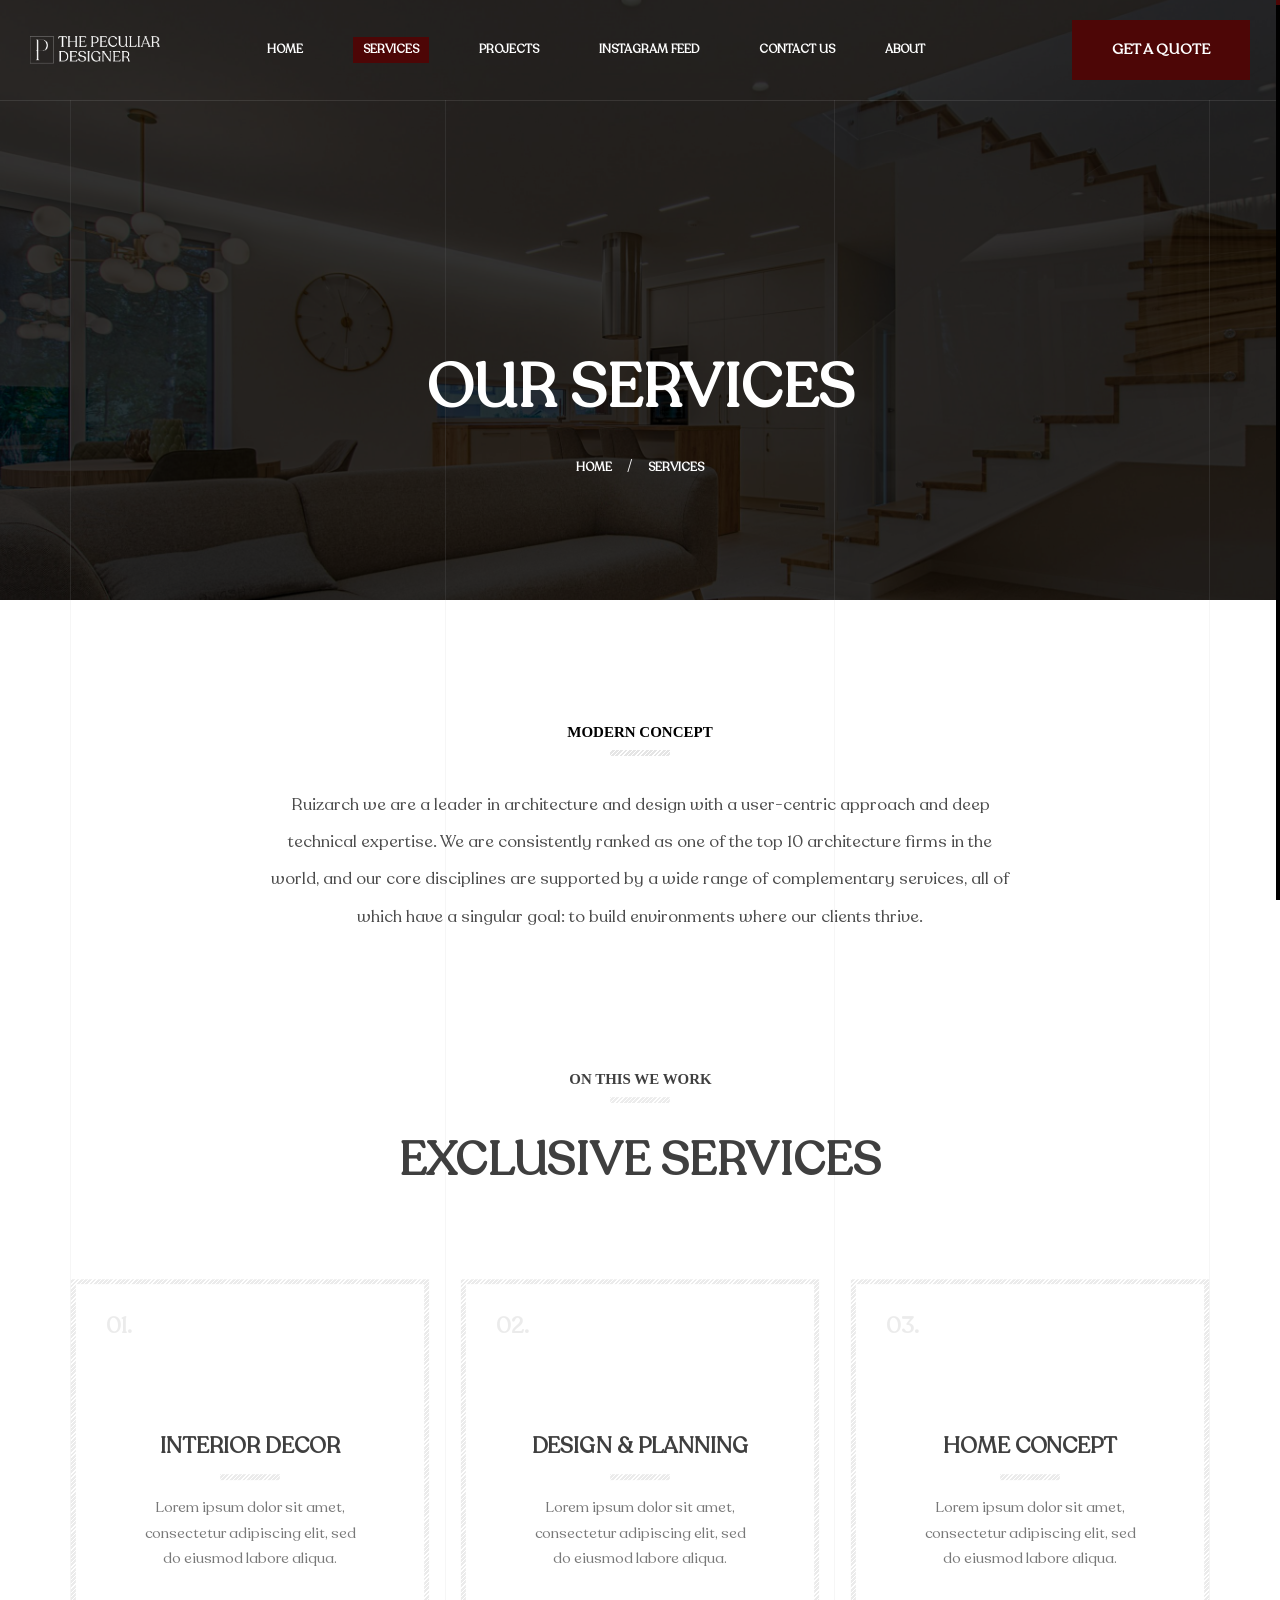
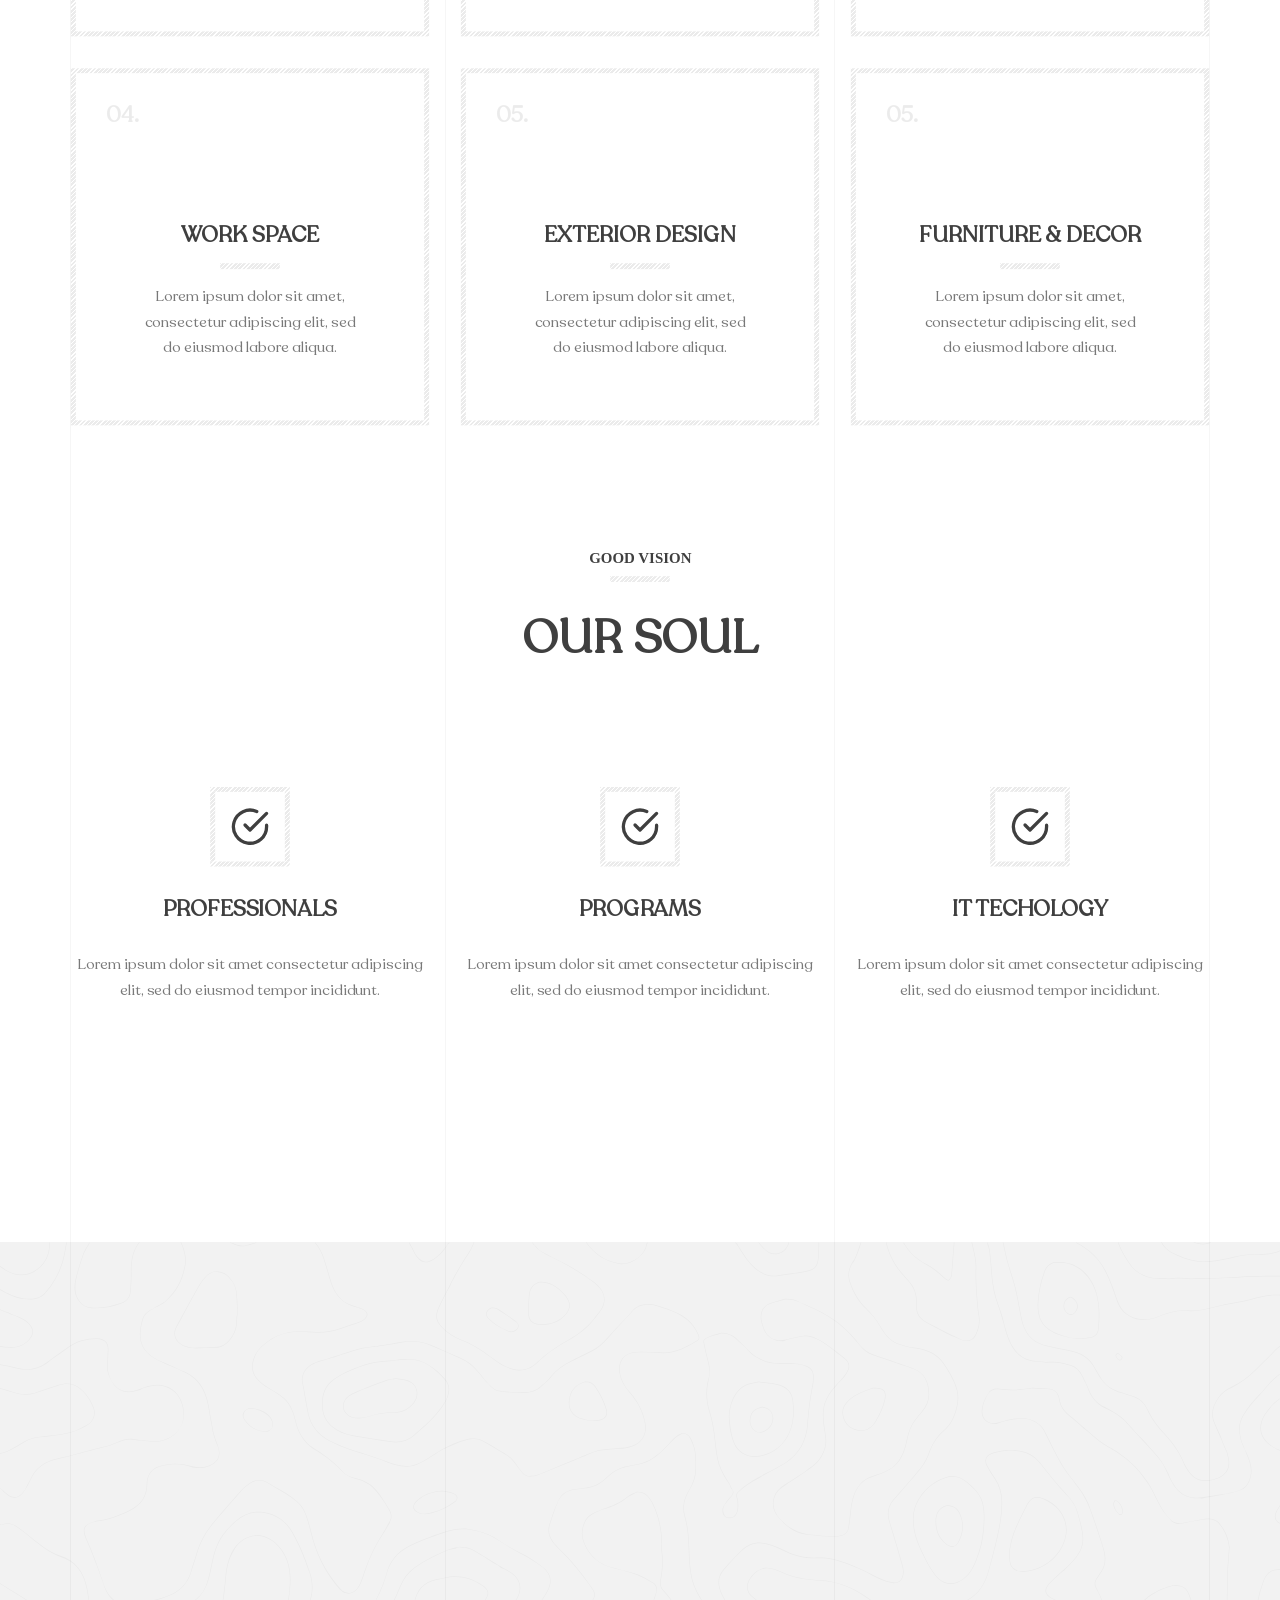
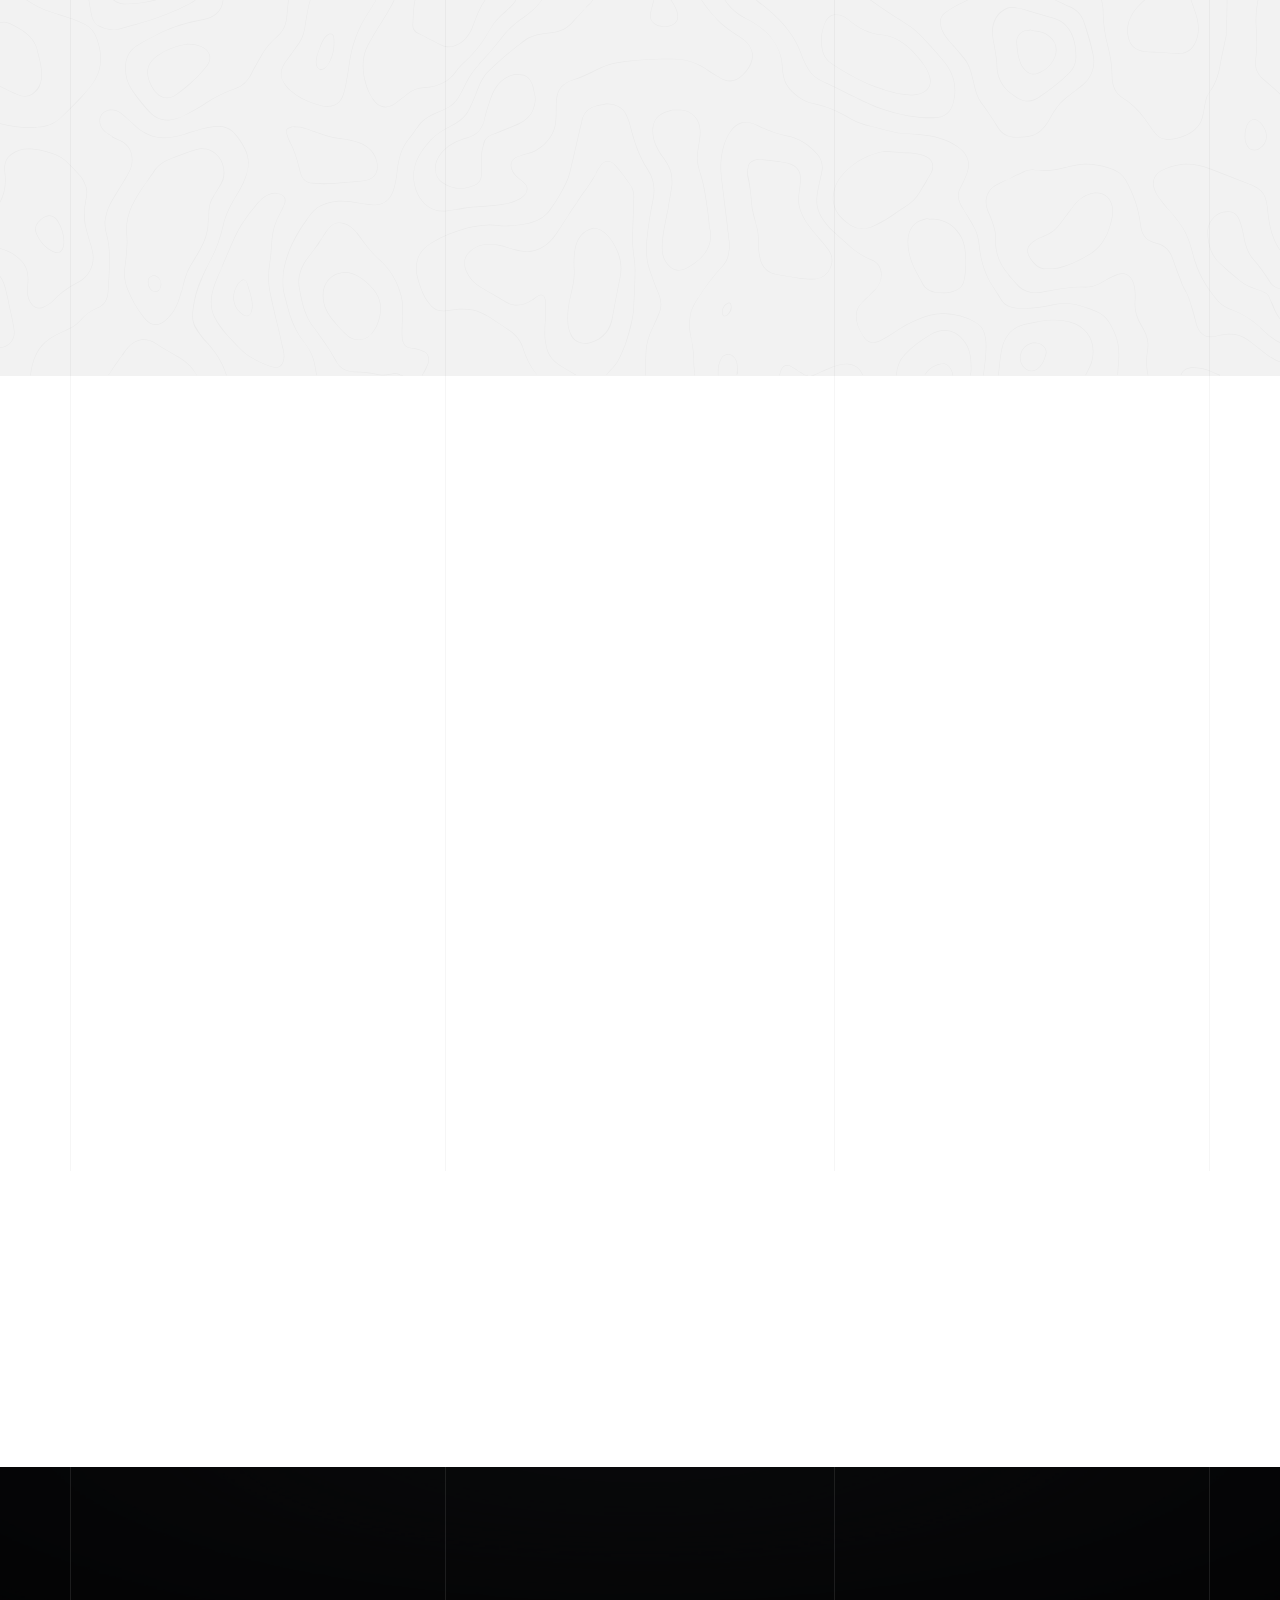
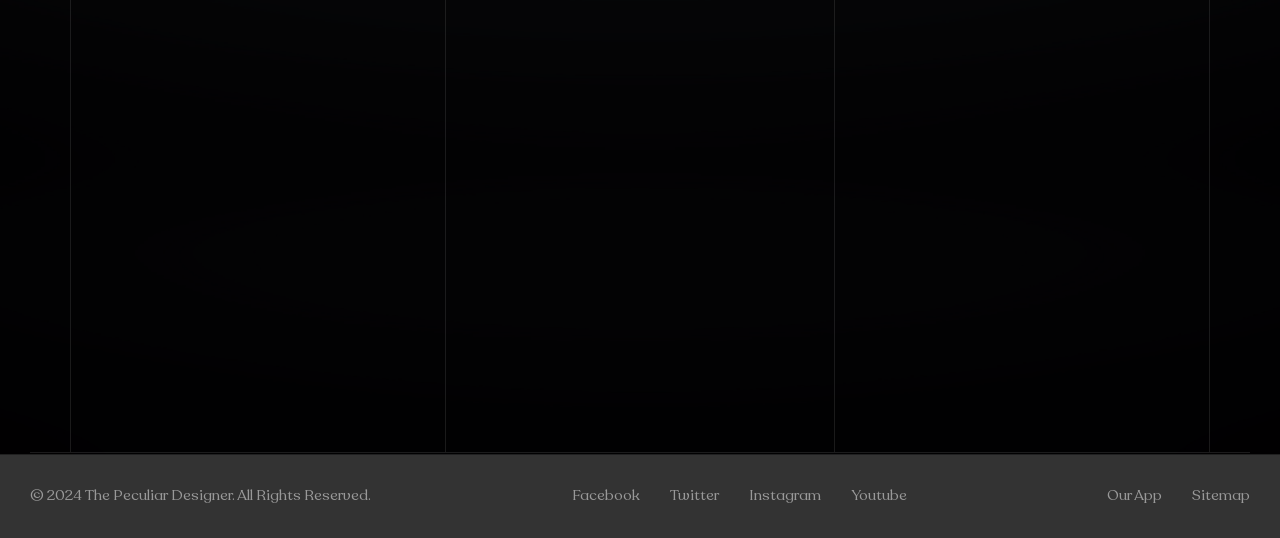
<file: services.html>
<!DOCTYPE html>
<html lang="en-US">

<head>

    <meta charset="UTF-8">
    <meta name="viewport" content="width=device-width, initial-scale=1.0">
    <meta http-equiv="X-UA-Compatible" content="ie=edge">

    <!-- bootstrap grid css -->
    <link rel="stylesheet" href="css/plugins/bootstrap-grid.css">
    <!-- font awesome css -->
    <link rel="stylesheet" href="css/plugins/font-awesome.min.css">
    <!-- swiper css -->
    <link rel="stylesheet" href="css/plugins/swiper.min.css">
    <!-- ruizarch css -->
    <link rel="stylesheet" href="css/style.css">
    <!-- page name -->
    <title>THE PECULIAR DESIGNER</title>

</head>

<body>

    <!-- wrapper -->
    <div class="mil-wrapper">

        <div class="mil-progress-track">
            <div class="mil-progress"></div>
        </div>

        <!-- top bar -->
        <div class="mil-top-panel">
            <div class="container-fluid">
                <div class="mil-top-panel-content">
                    <a href="index.html" class="mil-logo">
                        <img src="img/logo/mainLogo.png" alt="Logo" style="width: 130px;">
                    </a>

                    <div class="mil-navigation">
                        <nav>
                            <ul>
                                <li class="mil-has-children">
                                    <a href="index.html">Home</a>
                                    <!-- <ul>
                                        <li><a href="index.html">Type 1</a></li>
                                        <li><a href="home-2.html">Type 2</a></li>
                                        <li><a href="home-3.html">Type 3</a></li>
                                    </ul> -->
                                </li>
                                <li class="mil-has-children mil-active">
                                    <a href="services.html">Services</a>
                                    <!-- <ul>
                                        <li><a href="services.html">Services</a></li>
                                        <li><a href="service.html">Single Service</a></li>
                                    </ul> -->
                                </li>
                                <li class="mil-has-children">
                                    <a href="portfolio.html">Projects</a>
                                    <!-- <ul>
                                        <li><a href="portfolio.html">Projects list</a></li>
                                        <li><a href="project.html">Single Project</a></li>
                                    </ul> -->
                                </li>
                                <li class="mil-has-children">
                                    <a href="blog.html">Instagram Feed</a>
                                    <!-- <ul>
                                        <li><a href="blog.html">Blog list</a></li>
                                        <li><a href="publication.html">Single Publication</a></li>
                                    </ul> -->
                                </li>
                                <li><a href="contact.html">Contact Us</a></li>
                                <li class="mil-has-children">
                                    <!-- <a href="#.">Other</a> -->
                                    <a href="about.html">About</a>
                                </li>
                                <!-- </ul>
                                    <ul>
                                        <li><a href="team.html">Team</a></li>
                                        <li><a href="team-member.html">Team Member</a></li>
                                        <li><a href="coming-soon.html">Coming Soon</a></li>
                                        <li><a href="404.html">404</a></li>
                                    </ul> -->
                        </nav>
                    </div>

                    <!-- right buttons -->
                    <div class="mil-top-panel-buttons">
                        <a href="#" class="mil-button mil-sm">Get a Quote</a>
                        <div class="mil-menu-btn">
                            <span></span>
                        </div>
                    </div>
                    <!-- right buttons end -->

                </div>

            </div>
        </div>
        <!-- top bar end -->

        <!-- content -->
        <div id="content">

            <!-- banner -->
            <section class="mil-banner mil-banner-sm">
                <img src="img/covers/pexels-fotoaibe-1571460.jpg" class="mil-bg-img mil-scale" data-value-1=".4" data-value-2="1.4" alt="image" style="object-position: top">
                <div class="mil-overlay"></div>
                <div class="container">
                    <div class="mil-background-grid mil-top-space"></div>
                    <div class="mil-banner-content mil-center">
                        <div class="mil-mb-90">
                            <h1 class="mil-light mil-upper mil-mb-30">Our Services</h1>
                            <ul class="mil-breadcrumbs mil-center">
                                <li><a href="index.html">Home</a></li>
                                <li><a href="about.html">Services</a></li>
                            </ul>
                        </div>
                    </div>
                </div>
            </section>
            <!-- banner end -->

            <!-- services -->
            <section>
                <div class="container mil-p-120-90">
                    <div class="mil-background-grid mil-softened"></div>
                    <div class="row justify-content-center">
                        <div class="col-lg-8">

                            <div class="mil-center mil-mb-120">
                                <span class="mil-suptitle mil-upper mil-up mil-mb-30">Modern concept</span>
                                <p class="mil-text-lg mil-up">Ruizarch we are a leader in architecture and design with a user-centric approach and deep technical expertise. We are consistently ranked as one of the top 10 architecture firms in the world, and our core disciplines are supported by a wide range of complementary services, all of which have a singular goal: to build environments where our clients thrive.</p>
                            </div>

                        </div>
                    </div>

                    <div class="mil-center mil-mb-90">
                        <span class="mil-suptitle mil-upper mil-up mil-mb-30">On This We Work</span>
                        <h2 class="mil-upper mil-up">Exclusive Services</h2>
                    </div>

                    <div class="row">
                        <div class="col-lg-4 mil-up">

                            <a href="service.html" class="mil-service-card mil-mb-30">
                                <div class="mil-card-number">01.</div>
                                <div class="mil-center">
                                    <div class="mil-icon mil-icon-lg mil-mb-30">
                                        <img src="img/icons/3.svg" alt="icon">
                                    </div>
                                    <h4 class="mil-upper mil-mb-20">Interior Decor</h4>
                                    <div class="mil-divider-sm mil-mb-20"></div>
                                    <p class="mil-service-text">Lorem ipsum dolor sit amet, consectetur adipiscing elit, sed do eiusmod labore aliqua.</p>
                                    <div class="mil-go-buton mil-icon mil-icon-lg mil-icon-accent-bg">
                                        <img src="img/icons/1.svg" alt="icon">
                                    </div>
                                </div>
                            </a>

                        </div>
                        <div class="col-lg-4 mil-up">

                            <a href="service.html" class="mil-service-card mil-mb-30">
                                <div class="mil-card-number">02.</div>
                                <div class="mil-center">
                                    <div class="mil-icon mil-icon-lg mil-mb-30">
                                        <img src="img/icons/5.svg" alt="icon">
                                    </div>
                                    <h4 class="mil-upper mil-mb-20">Design & Planning</h4>
                                    <div class="mil-divider-sm mil-mb-20"></div>
                                    <p class="mil-service-text">Lorem ipsum dolor sit amet, consectetur adipiscing elit, sed do eiusmod labore aliqua.</p>
                                    <div class="mil-go-buton mil-icon mil-icon-lg mil-icon-accent-bg">
                                        <img src="img/icons/1.svg" alt="icon">
                                    </div>
                                </div>
                            </a>

                        </div>
                        <div class="col-lg-4 mil-up">

                            <a href="service.html" class="mil-service-card mil-mb-30">
                                <div class="mil-card-number">03.</div>
                                <div class="mil-center">
                                    <div class="mil-icon mil-icon-lg mil-mb-30">
                                        <img src="img/icons/4.svg" alt="icon">
                                    </div>
                                    <h4 class="mil-upper mil-mb-20">Home Concept</h4>
                                    <div class="mil-divider-sm mil-mb-20"></div>
                                    <p class="mil-service-text">Lorem ipsum dolor sit amet, consectetur adipiscing elit, sed do eiusmod labore aliqua.</p>
                                    <div class="mil-go-buton mil-icon mil-icon-lg mil-icon-accent-bg">
                                        <img src="img/icons/1.svg" alt="icon">
                                    </div>
                                </div>
                            </a>

                        </div>
                        <div class="col-lg-4 mil-up">

                            <a href="service.html" class="mil-service-card mil-mb-30">
                                <div class="mil-card-number">04.</div>
                                <div class="mil-center">
                                    <div class="mil-icon mil-icon-lg mil-mb-30">
                                        <img src="img/icons/4.svg" alt="icon">
                                    </div>
                                    <h4 class="mil-upper mil-mb-20">Work Space</h4>
                                    <div class="mil-divider-sm mil-mb-20"></div>
                                    <p class="mil-service-text">Lorem ipsum dolor sit amet, consectetur adipiscing elit, sed do eiusmod labore aliqua.</p>
                                    <div class="mil-go-buton mil-icon mil-icon-lg mil-icon-accent-bg">
                                        <img src="img/icons/1.svg" alt="icon">
                                    </div>
                                </div>
                            </a>

                        </div>
                        <div class="col-lg-4 mil-up">

                            <a href="service.html" class="mil-service-card mil-mb-30">
                                <div class="mil-card-number">05.</div>
                                <div class="mil-center">
                                    <div class="mil-icon mil-icon-lg mil-mb-30">
                                        <img src="img/icons/3.svg" alt="icon">
                                    </div>
                                    <h4 class="mil-upper mil-mb-20">Exterior Design</h4>
                                    <div class="mil-divider-sm mil-mb-20"></div>
                                    <p class="mil-service-text">Lorem ipsum dolor sit amet, consectetur adipiscing elit, sed do eiusmod labore aliqua.</p>
                                    <div class="mil-go-buton mil-icon mil-icon-lg mil-icon-accent-bg">
                                        <img src="img/icons/1.svg" alt="icon">
                                    </div>
                                </div>
                            </a>

                        </div>
                        <div class="col-lg-4 mil-up">

                            <a href="service.html" class="mil-service-card mil-mb-30">
                                <div class="mil-card-number">05.</div>
                                <div class="mil-center">
                                    <div class="mil-icon mil-icon-lg mil-mb-30">
                                        <img src="img/icons/5.svg" alt="icon">
                                    </div>
                                    <h4 class="mil-upper mil-mb-20">Furniture & Decor</h4>
                                    <div class="mil-divider-sm mil-mb-20"></div>
                                    <p class="mil-service-text">Lorem ipsum dolor sit amet, consectetur adipiscing elit, sed do eiusmod labore aliqua.</p>
                                    <div class="mil-go-buton mil-icon mil-icon-lg mil-icon-accent-bg">
                                        <img src="img/icons/1.svg" alt="icon">
                                    </div>
                                </div>
                            </a>

                        </div>
                    </div>
                </div>
            </section>
            <!-- services end -->

            <!-- vision -->
            <section>
                <div class="container mil-p-0-120">
                    <div class="mil-background-grid mil-softened"></div>
                    <div class="mil-center mil-mb-120">
                        <span class="mil-suptitle mil-upper mil-up mil-mb-30">Good Vision</span>
                        <h2 class="mil-upper mil-up">Our Soul</h2>
                    </div>
                    <div class="row mil-mb-30">
                        <div class="col-lg-4 mil-up">

                            <div class="mil-icon-box mil-center mil-mb-60">
                                <div class="mil-icon mil-icon-xl mil-icon-border mil-mb-30">
                                    <img src="img/icons/11.svg" alt="icon">
                                </div>
                                <h4 class="mil-upper mil-mb-30">Professionals</h4>
                                <p>Lorem ipsum dolor sit amet consectetur adipiscing elit, sed do eiusmod tempor incididunt.</p>
                            </div>

                        </div>
                        <div class="col-lg-4 mil-up">

                            <div class="mil-icon-box mil-center mil-mb-60">
                                <div class="mil-icon mil-icon-xl mil-icon-border mil-mb-30">
                                    <img src="img/icons/11.svg" alt="icon">
                                </div>
                                <h4 class="mil-upper mil-mb-30">Programs</h4>
                                <p>Lorem ipsum dolor sit amet consectetur adipiscing elit, sed do eiusmod tempor incididunt.</p>
                            </div>

                        </div>
                        <div class="col-lg-4 mil-up">

                            <div class="mil-icon-box mil-center mil-mb-60">
                                <div class="mil-icon mil-icon-xl mil-icon-border mil-mb-30">
                                    <img src="img/icons/11.svg" alt="icon">
                                </div>
                                <h4 class="mil-upper mil-mb-30">IT Techology</h4>
                                <p>Lorem ipsum dolor sit amet consectetur adipiscing elit, sed do eiusmod tempor incididunt.</p>
                            </div>

                        </div>
                    </div>
                    <div class="row justify-content-center mil-center">
                        <div class="mil-center mil-up">
                            <a href="blog.html" class="mil-link mil-upper">See All <span class="mil-arrow"><img src="img/icons/1.svg" alt="arrow"></span></a>
                        </div>
                    </div>
                </div>
            </section>
            <!-- vision end -->

            <!-- features -->
            <section class="mil-soft-bg mil-relative">
                <img src="img/other/bg.svg" class="mil-bg-img" alt="image">
                <div class="container mil-p-120-60">
                    <div class="mil-background-grid mil-softened"></div>
                    <div class="row">
                        <div class="col-lg-4">

                            <div class="div mil-mb-60">
                                <h3 class="mil-upper mil-up mil-mb-30">Perfect <br>Planning</h3>
                                <div class="mil-divider-sm mil-up mil-mb-30"></div>
                                <p class="mil-shortened mil-up mil-mb-30">Lorem ipsum dolor sit amet, adipiscing elit, sed do eiusmod tempor incididunt ut labore et dolore magna aliqua.</p>
                                <ul class="mil-icon-list mil-mb-60">
                                    <li class="mil-up"><img src="img/icons/11.svg" alt="icon">3D Modeling</li>
                                    <li class="mil-up"><img src="img/icons/11.svg" alt="icon">Programs to Map Territory</li>
                                    <li class="mil-up"><img src="img/icons/11.svg" alt="icon">Robotics and AI Technology</li>
                                    <li class="mil-up"><img src="img/icons/11.svg" alt="icon">Morphological Thinking</li>
                                    <li class="mil-up"><img src="img/icons/11.svg" alt="icon">Material Simulation</li>
                                </ul>
                            </div>

                        </div>
                        <div class="col-lg-4">

                            <div class="div mil-mb-60">
                                <h3 class="mil-upper mil-up mil-mb-30">Professional <br>Design</h3>
                                <div class="mil-divider-sm mil-up mil-mb-30"></div>
                                <p class="mil-shortened mil-up mil-mb-30">Lorem ipsum dolor sit amet, consectetur elit, sed do eiusmod tempor incididunt ut labore et dolore magna aliqua.</p>
                                <ul class="mil-icon-list mil-mb-60">
                                    <li class="mil-up"><img src="img/icons/11.svg" alt="icon">3D Modeling</li>
                                    <li class="mil-up"><img src="img/icons/11.svg" alt="icon">Programs to Map Territory</li>
                                    <li class="mil-up"><img src="img/icons/11.svg" alt="icon">Robotics and AI Technology</li>
                                    <li class="mil-up"><img src="img/icons/11.svg" alt="icon">Morphological Thinking</li>
                                    <li class="mil-up"><img src="img/icons/11.svg" alt="icon">Material Simulation</li>
                                </ul>
                            </div>

                        </div>
                        <div class="col-lg-4">

                            <div class="div mil-mb-60">
                                <h3 class="mil-upper mil-up mil-mb-30">Best Experts <br>Team</h3>
                                <div class="mil-divider-sm mil-up mil-mb-30"></div>
                                <p class="mil-shortened mil-up mil-mb-30">Lorem ipsum dolor sit amet, consectetur adipiscing elit, sed tempor incididunt ut labore et dolore magna aliqua.</p>
                                <ul class="mil-icon-list mil-mb-60">
                                    <li class="mil-up"><img src="img/icons/11.svg" alt="icon">3D Modeling</li>
                                    <li class="mil-up"><img src="img/icons/11.svg" alt="icon">Programs to Map Territory</li>
                                    <li class="mil-up"><img src="img/icons/11.svg" alt="icon">Robotics and AI Technology</li>
                                    <li class="mil-up"><img src="img/icons/11.svg" alt="icon">Morphological Thinking</li>
                                    <li class="mil-up"><img src="img/icons/11.svg" alt="icon">Material Simulation</li>
                                </ul>
                            </div>

                        </div>
                    </div>
                </div>
            </section>
            <!-- features end -->

            <!-- about -->
            <section>
                <div class="container mil-p-120-30">
                    <div class="mil-background-grid mil-softened"></div>
                    <div class="row justify-content-between align-items-center flex-sm-row-reverse">
                        <div class="col-lg-5">

                            <div class="mil-mb-90">
                                <span class="mil-suptitle mil-upper mil-up mil-mb-30">Our Experts</span>
                                <h2 class="mil-upper mil-up mil-mb-30">years of experience</h2>
                                <p class="mil-up mil-mb-40">Lorem ipsum dolor sit amet, consectetur adipiscing elit, sed do eiusmod tempor incididunt ut labore et dolore magna aliqua quis ipsum suspendisse ultrices gravida.</p>
                                <ul class="mil-icon-list mil-mb-60">
                                    <li class="mil-up"><img src="img/icons/11.svg" alt="icon">1250 Projects Carried out Only in the EE.UU.</li>
                                    <li class="mil-up"><img src="img/icons/11.svg" alt="icon">A Great Work Team Globally</li>
                                    <li class="mil-up"><img src="img/icons/11.svg" alt="icon">+ 940 Projects Carried Out in the World</li>
                                    <li class="mil-up"><img src="img/icons/11.svg" alt="icon">+ 100 Billion Invested in Projects</li>
                                </ul>
                            </div>

                        </div>
                        <div class="col-lg-6">

                            <div class="mil-illustration mil-up mil-mb-90">
                                <div class="mil-image-frame">
                                    <img src="img/covers/modern-interior-designs-1024x683.jpg" alt="image" class="mil-scale" data-value-1="1" data-value-2="1.3">
                                </div>
                                <div class="mil-about-counter mil-center">
                                    <div class="mil-avatar mil-mb-30">
                                        <img src="img/faces/1.jpg" alt="face">
                                    </div>
                                    <h5 class="mil-upper mil-mb-10">Joe French</h5>
                                    <p class="mil-text-sm mil-dark-soft">Project Agent</p>
                                </div>
                            </div>

                        </div>
                    </div>
                </div>
            </section>
            <!-- about end -->

            <!-- call to action -->
            <section>
                <div class="container mil-p-0-120">
                    <div class="row justify-content-between">
                        <div class="col-lg-4">
                            <span class="mil-suptitle mil-upper mil-up mil-mb-30">Your Idea</span>
                            <h2 class="mil-upper mil-up">Interested in Our <span class="mil-marker">Work?</span></h2>
                        </div>
                        <div class="col-lg-4 mil-mt-suptitle-offset">
                            <p class="mil-up">Lorem ipsum dolor sit amet, consectetur adipiscing elit, sed do eiusmod tempor incididunt ut labore et dolore magna aliqua.</p>
                        </div>
                        <div class="col-lg-3 mil-mt-suptitle-offset">
                            <div class="mil-adaptive-right mil-up">
                                <a href="contact.html" class="mil-button">Let's Talk Now</a>
                            </div>
                        </div>
                    </div>
                </div>
            </section>
            <!-- call to action end -->

            <!-- footer -->
            <footer class="mil-relative">
                <img src="img/covers/abstract-luxury-blur-dark-grey-black-gradient-used-as-background-studio-wall-display-your-products.jpg" class="mil-bg-img mil-parallax" alt="image" style="object-position: top;" data-value-1="-25%" data-value-2="23%">
                <div class="mil-overlay"></div>
                <div class="container mil-p-120-90">
                    <div class="mil-background-grid"></div>
                    <div class="row align-items-end">
                        <div class="col-lg-8">
                            <div class="row">
                                <div class="col-12">

                                    <div class="mil-footer-navigation mil-up mil-mb-90">
                                        <nav>
                                            <ul>
                                                <li>
                                                    <a href="about.html">About</a>
                                                </li>
                                                <li class="mil-active">
                                                    <a href="services.html">Services</a>
                                                </li>
                                                <li>
                                                    <a href="portfolio.html">Projects</a>
                                                </li>
                                                <li>
                                                    <a href="blog.html">Instagram Feed</a>
                                                </li>
                                                <li>
                                                    <a href="contact.html">Contact</a>
                                                </li>
                                                <li>
                                                    <a href="team.html">Our Story</a>
                                                </li>
                                                <li>
                                                    <a href="faqs.html">FAQ's</a>
                                                </li>
                                            </ul>
                                            </ul>
                                        </nav>
                                    </div>

                                </div>
                                <div class="col-md-6 col-lg-6 col-xl-3">

                                    <span class="mil-suptitle mil-light mil-upper mil-up mil-mb-30">Huddersfield Office</span>
                                    <p class="mil-text-sm mil-up mil-light-soft mil-mb-30">92 New N Rd, <br>Huddersfield HD1 5QP <br>info@thepeculiardesigner.co.uk <br>01484 361187</p>

                                </div>
                                <!-- <div class="col-md-6 col-lg-6 col-xl-3">

                                    <span class="mil-suptitle mil-light mil-upper mil-up mil-mb-30">Chicago</span>
                                    <p class="mil-text-sm mil-up mil-light-soft mil-mb-30">10233 Gaillard Lake Est <br>Suite 420 <br>Houston, TX 75169 <br>(903) 560 - 9830</p>

                                </div>
                                <div class="col-md-6 col-lg-6 col-xl-3">

                                    <span class="mil-suptitle mil-light mil-upper mil-up mil-mb-30">Harriman</span>
                                    <p class="mil-text-sm mil-up mil-light-soft mil-mb-30">5 Harriman Woods Dr <br>Suite 702 <br>New York, NY 10926 <br>(570) 253 - 2853</p>

                                </div>
                                <div class="col-md-6 col-lg-6 col-xl-3">

                                    <span class="mil-suptitle mil-light mil-upper mil-up mil-mb-30">Largo</span>
                                    <p class="mil-text-sm mil-up mil-light-soft mil-mb-30">1071 Donegan Rd <br>Suite 1300 <br>Florida, FL 33771 <br>(727) 223 - 5371</p>

                                </div> -->
                            </div>
                        </div>
                        <div class="col-lg-4">

                            <a href="index.html" class="mil-footer-logo mil-up mil-mb-30">
                                <img src="img/logo/mainLogo.png" alt="Logo" style="width: 250px">
                            </a>

                        </div>

                    </div>
                </div>
                <div class="container-fluid">

                    <div class="mil-footer-bottom">
                        <p class="mil-light-soft mil-mb-15">© 2024 The Peculiar Designer. All Rights Reserved.</p>
                        <ul class="mil-light-soft mil-mb-15">
                            <li><a href="#.">Facebook</a></li>
                            <li><a href="#.">Twitter</a></li>
                            <li><a href="#.">Instagram</a></li>
                            <li><a href="#.">Youtube</a></li>
                        </ul>
                        <ul class="mil-light-soft mil-mb-15">
                            <li><a href="#.">Our App</a></li>
                            <li><a href="#.">Sitemap</a></li>
                        </ul>
                    </div>

                </div>
            </footer>
            <!-- footer end -->

        </div>
        <!-- content -->
    </div>
    <!-- wrapper end -->

    <!-- jQuery js -->
    <script src="js/plugins/jquery.min.js"></script>
    <!-- swiper js -->
    <script src="js/plugins/swiper.min.js"></script>
    <!-- gsap js -->
    <script src="js/plugins/gsap.min.js"></script>
    <!-- imagesloaded js -->
    <script src="js/plugins/imagesloaded.pkgd.js"></script>
    <!-- isotope js -->
    <script src="js/plugins/isotope.min.js"></script>
    <!-- scroll smoother -->
    <script src="js/plugins/smooth-scroll.js"></script>
    <!-- scroll trigger js -->
    <script src="js/plugins/ScrollTrigger.min.js"></script>
    <!-- magnific js -->
    <script src="js/plugins/magnific-popup.js"></script>
    <!-- ruizarch js -->
    <script src="js/main.js"></script>

</body>

</html>
</file>
<file: css/style.css>
/* -------------------------------------------

Name: 		Ruizarch
Version:    1.1
Author: bslthemes
Author URL: https://themeforest.net/user/bslthemes/portfolio
Developer:	Nazar Miller (millerDigitalDesign), email: miller.themes@gmail.com

------------------------------------------- */
/*--------------------------------------------

1. common
    - main
    - typography
    - suptitle
    - link
    - button
    - breadcrumbs
    - list
    - backgrounds
    - spaces
    - 
2. components
    - scrollbar
    - background grid
    - banner
    - slider navigation
    - counters
    - illustrations
    - icons
    - services
    - portfolio
    - accordion
    - blog
    - footer
    - top panel
    - menu button
    - hover images
    - process
    - inputs
    - reviews
    - price
    - skills
    - call to action
    - sidebar
    - map
    - team
    - comments
    - filter
    - timer
    - load more

--------------------------------------------*/
@font-face {
  font-family: 'MyCustomFont';  /* You can name this whatever you want */
  src: url('/fonts/webfonts/RecoletaAltBold.otf') format('otf');
  font-weight: bold;  /* Adjust if necessary */
  font-style: normal;   /* Adjust if necessary */
}
@font-face {
  font-family: 'MyCustomFont2';  /* You can name this whatever you want */
  src: url('/fonts/webfonts/RecoletaAlt-Regular.woff') format('woff');
  font-weight: normal;  /* Adjust if necessary */
  font-style: normal;   /* Adjust if necessary */
}
@import url("https://fonts.googleapis.com/css2?family=Caveat:wght@400;500;600;700&family=Sora:wght@100;200;300;400;500;600;700;800&display=swap");
/* -------------------------------------------

main

------------------------------------------- */
*,
*:before,
*:after {
  box-sizing: border-box;
  padding: 0;
  margin: 0;
}

html,
body {
  padding: 0;
  margin: 0;
  font-family: "MyCustomFont","MyCustomFont2";
  font-size: 15px;
  font-weight: 400;
  color: rgba(0, 0, 0, 0.7);
  line-height: 170%;
  /*overscroll-behavior: none;
  scroll-behavior: smooth;*/
}
@media screen and (max-width: 768px) {
  html,
  body {
    font-size: 14px;
  }
}

.mil-wrapper {
  position: relative;
  overflow: hidden;
  width: 100%;
  height: auto;
}

.container,
.container-fluid {
  position: relative;
}

.mil-relative {
  position: relative;
}

.mil-o-hidden {
  overflow: hidden;
}

.mil-flex {
  display: flex;
}

section {
  position: relative;
}

/* -------------------------------------------

typography

------------------------------------------- */
h1,
.mil-h1,
h2,
.mil-h12,
h3,
.mil-h3,
h4,
.mil-h4,
h5,
.mil-h5,
h6,
.mil-h6 {
  font-family: "myCustomFont2";
  color: rgb(0, 0, 0);
  font-weight: 700;
  line-height: 120%;
}

h1,
.mil-h1 {
  font-size: 60px;
}
@media screen and (max-width: 992px) {
  h1,
  .mil-h1 {
    font-size: 46px;
  }
}
@media screen and (max-width: 768px) {
  h1,
  .mil-h1 {
    font-size: 42px;
  }
}
@media screen and (max-width: 576px) {
  h1,
  .mil-h1 {
    font-size: 32px;
  }
}

h2,
.mil-h2 {
  font-size: 46px;
}
@media screen and (max-width: 992px) {
  h2,
  .mil-h2 {
    font-size: 34px;
  }
}
@media screen and (max-width: 768px) {
  h2,
  .mil-h2 {
    font-size: 32px;
  }
}
@media screen and (max-width: 576px) {
  h2,
  .mil-h2 {
    font-size: 26px;
  }
}

h3,
.mil-h3 {
  font-size: 26px;
}

h4,
.mil-h4 {
  font-size: 22px;
}
@media screen and (max-width: 992px) {
  h4,
  .mil-h4 {
    font-size: 20px;
  }
}
@media screen and (max-width: 768px) {
  h4,
  .mil-h4 {
    font-size: 18px;
  }
}
@media screen and (max-width: 576px) {
  h4,
  .mil-h4 {
    font-size: 16px;
  }
}

h5,
.mil-h5 {
  font-size: 18px;
}
@media screen and (max-width: 992px) {
  h5,
  .mil-h5 {
    font-size: 21px;
  }
}
@media screen and (max-width: 768px) {
  h5,
  .mil-h5 {
    font-size: 18px;
  }
}

h6,
.mil-h6 {
  font-size: 15px;
}
@media screen and (max-width: 768px) {
  h6,
  .mil-h6 {
    font-size: 12px;
  }
}

.mil-text-xs {
  font-size: 12px;
}

.mil-text-sm {
  font-size: 14px;
}

.mil-text-lg {
  font-size: 17px;
  line-height: 220%;
}

.mil-font-2 {
  font-family: "MyCustomFont";
}

.mil-shortened {
  padding-right: 15px;
}

.mil-upper {
  text-transform: uppercase;
}

.mil-bold {
  font-weight: 600;
}

.mil-thin {
  font-weight: 500;
}

blockquote {
  display: flex;
}
blockquote .mil-quote {
  display: flex;
  justify-content: center;
  align-items: center;
  width: 80px;
  height: 80px;
  background-color: #4d0606;
}
blockquote .mil-quote-text {
  padding: 30px;
  border-left: solid 5px rgba(0, 0, 0, 0.05);
  border-image: repeating-linear-gradient(-45deg, transparent, transparent 1px, rgba(0, 0, 0, 0.05) 1px, rgba(0, 0, 0, 0.05) 3px) 5;
  width: calc(100% - 80px);
  font-family: "MyCustomFont";
  font-size: 30px;
  color: rgb(0, 0, 0);
}
@media screen and (max-width: 992px) {
  blockquote .mil-quote {
    display: none;
  }
  blockquote .mil-quote-text {
    width: 100%;
  }
}

a {
  color: inherit;
  text-decoration: none;
}

.mil-accent {
  color: #ffffff;
}

.mil-light {
  color: rgb(255, 255, 255) !important;
}
.mil-light a {
  color: rgb(255, 255, 255) !important;
}

.mil-dark {
  color: rgb(0, 0, 0);
}

.mil-light-soft {
  color: rgba(255, 255, 255, 0.5);
}
.mil-light-soft a {
  color: rgba(255, 255, 255, 0.5) !important;
}

.mil-dark-soft {
  color: rgba(0, 0, 0, 0.5);
}

.mil-marker {
  background-color: #4d0606;
  padding: 0 5px;
}

.mil-center {
  text-align: center;
}

.mil-left {
  text-align: left;
}

.mil-right {
  text-align: right;
}

@media screen and (max-width: 576px) {
  .mil-sm-center {
    text-align: center;
  }
}

/* -------------------------------------------

suptitle

------------------------------------------- */
.mil-suptitle {
  font-family: "MyCustomFont";
  display: inline-block;
  position: relative;
  padding-bottom: 10px;
  color: rgb(0, 0, 0);
  font-weight: 600;
}
@media screen and (max-width: 768px) {
  .mil-suptitle {
    font-size: 12px;
  }
}
.mil-suptitle:after {
  content: "";
  position: absolute;
  bottom: 0;
  left: 0;
  height: 5px;
  width: 60px;
  background-color: transparent;
  border: 3px solid rgba(0, 0, 0, 0.1);
  border-image: repeating-linear-gradient(-45deg, transparent, transparent 1px, rgba(0, 0, 0, 0.1) 1px, rgba(0, 0, 0, 0.1) 3px) 3;
  transition: 0.4s cubic-bezier(0, 0, 0.3642, 1);
}
.mil-suptitle.mil-light:after {
  background-color: transparent;
  border: 3px solid rgba(255, 255, 255, 0.1);
  border-image: repeating-linear-gradient(-45deg, transparent, transparent 1px, rgba(255, 255, 255, 0.1) 1px, rgba(255, 255, 255, 0.1) 3px) 3;
}

.mil-divider-sm {
  height: 5px;
  width: 60px;
  background-color: transparent;
  border: 3px solid rgba(0, 0, 0, 0.1);
  border-image: repeating-linear-gradient(-45deg, transparent, transparent 1px, rgba(0, 0, 0, 0.1) 1px, rgba(0, 0, 0, 0.1) 3px) 3;
  transition: 0.4s cubic-bezier(0, 0, 0.3642, 1);
}

.mil-divider-lg {
  height: 5px;
  width: 100%;
  background-color: transparent;
  border: 3px solid rgba(0, 0, 0, 0.1);
  border-image: repeating-linear-gradient(-45deg, transparent, transparent 1px, rgba(0, 0, 0, 0.1) 1px, rgba(0, 0, 0, 0.1) 3px) 3;
  transition: 0.4s cubic-bezier(0, 0, 0.3642, 1);
}

.mil-center .mil-suptitle:after {
  left: calc(50% - 30px);
}
.mil-center .mil-divider-sm {
  margin-left: auto;
  margin-right: auto;
}

/* -------------------------------------------

link

------------------------------------------- */
.mil-link {
  cursor: pointer;
  display: inline-flex;
  align-items: center;
  color: rgb(0, 0, 0);
  font-weight: 600;
}
@media screen and (max-width: 768px) {
  .mil-link {
    font-size: 12px;
  }
}
.mil-link .mil-arrow {
  margin-left: 15px;
  width: 40px;
  height: 40px;
  background-color: #4d0606;
  display: flex;
  justify-content: center;
  align-items: center;
  transition: 0.2s cubic-bezier(0, 0, 0.3642, 1);
}
.mil-link .mil-arrow.mil-light {
  background-color: rgb(255, 255, 255);
}
.mil-link:hover .mil-arrow {
  margin-left: 20px;
}
.mil-link.mil-left-link {
  flex-direction: row-reverse;
}
.mil-link.mil-left-link .mil-arrow {
  transform: rotate(180deg);
  margin-left: 0;
  margin-right: 15px;
}
.mil-link.mil-left-link:hover .mil-arrow {
  margin-left: 0;
  margin-right: 20px;
}

/* -------------------------------------------

button

------------------------------------------- */
.mil-button {
  cursor: pointer;
  display: inline-flex;
  align-items: center;
  justify-content: center;
  border: none;
  background-color: #4d0606;
  color: rgb(255, 255, 255);
  padding: 0 60px;
  height: 70px;
  text-transform: uppercase;
  font-weight: 600;
  transition: 0.2s cubic-bezier(0, 0, 0.3642, 1);
}
.mil-button.mil-transparent-button {
  background-color: transparent;
  border: solid 1px rgb(0, 0, 0);
}
.mil-button.mil-fw {
  width: 100%;
}
.mil-button.mil-sm {
  padding: 0 40px;
  height: 60px;
}
.mil-button:hover {
  filter: brightness(110%);
}

.mil-mini-button {
  background-color: transparent;
  border: solid 1px rgb(0, 0, 0);
  padding: 0 15px;
  height: 35px;
  cursor: pointer;
  display: inline-flex;
  align-items: center;
  justify-content: center;
  text-transform: uppercase;
  font-size: 12px;
  font-weight: 600;
  transition: 0.2s cubic-bezier(0, 0, 0.3642, 1);
}
.mil-mini-button:hover {
  background-color: #4d0606;
}

/* -------------------------------------------

breadcrumbs

------------------------------------------- */
.mil-breadcrumbs {
  display: flex;
}
.mil-breadcrumbs.mil-center {
  justify-content: center;
}
.mil-breadcrumbs li {
  list-style-type: none;
  color: rgb(255, 255, 255);
}
.mil-breadcrumbs li a {
  font-size: 12px;
  text-transform: uppercase;
  font-weight: 600;
  transition: 0.2s cubic-bezier(0, 0, 0.3642, 1);
}
.mil-breadcrumbs li a:hover {
  color: #4d0606;
}
.mil-breadcrumbs li:after {
  content: "/";
  margin: 0 15px;
}
.mil-breadcrumbs li:last-child:after {
  display: none;
}

/* -------------------------------------------

list

------------------------------------------- */
.mil-hori-list {
  display: flex;
  flex-wrap: wrap;
  margin: 0;
  padding: 0;
}
.mil-hori-list li {
  list-style-type: none;
  margin-right: 20px;
}
.mil-hori-list li:last-child {
  margin-right: 0;
}
.mil-hori-list li a {
  transition: 0.4s cubic-bezier(0, 0, 0.3642, 1);
}
.mil-hori-list li a:hover {
  color: #4d0606;
}
@media screen and (max-width: 768px) {
  .mil-hori-list {
    flex-direction: column;
  }
  .mil-hori-list li {
    margin-right: 0;
    margin-bottom: 15px;
  }
  .mil-hori-list li:last-child {
    margin-bottom: 0;
  }
}

.mil-list li {
  position: relative;
  list-style-type: none;
  display: flex;
  align-items: center;
}
.mil-list li:before {
  content: "";
  display: inline;
  width: 6px;
  height: 6px;
  border: solid 1px rgb(0, 0, 0);
  background-color: #4d0606;
  transform: rotate(45deg);
  margin-right: 15px;
}
.mil-list li .mil-additional-text {
  opacity: 0.4;
}
.mil-list.mil-list-type-2 li {
  padding-left: 25px;
  align-items: flex-start;
  flex-direction: column;
}
.mil-list.mil-list-type-2 li:before {
  position: absolute;
  top: 9px;
  left: 0;
}

.mil-icon-list li {
  list-style-type: none;
  display: flex;
  align-items: center;
  color: rgb(0, 0, 0);
  margin-bottom: 15px;
  white-space: nowrap;
}
.mil-icon-list li:last-child {
  margin-bottom: 0;
}
.mil-icon-list li a {
  display: flex;
  align-items: center;
}
.mil-icon-list li img {
  background-color: rgb(229, 229, 229);
  width: 40px;
  height: 40px;
  padding: 10px;
  margin-right: 20px;
  border-radius: 50%;
  transition: 0.4s cubic-bezier(0, 0, 0.3642, 1);
}
.mil-icon-list li.mil-accent img {
  background-color: #4d0606;
}
.mil-icon-list li.mil-hover:hover img {
  background-color: #4d0606;
  margin-right: 30px;
}

/* -------------------------------------------

backgrounds

------------------------------------------- */
.mil-soft-bg {
  background-color: rgb(242, 242, 242);
}

.mil-accent-bg {
  background-color: #4d0606;
}

/* -------------------------------------------

spaces

------------------------------------------- */
.mil-mb-5 {
  margin-bottom: 5px;
}

.mil-mb-10 {
  margin-bottom: 10px;
}

.mil-mb-15 {
  margin-bottom: 15px;
}

.mil-mb-20 {
  margin-bottom: 15px;
}

.mil-mb-30 {
  margin-bottom: 30px;
}

.mil-mb-40 {
  margin-bottom: 40px;
}

.mil-mb-60 {
  margin-bottom: 60px;
}

.mil-mb-80 {
  margin-bottom: 60px;
}

.mil-mb-90 {
  margin-bottom: 90px;
}

.mil-mb-120 {
  margin-bottom: 120px;
}
@media screen and (max-width: 992px) {
  .mil-mb-120 {
    margin-bottom: 90px;
  }
}

.mil-mt-suptitle-offset {
  margin-top: 65px;
}
@media screen and (max-width: 992px) {
  .mil-mt-suptitle-offset {
    margin-top: 30px;
  }
}

.mil-p-120-120 {
  padding-top: 120px;
  padding-bottom: 120px;
}
@media screen and (max-width: 992px) {
  .mil-p-120-120 {
    padding-top: 90px;
    padding-bottom: 90px;
  }
}

.mil-p-120-90 {
  padding-top: 120px;
  padding-bottom: 90px;
}
@media screen and (max-width: 992px) {
  .mil-p-120-90 {
    padding-top: 90px;
    padding-bottom: 60px;
  }
}

.mil-p-120-0 {
  padding-top: 120px;
}
@media screen and (max-width: 992px) {
  .mil-p-120-0 {
    padding-top: 90px;
  }
}

.mil-p-0-120 {
  padding-bottom: 120px;
}
@media screen and (max-width: 992px) {
  .mil-p-0-120 {
    padding-bottom: 90px;
  }
}

.mil-p-90-90 {
  padding-top: 90px;
  padding-bottom: 90px;
}
@media screen and (max-width: 992px) {
  .mil-p-90-90 {
    padding-top: 60px;
    padding-bottom: 60px;
  }
}

.mil-p-120-60 {
  padding-top: 120px;
  padding-bottom: 60px;
}
@media screen and (max-width: 992px) {
  .mil-p-120-60 {
    padding-top: 90px;
    padding-bottom: 30px;
  }
}

.mil-p-90-60 {
  padding-top: 90px;
  padding-bottom: 60px;
}
@media screen and (max-width: 992px) {
  .mil-p-90-60 {
    padding-top: 60px;
    padding-bottom: 30px;
  }
}

.mil-p-0-60 {
  padding-bottom: 60px;
}
@media screen and (max-width: 992px) {
  .mil-p-0-60 {
    padding-bottom: 30px;
  }
}

.mil-p-0-90 {
  padding-bottom: 90px;
}
@media screen and (max-width: 992px) {
  .mil-p-0-90 {
    padding-bottom: 60px;
  }
}

.mil-p-0-30 {
  padding-bottom: 30px;
}
@media screen and (max-width: 992px) {
  .mil-p-0-30 {
    padding-bottom: 0;
  }
}

.mil-p-120-30 {
  padding-top: 120px;
  padding-bottom: 30px;
}
@media screen and (max-width: 992px) {
  .mil-p-120-30 {
    padding-top: 90px;
    padding-bottom: 0;
  }
}

.mil-adaptive-right {
  width: 100%;
  display: flex;
  justify-content: flex-end;
}
@media screen and (max-width: 992px) {
  .mil-adaptive-right {
    justify-content: flex-start;
  }
}

/* -------------------------------------------

scrollbar

------------------------------------------- */
.mil-progress-track {
  position: fixed;
  z-index: 99999999;
  top: 0;
  right: 0;
  width: 4px;
  height: 100%;
  background-color: rgb(0, 0, 0);
}
.mil-progress-track .mil-progress {
  width: 4px;
  height: 0;
  background-color: #4d0606;
}
@media screen and (max-width: 992px) {
  .mil-progress-track {
    display: none;
  }
}

::-webkit-scrollbar {
  display: none;
}

/* -------------------------------------------

background grid

------------------------------------------- */
.mil-background-grid {
  pointer-events: none;
  position: absolute;
  top: 0;
  left: 30px;
  right: 0;
  width: calc(100% - 60px);
  height: 100%;
  display: flex;
  justify-content: center;
  opacity: 0.3;
  border-left: solid 1px #545454;
  border-right: solid 1px #545454;
}
.mil-background-grid:before {
  content: "";
  border-left: solid 1px #545454;
  border-right: solid 1px #545454;
  height: 100%;
  width: 34.3%;
}
.mil-background-grid.mil-top-space {
  margin-top: 100px;
}
.mil-background-grid.mil-softened {
  opacity: 0.05;
}
@media screen and (max-width: 768px) {
  .mil-background-grid:before {
    border: none;
    width: 1px;
    background-color: #545454;
  }
}

/* -------------------------------------------

banner

------------------------------------------- */
.mil-bg-img {
  position: absolute;
  top: 0;
  left: 0;
  width: 100%;
  height: 100%;
  object-fit: cover;
  object-position: center;
}

.mil-overlay {
  position: absolute;
  top: 0;
  left: 0;
  width: 100%;
  height: 100%;
  background-color: rgba(0, 0, 0, 0.8);
}

.mil-banner {
  position: relative;
  overflow: hidden;
  height: 100vh;
}
.mil-banner .mil-banner-slider {
  width: 100%;
  height: 100%;
  position: absolute;
  z-index: -1;
  top: 0;
  left: 0;
}
.mil-banner .container {
  height: 100%;
  display: flex;
  align-items: flex-end;
}
.mil-banner .mil-banner-content {
  padding: 0 0 30px;
  width: 100%;
  position: relative;
}
.mil-banner .mil-banner-slider-2 {
  height: 100%;
}
@media screen and (max-width: 992px) {
  .mil-banner {
    height: auto;
  }
  .mil-banner .mil-banner-content {
    padding: 190px 0 0;
  }
  .mil-banner .mil-banner-slider-2 .mil-banner-content {
    padding: 190px 0 190px;
  }
}
.mil-banner.mil-banner-sm {
  height: 600px;
}
@media screen and (max-width: 1200px) {
  .mil-banner.mil-banner-sm {
    height: 480px;
  }
}

/* -------------------------------------------

slider navigation

------------------------------------------- */
.mil-nav-position {
  position: absolute;
  z-index: 9;
  bottom: 90px;
  height: 0px;
  right: 0;
  width: 100%;
  display: flex;
}
.mil-nav-position .mil-banner-slider-panel {
  margin-left: auto;
}
@media screen and (max-width: 992px) {
  .mil-nav-position {
    bottom: 60px;
    left: 0;
  }
  .mil-nav-position .mil-banner-slider-panel {
    margin-left: 0;
  }
}

.mil-banner-slider-panel {
  display: flex;
  align-items: center;
  justify-content: flex-end;
}
@media screen and (max-width: 992px) {
  .mil-banner-slider-panel {
    flex-direction: column;
    align-items: flex-start;
  }
}

.mil-banner-pagination {
  position: static;
  width: auto !important;
  margin-right: 90px;
}
.mil-banner-pagination .swiper-pagination-bullet {
  background-color: transparent;
  transform: none;
  opacity: 1;
  width: 20px;
  height: 20px;
  margin-right: 30px !important;
  border-radius: 0;
}
.mil-banner-pagination .swiper-pagination-bullet:after {
  content: "00";
  color: rgb(255, 255, 255);
  font-weight: 600;
}
.mil-banner-pagination .swiper-pagination-bullet:last-child {
  margin-right: 0 !important;
}
.mil-banner-pagination .swiper-pagination-bullet.swiper-pagination-bullet-active:after {
  color: #4d0606;
}
.mil-banner-pagination .swiper-pagination-bullet:nth-child(1):after {
  content: "01";
}
.mil-banner-pagination .swiper-pagination-bullet:nth-child(2):after {
  content: "02";
}
.mil-banner-pagination .swiper-pagination-bullet:nth-child(3):after {
  content: "03";
}
.mil-banner-pagination .swiper-pagination-bullet:nth-child(4):after {
  content: "04";
}
.mil-banner-pagination .swiper-pagination-bullet:nth-child(5):after {
  content: "05";
}
.mil-banner-pagination .swiper-pagination-bullet:nth-child(6):after {
  content: "06";
}

.mil-nav-buttons {
  display: flex;
  align-items: center;
}
.mil-nav-buttons .mil-slider-button {
  cursor: pointer;
  color: rgb(0, 0, 0);
  text-transform: uppercase;
  font-weight: 600;
  padding-right: 30px;
  border-right: 5px solid rgba(0, 0, 0, 0.1);
  border-image: repeating-linear-gradient(-45deg, transparent, transparent 1px, rgba(0, 0, 0, 0.1) 1px, rgba(0, 0, 0, 0.1) 3px) 5;
  transition: 0.4s cubic-bezier(0, 0, 0.3642, 1);
}
.mil-nav-buttons .mil-slider-button:last-child {
  padding-right: 0;
  padding-left: 30px;
  border: none;
}
.mil-nav-buttons .mil-slider-button:hover {
  color: #4d0606;
}
.mil-nav-buttons .mil-slider-button.swiper-button-disabled {
  color: rgba(0, 0, 0, 0.1);
  cursor: not-allowed;
}
.mil-nav-buttons.mil-light .mil-slider-button {
  color: rgb(255, 255, 255);
  border-right: 5px solid rgba(255, 255, 255, 0.2);
  border-image: repeating-linear-gradient(-45deg, transparent, transparent 1px, rgba(255, 255, 255, 0.2) 1px, rgba(255, 255, 255, 0.2) 3px) 5;
}
.mil-nav-buttons.mil-light .mil-slider-button:last-child {
  border: none;
}
.mil-nav-buttons.mil-light.swiper-button-disabled {
  color: rgba(255, 255, 255, 0.1);
  cursor: not-allowed;
}

/* -------------------------------------------

counters

------------------------------------------- */
.mil-counter-frame {
  width: 100%;
  border: 5px solid rgba(0, 0, 0, 0.1);
  border-image: repeating-linear-gradient(-45deg, transparent, transparent 1px, rgba(0, 0, 0, 0.1) 1px, rgba(0, 0, 0, 0.1) 3px) 5;
  padding: 15px;
}
.mil-counter-frame p br {
  display: none;
}
@media screen and (max-width: 576px) {
  .mil-counter-frame p br {
    display: block;
  }
}
.mil-counter-frame.mil-light {
  border: 5px solid rgba(255, 255, 255, 0.2);
  border-image: repeating-linear-gradient(-45deg, transparent, transparent 1px, rgba(255, 255, 255, 0.2) 1px, rgba(255, 255, 255, 0.2) 3px) 5;
}

.mil-infinite-show .swiper-wrapper {
  align-items: center;
  transition-timing-function: linear;
}

.mil-partner-frame {
  display: flex;
  align-items: center;
  justify-content: center;
}
.mil-partner-frame img {
  margin-top: 5px;
  width: 150px;
}

/* -------------------------------------------

illustrations

------------------------------------------- */
.mil-image-frame {
  position: absolute;
  overflow: hidden;
  top: 0;
  left: 0;
  width: 100%;
  height: 100%;
}
.mil-image-frame img {
  width: 100%;
  height: 100%;
  object-fit: cover;
  object-position: center;
}

.mil-illustration {
  padding-bottom: 100%;
  position: relative;
}
.mil-illustration .mil-about-counter {
  padding: 60px;
  position: absolute;
  bottom: -1px;
  right: -1px;
  background-color: rgb(255, 255, 255);
}
.mil-illustration .mil-about-counter:before {
  content: "";
  width: 100%;
  height: 100%;
  background-color: transparent;
  border: 30px solid rgba(0, 0, 0, 0.1);
  border-image: repeating-linear-gradient(-45deg, transparent, transparent 1px, rgba(0, 0, 0, 0.1) 1px, rgba(0, 0, 0, 0.1) 3px) 30;
  position: absolute;
  z-index: -1;
  bottom: -30px;
  right: -30px;
}
@media screen and (max-width: 992px) {
  .mil-illustration .mil-about-counter:before {
    bottom: -15px;
    right: -15px;
  }
}
.mil-illustration.mil-fw-item {
  padding-bottom: 40%;
}
@media screen and (max-width: 992px) {
  .mil-illustration.mil-fw-item {
    padding-bottom: 60%;
  }
}
@media screen and (max-width: 768px) {
  .mil-illustration.mil-fw-item {
    padding-bottom: 100%;
  }
}

.mil-about-counter {
  padding: 30px;
  position: relative;
  background-color: rgb(255, 255, 255);
}
@media screen and (max-width: 768px) {
  .mil-about-counter {
    padding: 30px;
  }
}
.mil-about-counter .mil-avatar {
  margin-left: auto;
  margin-right: auto;
}

.mil-item-frame {
  border: 5px solid rgb(229, 229, 229);
  border-image: repeating-linear-gradient(-45deg, transparent, transparent 1px, rgb(229, 229, 229) 1px, rgb(229, 229, 229) 3px) 5;
}

.mil-avatar-frame {
  text-align: center;
  padding: 30px;
  border: 5px solid rgb(229, 229, 229);
  border-image: repeating-linear-gradient(-45deg, transparent, transparent 1px, rgb(229, 229, 229) 1px, rgb(229, 229, 229) 3px) 5;
}

.mil-avatar {
  position: relative;
  overflow: hidden;
  border-radius: 50%;
  width: 90px;
  height: 90px;
  margin-left: auto;
  margin-right: auto;
}
.mil-avatar img {
  width: 100%;
  height: 100%;
  border-radius: 50%;
  position: absolute;
  top: 0;
  left: 0;
  object-fit: cover;
  object-position: center;
}

.mil-illustration-slider-frame {
  position: relative;
  overflow: hidden;
}

.mil-illustration-slider-nav {
  padding: 40px 60px;
  background-color: rgb(255, 255, 255);
  position: absolute;
  z-index: 1;
  bottom: -1px;
  right: 0;
}

.container .mil-illustration-slider-nav {
  right: 30px;
}

/* -------------------------------------------

icons

------------------------------------------- */
.mil-icon {
  display: inline-flex;
  padding: 15px;
}
.mil-icon.mil-icon-accent-bg {
  background-color: #4d0606;
}
.mil-icon.mil-icon-deep-bg {
  background-color: rgb(229, 229, 229);
}
.mil-icon.mil-icon-border {
  border: 5px solid rgb(229, 229, 229);
  border-image: repeating-linear-gradient(-45deg, transparent, transparent 1px, rgb(229, 229, 229) 1px, rgb(229, 229, 229) 3px) 5;
}
.mil-icon.mil-icon-lg {
  width: 60px;
  height: 60px;
}
.mil-icon.mil-icon-xl {
  width: 80px;
  height: 80px;
}

.mil-icon-box {
  display: block;
  position: relative;
}
.mil-icon-box .mil-icon img {
  transition: 0.2s cubic-bezier(0, 0, 0.3642, 1);
}
.mil-icon-box:hover .mil-icon img {
  transform: scale(1.1);
}
.mil-icon-box:hover .mil-icon.mil-icon-border {
  border: 5px solid #4d0606;
  border-image: repeating-linear-gradient(-45deg, transparent, transparent 1px, #4d0606 1px, #4d0606 3px) 5;
}

.mil-advantage:before {
  content: "";
  width: 100%;
  height: 5px;
  background-color: transparent;
  border: 3px solid rgb(229, 229, 229);
  border-image: repeating-linear-gradient(-45deg, transparent, transparent 1px, rgb(229, 229, 229) 1px, rgb(229, 229, 229) 3px) 3;
  position: absolute;
  z-index: -1;
  top: 85px;
  left: 0;
  transition: 0.4s cubic-bezier(0, 0, 0.3642, 1);
}
.mil-advantage .mil-icon {
  background-color: rgb(255, 255, 255);
  transition: 0.4s cubic-bezier(0, 0, 0.3642, 1);
}
.mil-advantage .mil-icon img {
  transition: 0.2s cubic-bezier(0, 0, 0.3642, 1);
}
.mil-advantage:hover:before {
  background-color: transparent;
  border: 3px solid #4d0606;
  border-image: repeating-linear-gradient(-45deg, transparent, transparent 1px, #4d0606 1px, #4d0606 3px) 3;
}
.mil-advantage:hover .mil-icon {
  border-color: #4d0606;
}

.mil-hww {
  padding-left: 30px;
  border-top: 5px solid rgb(229, 229, 229);
  border-image: repeating-linear-gradient(-45deg, transparent, transparent 1px, rgb(229, 229, 229) 1px, rgb(229, 229, 229) 3px) 5;
  padding-top: 60px;
}
.mil-hww .mil-icon {
  position: absolute;
  top: -5px;
  right: 0;
}
.mil-hww:hover {
  border-top: solid 5px #4d0606;
  border-image: repeating-linear-gradient(-45deg, transparent, transparent 1px, #4d0606 1px, #4d0606 3px) 5;
}
.mil-hww:hover .mil-icon {
  border-color: #4d0606;
}
.mil-hww:hover .mil-divider-sm {
  background-color: transparent;
  border-top: solid 5px #4d0606;
  border-image: repeating-linear-gradient(-45deg, transparent, transparent 1px, #4d0606 1px, #4d0606 3px) 5;
}

/* -------------------------------------------

services

------------------------------------------- */
.mil-service-card {
  background-color: rgb(255, 255, 255);
  display: flex;
  position: relative;
  overflow: hidden;
  padding: 60px;
  border: 5px solid rgba(0, 0, 0, 0.1);
  border-image: repeating-linear-gradient(-45deg, transparent, transparent 1px, rgba(0, 0, 0, 0.1) 1px, rgba(0, 0, 0, 0.1) 3px) 5;
  transition: 0.4s cubic-bezier(0, 0, 0.3642, 1);
}
.mil-service-card .mil-card-number {
  position: absolute;
  top: 30px;
  left: 30px;
  color: rgba(0, 0, 0, 0.1);
  font-weight: 800;
  font-size: 22px;
}
.mil-service-card .mil-center {
  width: 100%;
}
.mil-service-card .mil-service-text {
  opacity: 1;
  transform: translateY(0) scale(1);
  transition: 0.4s cubic-bezier(0, 0, 0.3642, 1);
}
.mil-service-card .mil-go-buton {
  position: absolute;
  bottom: -60px;
  left: calc(50% - 30px);
  transition: 0.4s cubic-bezier(0, 0, 0.3642, 1);
}
.mil-service-card:hover {
  background-color: rgb(255, 255, 255);
  padding-top: 80px;
  padding-bottom: 40px;
  border: 5px solid #4d0606;
  border-image: repeating-linear-gradient(-45deg, transparent, transparent 1px, #4d0606 1px, #4d0606 3px) 5;
}
.mil-service-card:hover .mil-service-text {
  opacity: 0;
  transform: translateY(15px) scale(0.8);
}
.mil-service-card:hover .mil-divider-sm {
  background-color: #4d0606;
}
.mil-service-card:hover .mil-go-buton {
  bottom: 0;
}

/* -------------------------------------------

portfolio

------------------------------------------- */
.mil-portfolio-grid {
  margin-left: -15px;
  margin-right: -15px;
}
.mil-portfolio-grid .grid-sizer, .mil-portfolio-grid .mil-grid-item {
  width: 50%;
  padding: 0 15px;
}
@media screen and (max-width: 992px) {
  .mil-portfolio-grid .grid-sizer, .mil-portfolio-grid .mil-grid-item {
    width: 100%;
  }
}

.mil-portfolio-item {
  display: block;
  position: relative;
  overflow: hidden;
}
.mil-portfolio-item img {
  position: absolute;
  top: 0;
  left: 0;
  width: 100%;
  height: 100%;
  object-fit: cover;
  object-position: center;
  transform: scale(1.1);
  transition: 0.4s cubic-bezier(0, 0, 0.3642, 1);
}
.mil-portfolio-item.mil-square-item {
  padding-bottom: 100%;
}
.mil-portfolio-item.mil-long-item {
  padding-bottom: calc(200% + 30px);
}
@media screen and (max-width: 768px) {
  .mil-portfolio-item.mil-long-item {
    padding-bottom: 100%;
  }
}
.mil-portfolio-item .mil-project-descr {
  margin: 30px;
  position: absolute;
  top: 0;
  left: 0;
  width: calc(100% - 60px);
  height: calc(100% - 60px);
  display: flex;
  flex-direction: column;
  justify-content: center;
  align-items: center;
  text-align: center;
  padding: 60px;
  background-color: #4d0606;
  transform: translateY(30px) scale(0.9);
  opacity: 0;
  transition: 0.4s cubic-bezier(0, 0, 0.3642, 1);
}
.mil-portfolio-item:hover img {
  transform: scale(1);
}
.mil-portfolio-item:hover .mil-project-descr {
  opacity: 1;
  transform: translateY(0px);
}

.mil-portfolio-item-2 {
  display: block;
  position: relative;
  overflow: hidden;
}
.mil-portfolio-item-2.mil-square-item {
  padding-bottom: 100%;
}
.mil-portfolio-item-2.mil-long-item {
  padding-bottom: 65%;
}
.mil-portfolio-item-2 > img {
  position: absolute;
  top: 0;
  left: 0;
  width: 100%;
  height: 100%;
  object-fit: cover;
  object-position: center;
  transform: scale(1.1);
  transition: 0.4s cubic-bezier(0, 0, 0.3642, 1);
}
.mil-portfolio-item-2 .mil-project-descr {
  padding: 90px 60px 60px 100px;
  background-color: #4d0606;
  width: 100%;
  position: absolute;
  bottom: 0;
  left: 0;
  transform: translateY(100%);
  opacity: 0;
  transition: 0.4s cubic-bezier(0, 0, 0.3642, 1);
}
.mil-portfolio-item-2 .mil-project-descr * {
  opacity: 0;
  transition: 0.4s cubic-bezier(0, 0, 0.3642, 1);
  transition-delay: 0s;
}
.mil-portfolio-item-2 .mil-category {
  position: absolute;
  top: calc(100% - 90px);
  left: -30px;
  width: 160px;
  text-align: center;
  transform: rotate(-90deg);
  background-color: #4d0606;
  font-weight: 500;
  text-transform: uppercase;
  transition: 0.4s cubic-bezier(0, 0, 0.3642, 1);
}
.mil-portfolio-item-2:hover img {
  transform: scale(1);
}
.mil-portfolio-item-2:hover .mil-project-descr {
  transform: translateY(0);
  opacity: 1;
}
.mil-portfolio-item-2:hover .mil-project-descr * {
  opacity: 1;
  transition-delay: 0.3s;
}
.mil-portfolio-item-2:hover .mil-category {
  background-color: rgb(255, 255, 255);
}

/* -------------------------------------------

accordion

------------------------------------------- */
.mil-accordion-group {
  border-bottom: 5px solid rgba(255, 255, 255, 0.2);
  border-image: repeating-linear-gradient(-45deg, transparent, transparent 1px, rgba(255, 255, 255, 0.2) 1px, rgba(255, 255, 255, 0.2) 3px) 5;
  margin-bottom: 30px;
}
.mil-accordion-group .mil-accordion-menu {
  display: flex;
  align-items: center;
  cursor: pointer;
  margin-bottom: 30px;
}
.mil-accordion-group .mil-accordion-menu h6 {
  transition: 0.4s cubic-bezier(0, 0, 0.3642, 1);
}
.mil-accordion-group .mil-accordion-menu .mil-symbol {
  margin-right: 30px;
  display: flex;
  align-items: center;
  justify-content: center;
  height: 100%;
  width: 10px;
  position: relative;
}
.mil-accordion-group .mil-accordion-menu .mil-symbol .mil-plus, .mil-accordion-group .mil-accordion-menu .mil-symbol .mil-minus {
  position: absolute;
}
.mil-accordion-group .mil-accordion-menu .mil-symbol .mil-minus {
  color: #4d0606;
  transform: translateY(-2px);
}
.mil-accordion-group .mil-accordion-menu:hover h6 {
  transform: translateX(10px);
}
.mil-accordion-group.mil-dark {
  border-bottom: solid 5px rgba(0, 0, 0, 0.1);
}
.mil-accordion-group.mil-dark .mil-accordion-menu {
  color: rgb(0, 0, 0);
}
.mil-accordion-group.mil-dark .mil-accordion-menu h6 {
  color: rgb(0, 0, 0);
}

.mil-accordion-content {
  padding-left: 40px;
  height: 0;
  overflow: hidden;
}

.mil-accordion-content.mil-expanded {
  height: 0;
  overflow: hidden;
}

/* -------------------------------------------

blog

------------------------------------------- */
.mil-blog-card {
  display: flex;
  align-items: center;
}
.mil-blog-card .mil-cover {
  width: 50%;
  position: relative;
  overflow: hidden;
}
.mil-blog-card .mil-cover.mil-square {
  padding-bottom: 50%;
}
.mil-blog-card .mil-cover.mil-long {
  padding-bottom: 60%;
}
.mil-blog-card .mil-cover img {
  position: absolute;
  top: 0;
  left: 0;
  width: 100%;
  height: 100%;
  object-fit: cover;
  object-position: center;
  transform: scale(1.1);
  transition: 0.4s cubic-bezier(0, 0, 0.3642, 1);
}
.mil-blog-card .mil-cover .mil-date {
  display: flex;
  justify-content: center;
  align-items: center;
  color: rgb(0, 0, 0);
  width: 120px;
  height: 30px;
  background-color: #4d0606;
  position: absolute;
  bottom: 45px;
  right: -10px;
  transform: rotate(-90deg);
}
.mil-blog-card .mil-description {
  width: 50%;
  padding-left: 30px;
}
.mil-blog-card .mil-description .mil-link .mil-arrow {
  background-color: rgb(229, 229, 229);
}
.mil-blog-card:hover .mil-cover img {
  transform: scale(1);
}
.mil-blog-card:hover .mil-suptitle:after {
  background-color: transparent;
  border-top: 3px solid #4d0606;
  border-image: repeating-linear-gradient(-45deg, transparent, transparent 1px, #4d0606 1px, #4d0606 3px) 3;
}
.mil-blog-card:hover .mil-description .mil-link .mil-arrow {
  background-color: transparent;
  border: 3px solid #4d0606;
  border-image: repeating-linear-gradient(-45deg, transparent, transparent 1px, #4d0606 1px, #4d0606 3px) 3;
}
.mil-blog-card.mil-lg-card {
  flex-direction: column;
}
.mil-blog-card.mil-lg-card .mil-cover {
  width: 100%;
  margin-bottom: 30px;
}
.mil-blog-card.mil-lg-card .mil-description {
  width: 100%;
  padding: 0;
  display: flex;
  justify-content: space-between;
}
.mil-blog-card.mil-lg-card .mil-description .mil-left-side {
  width: 50%;
  padding-right: 50px;
}
.mil-blog-card.mil-lg-card .mil-description .mil-right-side {
  width: 50%;
  padding-left: 30px;
}
.mil-blog-card.mil-lg-card .mil-description .mil-right-side .mil-link {
  display: none;
}
@media screen and (max-width: 992px) {
  .mil-blog-card.mil-lg-card .mil-description {
    flex-wrap: wrap;
  }
  .mil-blog-card.mil-lg-card .mil-description .mil-left-side {
    width: 100%;
  }
  .mil-blog-card.mil-lg-card .mil-description .mil-right-side {
    margin-top: 0;
    width: 100%;
    padding-left: 0;
  }
  .mil-blog-card.mil-lg-card .mil-description .mil-right-side .mil-link {
    display: inline-flex;
  }
}
@media screen and (max-width: 768px) {
  .mil-blog-card {
    flex-direction: column;
  }
  .mil-blog-card .mil-cover {
    width: 100%;
  }
  .mil-blog-card .mil-cover.mil-long {
    padding-bottom: 100%;
  }
  .mil-blog-card .mil-description {
    width: 100%;
    padding-left: 0;
    padding-top: 30px;
  }
}

.mil-pub-author {
  width: 40px;
  height: 40px;
  border-radius: 50%;
  margin-right: 10px;
}

/* -------------------------------------------

footer

------------------------------------------- */
footer {
  overflow: hidden;
}
footer .mil-bg-img {
  height: 150%;
  top: -25%;
}

.mil-footer-logo {
  display: block;
  text-align: right;
}
@media screen and (max-width: 992px) {
  .mil-footer-logo {
    margin-top: 60px;
    text-align: left;
  }
}

.mil-footer-navigation {
  position: relative;
  display: flex;
  padding-bottom: 30px;
  border-bottom: 5px solid rgba(255, 255, 255, 0.1);
  border-image: repeating-linear-gradient(-45deg, transparent, transparent 1px, rgba(255, 255, 255, 0.1) 1px, rgba(255, 255, 255, 0.1) 3px) 5;
}
.mil-footer-navigation nav ul {
  display: flex;
  align-items: center;
}
.mil-footer-navigation nav ul li {
  list-style-type: none;
  position: relative;
  margin-right: 40px;
}
.mil-footer-navigation nav ul li:last-child {
  margin-right: 0;
}
.mil-footer-navigation nav ul li a {
  font-family: "MyCustomFont";
  text-decoration: none;
  text-transform: uppercase;
  color: rgb(255, 255, 255);
  font-size: 12px;
  font-weight: 600;
  white-space: nowrap;
  transition: 0.2s cubic-bezier(0, 0, 0.3642, 1);
}
.mil-footer-navigation nav ul li a:hover {
  color: #4d0606;
}
.mil-footer-navigation nav ul li.mil-active > a {
  padding: 5px 10px;
  color: rgb(255, 255, 255);
  background-color: #4d0606;
}
@media screen and (max-width: 992px) {
  .mil-footer-navigation nav ul {
    flex-direction: column;
    align-items: flex-start;
  }
  .mil-footer-navigation nav ul li {
    margin: 0;
    margin-bottom: 15px;
  }
  .mil-footer-navigation nav ul li:last-child {
    margin-bottom: 0;
  }
}
.mil-footer-navigation.mil-dark nav ul li a {
  color: rgb(0, 0, 0);
}
.mil-footer-navigation.mil-dark nav ul li a:hover {
  color: #4d0606;
}
.mil-footer-navigation.mil-center {
  justify-content: center;
}

.mil-footer-bottom {
  padding: 30px 0 15px;
  border-top: solid 1px rgba(255, 255, 255, 0.1);
  display: flex;
  align-items: center;
  justify-content: space-between;
}
.mil-footer-bottom ul {
  display: flex;
}
.mil-footer-bottom ul li {
  list-style-type: none;
  margin-right: 30px;
}
@media screen and (max-width: 768px) {
  .mil-footer-bottom ul li {
    margin-right: 15px;
  }
}
.mil-footer-bottom ul li:last-child {
  margin-right: 0;
}
.mil-footer-bottom ul li a {
  transition: 0.2s cubic-bezier(0, 0, 0.3642, 1);
}
.mil-footer-bottom ul li a:hover {
  color: #4d0606 !important;
}
@media screen and (max-width: 992px) {
  .mil-footer-bottom {
    height: auto;
    align-items: flex-start;
    flex-direction: column;
    padding: 30px 0;
  }
}

/* -------------------------------------------

top panel

------------------------------------------- */
.mil-top-panel {
  border-bottom: solid 1px rgba(255, 255, 255, 0.1);
  position: fixed;
  z-index: 999;
  top: 0;
  left: 0;
  right: 0;
  width: 100%;
  transition: 0.4s cubic-bezier(0, 0, 0.3642, 1);
}
.mil-top-panel .mil-top-panel-content {
  height: 100px;
  display: flex;
  justify-content: space-between;
  align-items: center;
  transition: 0.4s cubic-bezier(0, 0, 0.3642, 1);
}
.mil-top-panel .mil-top-panel-content .mil-logo {
  display: block;
  display: flex;
  justify-content: space-between;
  align-items: center;
}
.mil-top-panel.mil-active {
  background-color: rgba(0, 0, 0, 0.9);
  backdrop-filter: blur(8px);
}

.mil-top-panel-buttons {
  display: flex;
  align-items: center;
}
.mil-top-panel-buttons .mil-search-btn {
  display: flex;
  align-items: center;
}
@media screen and (max-width: 1200px) {
  .mil-top-panel-buttons .mil-search-btn {
    margin-right: 15px;
  }
}

.mil-navigation {
  display: flex;
  justify-content: center;
  text-align: center;
}
.mil-navigation nav {
  width: 100%;
  display: flex;
}
.mil-navigation nav ul {
  display: flex;
  padding: 0;
  margin: 0;
}
.mil-navigation nav ul li {
  display: flex;
  align-items: center;
  margin-right: 30px;
  list-style-type: none;
}
.mil-navigation nav ul li a {
  font-family: "MyCustomFont", ;
  text-decoration: none;
  text-transform: uppercase;
  color: rgb(255, 255, 255);
  font-size: 12px;
  font-weight: 600;
  white-space: nowrap;
  padding: 0 10px;
  transition: 0.2s cubic-bezier(0, 0, 0.3642, 1);
}
.mil-navigation nav ul li a:hover {
  color: #4d0606;
}
.mil-navigation nav ul li.mil-active > a {
  padding: 0 10px;
  color: rgb(255, 255, 255);
  background-color: #4d0606;
}
.mil-navigation nav ul li.mil-has-children {
  position: relative;
  padding-right: 10px;
}
.mil-navigation nav ul li.mil-has-children:after {
  content: "";
  width: 100%;
  height: 40px;
  background-color: transparent;
  position: absolute;
  bottom: -40px;
  left: 0;
}
.mil-navigation nav ul li.mil-has-children ul {
  opacity: 0;
  position: absolute;
  left: -30px;
  top: 63px;
  transform: translateY(10px) scale(0.98);
  pointer-events: none;
  display: block;
  min-width: 200px;
  padding: 30px;
  background-color: #4d0606;
  transition: 0.4s cubic-bezier(0, 0, 0.3642, 1);
}
.mil-navigation nav ul li.mil-has-children ul li {
  position: relative;
  margin-bottom: 15px;
}
.mil-navigation nav ul li.mil-has-children ul li:last-child {
  margin-bottom: 0;
}
.mil-navigation nav ul li.mil-has-children ul li a {
  color: rgb(0, 0, 0);
}
.mil-navigation nav ul li.mil-has-children ul li a:hover {
  transform: translateX(5px);
}
.mil-navigation nav ul li.mil-has-children:hover ul {
  opacity: 1;
  pointer-events: all;
  transform: translateY(0) scale(1);
}
@media screen and (max-width: 1200px) {
  .mil-navigation {
    position: absolute;
    top: 100%;
    left: 0;
    opacity: 0;
    pointer-events: none;
    transform: translateX(0) !important;
    transform: translateY(10px);
    box-shadow: 0px 0px 40px 0px rgba(18, 24, 32, 0.1);
    width: 100%;
    background-color: #4d0606;
    transition: 0.4s cubic-bezier(0, 0, 0.3642, 1);
  }
  .mil-navigation.mil-active {
    height: auto;
    opacity: 1;
    pointer-events: all;
    transform: translateY(0);
  }
  .mil-navigation nav {
    padding: 30px 0;
  }
  .mil-navigation nav ul {
    width: 100%;
    display: flex;
    flex-direction: column;
    align-items: center;
    justify-content: center;
  }
  .mil-navigation nav ul li {
    text-align: center;
    width: 100%;
    margin: 0;
    margin-bottom: 15px;
    flex-direction: column;
  }
  .mil-navigation nav ul li:last-child {
    margin-bottom: 0;
  }
  .mil-navigation nav ul li a {
    color: rgb(0, 0, 0);
    position: relative;
    padding: 0 15px;
  }
  .mil-navigation nav ul li a:hover {
    color: rgb(0, 0, 0);
  }
  .mil-navigation nav ul li.mil-has-children {
    overflow: hidden;
    height: auto;
    padding-right: 0;
  }
  .mil-navigation nav ul li.mil-has-children:before {
    display: none;
  }
  .mil-navigation nav ul li.mil-has-children > a:before {
    content: "";
    position: absolute;
    top: 0;
    right: 0;
    width: 8px;
    height: 8px;
    border-radius: 50%;
    border: solid 2px #4d0606;
  }
  .mil-navigation nav ul li.mil-has-children ul {
    position: static;
    margin-left: -1px;
    opacity: 1;
    width: 100%;
    max-height: 0;
    padding: 0;
    overflow: hidden;
    transform: none;
    border-radius: 0 !important;
    background-color: rgb(0, 0, 0);
    box-shadow: inset 0 0 0 1px rgba(0, 0, 0, 0.1);
  }
  .mil-navigation nav ul li.mil-has-children ul li a {
    color: rgb(255, 255, 255);
  }
  .mil-navigation nav ul li.mil-has-children ul li a:hover {
    transform: none;
  }
  .mil-navigation nav ul li.mil-has-children ul li:first-child {
    margin-top: 30px;
  }
  .mil-navigation nav ul li.mil-has-children ul li:last-child {
    margin-bottom: 30px;
  }
  .mil-navigation nav ul li.mil-has-children:hover ul {
    margin-top: 15px;
    max-height: 250px;
  }
}

@media screen and (max-width: 1200px) {
  .mil-top-panel-buttons .mil-button {
    display: none;
  }
}
/* -------------------------------------------

menu button

------------------------------------------- */
.mil-menu-btn {
  height: 24px;
  cursor: pointer;
  display: none;
  justify-content: center;
  align-items: center;
  transition: 0.4s cubic-bezier(0, 0, 0.3642, 1);
}
@media screen and (max-width: 1200px) {
  .mil-menu-btn {
    display: flex;
  }
}
.mil-menu-btn span, .mil-menu-btn span:after, .mil-menu-btn span:before {
  content: "";
  display: block;
  width: 24px;
  height: 2px;
  background: rgb(255, 255, 255);
  backface-visibility: hidden;
  transition: inherit;
}
.mil-menu-btn span {
  position: relative;
}
.mil-menu-btn span:after, .mil-menu-btn span:before {
  position: absolute;
}
.mil-menu-btn span:before {
  top: -8px;
}
.mil-menu-btn span:after {
  top: 8px;
}
.mil-menu-btn.mil-active span {
  transform: rotate(45deg);
}
.mil-menu-btn.mil-active span:before {
  transform: translate(0px, 8px) rotate(-90deg);
}
.mil-menu-btn.mil-active span:after {
  width: 24px;
  transform: translate(0px, -8px) rotate(-90deg);
}
.mil-menu-btn:hover span, .mil-menu-btn:hover span:after, .mil-menu-btn:hover span:before {
  background: rgb(255, 255, 255);
}

/* -------------------------------------------

hover images

------------------------------------------- */
.mil-hover-images {
  position: relative;
  width: 100%;
}
.mil-hover-images ul li {
  list-style-type: none;
  margin-bottom: 30px;
}
.mil-hover-images ul li a {
  display: flex;
  align-items: center;
  padding-bottom: 30px;
  border-bottom: 5px solid rgba(0, 0, 0, 0.1);
  border-image: repeating-linear-gradient(-45deg, transparent, transparent 1px, rgba(0, 0, 0, 0.1) 1px, rgba(0, 0, 0, 0.1) 3px) 5;
}
.mil-hover-images ul li a p {
  margin-right: 60px;
  color: rgba(0, 0, 0, 0.4);
  transition: 0.4s cubic-bezier(0, 0, 0.3642, 1);
}
.mil-hover-images ul li a span {
  height: 35px;
  padding: 5px 0 0;
  position: relative;
  color: rgba(0, 0, 0, 0.4);
  transition: 0.4s cubic-bezier(0, 0, 0.3642, 1);
}
.mil-hover-images ul li a span:before {
  content: "";
  width: 0;
  height: 100%;
  background-color: #4d0606;
  position: absolute;
  z-index: -1;
  top: 0;
  left: 0;
  transition: 0.4s cubic-bezier(0, 0, 0.3642, 1);
}
.mil-hover-images ul li a:hover p {
  color: rgb(0, 0, 0);
}
.mil-hover-images ul li a:hover span {
  padding: 5px 10px 0 10px;
  color: rgb(0, 0, 0);
}
.mil-hover-images ul li a:hover span:before {
  width: 100%;
}

.mil-img-wrapper {
  position: absolute;
  z-index: 9;
  width: 55%;
  padding-bottom: 38%;
  top: 9%;
  right: -100px;
  overflow: hidden;
  transform: scale(0.7);
  visibility: hidden;
  pointer-events: none;
}
.mil-img-wrapper img {
  position: absolute;
  top: 0;
  left: 0;
  width: 100%;
  height: 100%;
  object-fit: cover;
  object-position: center;
}
@media screen and (max-width: 992px) {
  .mil-img-wrapper {
    display: none;
  }
}

/* -------------------------------------------

process

------------------------------------------- */
.mil-process-box {
  position: relative;
}
.mil-process-box:before {
  content: "";
  width: calc(100% - 90px);
  height: 5px;
  background-color: transparent;
  border: 3px solid rgb(229, 229, 229);
  border-image: repeating-linear-gradient(-45deg, transparent, transparent 1px, rgb(229, 229, 229) 1px, rgb(229, 229, 229) 3px) 3;
  position: absolute;
  z-index: -1;
  top: 30px;
  left: 90px;
  transition: 0.4s cubic-bezier(0, 0, 0.3642, 1);
}
.mil-process-box:hover:before {
  background-color: transparent;
  border: 3px solid #4d0606;
  border-image: repeating-linear-gradient(-45deg, transparent, transparent 1px, #4d0606 1px, #4d0606 3px) 3;
}
.mil-process-box:hover .mil-icon {
  border-color: #4d0606;
}
.mil-process-box.mil-process-end:before {
  display: none;
}

/* -------------------------------------------

inputs

------------------------------------------- */
.mil-input-frame label {
  color: rgb(0, 0, 0);
  display: block;
  font-family: "MyCustomFont", ;
  font-weight: 600;
}
.mil-input-frame label span {
  margin-right: 5px;
}
.mil-input-frame label .mil-required {
  color: #e72836;
}
.mil-input-frame input {
  width: 100%;
  height: 70px;
  font-family: "MyCustomFont";
  color: rgb(255, 255, 255);
  font-size: 15px;
  font-weight: 400;
  background-color: transparent;
  border: none;
  border-bottom: solid 1px rgba(255, 255, 255, 0.1);
  transition: 0.4s cubic-bezier(0, 0, 0.3642, 1);
}
.mil-input-frame input:focus {
  outline: inherit;
  box-shadow: 0 5px 0 0 #4d0606;
}
.mil-input-frame input::placeholder {
  color: rgba(0, 0, 0, 0.3);
}
.mil-input-frame textarea {
  padding-top: 30px;
  width: 100%;
  height: 200px;
  font-size: 15px;
  font-family: "Sora", sans-serif;
  color: rgb(255, 255, 255);
  background-color: transparent;
  border: none;
  border-bottom: solid 1px rgba(255, 255, 255, 0.1);
  transition: 0.4s cubic-bezier(0, 0, 0.3642, 1);
}
.mil-input-frame textarea::placeholder {
  color: rgba(0, 0, 0, 0.3);
}
.mil-input-frame textarea.mil-shortened {
  height: 200px;
}
@media screen and (max-width: 992px) {
  .mil-input-frame textarea {
    height: 200px;
  }
}
.mil-input-frame textarea:focus {
  outline: inherit;
  border-bottom: solid 1px rgba(255, 255, 255, 0.4);
}
.mil-input-frame.mil-dark-input input, .mil-input-frame.mil-dark-input textarea {
  border-bottom: solid 1px rgb(0, 0, 0);
  color: rgb(0, 0, 0);
}
.mil-input-frame.mil-dark-input input:focus, .mil-input-frame.mil-dark-input textarea:focus {
  box-shadow: 0 5px 0 0 #4d0606;
}

.mil-checbox-frame {
  display: flex;
  align-items: center;
}
.mil-checbox-frame label {
  line-height: 250%;
}
.mil-checbox-frame .mil-checkbox {
  position: absolute;
  opacity: 0;
}
.mil-checbox-frame .mil-checkbox + label {
  position: relative;
  cursor: pointer;
  padding: 0;
}
.mil-checbox-frame .mil-checkbox + label:before {
  content: "";
  margin-top: -2px;
  margin-right: 15px;
  display: inline-block;
  vertical-align: text-top;
  border: solid 1px rgb(255, 255, 255);
  border-radius: 2px;
  width: 20px;
  height: 20px;
  background-color: transparent;
  transition: 0.2s cubic-bezier(0, 0, 0.3642, 1);
}
.mil-checbox-frame .mil-checkbox:hover + label:before {
  background: rgba(255, 255, 255, 0.1);
  border: solid 1px #4d0606;
}
.mil-checbox-frame .mil-checkbox:checked + label:before {
  background: #4d0606;
  border: solid 1px #4d0606;
}
.mil-checbox-frame .mil-checkbox:disabled + label {
  color: #b8b8b8;
  cursor: auto;
}
.mil-checbox-frame .mil-checkbox:disabled + label:before {
  box-shadow: none;
  background: #ddd;
}
.mil-checbox-frame .mil-checkbox:checked + label:after {
  content: "";
  position: absolute;
  left: 5px;
  top: 15px;
  background: rgb(0, 0, 0);
  width: 2px;
  height: 2px;
  box-shadow: 2px 0 0 rgb(0, 0, 0), 4px 0 0 rgb(0, 0, 0), 4px -2px 0 rgb(0, 0, 0), 4px -4px 0 rgb(0, 0, 0), 4px -6px 0 rgb(0, 0, 0), 4px -8px 0 rgb(0, 0, 0);
  transform: rotate(45deg);
}
.mil-checbox-frame.mil-dark-input .mil-checkbox + label:before {
  border-color: rgb(0, 0, 0);
}
.mil-checbox-frame.mil-dark-input .mil-checkbox:checked + label:before {
  background: #4d0606;
  border: solid 1px #4d0606;
}

/* -------------------------------------------

reviews

------------------------------------------- */
.mil-review-frame .mil-reviev-head {
  display: flex;
  align-items: center;
}
.mil-review-frame .mil-reviev-head .mil-left {
  display: flex;
}
.mil-review-frame .mil-reviev-head .mil-left .mil-quote {
  width: 70px;
  height: 70px;
  background-color: #4d0606;
  display: flex;
  align-items: center;
  justify-content: center;
}
.mil-review-frame .mil-reviev-head .mil-left .mil-review-avatar {
  width: 70px;
  height: 70px;
}
.mil-review-frame .mil-reviev-head .mil-left .mil-review-avatar img {
  width: 100%;
  height: 100%;
}
.mil-review-frame .mil-reviev-head .mil-name {
  padding-left: 15px;
}
.mil-review-frame .mil-review-text {
  padding: 60px 0 0 70px;
  border-left: 5px solid rgb(229, 229, 229);
  border-image: repeating-linear-gradient(-45deg, transparent, transparent 1px, rgb(229, 229, 229) 1px, rgb(229, 229, 229) 3px) 5;
}
@media screen and (max-width: 992px) {
  .mil-review-frame .mil-review-text {
    border: none;
    padding: 60px 0 0 0;
  }
}

/* -------------------------------------------

price

------------------------------------------- */
.mil-price-card {
  padding: 50px;
  border: 5px solid rgb(229, 229, 229);
  border-image: repeating-linear-gradient(-45deg, transparent, transparent 1px, rgb(229, 229, 229) 1px, rgb(229, 229, 229) 3px) 5;
}
.mil-price-card .mil-price-head .mil-price-text {
  padding-left: 15px;
}
.mil-price-card .mil-price-head .mil-price {
  font-size: 46px;
}
.mil-price-card .mil-price-button .mil-button {
  background-color: rgb(229, 229, 229);
}
.mil-price-card:hover .mil-price-button .mil-button {
  background-color: #4d0606;
}
@media screen and (max-width: 992px) {
  .mil-price-card {
    padding: 30px;
  }
}

/* -------------------------------------------

skills

------------------------------------------- */
.mil-skill-frame {
  display: flex;
  align-items: center;
}
.mil-skill-frame .mil-skill-counter-frame {
  width: 70px;
  color: rgb(0, 0, 0);
}
.mil-skill-frame .mil-skill-track {
  display: flex;
  align-items: center;
  width: 100%;
  position: relative;
  background-color: transparent;
  border: 5px solid rgb(229, 229, 229);
  border-image: repeating-linear-gradient(-45deg, transparent, transparent 1px, rgb(229, 229, 229) 1px, rgb(229, 229, 229) 3px) 5;
  height: 70px;
}
.mil-skill-frame .mil-skill-track .mil-skill-prog {
  position: absolute;
  top: 0;
  left: 0;
  background-color: #4d0606;
  height: 100%;
}
.mil-skill-frame .mil-skill-track .mil-skill-text {
  position: relative;
  padding-left: 30px;
}

.mil-pagination {
  padding-top: 60px;
  border-top: solid 5px rgba(0, 0, 0, 0.05);
  display: flex;
  justify-content: space-between;
  align-items: center;
}
@media screen and (max-width: 768px) {
  .mil-pagination {
    justify-content: center;
  }
  .mil-pagination .mil-nav-buttons {
    display: none;
  }
}

.mil-page-numbers {
  display: flex;
}
.mil-page-numbers li {
  padding: 5px 10px;
  list-style-type: none;
  margin-right: 10px;
}
.mil-page-numbers li:last-child {
  margin-right: 0;
}
.mil-page-numbers li a {
  color: rgb(0, 0, 0);
  font-weight: 600;
  text-transform: uppercase;
  transition: 0.4s cubic-bezier(0, 0, 0.3642, 1);
}
.mil-page-numbers li a:hover {
  color: #4d0606;
}
.mil-page-numbers li.mil-active {
  background-color: #4d0606;
}
.mil-page-numbers li.mil-active a:hover {
  color: rgb(0, 0, 0);
}

/* -------------------------------------------

call to action

------------------------------------------- */
.mil-complex-actions {
  display: flex;
  justify-content: center;
  align-items: center;
}
@media screen and (max-width: 768px) {
  .mil-complex-actions {
    flex-direction: column;
  }
}

.mil-phone-box {
  padding-left: 30px;
  text-align: left;
}
@media screen and (max-width: 768px) {
  .mil-phone-box {
    padding: 30px 0 0;
    text-align: center;
  }
}

.mil-contact-frame {
  padding: 60px 60px 30px;
  border: 5px solid rgba(0, 0, 0, 0.05);
  border-image: repeating-linear-gradient(-45deg, transparent, transparent 1px, rgba(0, 0, 0, 0.05) 1px, rgba(0, 0, 0, 0.05) 3px) 5;
}
@media screen and (max-width: 992px) {
  .mil-contact-frame {
    padding: 30px 30px 0;
  }
}

/* -------------------------------------------

sidebar

------------------------------------------- */
.mil-sidebar-frame {
  margin-left: 90px;
  padding: 30px;
  border: 5px solid rgb(229, 229, 229);
  border-image: repeating-linear-gradient(-45deg, transparent, transparent 1px, rgb(229, 229, 229) 1px, rgb(229, 229, 229) 3px) 5;
  background-color: rgb(255, 255, 255);
}
@media screen and (max-width: 992px) {
  .mil-sidebar-frame {
    margin-left: 0;
  }
}

.mil-contact-sidebar {
  width: 100%;
  background-color: rgb(255, 255, 255);
  position: absolute;
  z-index: 9;
  top: 0;
  left: 0;
  margin-bottom: 90px;
}
@media screen and (max-width: 992px) {
  .mil-contact-sidebar {
    position: static;
  }
}

.mil-sidebar-info {
  position: relative;
  padding: 60px 60px 60px;
  border: 5px solid rgba(0, 0, 0, 0.05);
  border-image: repeating-linear-gradient(-45deg, transparent, transparent 1px, rgba(0, 0, 0, 0.05) 1px, rgba(0, 0, 0, 0.05) 3px) 5;
}
.mil-sidebar-info:before {
  content: "";
  background-color: rgb(255, 255, 255);
  position: absolute;
  z-index: -1;
  top: -40px;
  left: -40px;
  height: calc(100% + 80px);
  width: calc(100% + 80px);
}
@media screen and (max-width: 992px) {
  .mil-sidebar-info {
    padding: 30px;
  }
}

.mil-sidebar-search {
  position: relative;
}
.mil-sidebar-search input {
  height: 70px;
  width: 100%;
  padding: 0 30px;
  font-size: 15px;
  font-family: "Sora", sans-serif;
  border: solid 1px rgba(0, 0, 0, 0.1);
}
.mil-sidebar-search input::placeholder {
  font-size: 15px;
  font-family: "Sora", sans-serif;
}
.mil-sidebar-search input:focus {
  outline: inherit;
}
.mil-sidebar-search button {
  border: none;
  position: absolute;
  right: 0;
  top: 0;
  width: 70px;
  height: 70px;
  background-color: #4d0606;
}

/* -------------------------------------------

map

------------------------------------------- */
.mil-map-frame {
  width: 100%;
  height: 600px;
  position: relative;
  overflow: hidden;
}
.mil-map-frame .mil-map {
  position: absolute;
  top: -50%;
  left: -50%;
  width: 200%;
  height: 200%;
}
.mil-map-frame .mil-map iframe {
  width: 100%;
  height: 100%;
}

/* -------------------------------------------

team

------------------------------------------- */
.mil-team-member-wrapper {
  padding-top: 120px;
  position: relative;
  width: 100%;
}
.mil-team-member-wrapper:before {
  content: "";
  background-color: rgb(0, 0, 0);
  width: 100%;
  height: 50%;
  position: absolute;
  top: 0;
  left: 0;
}
.mil-team-member-wrapper .mil-team-member-frame {
  margin-top: 100px;
  background-color: rgb(255, 255, 255);
  padding: 60px;
  display: flex;
  justify-content: space-between;
  align-items: center;
}
.mil-team-member-wrapper .mil-team-member-frame .mil-left-side {
  width: 50%;
  padding-right: 30px;
}
.mil-team-member-wrapper .mil-team-member-frame .mil-right-side {
  width: 50%;
  padding-left: 30px;
}
@media screen and (max-width: 1200px) {
  .mil-team-member-wrapper .mil-team-member-frame {
    flex-direction: column;
  }
  .mil-team-member-wrapper .mil-team-member-frame .mil-left-side, .mil-team-member-wrapper .mil-team-member-frame .mil-right-side {
    width: 100%;
    padding: 0;
  }
}
@media screen and (max-width: 992px) {
  .mil-team-member-wrapper .mil-team-member-frame {
    margin-top: 10px;
  }
}
@media screen and (max-width: 768px) {
  .mil-team-member-wrapper .mil-team-member-frame {
    padding: 30px;
  }
}

.mil-member-portrait {
  position: relative;
  padding-bottom: 120%;
}
@media screen and (max-width: 1400px) {
  .mil-member-portrait {
    padding-bottom: 140%;
  }
}
@media screen and (max-width: 1200px) {
  .mil-member-portrait {
    padding-bottom: 100%;
    margin-bottom: 60px;
  }
}
@media screen and (max-width: 768px) {
  .mil-member-portrait {
    margin-bottom: 30px;
  }
}
.mil-member-portrait img {
  position: absolute;
  top: 0;
  left: 0;
  width: 100%;
  height: 100%;
  object-fit: cover;
  object-position: top;
}

.mil-next-project {
  text-align: right;
}
@media screen and (max-width: 768px) {
  .mil-next-project {
    text-align: center;
  }
}

@media screen and (max-width: 768px) {
  .mil-prev-project {
    text-align: center;
  }
}

.mil-team-member {
  position: relative;
  padding: 60px 0;
  display: flex;
  flex-direction: column;
  justify-content: center;
  align-items: center;
  border: solid 5px transparent;
}
.mil-team-member:after {
  content: "+";
  width: 40px;
  height: 40px;
  background-color: #4d0606;
  position: absolute;
  bottom: 10px;
  right: 10px;
  display: flex;
  justify-content: center;
  align-items: center;
  font-size: 22px;
  font-weight: 500;
  opacity: 0;
  transform: scale(0.4);
  transition: 0.4s cubic-bezier(0, 0, 0.3642, 1);
}
.mil-team-member .mil-avatar {
  width: 120px;
  height: 120px;
  border-radius: 50%;
  transition: 0.4s cubic-bezier(0, 0, 0.3642, 1);
}
.mil-team-member .mil-avatar img {
  object-position: top;
}
.mil-team-member:hover {
  border: 5px solid rgba(0, 0, 0, 0.05);
  border-image: repeating-linear-gradient(-45deg, transparent, transparent 1px, rgba(0, 0, 0, 0.05) 1px, rgba(0, 0, 0, 0.05) 3px) 5;
}
.mil-team-member:hover:after {
  opacity: 1;
  transform: scale(1);
}
.mil-team-member:hover .mil-avatar {
  transform: scale(1.1);
}
@media screen and (max-width: 992px) {
  .mil-team-member {
    padding: 0;
    margin-bottom: 60px;
  }
  .mil-team-member:after {
    display: none;
  }
  .mil-team-member:hover {
    border: solid 5px transparent;
  }
}

/* -------------------------------------------

comments

------------------------------------------- */
.mil-comments li {
  list-style-type: none;
}
.mil-comments li .mil-comment {
  margin-bottom: 30px;
}
.mil-comments li .mil-comment .mil-comment-head {
  display: flex;
  justify-content: space-between;
  align-items: center;
  margin-bottom: 10px;
}
.mil-comments li .mil-comment .mil-comment-head .mil-user-info {
  display: flex;
  align-items: center;
}
.mil-comments li .mil-comment .mil-comment-head .mil-user-info img {
  width: 80px;
  height: 80px;
  border-radius: 50%;
  margin-right: 30px;
}
.mil-comments li .mil-comment p {
  padding-left: 110px;
}
.mil-comments li ul {
  padding-left: 110px;
}
@media screen and (max-width: 992px) {
  .mil-comments li .mil-comment .mil-comment-head {
    margin-bottom: 20px;
  }
  .mil-comments li .mil-comment .mil-comment-head .mil-user-info img {
    width: 50px;
    height: 50px;
    margin-right: 15px;
  }
  .mil-comments li .mil-comment p {
    padding-left: 0;
  }
  .mil-comments li ul {
    padding-left: 30px;
  }
}

/* -------------------------------------------

filter

------------------------------------------- */
.mil-filter {
  position: relative;
  width: 100%;
  display: flex;
  justify-content: center;
  align-items: center;
}
.mil-filter .mil-filter-links {
  position: relative;
  background-color: rgb(255, 255, 255);
  padding: 0 20px;
}
.mil-filter .mil-filter-links a {
  text-transform: uppercase;
  font-size: 14px;
  font-weight: 600;
  padding: 3px 10px;
  margin-right: 20px;
  color: rgb(0, 0, 0);
}
.mil-filter .mil-filter-links a.mil-current {
  background-color: #4d0606;
}
.mil-filter .mil-filter-links a:last-child {
  margin-right: 0;
}
.mil-filter:before {
  content: "";
  width: 100%;
  height: 5px;
  background-color: transparent;
  border-bottom: 5px solid rgb(229, 229, 229);
  border-image: repeating-linear-gradient(-45deg, transparent, transparent 1px, rgb(229, 229, 229) 1px, rgb(229, 229, 229) 3px) 5;
  position: absolute;
  left: 0;
}
@media screen and (max-width: 992px) {
  .mil-filter .mil-filter-links {
    display: flex;
    flex-direction: column;
    align-items: center;
  }
  .mil-filter .mil-filter-links a {
    margin-right: 0;
    margin-bottom: 5px;
  }
  .mil-filter .mil-filter-links a:last-child {
    margin-bottom: 0;
  }
}

.mil-hidden {
  display: none;
}

/* -------------------------------------------

timer

------------------------------------------- */
.mil-timer-text {
  text-align: right;
}
@media screen and (max-width: 1200px) {
  .mil-timer-text {
    text-align: left;
  }
}
@media screen and (max-width: 500px) {
  .mil-timer-text {
    text-align: center;
  }
}

.mil-timer {
  display: flex;
  justify-content: flex-end;
}
.mil-timer .mil-timer-item {
  position: relative;
  display: flex;
  flex-direction: column;
  align-items: center;
  margin-right: 40px;
}
.mil-timer .mil-timer-item:after {
  content: ":";
  font-size: 32px;
  color: rgb(255, 255, 255);
  position: absolute;
  right: -25px;
  top: 25px;
}
.mil-timer .mil-timer-item:last-child {
  margin-right: 0;
}
.mil-timer .mil-timer-item:last-child:after {
  display: none;
}
.mil-timer .mil-timer-item .mil-timer-number {
  color: rgb(255, 255, 255);
  display: block;
  width: 80px;
  height: 80px;
  border: solid 1px #4d0606;
  border-radius: 50%;
  display: flex;
  align-items: center;
  justify-content: center;
  font-size: 32px;
  margin-bottom: 30px;
}
@media screen and (max-width: 1200px) {
  .mil-timer {
    justify-content: flex-start;
  }
}
@media screen and (max-width: 500px) {
  .mil-timer {
    flex-direction: column;
  }
  .mil-timer .mil-timer-item {
    margin-right: 0;
    margin-bottom: 30px;
  }
  .mil-timer .mil-timer-item:after {
    display: none;
  }
}

/* -------------------------------------------

load more

------------------------------------------- */
.mil-load-more {
  margin-top: 60px;
  position: relative;
  width: 100%;
  display: flex;
  justify-content: center;
  align-items: center;
}
.mil-load-more button {
  cursor: pointer;
  padding: 0 30px;
  border: none;
  background-color: rgb(255, 255, 255);
  text-transform: uppercase;
  font-size: 14px;
  font-weight: 600;
  z-index: 1;
}
.mil-load-more:before {
  content: "";
  width: 100%;
  height: 5px;
  background-color: transparent;
  border-bottom: 5px solid rgb(229, 229, 229);
  border-image: repeating-linear-gradient(-45deg, transparent, transparent 1px, rgb(229, 229, 229) 1px, rgb(229, 229, 229) 3px) 5;
  position: absolute;
  left: 0;
  z-index: 0;
}
</file>
